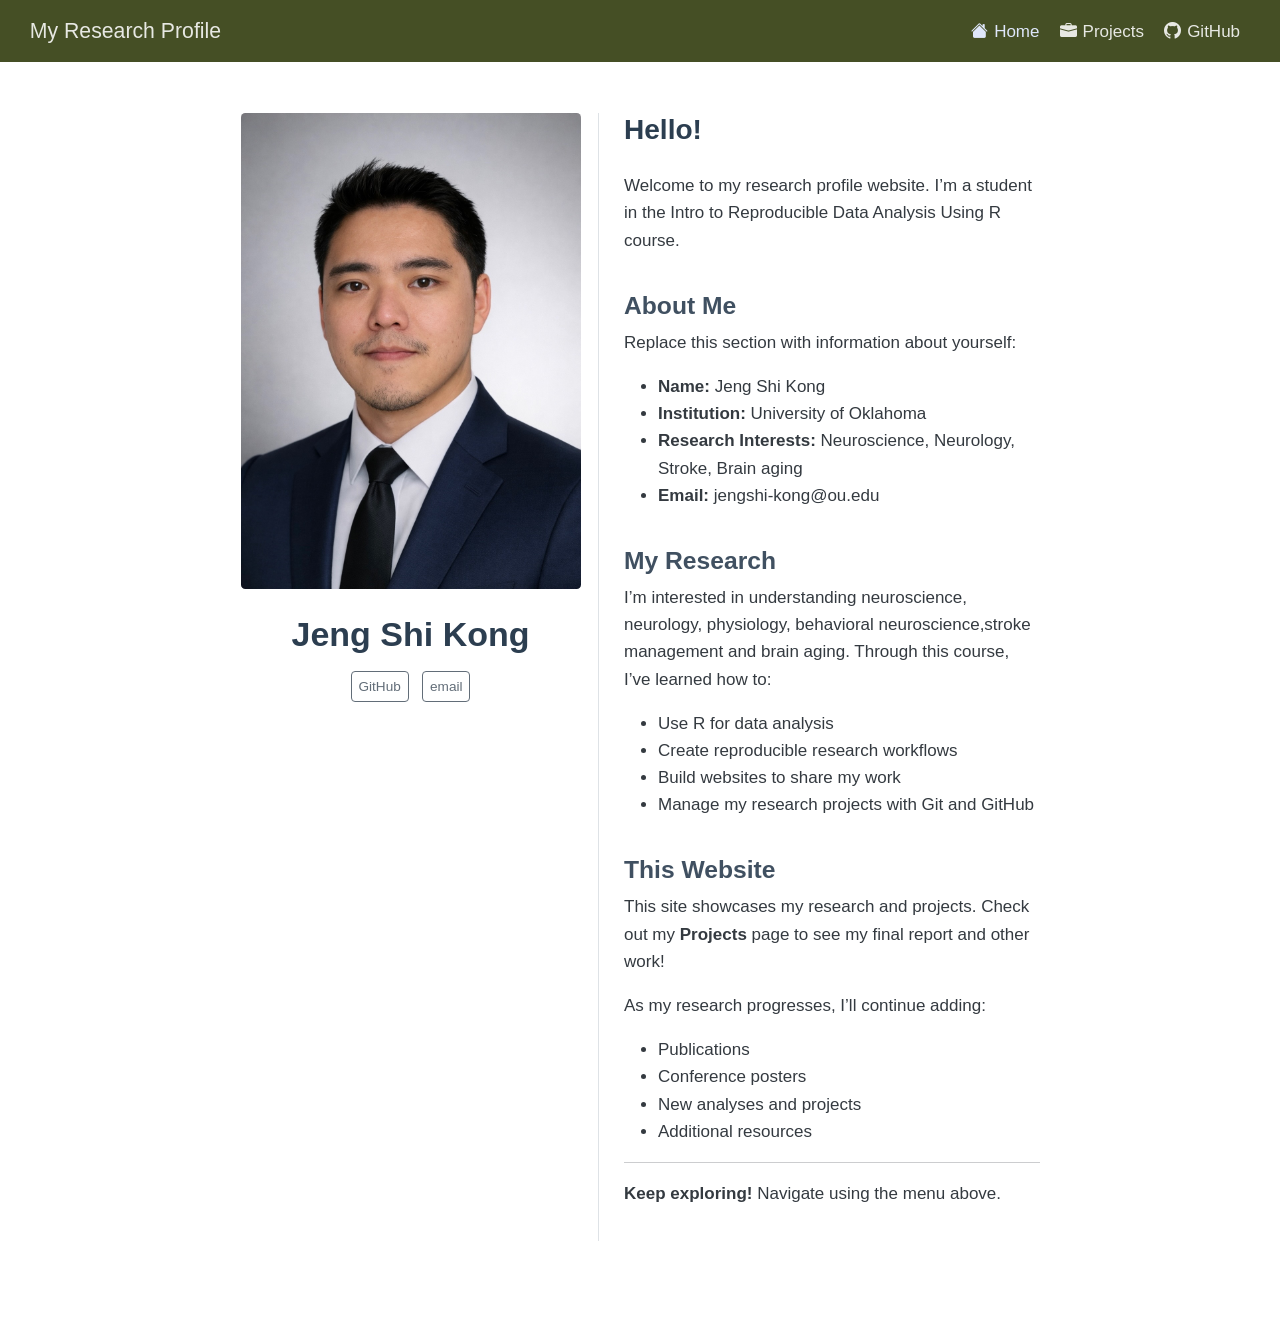
<file: docs/index.html>
<!DOCTYPE html>
<html xmlns="http://www.w3.org/1999/xhtml" lang="en" xml:lang="en"><head>

<meta charset="utf-8">
<meta name="generator" content="quarto-1.9.38">

<meta name="viewport" content="width=device-width, initial-scale=1.0, user-scalable=yes">


<title>Jeng Shi Kong – My Research Profile</title>
<style>
/* Default styles provided by pandoc.
** See https://pandoc.org/MANUAL.html#variables-for-html for config info.
*/
code{white-space: pre-wrap;}
span.smallcaps{font-variant: small-caps;}
div.columns{display: flex; gap: min(4vw, 1.5em);}
div.column{flex: auto; overflow-x: auto;}
div.hanging-indent{margin-left: 1.5em; text-indent: -1.5em;}
ul.task-list{list-style: none;}
ul.task-list li input[type="checkbox"] {
  width: 0.8em;
  margin: 0 0.8em 0.2em -1em; /* quarto-specific, see https://github.com/quarto-dev/quarto-cli/issues/4556 */ 
  vertical-align: middle;
}
</style>


<script src="site_libs/quarto-nav/quarto-nav.js"></script>
<script src="site_libs/quarto-nav/headroom.min.js"></script>
<script src="site_libs/clipboard/clipboard.min.js"></script>
<script src="site_libs/quarto-search/autocomplete.umd.js"></script>
<script src="site_libs/quarto-search/fuse.min.js"></script>
<script src="site_libs/quarto-search/quarto-search.js"></script>
<meta name="quarto:offset" content="./">
<script src="site_libs/quarto-html/quarto.js" type="module"></script>
<script src="site_libs/quarto-html/tabsets/tabsets.js" type="module"></script>
<script src="site_libs/quarto-html/popper.min.js"></script>
<script src="site_libs/quarto-html/tippy.umd.min.js"></script>
<link href="site_libs/quarto-html/tippy.css" rel="stylesheet">
<link href="site_libs/quarto-html/quarto-syntax-highlighting-15634bcf2e68342d4ad2dfa704d543f6.css" rel="stylesheet" id="quarto-text-highlighting-styles">
<script src="site_libs/bootstrap/bootstrap.min.js"></script>
<link href="site_libs/bootstrap/bootstrap-icons.css" rel="stylesheet">
<link href="site_libs/bootstrap/bootstrap-c838024fea7a2f2e75b99d45b7e2cab6.min.css" rel="stylesheet" append-hash="true" id="quarto-bootstrap" data-mode="light">
<script id="quarto-search-options" type="application/json">{
  "location": "navbar",
  "copy-button": false,
  "collapse-after": 3,
  "panel-placement": "end",
  "type": "overlay",
  "limit": 50,
  "keyboard-shortcut": [
    "f",
    "/",
    "s"
  ],
  "show-item-context": false,
  "language": {
    "search-no-results-text": "No results",
    "search-matching-documents-text": "matching documents",
    "search-copy-link-title": "Copy link to search",
    "search-hide-matches-text": "Hide additional matches",
    "search-more-match-text": "more match in this document",
    "search-more-matches-text": "more matches in this document",
    "search-clear-button-title": "Clear",
    "search-text-placeholder": "",
    "search-detached-cancel-button-title": "Cancel",
    "search-submit-button-title": "Submit",
    "search-label": "Search"
  }
}</script>


<link rel="stylesheet" href="styles.css">
</head>

<body class="nav-fixed fullcontent quarto-light">

<div id="quarto-search-results"></div>
  <header id="quarto-header" class="headroom fixed-top">
    <nav class="navbar navbar-expand-lg " data-bs-theme="dark">
      <div class="navbar-container container-fluid">
      <div class="navbar-brand-container mx-auto">
    <a class="navbar-brand" href="./index.html">
    <span class="navbar-title">My Research Profile</span>
    </a>
  </div>
          <button class="navbar-toggler" type="button" data-bs-toggle="collapse" data-bs-target="#navbarCollapse" aria-controls="navbarCollapse" role="menu" aria-expanded="false" aria-label="Toggle navigation" onclick="if (window.quartoToggleHeadroom) { window.quartoToggleHeadroom(); }">
  <span class="navbar-toggler-icon"></span>
</button>
          <div class="collapse navbar-collapse" id="navbarCollapse">
            <ul class="navbar-nav navbar-nav-scroll ms-auto">
  <li class="nav-item">
    <a class="nav-link active" href="./index.html" aria-current="page"> <i class="bi bi-house-fill" role="img">
</i> 
<span class="menu-text">Home</span></a>
  </li>  
  <li class="nav-item">
    <a class="nav-link" href="./projects.html"> <i class="bi bi-briefcase-fill" role="img">
</i> 
<span class="menu-text">Projects</span></a>
  </li>  
  <li class="nav-item">
    <a class="nav-link" href="https://github.com/JS-Kong1121/jengshikong.github.io"> <i class="bi bi-github" role="img">
</i> 
<span class="menu-text">GitHub</span></a>
  </li>  
</ul>
          </div> <!-- /navcollapse -->
            <div class="quarto-navbar-tools">
</div>
      </div> <!-- /container-fluid -->
    </nav>
</header>
<!-- content -->
<div id="quarto-content" class="quarto-container page-columns page-rows-contents page-layout-article page-navbar">
<!-- sidebar -->
<!-- margin-sidebar -->
    
<!-- main -->
<div class="quarto-about-trestles">
  <div class="about-entity">
    <img src="image.jpeg" class="about-image
  rounded " style="width: 20em;">
<header id="title-block-header" class="quarto-title-block default">
<div class="quarto-title">
<h1 class="title">Jeng Shi Kong</h1>
</div>
<div class="quarto-title-meta">
  </div>
</header>
    <div class="about-links">
  <a href="https://github.com/JS-Kong1121/jengshikong.github.io" class="about-link" rel="" target="">
     <span class="about-link-text">GitHub</span>
  </a>
  <a href="mailto:jengshi-kong@ou.edu" class="about-link" rel="" target="">
     <span class="about-link-text">email</span>
  </a>
</div>
  </div>
  <div class="about-contents"><main class="content" id="quarto-document-content">
<section id="hello" class="level2 columnpage">
<h2 data-anchor-id="hello">Hello!</h2>
<p>Welcome to my research profile website. I’m a student in the Intro to Reproducible Data Analysis Using R course.</p>
<section id="about-me" class="level3">
<h3 data-anchor-id="about-me">About Me</h3>
<p>Replace this section with information about yourself:</p>
<ul>
<li><strong>Name:</strong> Jeng Shi Kong</li>
<li><strong>Institution:</strong> University of Oklahoma</li>
<li><strong>Research Interests:</strong> Neuroscience, Neurology, Stroke, Brain aging</li>
<li><strong>Email:</strong> jengshi-kong@ou.edu</li>
</ul>
</section>
<section id="my-research" class="level3">
<h3 data-anchor-id="my-research">My Research</h3>
<p>I’m interested in understanding neuroscience, neurology, physiology, behavioral neuroscience,stroke management and brain aging. Through this course, I’ve learned how to:</p>
<ul>
<li>Use R for data analysis</li>
<li>Create reproducible research workflows</li>
<li>Build websites to share my work</li>
<li>Manage my research projects with Git and GitHub</li>
</ul>
</section>
<section id="this-website" class="level3">
<h3 data-anchor-id="this-website">This Website</h3>
<p>This site showcases my research and projects. Check out my <strong>Projects</strong> page to see my final report and other work!</p>
<p>As my research progresses, I’ll continue adding:</p>
<ul>
<li>Publications</li>
<li>Conference posters</li>
<li>New analyses and projects</li>
<li>Additional resources</li>
</ul>
<hr>
<p><strong>Keep exploring!</strong> Navigate using the menu above.</p>
</section>
</section>


</main></div>
</div>
 <!-- /main -->
<script id="quarto-html-after-body" type="application/javascript">
  window.document.addEventListener("DOMContentLoaded", function (event) {
    const isCodeAnnotation = (el) => {
      for (const clz of el.classList) {
        if (clz.startsWith('code-annotation-')) {                     
          return true;
        }
      }
      return false;
    }
    const onCopySuccess = function(e) {
      // button target
      const button = e.trigger;
      // don't keep focus
      button.blur();
      // flash "checked"
      button.classList.add('code-copy-button-checked');
      var currentTitle = button.getAttribute("title");
      button.setAttribute("title", "Copied!");
      let tooltip;
      if (window.bootstrap) {
        button.setAttribute("data-bs-toggle", "tooltip");
        button.setAttribute("data-bs-placement", "left");
        button.setAttribute("data-bs-title", "Copied!");
        tooltip = new bootstrap.Tooltip(button, 
          { trigger: "manual", 
            customClass: "code-copy-button-tooltip",
            offset: [0, -8]});
        tooltip.show();    
      }
      setTimeout(function() {
        if (tooltip) {
          tooltip.hide();
          button.removeAttribute("data-bs-title");
          button.removeAttribute("data-bs-toggle");
          button.removeAttribute("data-bs-placement");
        }
        button.setAttribute("title", currentTitle);
        button.classList.remove('code-copy-button-checked');
      }, 1000);
      // clear code selection
      e.clearSelection();
    }
    const getTextToCopy = function(trigger) {
      const outerScaffold = trigger.parentElement.cloneNode(true);
      const codeEl = outerScaffold.querySelector('code');
      for (const childEl of codeEl.children) {
        if (isCodeAnnotation(childEl)) {
          childEl.remove();
        }
      }
      return codeEl.innerText;
    }
    const clipboard = new window.ClipboardJS('.code-copy-button:not([data-in-quarto-modal])', {
      text: getTextToCopy
    });
    clipboard.on('success', onCopySuccess);
    if (window.document.getElementById('quarto-embedded-source-code-modal')) {
      const clipboardModal = new window.ClipboardJS('.code-copy-button[data-in-quarto-modal]', {
        text: getTextToCopy,
        container: window.document.getElementById('quarto-embedded-source-code-modal')
      });
      clipboardModal.on('success', onCopySuccess);
    }
      var localhostRegex = new RegExp(/^(?:http|https):\/\/localhost\:?[0-9]*\//);
      var mailtoRegex = new RegExp(/^mailto:/);
        var filterRegex = new RegExp('/' + window.location.host + '/');
      var isInternal = (href) => {
          return filterRegex.test(href) || localhostRegex.test(href) || mailtoRegex.test(href);
      }
      // Inspect non-navigation links and adorn them if external
     var links = window.document.querySelectorAll('a[href]:not(.nav-link):not(.navbar-brand):not(.toc-action):not(.sidebar-link):not(.sidebar-item-toggle):not(.pagination-link):not(.no-external):not([aria-hidden]):not(.dropdown-item):not(.quarto-navigation-tool):not(.about-link)');
      for (var i=0; i<links.length; i++) {
        const link = links[i];
        if (!isInternal(link.href)) {
          // undo the damage that might have been done by quarto-nav.js in the case of
          // links that we want to consider external
          if (link.dataset.originalHref !== undefined) {
            link.href = link.dataset.originalHref;
          }
        }
      }
    function tippyHover(el, contentFn, onTriggerFn, onUntriggerFn) {
      const config = {
        allowHTML: true,
        maxWidth: 500,
        delay: 100,
        arrow: false,
        appendTo: function(el) {
            return el.parentElement;
        },
        interactive: true,
        interactiveBorder: 10,
        theme: 'quarto',
        placement: 'bottom-start',
      };
      if (contentFn) {
        config.content = contentFn;
      }
      if (onTriggerFn) {
        config.onTrigger = onTriggerFn;
      }
      if (onUntriggerFn) {
        config.onUntrigger = onUntriggerFn;
      }
      window.tippy(el, config); 
    }
    const noterefs = window.document.querySelectorAll('a[role="doc-noteref"]');
    for (var i=0; i<noterefs.length; i++) {
      const ref = noterefs[i];
      tippyHover(ref, function() {
        // use id or data attribute instead here
        let href = ref.getAttribute('data-footnote-href') || ref.getAttribute('href');
        try { href = new URL(href).hash; } catch {}
        const id = href.replace(/^#\/?/, "");
        const note = window.document.getElementById(id);
        if (note) {
          return note.innerHTML;
        } else {
          return "";
        }
      });
    }
    const xrefs = window.document.querySelectorAll('a.quarto-xref');
    const processXRef = (id, note) => {
      // Strip column container classes
      const stripColumnClz = (el) => {
        el.classList.remove("page-full", "page-columns");
        if (el.children) {
          for (const child of el.children) {
            stripColumnClz(child);
          }
        }
      }
      stripColumnClz(note)
      if (id === null || id.startsWith('sec-')) {
        // Special case sections, only their first couple elements
        const container = document.createElement("div");
        if (note.children && note.children.length > 2) {
          container.appendChild(note.children[0].cloneNode(true));
          for (let i = 1; i < note.children.length; i++) {
            const child = note.children[i];
            if (child.tagName === "P" && child.innerText === "") {
              continue;
            } else {
              container.appendChild(child.cloneNode(true));
              break;
            }
          }
          if (window.Quarto?.typesetMath) {
            window.Quarto.typesetMath(container);
          }
          return container.innerHTML
        } else {
          if (window.Quarto?.typesetMath) {
            window.Quarto.typesetMath(note);
          }
          return note.innerHTML;
        }
      } else {
        // Remove any anchor links if they are present
        const anchorLink = note.querySelector('a.anchorjs-link');
        if (anchorLink) {
          anchorLink.remove();
        }
        if (window.Quarto?.typesetMath) {
          window.Quarto.typesetMath(note);
        }
        if (note.classList.contains("callout")) {
          return note.outerHTML;
        } else {
          return note.innerHTML;
        }
      }
    }
    for (var i=0; i<xrefs.length; i++) {
      const xref = xrefs[i];
      tippyHover(xref, undefined, function(instance) {
        instance.disable();
        let url = xref.getAttribute('href');
        let hash = undefined; 
        if (url.startsWith('#')) {
          hash = url;
        } else {
          try { hash = new URL(url).hash; } catch {}
        }
        if (hash) {
          const id = hash.replace(/^#\/?/, "");
          const note = window.document.getElementById(id);
          if (note !== null) {
            try {
              const html = processXRef(id, note.cloneNode(true));
              instance.setContent(html);
            } finally {
              instance.enable();
              instance.show();
            }
          } else {
            // See if we can fetch this
            fetch(url.split('#')[0])
            .then(res => res.text())
            .then(html => {
              const parser = new DOMParser();
              const htmlDoc = parser.parseFromString(html, "text/html");
              const note = htmlDoc.getElementById(id);
              if (note !== null) {
                const html = processXRef(id, note);
                instance.setContent(html);
              } 
            }).finally(() => {
              instance.enable();
              instance.show();
            });
          }
        } else {
          // See if we can fetch a full url (with no hash to target)
          // This is a special case and we should probably do some content thinning / targeting
          fetch(url)
          .then(res => res.text())
          .then(html => {
            const parser = new DOMParser();
            const htmlDoc = parser.parseFromString(html, "text/html");
            const note = htmlDoc.querySelector('main.content');
            if (note !== null) {
              // This should only happen for chapter cross references
              // (since there is no id in the URL)
              // remove the first header
              if (note.children.length > 0 && note.children[0].tagName === "HEADER") {
                note.children[0].remove();
              }
              const html = processXRef(null, note);
              instance.setContent(html);
            } 
          }).finally(() => {
            instance.enable();
            instance.show();
          });
        }
      }, function(instance) {
      });
    }
        let selectedAnnoteEl;
        const selectorForAnnotation = ( cell, annotation) => {
          let cellAttr = 'data-code-cell="' + cell + '"';
          let lineAttr = 'data-code-annotation="' +  annotation + '"';
          const selector = 'span[' + cellAttr + '][' + lineAttr + ']';
          return selector;
        }
        const selectCodeLines = (annoteEl) => {
          const doc = window.document;
          const targetCell = annoteEl.getAttribute("data-target-cell");
          const targetAnnotation = annoteEl.getAttribute("data-target-annotation");
          const annoteSpan = window.document.querySelector(selectorForAnnotation(targetCell, targetAnnotation));
          const lines = annoteSpan.getAttribute("data-code-lines").split(",");
          const lineIds = lines.map((line) => {
            return targetCell + "-" + line;
          })
          let top = null;
          let height = null;
          let parent = null;
          if (lineIds.length > 0) {
              //compute the position of the single el (top and bottom and make a div)
              const el = window.document.getElementById(lineIds[0]);
              top = el.offsetTop;
              height = el.offsetHeight;
              parent = el.parentElement.parentElement;
            if (lineIds.length > 1) {
              const lastEl = window.document.getElementById(lineIds[lineIds.length - 1]);
              const bottom = lastEl.offsetTop + lastEl.offsetHeight;
              height = bottom - top;
            }
            if (top !== null && height !== null && parent !== null) {
              // cook up a div (if necessary) and position it 
              let div = window.document.getElementById("code-annotation-line-highlight");
              if (div === null) {
                div = window.document.createElement("div");
                div.setAttribute("id", "code-annotation-line-highlight");
                div.style.position = 'absolute';
                parent.appendChild(div);
              }
              div.style.top = top - 2 + "px";
              div.style.height = height + 4 + "px";
              div.style.left = 0;
              let gutterDiv = window.document.getElementById("code-annotation-line-highlight-gutter");
              if (gutterDiv === null) {
                gutterDiv = window.document.createElement("div");
                gutterDiv.setAttribute("id", "code-annotation-line-highlight-gutter");
                gutterDiv.style.position = 'absolute';
                const codeCell = window.document.getElementById(targetCell);
                const gutter = codeCell.querySelector('.code-annotation-gutter');
                gutter.appendChild(gutterDiv);
              }
              gutterDiv.style.top = top - 2 + "px";
              gutterDiv.style.height = height + 4 + "px";
            }
            selectedAnnoteEl = annoteEl;
          }
        };
        const unselectCodeLines = () => {
          const elementsIds = ["code-annotation-line-highlight", "code-annotation-line-highlight-gutter"];
          elementsIds.forEach((elId) => {
            const div = window.document.getElementById(elId);
            if (div) {
              div.remove();
            }
          });
          selectedAnnoteEl = undefined;
        };
          // Handle positioning of the toggle
      window.addEventListener(
        "resize",
        throttle(() => {
          elRect = undefined;
          if (selectedAnnoteEl) {
            selectCodeLines(selectedAnnoteEl);
          }
        }, 10)
      );
      function throttle(fn, ms) {
      let throttle = false;
      let timer;
        return (...args) => {
          if(!throttle) { // first call gets through
              fn.apply(this, args);
              throttle = true;
          } else { // all the others get throttled
              if(timer) clearTimeout(timer); // cancel #2
              timer = setTimeout(() => {
                fn.apply(this, args);
                timer = throttle = false;
              }, ms);
          }
        };
      }
        // Attach click handler to the DT
        const annoteDls = window.document.querySelectorAll('dt[data-target-cell]');
        for (const annoteDlNode of annoteDls) {
          annoteDlNode.addEventListener('click', (event) => {
            const clickedEl = event.target;
            if (clickedEl !== selectedAnnoteEl) {
              unselectCodeLines();
              const activeEl = window.document.querySelector('dt[data-target-cell].code-annotation-active');
              if (activeEl) {
                activeEl.classList.remove('code-annotation-active');
              }
              selectCodeLines(clickedEl);
              clickedEl.classList.add('code-annotation-active');
            } else {
              // Unselect the line
              unselectCodeLines();
              clickedEl.classList.remove('code-annotation-active');
            }
          });
        }
    const findCites = (el) => {
      const parentEl = el.parentElement;
      if (parentEl) {
        const cites = parentEl.dataset.cites;
        if (cites) {
          return {
            el,
            cites: cites.split(' ')
          };
        } else {
          return findCites(el.parentElement)
        }
      } else {
        return undefined;
      }
    };
    var bibliorefs = window.document.querySelectorAll('a[role="doc-biblioref"]');
    for (var i=0; i<bibliorefs.length; i++) {
      const ref = bibliorefs[i];
      const citeInfo = findCites(ref);
      if (citeInfo) {
        tippyHover(citeInfo.el, function() {
          var popup = window.document.createElement('div');
          citeInfo.cites.forEach(function(cite) {
            var citeDiv = window.document.createElement('div');
            citeDiv.classList.add('hanging-indent');
            citeDiv.classList.add('csl-entry');
            var biblioDiv = window.document.getElementById('ref-' + cite);
            if (biblioDiv) {
              citeDiv.innerHTML = biblioDiv.innerHTML;
            }
            popup.appendChild(citeDiv);
          });
          return popup.innerHTML;
        });
      }
    }
  });
  </script>
</div> <!-- /content -->




</body></html>
</file>
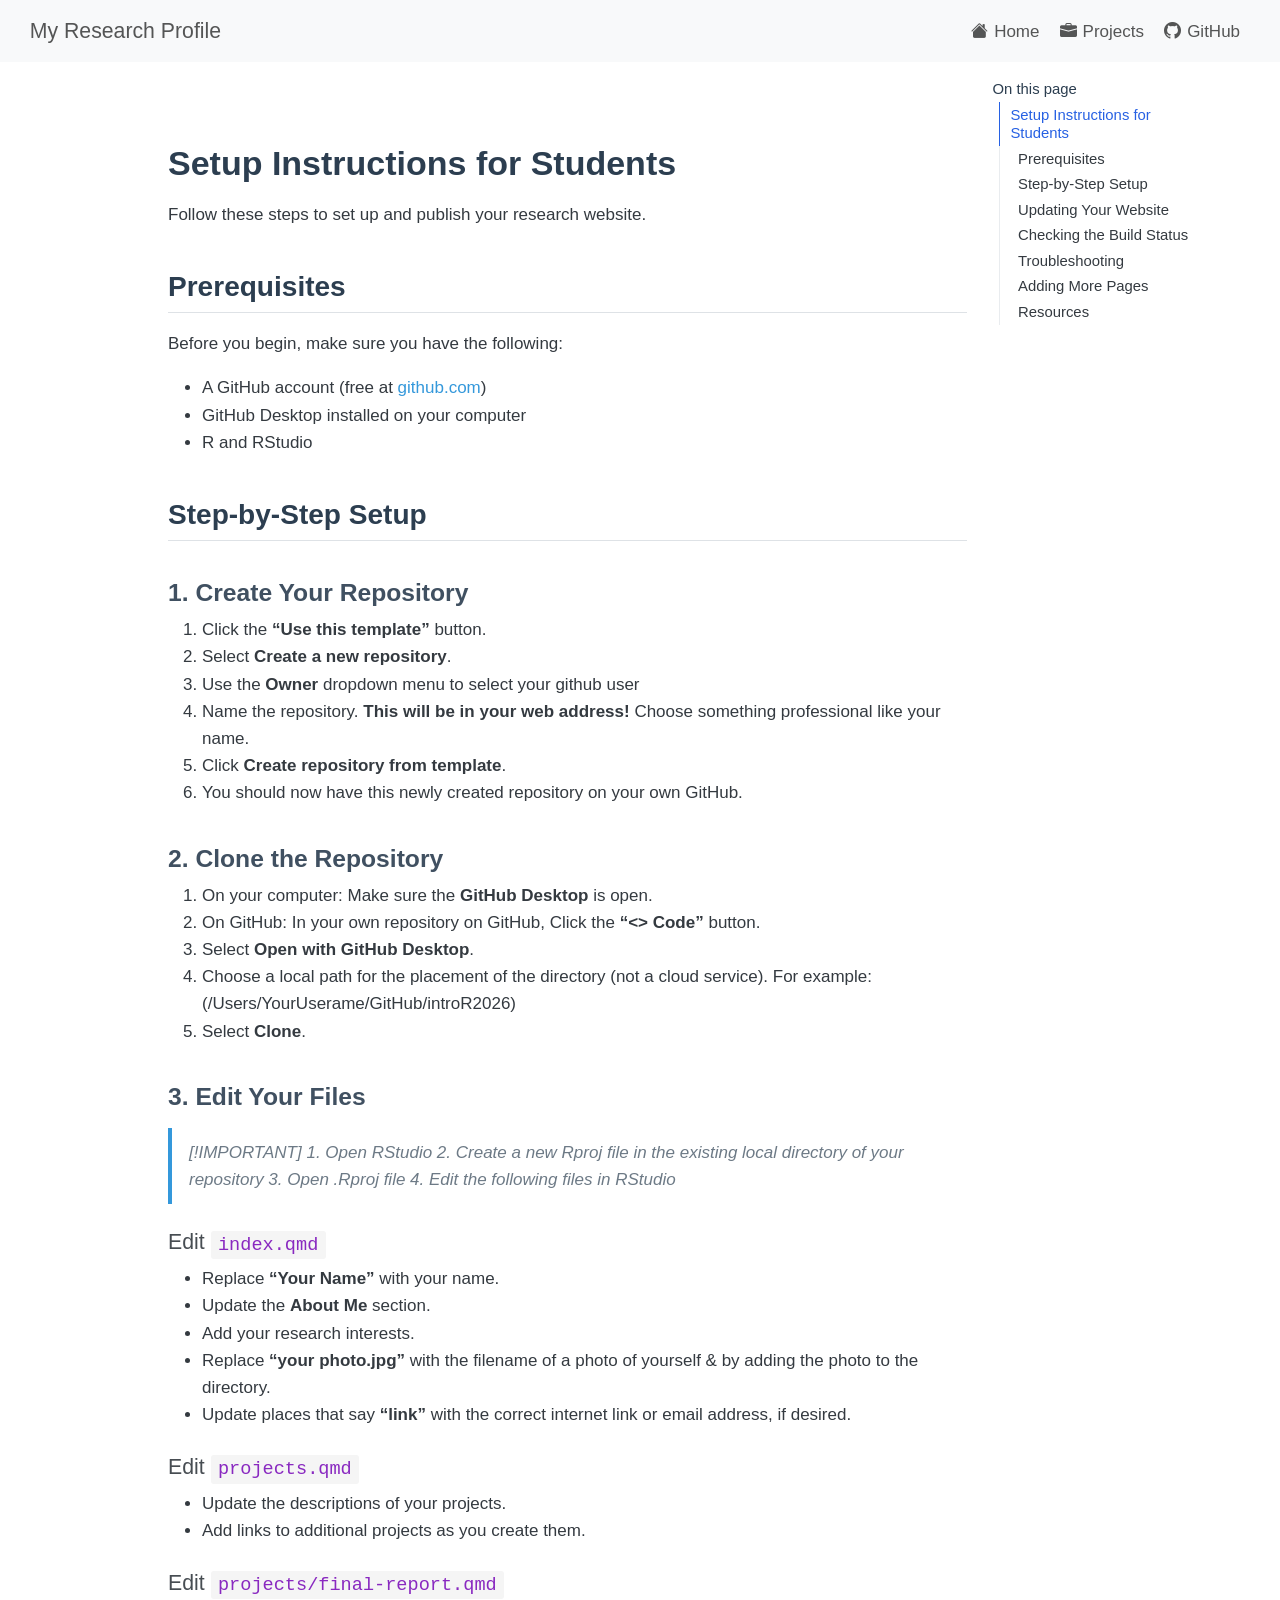
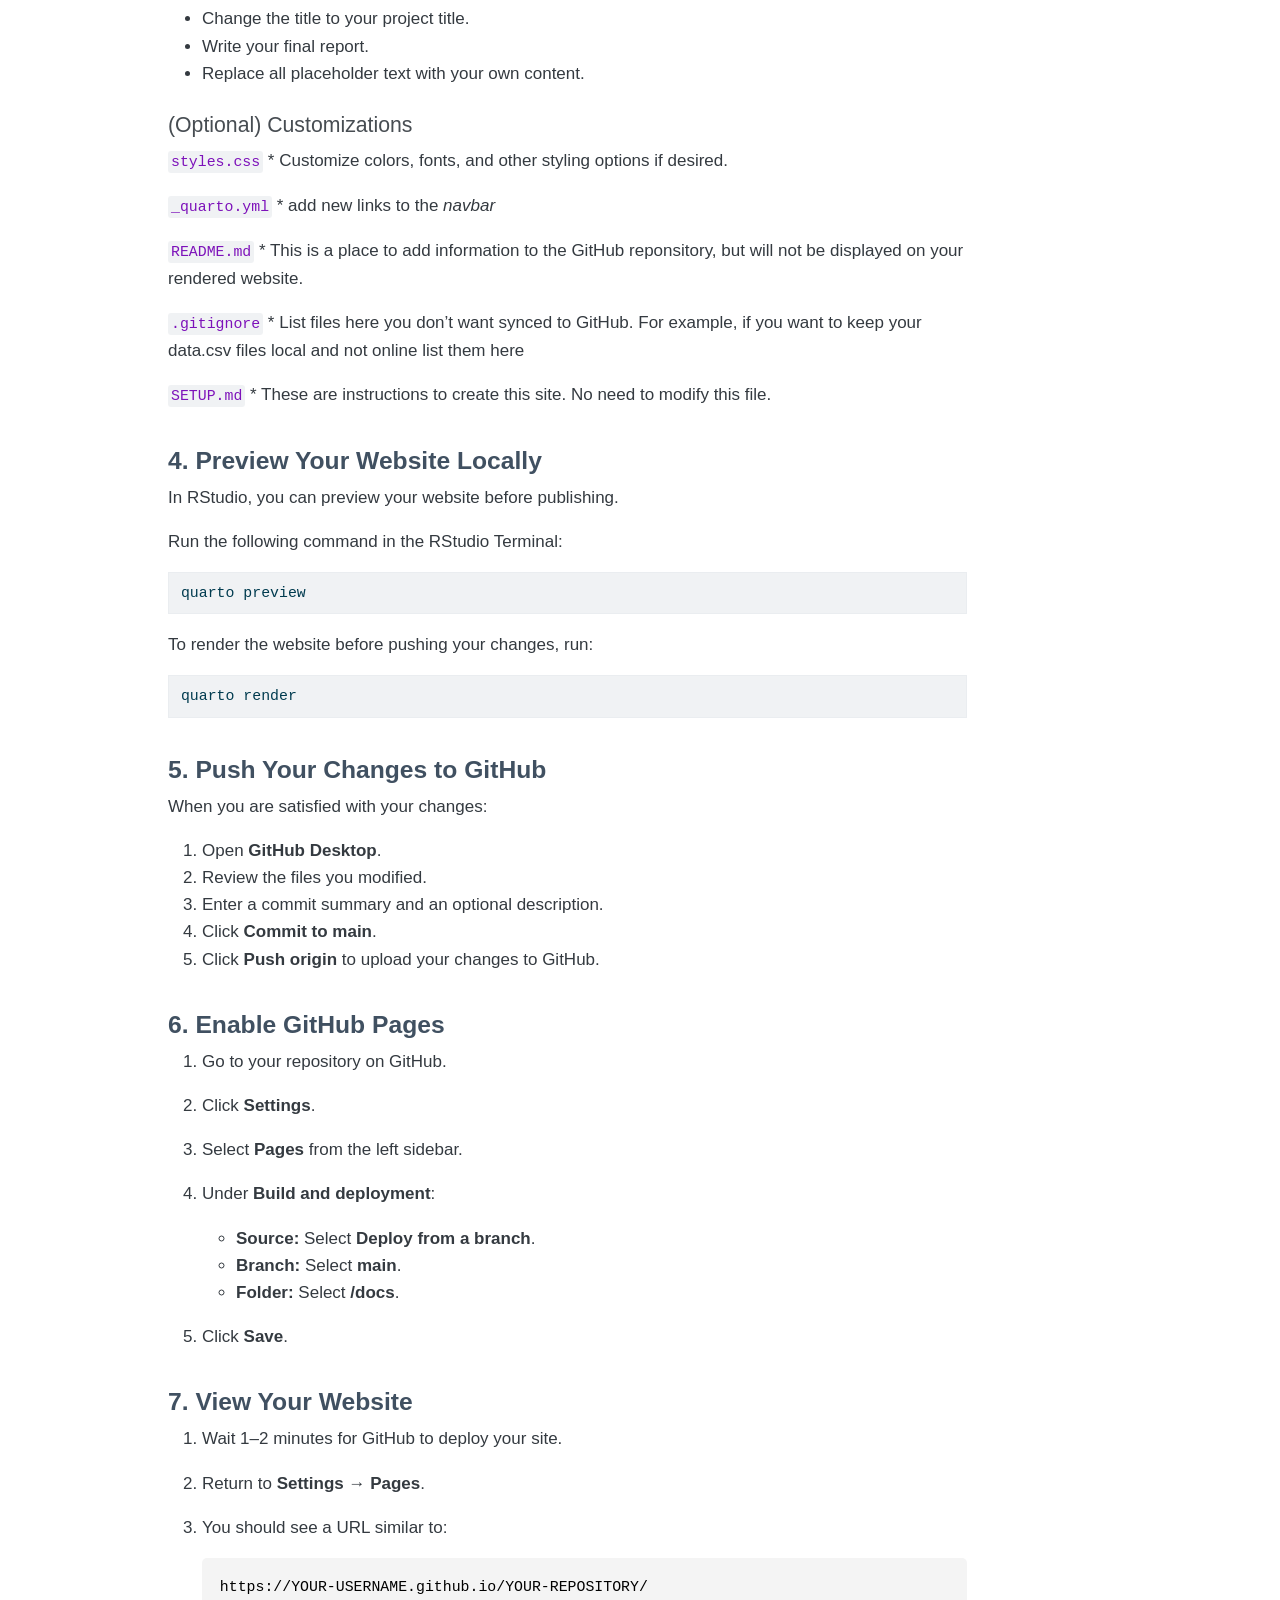
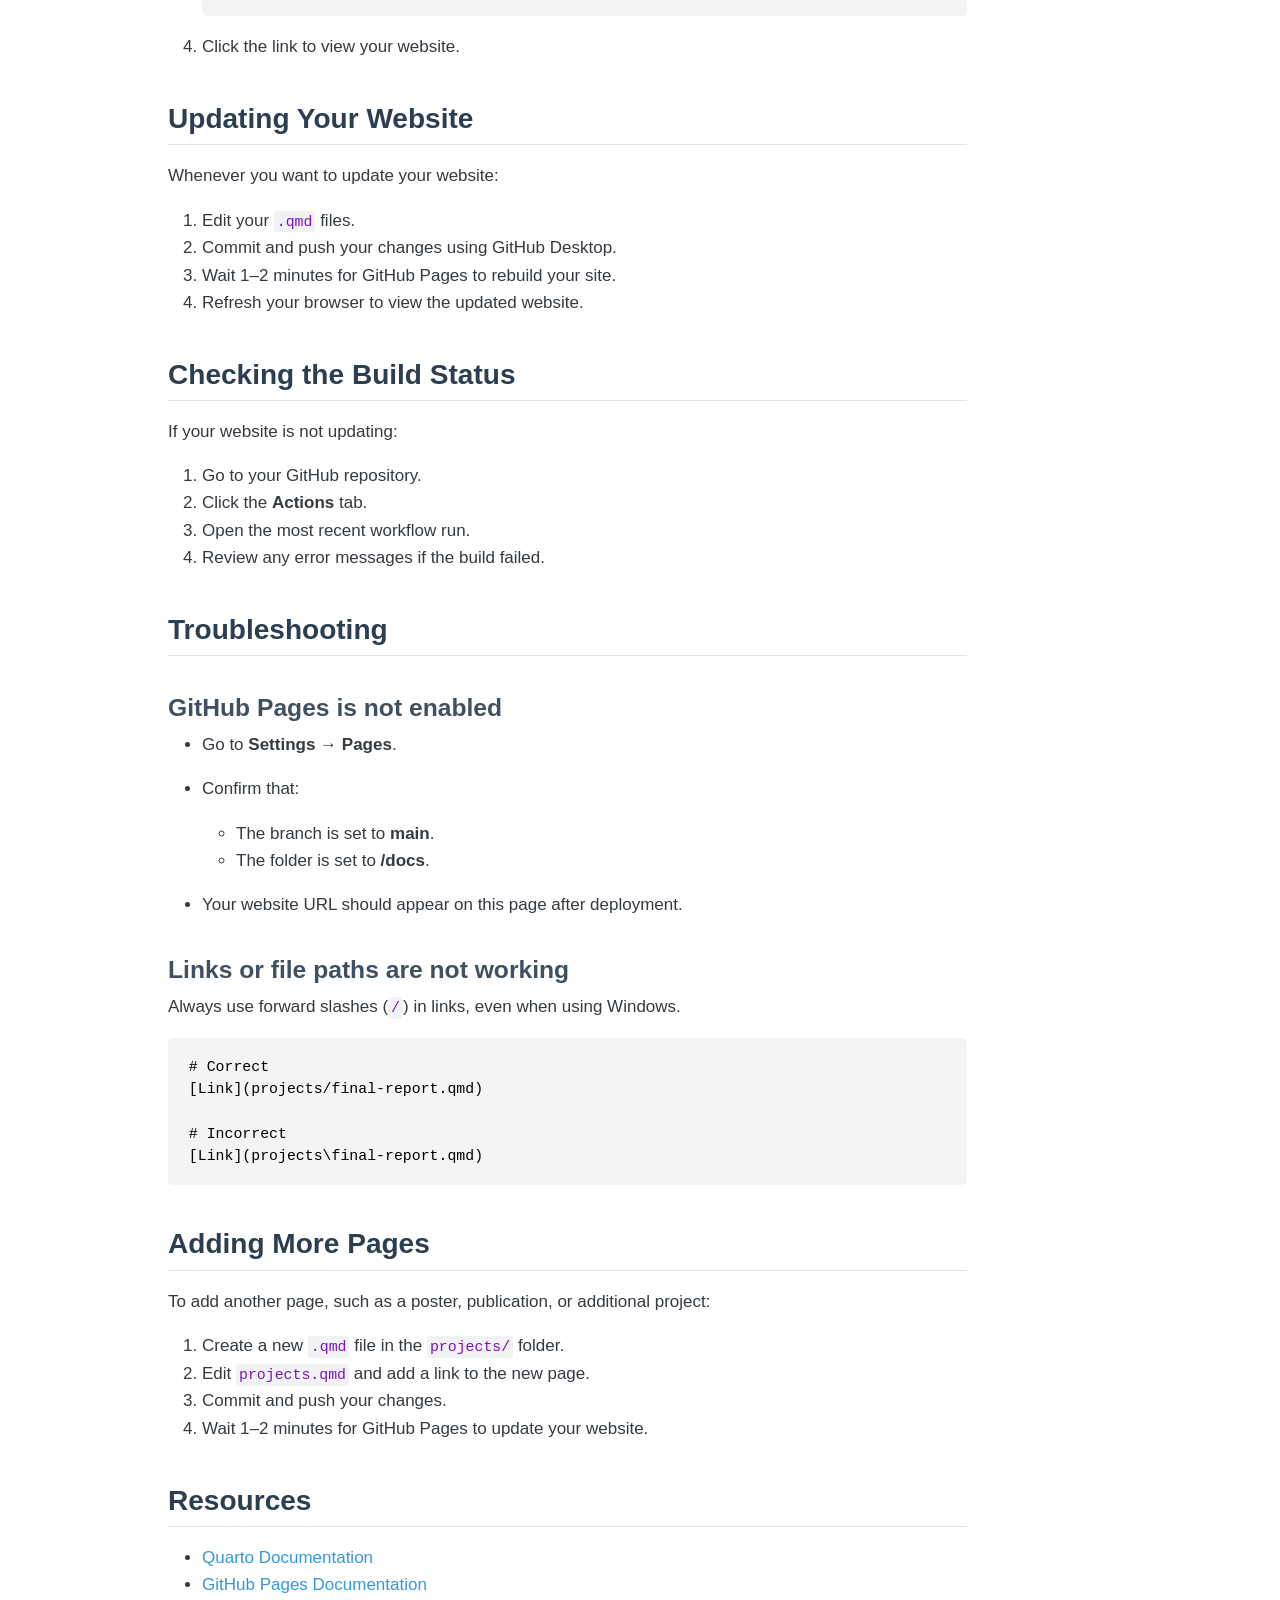
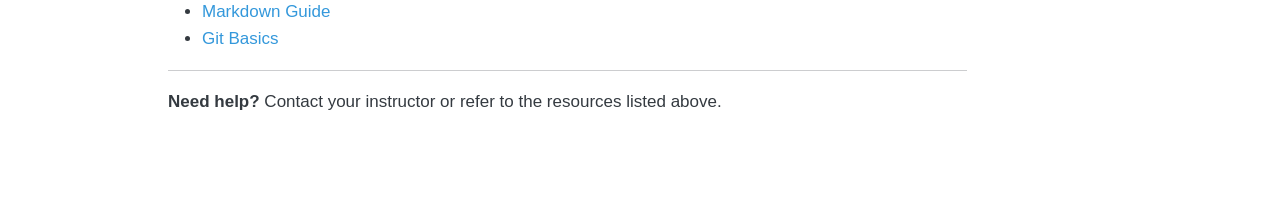
<file: SETUP.html>
<!DOCTYPE html>
<html xmlns="http://www.w3.org/1999/xhtml" lang="en" xml:lang="en"><head>

<meta charset="utf-8">
<meta name="generator" content="quarto-1.9.38">

<meta name="viewport" content="width=device-width, initial-scale=1.0, user-scalable=yes">


<title>setup – My Research Profile</title>
<style>
/* Default styles provided by pandoc.
** See https://pandoc.org/MANUAL.html#variables-for-html for config info.
*/
code{white-space: pre-wrap;}
span.smallcaps{font-variant: small-caps;}
div.columns{display: flex; gap: min(4vw, 1.5em);}
div.column{flex: auto; overflow-x: auto;}
div.hanging-indent{margin-left: 1.5em; text-indent: -1.5em;}
ul.task-list{list-style: none;}
ul.task-list li input[type="checkbox"] {
  width: 0.8em;
  margin: 0 0.8em 0.2em -1em; /* quarto-specific, see https://github.com/quarto-dev/quarto-cli/issues/4556 */ 
  vertical-align: middle;
}
/* CSS for syntax highlighting */
html { -webkit-text-size-adjust: 100%; }
pre > code.sourceCode { white-space: pre; position: relative; }
pre > code.sourceCode > span { display: inline-block; line-height: 1.25; }
pre > code.sourceCode > span:empty { height: 1.2em; }
.sourceCode { overflow: visible; }
code.sourceCode > span { color: inherit; text-decoration: inherit; }
div.sourceCode { margin: 1em 0; }
pre.sourceCode { margin: 0; }
@media screen {
div.sourceCode { overflow: auto; }
}
@media print {
pre > code.sourceCode { white-space: pre-wrap; }
pre > code.sourceCode > span { text-indent: -5em; padding-left: 5em; }
}
pre.numberSource code
  { counter-reset: source-line 0; }
pre.numberSource code > span
  { position: relative; left: -4em; counter-increment: source-line; }
pre.numberSource code > span > a:first-child::before
  { content: counter(source-line);
    position: relative; left: -1em; text-align: right; vertical-align: baseline;
    border: none; display: inline-block;
    -webkit-touch-callout: none; -webkit-user-select: none;
    -khtml-user-select: none; -moz-user-select: none;
    -ms-user-select: none; user-select: none;
    padding: 0 4px; width: 4em;
  }
pre.numberSource { margin-left: 3em;  padding-left: 4px; }
div.sourceCode
  {   }
@media screen {
pre > code.sourceCode > span > a:first-child::before { text-decoration: underline; }
}
</style>


<script src="site_libs/quarto-nav/quarto-nav.js"></script>
<script src="site_libs/quarto-nav/headroom.min.js"></script>
<script src="site_libs/clipboard/clipboard.min.js"></script>
<script src="site_libs/quarto-search/autocomplete.umd.js"></script>
<script src="site_libs/quarto-search/fuse.min.js"></script>
<script src="site_libs/quarto-search/quarto-search.js"></script>
<meta name="quarto:offset" content="./">
<script src="site_libs/quarto-html/quarto.js" type="module"></script>
<script src="site_libs/quarto-html/tabsets/tabsets.js" type="module"></script>
<script src="site_libs/quarto-html/popper.min.js"></script>
<script src="site_libs/quarto-html/tippy.umd.min.js"></script>
<script src="site_libs/quarto-html/anchor.min.js"></script>
<link href="site_libs/quarto-html/tippy.css" rel="stylesheet">
<link href="site_libs/quarto-html/quarto-syntax-highlighting-15634bcf2e68342d4ad2dfa704d543f6.css" rel="stylesheet" id="quarto-text-highlighting-styles">
<script src="site_libs/bootstrap/bootstrap.min.js"></script>
<link href="site_libs/bootstrap/bootstrap-icons.css" rel="stylesheet">
<link href="site_libs/bootstrap/bootstrap-bda65858d638fb4c085804bc14c4d351.min.css" rel="stylesheet" append-hash="true" id="quarto-bootstrap" data-mode="light">
<script id="quarto-search-options" type="application/json">{
  "location": "navbar",
  "copy-button": false,
  "collapse-after": 3,
  "panel-placement": "end",
  "type": "overlay",
  "limit": 50,
  "keyboard-shortcut": [
    "f",
    "/",
    "s"
  ],
  "show-item-context": false,
  "language": {
    "search-no-results-text": "No results",
    "search-matching-documents-text": "matching documents",
    "search-copy-link-title": "Copy link to search",
    "search-hide-matches-text": "Hide additional matches",
    "search-more-match-text": "more match in this document",
    "search-more-matches-text": "more matches in this document",
    "search-clear-button-title": "Clear",
    "search-text-placeholder": "",
    "search-detached-cancel-button-title": "Cancel",
    "search-submit-button-title": "Submit",
    "search-label": "Search"
  }
}</script>


<link rel="stylesheet" href="styles.css">
</head>

<body class="nav-fixed quarto-light">

<div id="quarto-search-results"></div>
  <header id="quarto-header" class="headroom fixed-top">
    <nav class="navbar navbar-expand-lg " data-bs-theme="dark">
      <div class="navbar-container container-fluid">
      <div class="navbar-brand-container mx-auto">
    <a class="navbar-brand" href="./index.html">
    <span class="navbar-title">My Research Profile</span>
    </a>
  </div>
          <button class="navbar-toggler" type="button" data-bs-toggle="collapse" data-bs-target="#navbarCollapse" aria-controls="navbarCollapse" role="menu" aria-expanded="false" aria-label="Toggle navigation" onclick="if (window.quartoToggleHeadroom) { window.quartoToggleHeadroom(); }">
  <span class="navbar-toggler-icon"></span>
</button>
          <div class="collapse navbar-collapse" id="navbarCollapse">
            <ul class="navbar-nav navbar-nav-scroll ms-auto">
  <li class="nav-item">
    <a class="nav-link" href="./index.html"> <i class="bi bi-house-fill" role="img">
</i> 
<span class="menu-text">Home</span></a>
  </li>  
  <li class="nav-item">
    <a class="nav-link" href="./projects.html"> <i class="bi bi-briefcase-fill" role="img">
</i> 
<span class="menu-text">Projects</span></a>
  </li>  
  <li class="nav-item">
    <a class="nav-link" href="https://github.com/JS-Kong1121/jengshikong.github.io"> <i class="bi bi-github" role="img">
</i> 
<span class="menu-text">GitHub</span></a>
  </li>  
</ul>
          </div> <!-- /navcollapse -->
            <div class="quarto-navbar-tools">
</div>
      </div> <!-- /container-fluid -->
    </nav>
</header>
<!-- content -->
<div id="quarto-content" class="quarto-container page-columns page-rows-contents page-layout-article page-navbar">
<!-- sidebar -->
<!-- margin-sidebar -->
    <div id="quarto-margin-sidebar" class="sidebar margin-sidebar">
        <nav id="TOC" role="doc-toc" class="toc-active">
    <h2 id="toc-title">On this page</h2>
   
  <ul>
  <li><a href="#setup-instructions-for-students" id="toc-setup-instructions-for-students" class="nav-link active" data-scroll-target="#setup-instructions-for-students">Setup Instructions for Students</a>
  <ul class="collapse">
  <li><a href="#prerequisites" id="toc-prerequisites" class="nav-link" data-scroll-target="#prerequisites">Prerequisites</a></li>
  <li><a href="#step-by-step-setup" id="toc-step-by-step-setup" class="nav-link" data-scroll-target="#step-by-step-setup">Step-by-Step Setup</a>
  <ul class="collapse">
  <li><a href="#create-your-repository" id="toc-create-your-repository" class="nav-link" data-scroll-target="#create-your-repository">1. Create Your Repository</a></li>
  <li><a href="#clone-the-repository" id="toc-clone-the-repository" class="nav-link" data-scroll-target="#clone-the-repository">2. Clone the Repository</a></li>
  <li><a href="#edit-your-files" id="toc-edit-your-files" class="nav-link" data-scroll-target="#edit-your-files">3. Edit Your Files</a></li>
  <li><a href="#preview-your-website-locally" id="toc-preview-your-website-locally" class="nav-link" data-scroll-target="#preview-your-website-locally">4. Preview Your Website Locally</a></li>
  <li><a href="#push-your-changes-to-github" id="toc-push-your-changes-to-github" class="nav-link" data-scroll-target="#push-your-changes-to-github">5. Push Your Changes to GitHub</a></li>
  <li><a href="#enable-github-pages" id="toc-enable-github-pages" class="nav-link" data-scroll-target="#enable-github-pages">6. Enable GitHub Pages</a></li>
  <li><a href="#view-your-website" id="toc-view-your-website" class="nav-link" data-scroll-target="#view-your-website">7. View Your Website</a></li>
  </ul></li>
  <li><a href="#updating-your-website" id="toc-updating-your-website" class="nav-link" data-scroll-target="#updating-your-website">Updating Your Website</a></li>
  <li><a href="#checking-the-build-status" id="toc-checking-the-build-status" class="nav-link" data-scroll-target="#checking-the-build-status">Checking the Build Status</a></li>
  <li><a href="#troubleshooting" id="toc-troubleshooting" class="nav-link" data-scroll-target="#troubleshooting">Troubleshooting</a>
  <ul class="collapse">
  <li><a href="#github-pages-is-not-enabled" id="toc-github-pages-is-not-enabled" class="nav-link" data-scroll-target="#github-pages-is-not-enabled">GitHub Pages is not enabled</a></li>
  <li><a href="#links-or-file-paths-are-not-working" id="toc-links-or-file-paths-are-not-working" class="nav-link" data-scroll-target="#links-or-file-paths-are-not-working">Links or file paths are not working</a></li>
  </ul></li>
  <li><a href="#adding-more-pages" id="toc-adding-more-pages" class="nav-link" data-scroll-target="#adding-more-pages">Adding More Pages</a></li>
  <li><a href="#resources" id="toc-resources" class="nav-link" data-scroll-target="#resources">Resources</a></li>
  </ul></li>
  </ul>
</nav>
    </div>
<!-- main -->
<main class="content" id="quarto-document-content"><header id="title-block-header" class="quarto-title-block"></header>




<section id="setup-instructions-for-students" class="level1">
<h1>Setup Instructions for Students</h1>
<p>Follow these steps to set up and publish your research website.</p>
<section id="prerequisites" class="level2">
<h2 class="anchored" data-anchor-id="prerequisites">Prerequisites</h2>
<p>Before you begin, make sure you have the following:</p>
<ul>
<li>A GitHub account (free at <a href="https://github.com">github.com</a>)</li>
<li>GitHub Desktop installed on your computer</li>
<li>R and RStudio</li>
</ul>
</section>
<section id="step-by-step-setup" class="level2">
<h2 class="anchored" data-anchor-id="step-by-step-setup">Step-by-Step Setup</h2>
<section id="create-your-repository" class="level3">
<h3 class="anchored" data-anchor-id="create-your-repository">1. Create Your Repository</h3>
<ol type="1">
<li>Click the <strong>“Use this template”</strong> button.</li>
<li>Select <strong>Create a new repository</strong>.</li>
<li>Use the <strong>Owner</strong> dropdown menu to select your github user</li>
<li>Name the repository. <strong>This will be in your web address!</strong> Choose something professional like your name.</li>
<li>Click <strong>Create repository from template</strong>.</li>
<li>You should now have this newly created repository on your own GitHub.</li>
</ol>
</section>
<section id="clone-the-repository" class="level3">
<h3 class="anchored" data-anchor-id="clone-the-repository">2. Clone the Repository</h3>
<ol type="1">
<li>On your computer: Make sure the <strong>GitHub Desktop</strong> is open.</li>
<li>On GitHub: In your own repository on GitHub, Click the <strong>“&lt;&gt; Code”</strong> button.</li>
<li>Select <strong>Open with GitHub Desktop</strong>.</li>
<li>Choose a local path for the placement of the directory (not a cloud service). For example: (/Users/YourUserame/GitHub/introR2026)</li>
<li>Select <strong>Clone</strong>.</li>
</ol>
</section>
<section id="edit-your-files" class="level3">
<h3 class="anchored" data-anchor-id="edit-your-files">3. Edit Your Files</h3>
<blockquote class="blockquote">
<p>[!IMPORTANT] 1. Open RStudio 2. Create a new Rproj file in the existing local directory of your repository 3. Open .Rproj file 4. Edit the following files in RStudio</p>
</blockquote>
<section id="edit-index.qmd" class="level4">
<h4 class="anchored" data-anchor-id="edit-index.qmd">Edit <code>index.qmd</code></h4>
<ul>
<li>Replace <strong>“Your Name”</strong> with your name.</li>
<li>Update the <strong>About Me</strong> section.</li>
<li>Add your research interests.</li>
<li>Replace <strong>“your photo.jpg”</strong> with the filename of a photo of yourself &amp; by adding the photo to the directory.</li>
<li>Update places that say <strong>“link”</strong> with the correct internet link or email address, if desired.</li>
</ul>
</section>
<section id="edit-projects.qmd" class="level4">
<h4 class="anchored" data-anchor-id="edit-projects.qmd">Edit <code>projects.qmd</code></h4>
<ul>
<li>Update the descriptions of your projects.</li>
<li>Add links to additional projects as you create them.</li>
</ul>
</section>
<section id="edit-projectsfinal-report.qmd" class="level4">
<h4 class="anchored" data-anchor-id="edit-projectsfinal-report.qmd">Edit <code>projects/final-report.qmd</code></h4>
<ul>
<li>Change the title to your project title.</li>
<li>Write your final report.</li>
<li>Replace all placeholder text with your own content.</li>
</ul>
</section>
<section id="optional-customizations" class="level4">
<h4 class="anchored" data-anchor-id="optional-customizations">(Optional) Customizations</h4>
<p><code>styles.css</code> * Customize colors, fonts, and other styling options if desired.</p>
<p><code>_quarto.yml</code> * add new links to the <em>navbar</em></p>
<p><code>README.md</code> * This is a place to add information to the GitHub reponsitory, but will not be displayed on your rendered website.</p>
<p><code>.gitignore</code> * List files here you don’t want synced to GitHub. For example, if you want to keep your data.csv files local and not online list them here</p>
<p><code>SETUP.md</code> * These are instructions to create this site. No need to modify this file.</p>
</section>
</section>
<section id="preview-your-website-locally" class="level3">
<h3 class="anchored" data-anchor-id="preview-your-website-locally">4. Preview Your Website Locally</h3>
<p>In RStudio, you can preview your website before publishing.</p>
<p>Run the following command in the RStudio Terminal:</p>
<div class="code-copy-outer-scaffold"><div class="sourceCode" id="cb1"><pre class="sourceCode bash code-with-copy"><code class="sourceCode bash"><span id="cb1-1"><a href="#cb1-1" aria-hidden="true" tabindex="-1"></a><span class="ex">quarto</span> preview</span></code></pre></div><button title="Copy to Clipboard" class="code-copy-button"><i class="bi"></i></button></div>
<p>To render the website before pushing your changes, run:</p>
<div class="code-copy-outer-scaffold"><div class="sourceCode" id="cb2"><pre class="sourceCode bash code-with-copy"><code class="sourceCode bash"><span id="cb2-1"><a href="#cb2-1" aria-hidden="true" tabindex="-1"></a><span class="ex">quarto</span> render</span></code></pre></div><button title="Copy to Clipboard" class="code-copy-button"><i class="bi"></i></button></div>
</section>
<section id="push-your-changes-to-github" class="level3">
<h3 class="anchored" data-anchor-id="push-your-changes-to-github">5. Push Your Changes to GitHub</h3>
<p>When you are satisfied with your changes:</p>
<ol type="1">
<li>Open <strong>GitHub Desktop</strong>.</li>
<li>Review the files you modified.</li>
<li>Enter a commit summary and an optional description.</li>
<li>Click <strong>Commit to main</strong>.</li>
<li>Click <strong>Push origin</strong> to upload your changes to GitHub.</li>
</ol>
</section>
<section id="enable-github-pages" class="level3">
<h3 class="anchored" data-anchor-id="enable-github-pages">6. Enable GitHub Pages</h3>
<ol type="1">
<li><p>Go to your repository on GitHub.</p></li>
<li><p>Click <strong>Settings</strong>.</p></li>
<li><p>Select <strong>Pages</strong> from the left sidebar.</p></li>
<li><p>Under <strong>Build and deployment</strong>:</p>
<ul>
<li><strong>Source:</strong> Select <strong>Deploy from a branch</strong>.</li>
<li><strong>Branch:</strong> Select <strong>main</strong>.</li>
<li><strong>Folder:</strong> Select <strong>/docs</strong>.</li>
</ul></li>
<li><p>Click <strong>Save</strong>.</p></li>
</ol>
</section>
<section id="view-your-website" class="level3">
<h3 class="anchored" data-anchor-id="view-your-website">7. View Your Website</h3>
<ol type="1">
<li><p>Wait 1–2 minutes for GitHub to deploy your site.</p></li>
<li><p>Return to <strong>Settings → Pages</strong>.</p></li>
<li><p>You should see a URL similar to:</p>
<pre><code>https://YOUR-USERNAME.github.io/YOUR-REPOSITORY/</code></pre></li>
<li><p>Click the link to view your website.</p></li>
</ol>
</section>
</section>
<section id="updating-your-website" class="level2">
<h2 class="anchored" data-anchor-id="updating-your-website">Updating Your Website</h2>
<p>Whenever you want to update your website:</p>
<ol type="1">
<li>Edit your <code>.qmd</code> files.</li>
<li>Commit and push your changes using GitHub Desktop.</li>
<li>Wait 1–2 minutes for GitHub Pages to rebuild your site.</li>
<li>Refresh your browser to view the updated website.</li>
</ol>
</section>
<section id="checking-the-build-status" class="level2">
<h2 class="anchored" data-anchor-id="checking-the-build-status">Checking the Build Status</h2>
<p>If your website is not updating:</p>
<ol type="1">
<li>Go to your GitHub repository.</li>
<li>Click the <strong>Actions</strong> tab.</li>
<li>Open the most recent workflow run.</li>
<li>Review any error messages if the build failed.</li>
</ol>
</section>
<section id="troubleshooting" class="level2">
<h2 class="anchored" data-anchor-id="troubleshooting">Troubleshooting</h2>
<section id="github-pages-is-not-enabled" class="level3">
<h3 class="anchored" data-anchor-id="github-pages-is-not-enabled">GitHub Pages is not enabled</h3>
<ul>
<li><p>Go to <strong>Settings → Pages</strong>.</p></li>
<li><p>Confirm that:</p>
<ul>
<li>The branch is set to <strong>main</strong>.</li>
<li>The folder is set to <strong>/docs</strong>.</li>
</ul></li>
<li><p>Your website URL should appear on this page after deployment.</p></li>
</ul>
</section>
<section id="links-or-file-paths-are-not-working" class="level3">
<h3 class="anchored" data-anchor-id="links-or-file-paths-are-not-working">Links or file paths are not working</h3>
<p>Always use forward slashes (<code>/</code>) in links, even when using Windows.</p>
<pre class="text"><code># Correct
[Link](projects/final-report.qmd)

# Incorrect
[Link](projects\final-report.qmd)</code></pre>
</section>
</section>
<section id="adding-more-pages" class="level2">
<h2 class="anchored" data-anchor-id="adding-more-pages">Adding More Pages</h2>
<p>To add another page, such as a poster, publication, or additional project:</p>
<ol type="1">
<li>Create a new <code>.qmd</code> file in the <code>projects/</code> folder.</li>
<li>Edit <code>projects.qmd</code> and add a link to the new page.</li>
<li>Commit and push your changes.</li>
<li>Wait 1–2 minutes for GitHub Pages to update your website.</li>
</ol>
</section>
<section id="resources" class="level2">
<h2 class="anchored" data-anchor-id="resources">Resources</h2>
<ul>
<li><a href="https://quarto.org/">Quarto Documentation</a></li>
<li><a href="https://docs.github.com/en/pages">GitHub Pages Documentation</a></li>
<li><a href="https://www.markdownguide.org/">Markdown Guide</a></li>
<li><a href="https://git-scm.com/book/en/v2/Getting-Started-Git-Basics">Git Basics</a></li>
</ul>
<hr>
<p><strong>Need help?</strong> Contact your instructor or refer to the resources listed above.</p>


</section>
</section>

</main> <!-- /main -->
<script id="quarto-html-after-body" type="application/javascript">
  window.document.addEventListener("DOMContentLoaded", function (event) {
    const icon = "";
    const anchorJS = new window.AnchorJS();
    anchorJS.options = {
      placement: 'right',
      icon: icon
    };
    anchorJS.add('.anchored');
    const isCodeAnnotation = (el) => {
      for (const clz of el.classList) {
        if (clz.startsWith('code-annotation-')) {                     
          return true;
        }
      }
      return false;
    }
    const onCopySuccess = function(e) {
      // button target
      const button = e.trigger;
      // don't keep focus
      button.blur();
      // flash "checked"
      button.classList.add('code-copy-button-checked');
      var currentTitle = button.getAttribute("title");
      button.setAttribute("title", "Copied!");
      let tooltip;
      if (window.bootstrap) {
        button.setAttribute("data-bs-toggle", "tooltip");
        button.setAttribute("data-bs-placement", "left");
        button.setAttribute("data-bs-title", "Copied!");
        tooltip = new bootstrap.Tooltip(button, 
          { trigger: "manual", 
            customClass: "code-copy-button-tooltip",
            offset: [0, -8]});
        tooltip.show();    
      }
      setTimeout(function() {
        if (tooltip) {
          tooltip.hide();
          button.removeAttribute("data-bs-title");
          button.removeAttribute("data-bs-toggle");
          button.removeAttribute("data-bs-placement");
        }
        button.setAttribute("title", currentTitle);
        button.classList.remove('code-copy-button-checked');
      }, 1000);
      // clear code selection
      e.clearSelection();
    }
    const getTextToCopy = function(trigger) {
      const outerScaffold = trigger.parentElement.cloneNode(true);
      const codeEl = outerScaffold.querySelector('code');
      for (const childEl of codeEl.children) {
        if (isCodeAnnotation(childEl)) {
          childEl.remove();
        }
      }
      return codeEl.innerText;
    }
    const clipboard = new window.ClipboardJS('.code-copy-button:not([data-in-quarto-modal])', {
      text: getTextToCopy
    });
    clipboard.on('success', onCopySuccess);
    if (window.document.getElementById('quarto-embedded-source-code-modal')) {
      const clipboardModal = new window.ClipboardJS('.code-copy-button[data-in-quarto-modal]', {
        text: getTextToCopy,
        container: window.document.getElementById('quarto-embedded-source-code-modal')
      });
      clipboardModal.on('success', onCopySuccess);
    }
      var localhostRegex = new RegExp(/^(?:http|https):\/\/localhost\:?[0-9]*\//);
      var mailtoRegex = new RegExp(/^mailto:/);
        var filterRegex = new RegExp('/' + window.location.host + '/');
      var isInternal = (href) => {
          return filterRegex.test(href) || localhostRegex.test(href) || mailtoRegex.test(href);
      }
      // Inspect non-navigation links and adorn them if external
     var links = window.document.querySelectorAll('a[href]:not(.nav-link):not(.navbar-brand):not(.toc-action):not(.sidebar-link):not(.sidebar-item-toggle):not(.pagination-link):not(.no-external):not([aria-hidden]):not(.dropdown-item):not(.quarto-navigation-tool):not(.about-link)');
      for (var i=0; i<links.length; i++) {
        const link = links[i];
        if (!isInternal(link.href)) {
          // undo the damage that might have been done by quarto-nav.js in the case of
          // links that we want to consider external
          if (link.dataset.originalHref !== undefined) {
            link.href = link.dataset.originalHref;
          }
        }
      }
    function tippyHover(el, contentFn, onTriggerFn, onUntriggerFn) {
      const config = {
        allowHTML: true,
        maxWidth: 500,
        delay: 100,
        arrow: false,
        appendTo: function(el) {
            return el.parentElement;
        },
        interactive: true,
        interactiveBorder: 10,
        theme: 'quarto',
        placement: 'bottom-start',
      };
      if (contentFn) {
        config.content = contentFn;
      }
      if (onTriggerFn) {
        config.onTrigger = onTriggerFn;
      }
      if (onUntriggerFn) {
        config.onUntrigger = onUntriggerFn;
      }
      window.tippy(el, config); 
    }
    const noterefs = window.document.querySelectorAll('a[role="doc-noteref"]');
    for (var i=0; i<noterefs.length; i++) {
      const ref = noterefs[i];
      tippyHover(ref, function() {
        // use id or data attribute instead here
        let href = ref.getAttribute('data-footnote-href') || ref.getAttribute('href');
        try { href = new URL(href).hash; } catch {}
        const id = href.replace(/^#\/?/, "");
        const note = window.document.getElementById(id);
        if (note) {
          return note.innerHTML;
        } else {
          return "";
        }
      });
    }
    const xrefs = window.document.querySelectorAll('a.quarto-xref');
    const processXRef = (id, note) => {
      // Strip column container classes
      const stripColumnClz = (el) => {
        el.classList.remove("page-full", "page-columns");
        if (el.children) {
          for (const child of el.children) {
            stripColumnClz(child);
          }
        }
      }
      stripColumnClz(note)
      if (id === null || id.startsWith('sec-')) {
        // Special case sections, only their first couple elements
        const container = document.createElement("div");
        if (note.children && note.children.length > 2) {
          container.appendChild(note.children[0].cloneNode(true));
          for (let i = 1; i < note.children.length; i++) {
            const child = note.children[i];
            if (child.tagName === "P" && child.innerText === "") {
              continue;
            } else {
              container.appendChild(child.cloneNode(true));
              break;
            }
          }
          if (window.Quarto?.typesetMath) {
            window.Quarto.typesetMath(container);
          }
          return container.innerHTML
        } else {
          if (window.Quarto?.typesetMath) {
            window.Quarto.typesetMath(note);
          }
          return note.innerHTML;
        }
      } else {
        // Remove any anchor links if they are present
        const anchorLink = note.querySelector('a.anchorjs-link');
        if (anchorLink) {
          anchorLink.remove();
        }
        if (window.Quarto?.typesetMath) {
          window.Quarto.typesetMath(note);
        }
        if (note.classList.contains("callout")) {
          return note.outerHTML;
        } else {
          return note.innerHTML;
        }
      }
    }
    for (var i=0; i<xrefs.length; i++) {
      const xref = xrefs[i];
      tippyHover(xref, undefined, function(instance) {
        instance.disable();
        let url = xref.getAttribute('href');
        let hash = undefined; 
        if (url.startsWith('#')) {
          hash = url;
        } else {
          try { hash = new URL(url).hash; } catch {}
        }
        if (hash) {
          const id = hash.replace(/^#\/?/, "");
          const note = window.document.getElementById(id);
          if (note !== null) {
            try {
              const html = processXRef(id, note.cloneNode(true));
              instance.setContent(html);
            } finally {
              instance.enable();
              instance.show();
            }
          } else {
            // See if we can fetch this
            fetch(url.split('#')[0])
            .then(res => res.text())
            .then(html => {
              const parser = new DOMParser();
              const htmlDoc = parser.parseFromString(html, "text/html");
              const note = htmlDoc.getElementById(id);
              if (note !== null) {
                const html = processXRef(id, note);
                instance.setContent(html);
              } 
            }).finally(() => {
              instance.enable();
              instance.show();
            });
          }
        } else {
          // See if we can fetch a full url (with no hash to target)
          // This is a special case and we should probably do some content thinning / targeting
          fetch(url)
          .then(res => res.text())
          .then(html => {
            const parser = new DOMParser();
            const htmlDoc = parser.parseFromString(html, "text/html");
            const note = htmlDoc.querySelector('main.content');
            if (note !== null) {
              // This should only happen for chapter cross references
              // (since there is no id in the URL)
              // remove the first header
              if (note.children.length > 0 && note.children[0].tagName === "HEADER") {
                note.children[0].remove();
              }
              const html = processXRef(null, note);
              instance.setContent(html);
            } 
          }).finally(() => {
            instance.enable();
            instance.show();
          });
        }
      }, function(instance) {
      });
    }
        let selectedAnnoteEl;
        const selectorForAnnotation = ( cell, annotation) => {
          let cellAttr = 'data-code-cell="' + cell + '"';
          let lineAttr = 'data-code-annotation="' +  annotation + '"';
          const selector = 'span[' + cellAttr + '][' + lineAttr + ']';
          return selector;
        }
        const selectCodeLines = (annoteEl) => {
          const doc = window.document;
          const targetCell = annoteEl.getAttribute("data-target-cell");
          const targetAnnotation = annoteEl.getAttribute("data-target-annotation");
          const annoteSpan = window.document.querySelector(selectorForAnnotation(targetCell, targetAnnotation));
          const lines = annoteSpan.getAttribute("data-code-lines").split(",");
          const lineIds = lines.map((line) => {
            return targetCell + "-" + line;
          })
          let top = null;
          let height = null;
          let parent = null;
          if (lineIds.length > 0) {
              //compute the position of the single el (top and bottom and make a div)
              const el = window.document.getElementById(lineIds[0]);
              top = el.offsetTop;
              height = el.offsetHeight;
              parent = el.parentElement.parentElement;
            if (lineIds.length > 1) {
              const lastEl = window.document.getElementById(lineIds[lineIds.length - 1]);
              const bottom = lastEl.offsetTop + lastEl.offsetHeight;
              height = bottom - top;
            }
            if (top !== null && height !== null && parent !== null) {
              // cook up a div (if necessary) and position it 
              let div = window.document.getElementById("code-annotation-line-highlight");
              if (div === null) {
                div = window.document.createElement("div");
                div.setAttribute("id", "code-annotation-line-highlight");
                div.style.position = 'absolute';
                parent.appendChild(div);
              }
              div.style.top = top - 2 + "px";
              div.style.height = height + 4 + "px";
              div.style.left = 0;
              let gutterDiv = window.document.getElementById("code-annotation-line-highlight-gutter");
              if (gutterDiv === null) {
                gutterDiv = window.document.createElement("div");
                gutterDiv.setAttribute("id", "code-annotation-line-highlight-gutter");
                gutterDiv.style.position = 'absolute';
                const codeCell = window.document.getElementById(targetCell);
                const gutter = codeCell.querySelector('.code-annotation-gutter');
                gutter.appendChild(gutterDiv);
              }
              gutterDiv.style.top = top - 2 + "px";
              gutterDiv.style.height = height + 4 + "px";
            }
            selectedAnnoteEl = annoteEl;
          }
        };
        const unselectCodeLines = () => {
          const elementsIds = ["code-annotation-line-highlight", "code-annotation-line-highlight-gutter"];
          elementsIds.forEach((elId) => {
            const div = window.document.getElementById(elId);
            if (div) {
              div.remove();
            }
          });
          selectedAnnoteEl = undefined;
        };
          // Handle positioning of the toggle
      window.addEventListener(
        "resize",
        throttle(() => {
          elRect = undefined;
          if (selectedAnnoteEl) {
            selectCodeLines(selectedAnnoteEl);
          }
        }, 10)
      );
      function throttle(fn, ms) {
      let throttle = false;
      let timer;
        return (...args) => {
          if(!throttle) { // first call gets through
              fn.apply(this, args);
              throttle = true;
          } else { // all the others get throttled
              if(timer) clearTimeout(timer); // cancel #2
              timer = setTimeout(() => {
                fn.apply(this, args);
                timer = throttle = false;
              }, ms);
          }
        };
      }
        // Attach click handler to the DT
        const annoteDls = window.document.querySelectorAll('dt[data-target-cell]');
        for (const annoteDlNode of annoteDls) {
          annoteDlNode.addEventListener('click', (event) => {
            const clickedEl = event.target;
            if (clickedEl !== selectedAnnoteEl) {
              unselectCodeLines();
              const activeEl = window.document.querySelector('dt[data-target-cell].code-annotation-active');
              if (activeEl) {
                activeEl.classList.remove('code-annotation-active');
              }
              selectCodeLines(clickedEl);
              clickedEl.classList.add('code-annotation-active');
            } else {
              // Unselect the line
              unselectCodeLines();
              clickedEl.classList.remove('code-annotation-active');
            }
          });
        }
    const findCites = (el) => {
      const parentEl = el.parentElement;
      if (parentEl) {
        const cites = parentEl.dataset.cites;
        if (cites) {
          return {
            el,
            cites: cites.split(' ')
          };
        } else {
          return findCites(el.parentElement)
        }
      } else {
        return undefined;
      }
    };
    var bibliorefs = window.document.querySelectorAll('a[role="doc-biblioref"]');
    for (var i=0; i<bibliorefs.length; i++) {
      const ref = bibliorefs[i];
      const citeInfo = findCites(ref);
      if (citeInfo) {
        tippyHover(citeInfo.el, function() {
          var popup = window.document.createElement('div');
          citeInfo.cites.forEach(function(cite) {
            var citeDiv = window.document.createElement('div');
            citeDiv.classList.add('hanging-indent');
            citeDiv.classList.add('csl-entry');
            var biblioDiv = window.document.getElementById('ref-' + cite);
            if (biblioDiv) {
              citeDiv.innerHTML = biblioDiv.innerHTML;
            }
            popup.appendChild(citeDiv);
          });
          return popup.innerHTML;
        });
      }
    }
  });
  </script>
</div> <!-- /content -->




</body></html>
</file>
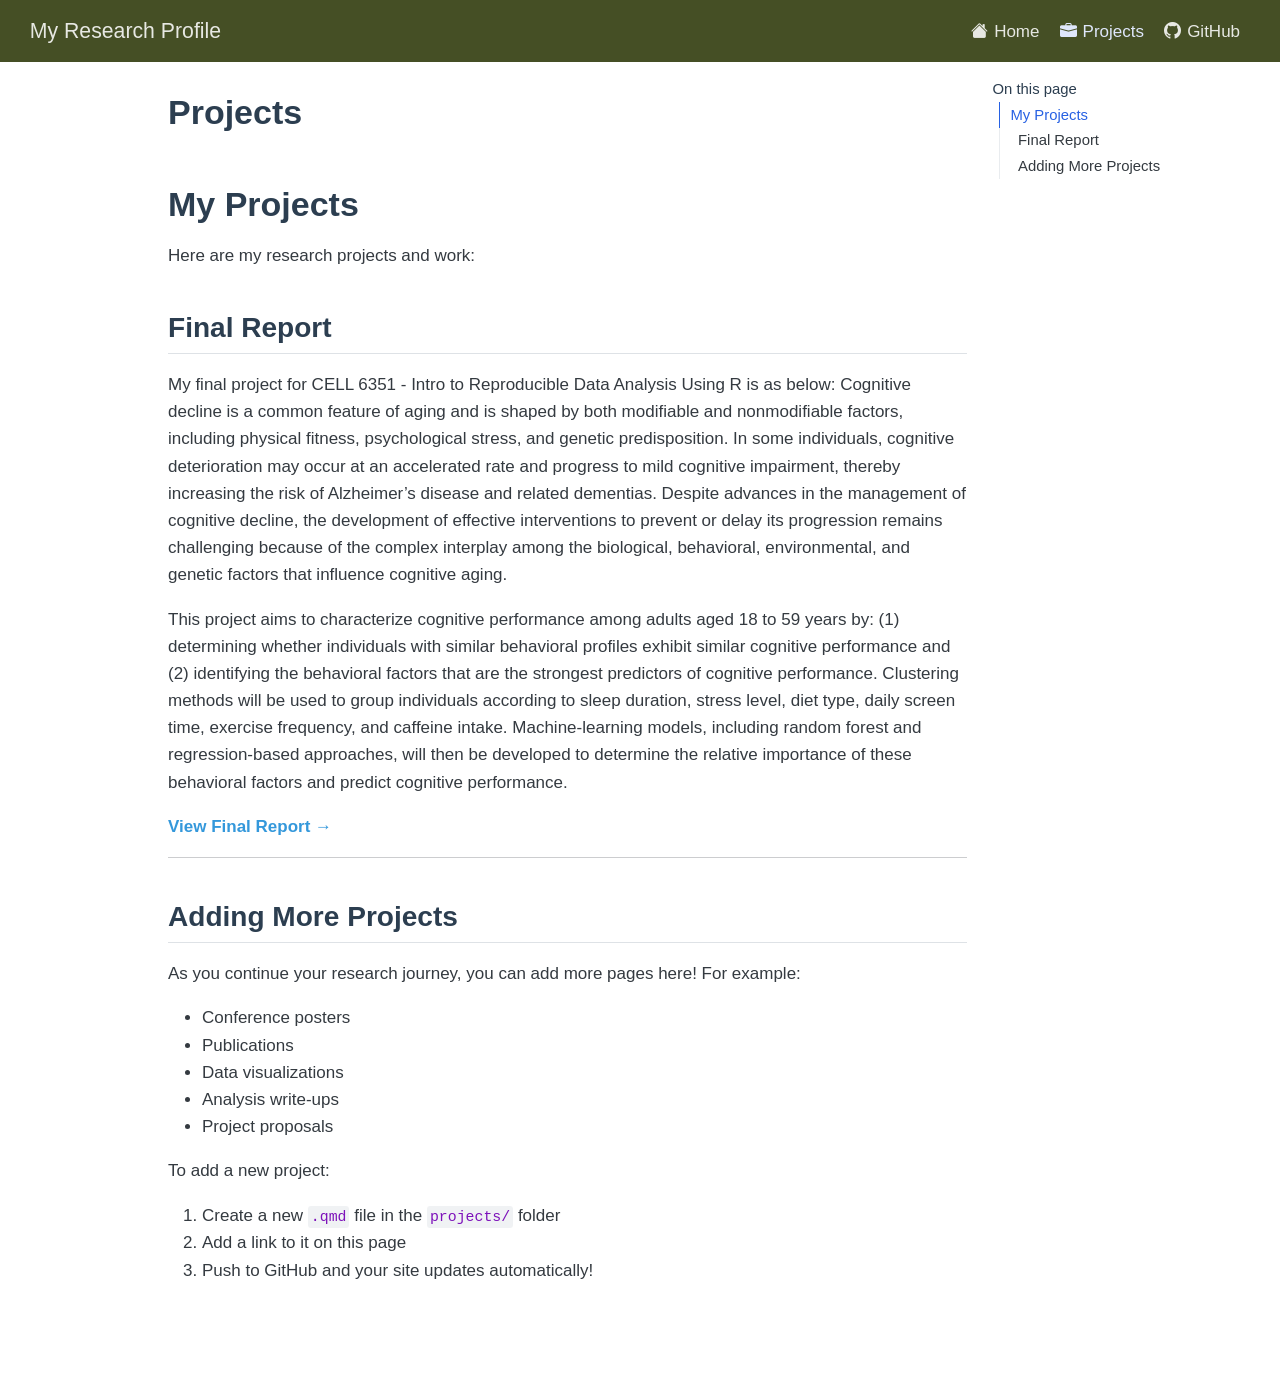
<file: docs/projects.html>
<!DOCTYPE html>
<html xmlns="http://www.w3.org/1999/xhtml" lang="en" xml:lang="en"><head>

<meta charset="utf-8">
<meta name="generator" content="quarto-1.9.38">

<meta name="viewport" content="width=device-width, initial-scale=1.0, user-scalable=yes">


<title>Projects – My Research Profile</title>
<style>
/* Default styles provided by pandoc.
** See https://pandoc.org/MANUAL.html#variables-for-html for config info.
*/
code{white-space: pre-wrap;}
span.smallcaps{font-variant: small-caps;}
div.columns{display: flex; gap: min(4vw, 1.5em);}
div.column{flex: auto; overflow-x: auto;}
div.hanging-indent{margin-left: 1.5em; text-indent: -1.5em;}
ul.task-list{list-style: none;}
ul.task-list li input[type="checkbox"] {
  width: 0.8em;
  margin: 0 0.8em 0.2em -1em; /* quarto-specific, see https://github.com/quarto-dev/quarto-cli/issues/4556 */ 
  vertical-align: middle;
}
</style>


<script src="site_libs/quarto-nav/quarto-nav.js"></script>
<script src="site_libs/quarto-nav/headroom.min.js"></script>
<script src="site_libs/clipboard/clipboard.min.js"></script>
<script src="site_libs/quarto-search/autocomplete.umd.js"></script>
<script src="site_libs/quarto-search/fuse.min.js"></script>
<script src="site_libs/quarto-search/quarto-search.js"></script>
<meta name="quarto:offset" content="./">
<script src="site_libs/quarto-html/quarto.js" type="module"></script>
<script src="site_libs/quarto-html/tabsets/tabsets.js" type="module"></script>
<script src="site_libs/quarto-html/popper.min.js"></script>
<script src="site_libs/quarto-html/tippy.umd.min.js"></script>
<script src="site_libs/quarto-html/anchor.min.js"></script>
<link href="site_libs/quarto-html/tippy.css" rel="stylesheet">
<link href="site_libs/quarto-html/quarto-syntax-highlighting-15634bcf2e68342d4ad2dfa704d543f6.css" rel="stylesheet" id="quarto-text-highlighting-styles">
<script src="site_libs/bootstrap/bootstrap.min.js"></script>
<link href="site_libs/bootstrap/bootstrap-icons.css" rel="stylesheet">
<link href="site_libs/bootstrap/bootstrap-c838024fea7a2f2e75b99d45b7e2cab6.min.css" rel="stylesheet" append-hash="true" id="quarto-bootstrap" data-mode="light">
<script id="quarto-search-options" type="application/json">{
  "location": "navbar",
  "copy-button": false,
  "collapse-after": 3,
  "panel-placement": "end",
  "type": "overlay",
  "limit": 50,
  "keyboard-shortcut": [
    "f",
    "/",
    "s"
  ],
  "show-item-context": false,
  "language": {
    "search-no-results-text": "No results",
    "search-matching-documents-text": "matching documents",
    "search-copy-link-title": "Copy link to search",
    "search-hide-matches-text": "Hide additional matches",
    "search-more-match-text": "more match in this document",
    "search-more-matches-text": "more matches in this document",
    "search-clear-button-title": "Clear",
    "search-text-placeholder": "",
    "search-detached-cancel-button-title": "Cancel",
    "search-submit-button-title": "Submit",
    "search-label": "Search"
  }
}</script>


<link rel="stylesheet" href="styles.css">
</head>

<body class="nav-fixed quarto-light">

<div id="quarto-search-results"></div>
  <header id="quarto-header" class="headroom fixed-top">
    <nav class="navbar navbar-expand-lg " data-bs-theme="dark">
      <div class="navbar-container container-fluid">
      <div class="navbar-brand-container mx-auto">
    <a class="navbar-brand" href="./index.html">
    <span class="navbar-title">My Research Profile</span>
    </a>
  </div>
          <button class="navbar-toggler" type="button" data-bs-toggle="collapse" data-bs-target="#navbarCollapse" aria-controls="navbarCollapse" role="menu" aria-expanded="false" aria-label="Toggle navigation" onclick="if (window.quartoToggleHeadroom) { window.quartoToggleHeadroom(); }">
  <span class="navbar-toggler-icon"></span>
</button>
          <div class="collapse navbar-collapse" id="navbarCollapse">
            <ul class="navbar-nav navbar-nav-scroll ms-auto">
  <li class="nav-item">
    <a class="nav-link" href="./index.html"> <i class="bi bi-house-fill" role="img">
</i> 
<span class="menu-text">Home</span></a>
  </li>  
  <li class="nav-item">
    <a class="nav-link active" href="./projects.html" aria-current="page"> <i class="bi bi-briefcase-fill" role="img">
</i> 
<span class="menu-text">Projects</span></a>
  </li>  
  <li class="nav-item">
    <a class="nav-link" href="https://github.com/JS-Kong1121/jengshikong.github.io"> <i class="bi bi-github" role="img">
</i> 
<span class="menu-text">GitHub</span></a>
  </li>  
</ul>
          </div> <!-- /navcollapse -->
            <div class="quarto-navbar-tools">
</div>
      </div> <!-- /container-fluid -->
    </nav>
</header>
<!-- content -->
<div id="quarto-content" class="quarto-container page-columns page-rows-contents page-layout-article page-navbar">
<!-- sidebar -->
<!-- margin-sidebar -->
    <div id="quarto-margin-sidebar" class="sidebar margin-sidebar">
        <nav id="TOC" role="doc-toc" class="toc-active">
    <h2 id="toc-title">On this page</h2>
   
  <ul>
  <li><a href="#my-projects" id="toc-my-projects" class="nav-link active" data-scroll-target="#my-projects">My Projects</a>
  <ul class="collapse">
  <li><a href="#final-report" id="toc-final-report" class="nav-link" data-scroll-target="#final-report">Final Report</a></li>
  <li><a href="#adding-more-projects" id="toc-adding-more-projects" class="nav-link" data-scroll-target="#adding-more-projects">Adding More Projects</a></li>
  </ul></li>
  </ul>
</nav>
    </div>
<!-- main -->
<main class="content" id="quarto-document-content">

<header id="title-block-header" class="quarto-title-block default">
<div class="quarto-title">
<h1 class="title">Projects</h1>
</div>



<div class="quarto-title-meta">

    
  
    
  </div>
  


</header>


<section id="my-projects" class="level1">
<h1>My Projects</h1>
<p>Here are my research projects and work:</p>
<section id="final-report" class="level2">
<h2 class="anchored" data-anchor-id="final-report">Final Report</h2>
<p>My final project for CELL 6351 - Intro to Reproducible Data Analysis Using R is as below: Cognitive decline is a common feature of aging and is shaped by both modifiable and nonmodifiable factors, including physical fitness, psychological stress, and genetic predisposition. In some individuals, cognitive deterioration may occur at an accelerated rate and progress to mild cognitive impairment, thereby increasing the risk of Alzheimer’s disease and related dementias. Despite advances in the management of cognitive decline, the development of effective interventions to prevent or delay its progression remains challenging because of the complex interplay among the biological, behavioral, environmental, and genetic factors that influence cognitive aging.</p>
<p>This project aims to characterize cognitive performance among adults aged 18 to 59 years by: (1) determining whether individuals with similar behavioral profiles exhibit similar cognitive performance and (2) identifying the behavioral factors that are the strongest predictors of cognitive performance. Clustering methods will be used to group individuals according to sleep duration, stress level, diet type, daily screen time, exercise frequency, and caffeine intake. Machine-learning models, including random forest and regression-based approaches, will then be developed to determine the relative importance of these behavioral factors and predict cognitive performance.</p>
<p><a href="./projects/final-report.html"><strong>View Final Report</strong> →</a></p>
<hr>
</section>
<section id="adding-more-projects" class="level2">
<h2 class="anchored" data-anchor-id="adding-more-projects">Adding More Projects</h2>
<p>As you continue your research journey, you can add more pages here! For example:</p>
<ul>
<li>Conference posters</li>
<li>Publications</li>
<li>Data visualizations</li>
<li>Analysis write-ups</li>
<li>Project proposals</li>
</ul>
<p>To add a new project:</p>
<ol type="1">
<li>Create a new <code>.qmd</code> file in the <code>projects/</code> folder</li>
<li>Add a link to it on this page</li>
<li>Push to GitHub and your site updates automatically!</li>
</ol>


</section>
</section>

</main> <!-- /main -->
<script id="quarto-html-after-body" type="application/javascript">
  window.document.addEventListener("DOMContentLoaded", function (event) {
    const icon = "";
    const anchorJS = new window.AnchorJS();
    anchorJS.options = {
      placement: 'right',
      icon: icon
    };
    anchorJS.add('.anchored');
    const isCodeAnnotation = (el) => {
      for (const clz of el.classList) {
        if (clz.startsWith('code-annotation-')) {                     
          return true;
        }
      }
      return false;
    }
    const onCopySuccess = function(e) {
      // button target
      const button = e.trigger;
      // don't keep focus
      button.blur();
      // flash "checked"
      button.classList.add('code-copy-button-checked');
      var currentTitle = button.getAttribute("title");
      button.setAttribute("title", "Copied!");
      let tooltip;
      if (window.bootstrap) {
        button.setAttribute("data-bs-toggle", "tooltip");
        button.setAttribute("data-bs-placement", "left");
        button.setAttribute("data-bs-title", "Copied!");
        tooltip = new bootstrap.Tooltip(button, 
          { trigger: "manual", 
            customClass: "code-copy-button-tooltip",
            offset: [0, -8]});
        tooltip.show();    
      }
      setTimeout(function() {
        if (tooltip) {
          tooltip.hide();
          button.removeAttribute("data-bs-title");
          button.removeAttribute("data-bs-toggle");
          button.removeAttribute("data-bs-placement");
        }
        button.setAttribute("title", currentTitle);
        button.classList.remove('code-copy-button-checked');
      }, 1000);
      // clear code selection
      e.clearSelection();
    }
    const getTextToCopy = function(trigger) {
      const outerScaffold = trigger.parentElement.cloneNode(true);
      const codeEl = outerScaffold.querySelector('code');
      for (const childEl of codeEl.children) {
        if (isCodeAnnotation(childEl)) {
          childEl.remove();
        }
      }
      return codeEl.innerText;
    }
    const clipboard = new window.ClipboardJS('.code-copy-button:not([data-in-quarto-modal])', {
      text: getTextToCopy
    });
    clipboard.on('success', onCopySuccess);
    if (window.document.getElementById('quarto-embedded-source-code-modal')) {
      const clipboardModal = new window.ClipboardJS('.code-copy-button[data-in-quarto-modal]', {
        text: getTextToCopy,
        container: window.document.getElementById('quarto-embedded-source-code-modal')
      });
      clipboardModal.on('success', onCopySuccess);
    }
      var localhostRegex = new RegExp(/^(?:http|https):\/\/localhost\:?[0-9]*\//);
      var mailtoRegex = new RegExp(/^mailto:/);
        var filterRegex = new RegExp('/' + window.location.host + '/');
      var isInternal = (href) => {
          return filterRegex.test(href) || localhostRegex.test(href) || mailtoRegex.test(href);
      }
      // Inspect non-navigation links and adorn them if external
     var links = window.document.querySelectorAll('a[href]:not(.nav-link):not(.navbar-brand):not(.toc-action):not(.sidebar-link):not(.sidebar-item-toggle):not(.pagination-link):not(.no-external):not([aria-hidden]):not(.dropdown-item):not(.quarto-navigation-tool):not(.about-link)');
      for (var i=0; i<links.length; i++) {
        const link = links[i];
        if (!isInternal(link.href)) {
          // undo the damage that might have been done by quarto-nav.js in the case of
          // links that we want to consider external
          if (link.dataset.originalHref !== undefined) {
            link.href = link.dataset.originalHref;
          }
        }
      }
    function tippyHover(el, contentFn, onTriggerFn, onUntriggerFn) {
      const config = {
        allowHTML: true,
        maxWidth: 500,
        delay: 100,
        arrow: false,
        appendTo: function(el) {
            return el.parentElement;
        },
        interactive: true,
        interactiveBorder: 10,
        theme: 'quarto',
        placement: 'bottom-start',
      };
      if (contentFn) {
        config.content = contentFn;
      }
      if (onTriggerFn) {
        config.onTrigger = onTriggerFn;
      }
      if (onUntriggerFn) {
        config.onUntrigger = onUntriggerFn;
      }
      window.tippy(el, config); 
    }
    const noterefs = window.document.querySelectorAll('a[role="doc-noteref"]');
    for (var i=0; i<noterefs.length; i++) {
      const ref = noterefs[i];
      tippyHover(ref, function() {
        // use id or data attribute instead here
        let href = ref.getAttribute('data-footnote-href') || ref.getAttribute('href');
        try { href = new URL(href).hash; } catch {}
        const id = href.replace(/^#\/?/, "");
        const note = window.document.getElementById(id);
        if (note) {
          return note.innerHTML;
        } else {
          return "";
        }
      });
    }
    const xrefs = window.document.querySelectorAll('a.quarto-xref');
    const processXRef = (id, note) => {
      // Strip column container classes
      const stripColumnClz = (el) => {
        el.classList.remove("page-full", "page-columns");
        if (el.children) {
          for (const child of el.children) {
            stripColumnClz(child);
          }
        }
      }
      stripColumnClz(note)
      if (id === null || id.startsWith('sec-')) {
        // Special case sections, only their first couple elements
        const container = document.createElement("div");
        if (note.children && note.children.length > 2) {
          container.appendChild(note.children[0].cloneNode(true));
          for (let i = 1; i < note.children.length; i++) {
            const child = note.children[i];
            if (child.tagName === "P" && child.innerText === "") {
              continue;
            } else {
              container.appendChild(child.cloneNode(true));
              break;
            }
          }
          if (window.Quarto?.typesetMath) {
            window.Quarto.typesetMath(container);
          }
          return container.innerHTML
        } else {
          if (window.Quarto?.typesetMath) {
            window.Quarto.typesetMath(note);
          }
          return note.innerHTML;
        }
      } else {
        // Remove any anchor links if they are present
        const anchorLink = note.querySelector('a.anchorjs-link');
        if (anchorLink) {
          anchorLink.remove();
        }
        if (window.Quarto?.typesetMath) {
          window.Quarto.typesetMath(note);
        }
        if (note.classList.contains("callout")) {
          return note.outerHTML;
        } else {
          return note.innerHTML;
        }
      }
    }
    for (var i=0; i<xrefs.length; i++) {
      const xref = xrefs[i];
      tippyHover(xref, undefined, function(instance) {
        instance.disable();
        let url = xref.getAttribute('href');
        let hash = undefined; 
        if (url.startsWith('#')) {
          hash = url;
        } else {
          try { hash = new URL(url).hash; } catch {}
        }
        if (hash) {
          const id = hash.replace(/^#\/?/, "");
          const note = window.document.getElementById(id);
          if (note !== null) {
            try {
              const html = processXRef(id, note.cloneNode(true));
              instance.setContent(html);
            } finally {
              instance.enable();
              instance.show();
            }
          } else {
            // See if we can fetch this
            fetch(url.split('#')[0])
            .then(res => res.text())
            .then(html => {
              const parser = new DOMParser();
              const htmlDoc = parser.parseFromString(html, "text/html");
              const note = htmlDoc.getElementById(id);
              if (note !== null) {
                const html = processXRef(id, note);
                instance.setContent(html);
              } 
            }).finally(() => {
              instance.enable();
              instance.show();
            });
          }
        } else {
          // See if we can fetch a full url (with no hash to target)
          // This is a special case and we should probably do some content thinning / targeting
          fetch(url)
          .then(res => res.text())
          .then(html => {
            const parser = new DOMParser();
            const htmlDoc = parser.parseFromString(html, "text/html");
            const note = htmlDoc.querySelector('main.content');
            if (note !== null) {
              // This should only happen for chapter cross references
              // (since there is no id in the URL)
              // remove the first header
              if (note.children.length > 0 && note.children[0].tagName === "HEADER") {
                note.children[0].remove();
              }
              const html = processXRef(null, note);
              instance.setContent(html);
            } 
          }).finally(() => {
            instance.enable();
            instance.show();
          });
        }
      }, function(instance) {
      });
    }
        let selectedAnnoteEl;
        const selectorForAnnotation = ( cell, annotation) => {
          let cellAttr = 'data-code-cell="' + cell + '"';
          let lineAttr = 'data-code-annotation="' +  annotation + '"';
          const selector = 'span[' + cellAttr + '][' + lineAttr + ']';
          return selector;
        }
        const selectCodeLines = (annoteEl) => {
          const doc = window.document;
          const targetCell = annoteEl.getAttribute("data-target-cell");
          const targetAnnotation = annoteEl.getAttribute("data-target-annotation");
          const annoteSpan = window.document.querySelector(selectorForAnnotation(targetCell, targetAnnotation));
          const lines = annoteSpan.getAttribute("data-code-lines").split(",");
          const lineIds = lines.map((line) => {
            return targetCell + "-" + line;
          })
          let top = null;
          let height = null;
          let parent = null;
          if (lineIds.length > 0) {
              //compute the position of the single el (top and bottom and make a div)
              const el = window.document.getElementById(lineIds[0]);
              top = el.offsetTop;
              height = el.offsetHeight;
              parent = el.parentElement.parentElement;
            if (lineIds.length > 1) {
              const lastEl = window.document.getElementById(lineIds[lineIds.length - 1]);
              const bottom = lastEl.offsetTop + lastEl.offsetHeight;
              height = bottom - top;
            }
            if (top !== null && height !== null && parent !== null) {
              // cook up a div (if necessary) and position it 
              let div = window.document.getElementById("code-annotation-line-highlight");
              if (div === null) {
                div = window.document.createElement("div");
                div.setAttribute("id", "code-annotation-line-highlight");
                div.style.position = 'absolute';
                parent.appendChild(div);
              }
              div.style.top = top - 2 + "px";
              div.style.height = height + 4 + "px";
              div.style.left = 0;
              let gutterDiv = window.document.getElementById("code-annotation-line-highlight-gutter");
              if (gutterDiv === null) {
                gutterDiv = window.document.createElement("div");
                gutterDiv.setAttribute("id", "code-annotation-line-highlight-gutter");
                gutterDiv.style.position = 'absolute';
                const codeCell = window.document.getElementById(targetCell);
                const gutter = codeCell.querySelector('.code-annotation-gutter');
                gutter.appendChild(gutterDiv);
              }
              gutterDiv.style.top = top - 2 + "px";
              gutterDiv.style.height = height + 4 + "px";
            }
            selectedAnnoteEl = annoteEl;
          }
        };
        const unselectCodeLines = () => {
          const elementsIds = ["code-annotation-line-highlight", "code-annotation-line-highlight-gutter"];
          elementsIds.forEach((elId) => {
            const div = window.document.getElementById(elId);
            if (div) {
              div.remove();
            }
          });
          selectedAnnoteEl = undefined;
        };
          // Handle positioning of the toggle
      window.addEventListener(
        "resize",
        throttle(() => {
          elRect = undefined;
          if (selectedAnnoteEl) {
            selectCodeLines(selectedAnnoteEl);
          }
        }, 10)
      );
      function throttle(fn, ms) {
      let throttle = false;
      let timer;
        return (...args) => {
          if(!throttle) { // first call gets through
              fn.apply(this, args);
              throttle = true;
          } else { // all the others get throttled
              if(timer) clearTimeout(timer); // cancel #2
              timer = setTimeout(() => {
                fn.apply(this, args);
                timer = throttle = false;
              }, ms);
          }
        };
      }
        // Attach click handler to the DT
        const annoteDls = window.document.querySelectorAll('dt[data-target-cell]');
        for (const annoteDlNode of annoteDls) {
          annoteDlNode.addEventListener('click', (event) => {
            const clickedEl = event.target;
            if (clickedEl !== selectedAnnoteEl) {
              unselectCodeLines();
              const activeEl = window.document.querySelector('dt[data-target-cell].code-annotation-active');
              if (activeEl) {
                activeEl.classList.remove('code-annotation-active');
              }
              selectCodeLines(clickedEl);
              clickedEl.classList.add('code-annotation-active');
            } else {
              // Unselect the line
              unselectCodeLines();
              clickedEl.classList.remove('code-annotation-active');
            }
          });
        }
    const findCites = (el) => {
      const parentEl = el.parentElement;
      if (parentEl) {
        const cites = parentEl.dataset.cites;
        if (cites) {
          return {
            el,
            cites: cites.split(' ')
          };
        } else {
          return findCites(el.parentElement)
        }
      } else {
        return undefined;
      }
    };
    var bibliorefs = window.document.querySelectorAll('a[role="doc-biblioref"]');
    for (var i=0; i<bibliorefs.length; i++) {
      const ref = bibliorefs[i];
      const citeInfo = findCites(ref);
      if (citeInfo) {
        tippyHover(citeInfo.el, function() {
          var popup = window.document.createElement('div');
          citeInfo.cites.forEach(function(cite) {
            var citeDiv = window.document.createElement('div');
            citeDiv.classList.add('hanging-indent');
            citeDiv.classList.add('csl-entry');
            var biblioDiv = window.document.getElementById('ref-' + cite);
            if (biblioDiv) {
              citeDiv.innerHTML = biblioDiv.innerHTML;
            }
            popup.appendChild(citeDiv);
          });
          return popup.innerHTML;
        });
      }
    }
  });
  </script>
</div> <!-- /content -->




</body></html>
</file>
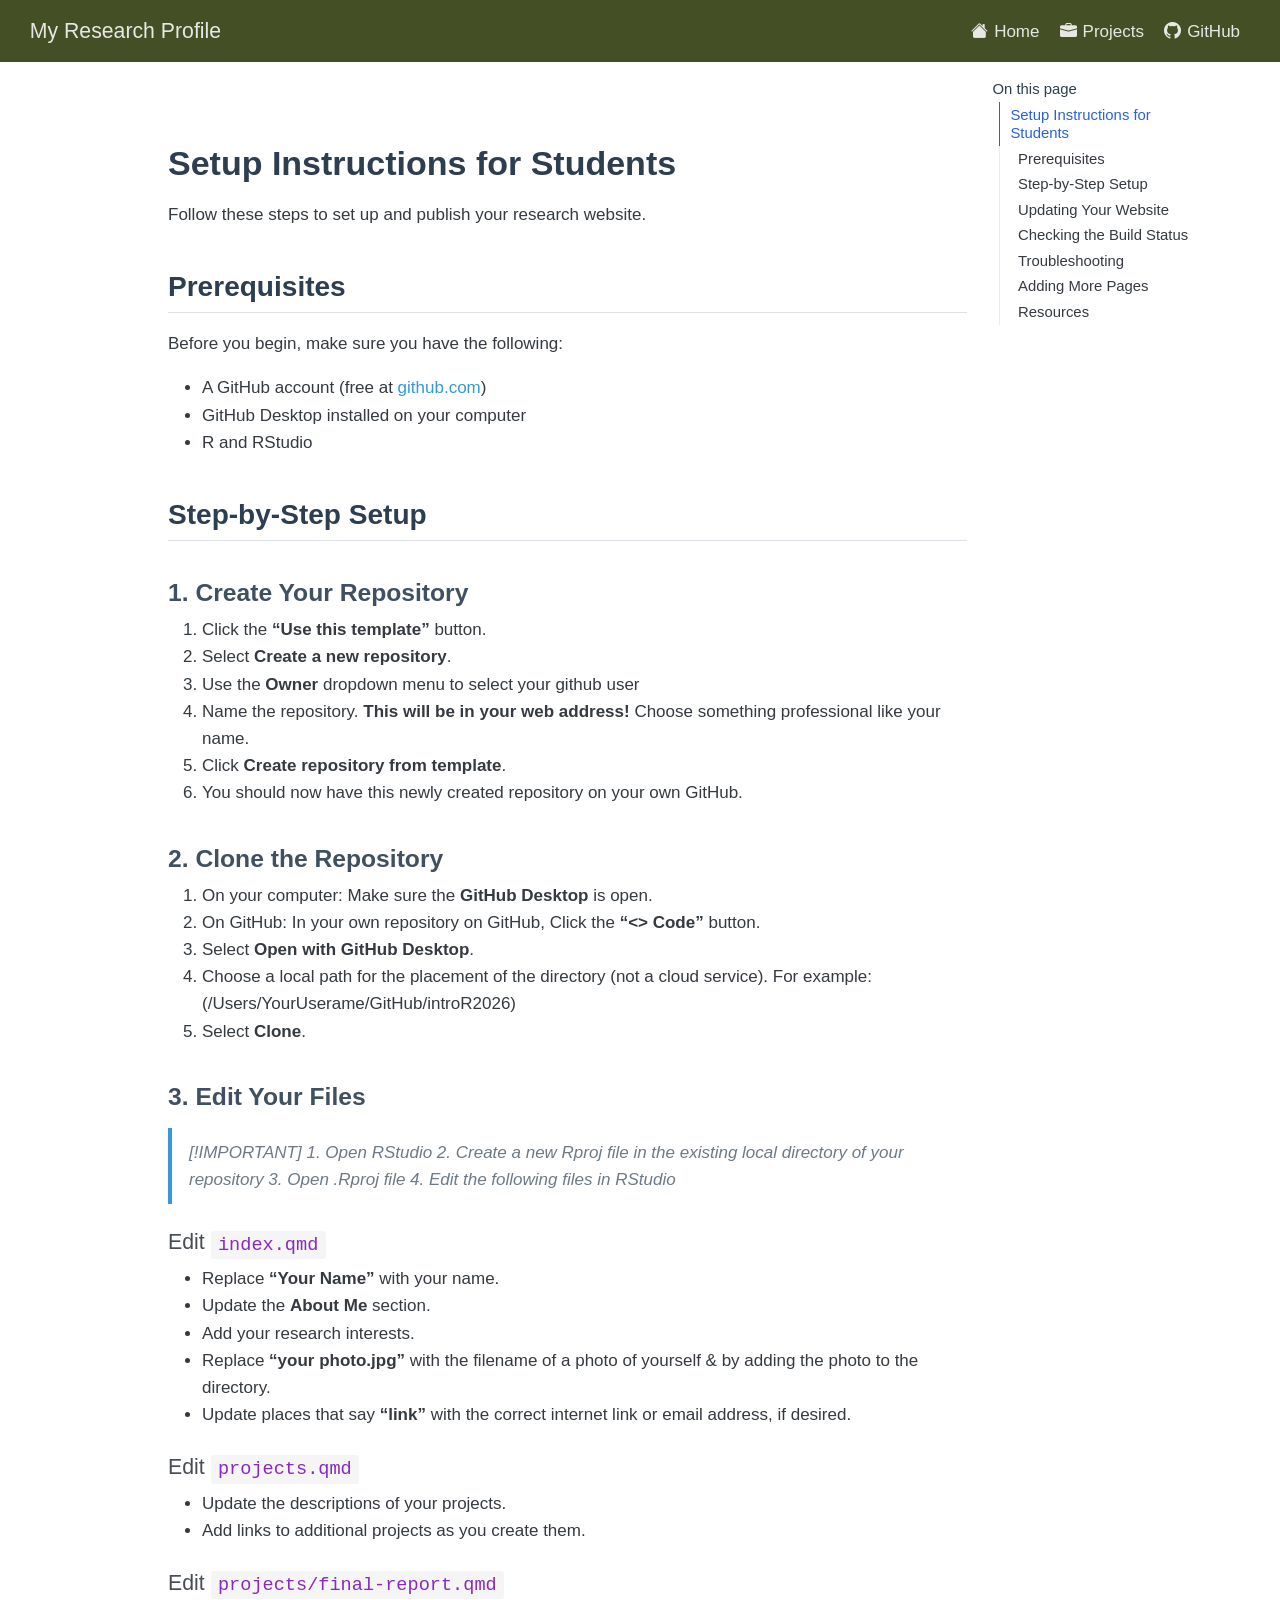
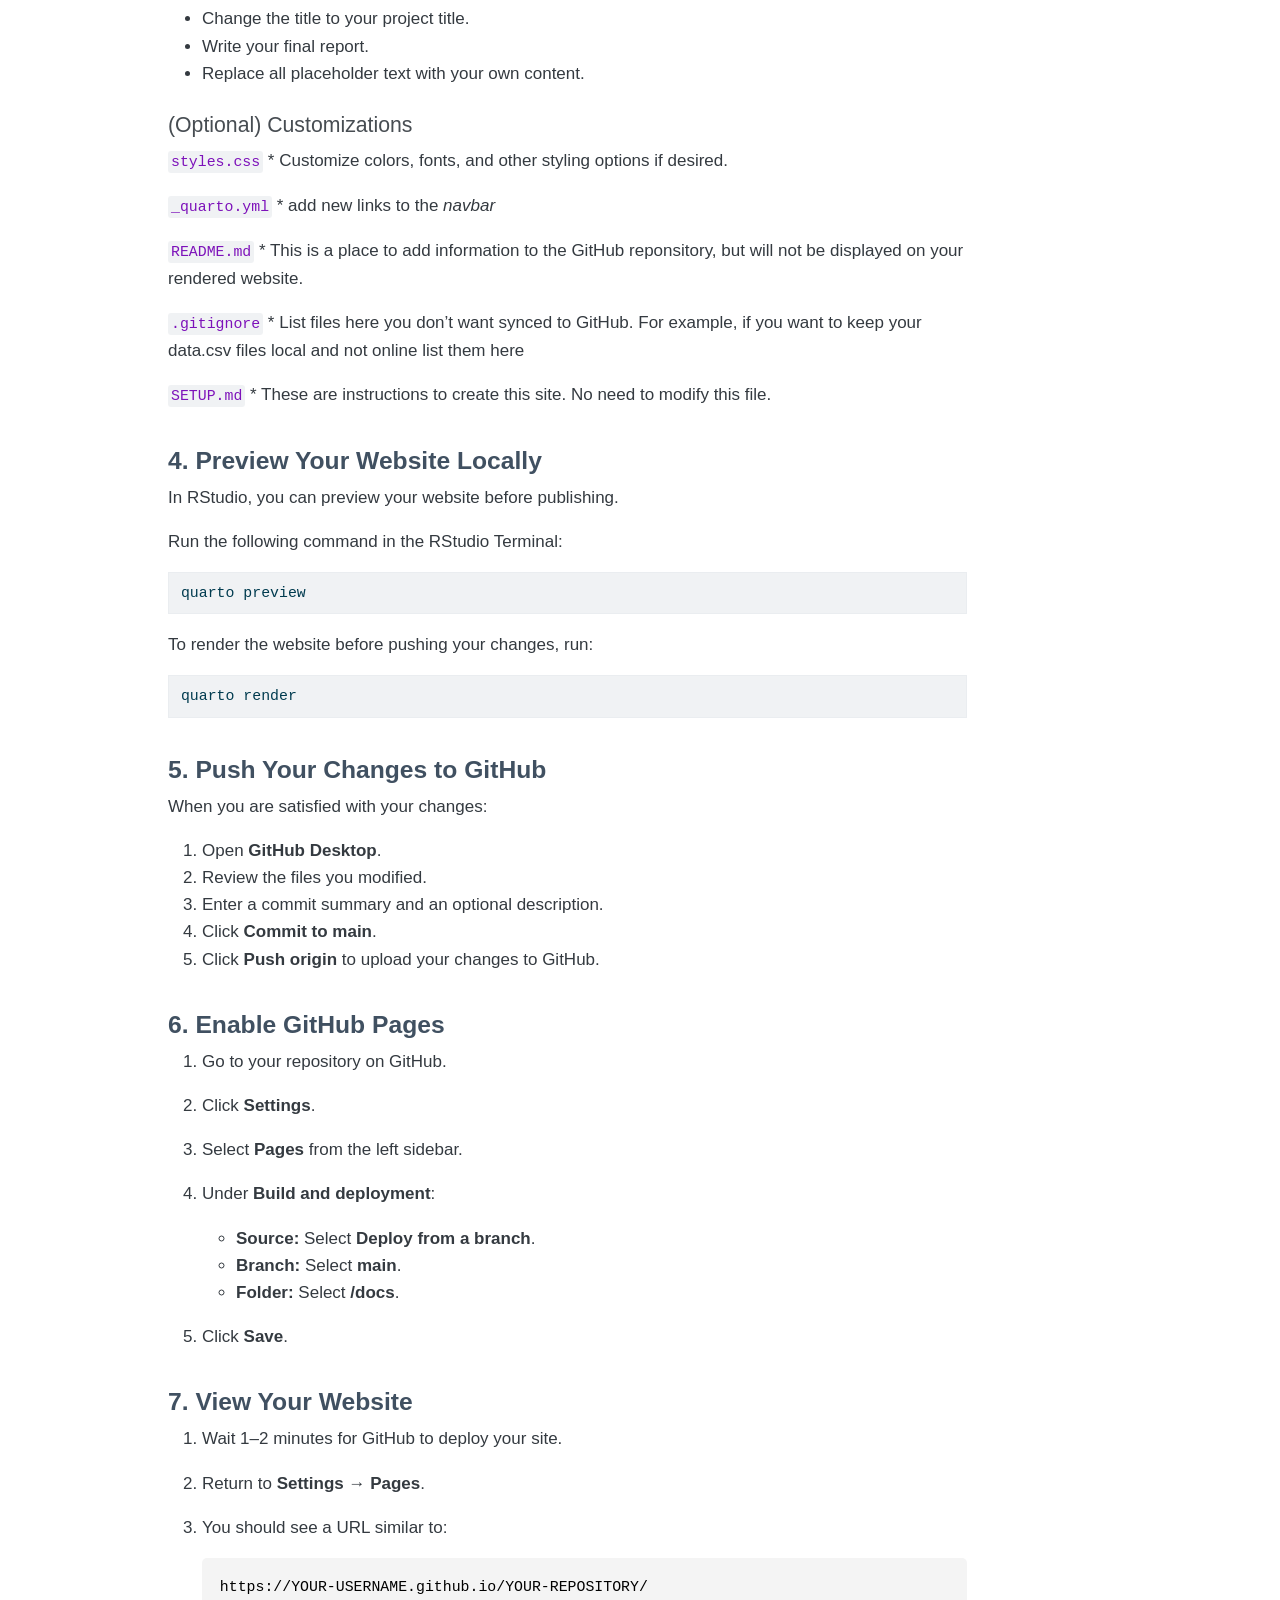
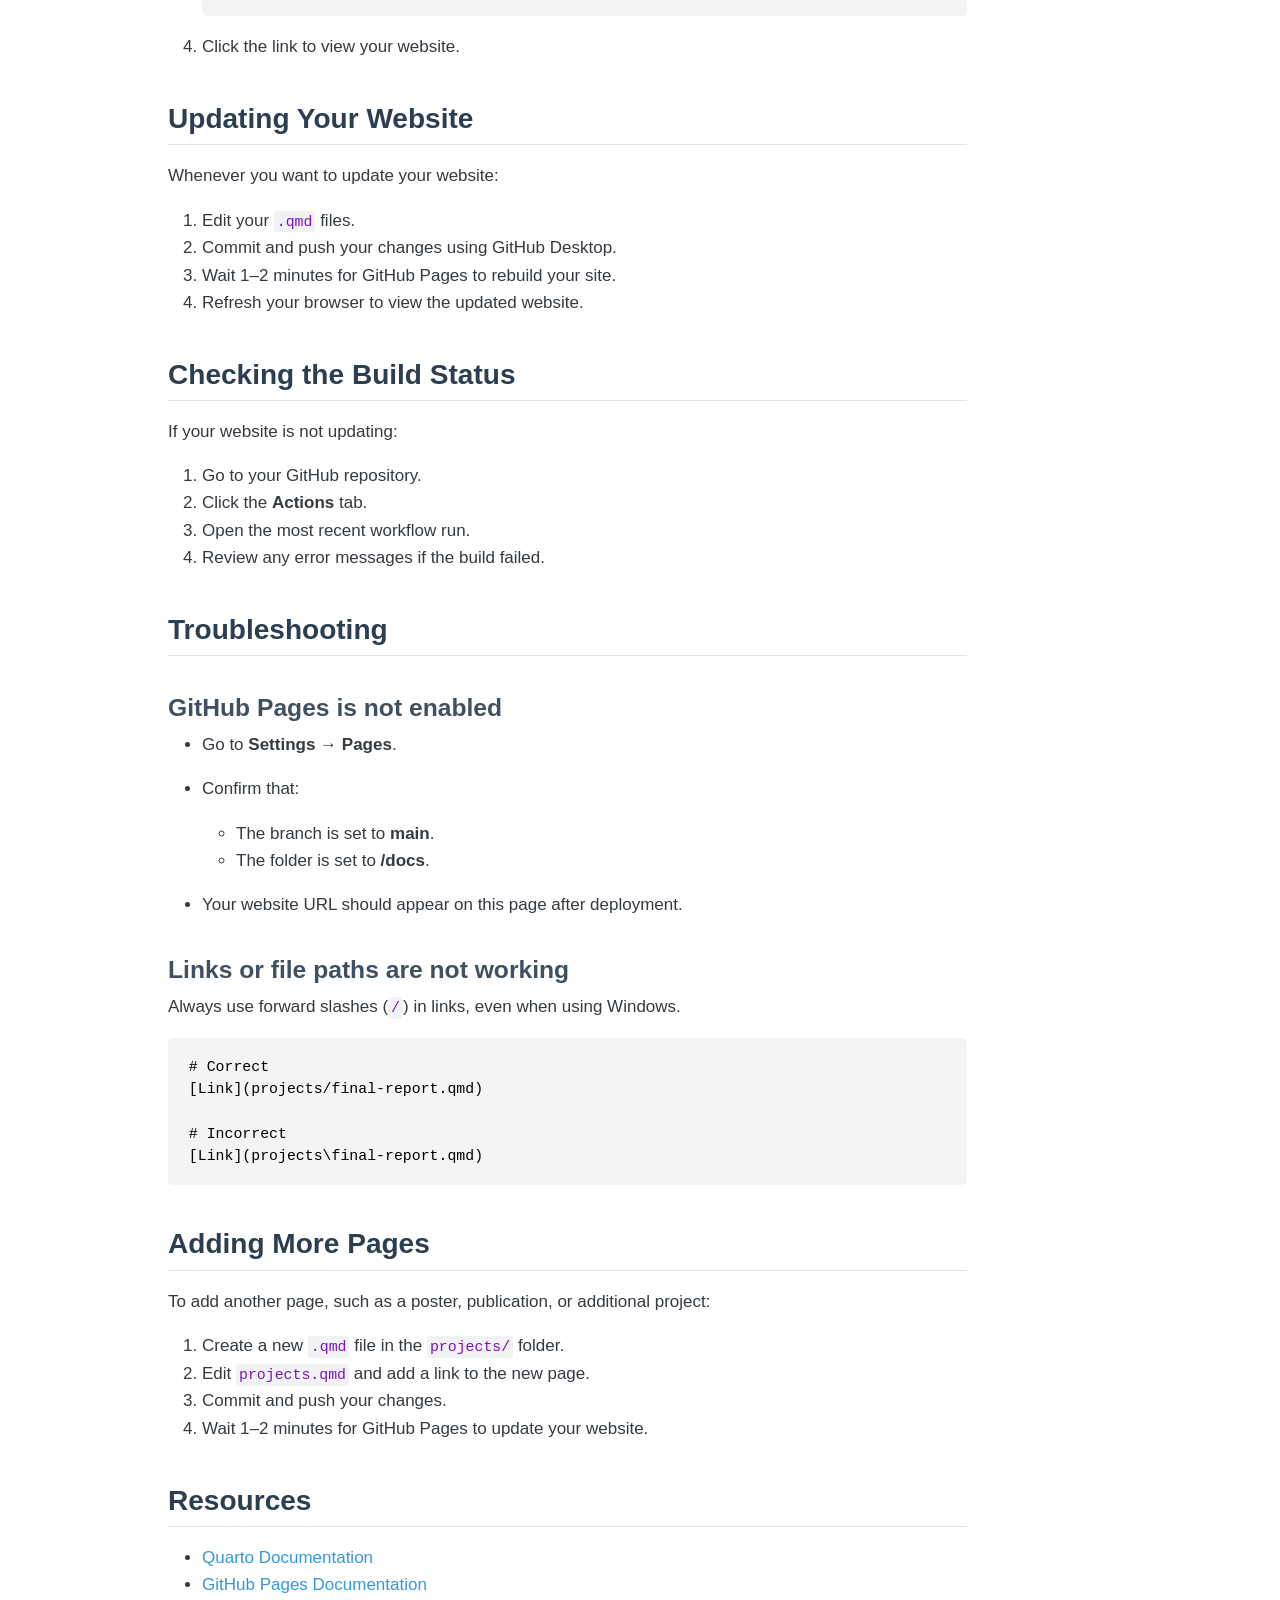
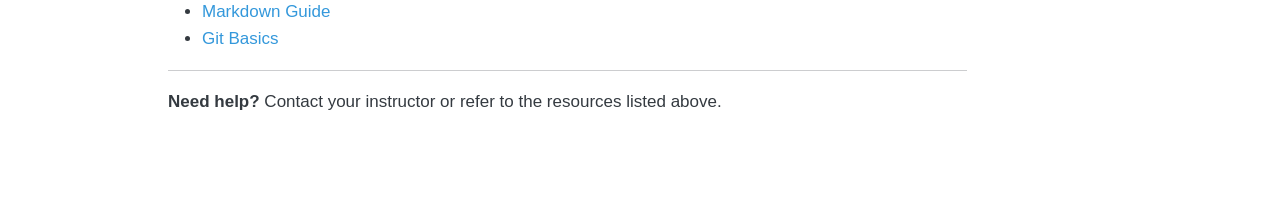
<file: docs/SETUP.html>
<!DOCTYPE html>
<html xmlns="http://www.w3.org/1999/xhtml" lang="en" xml:lang="en"><head>

<meta charset="utf-8">
<meta name="generator" content="quarto-1.9.38">

<meta name="viewport" content="width=device-width, initial-scale=1.0, user-scalable=yes">


<title>setup – My Research Profile</title>
<style>
/* Default styles provided by pandoc.
** See https://pandoc.org/MANUAL.html#variables-for-html for config info.
*/
code{white-space: pre-wrap;}
span.smallcaps{font-variant: small-caps;}
div.columns{display: flex; gap: min(4vw, 1.5em);}
div.column{flex: auto; overflow-x: auto;}
div.hanging-indent{margin-left: 1.5em; text-indent: -1.5em;}
ul.task-list{list-style: none;}
ul.task-list li input[type="checkbox"] {
  width: 0.8em;
  margin: 0 0.8em 0.2em -1em; /* quarto-specific, see https://github.com/quarto-dev/quarto-cli/issues/4556 */ 
  vertical-align: middle;
}
/* CSS for syntax highlighting */
html { -webkit-text-size-adjust: 100%; }
pre > code.sourceCode { white-space: pre; position: relative; }
pre > code.sourceCode > span { display: inline-block; line-height: 1.25; }
pre > code.sourceCode > span:empty { height: 1.2em; }
.sourceCode { overflow: visible; }
code.sourceCode > span { color: inherit; text-decoration: inherit; }
div.sourceCode { margin: 1em 0; }
pre.sourceCode { margin: 0; }
@media screen {
div.sourceCode { overflow: auto; }
}
@media print {
pre > code.sourceCode { white-space: pre-wrap; }
pre > code.sourceCode > span { text-indent: -5em; padding-left: 5em; }
}
pre.numberSource code
  { counter-reset: source-line 0; }
pre.numberSource code > span
  { position: relative; left: -4em; counter-increment: source-line; }
pre.numberSource code > span > a:first-child::before
  { content: counter(source-line);
    position: relative; left: -1em; text-align: right; vertical-align: baseline;
    border: none; display: inline-block;
    -webkit-touch-callout: none; -webkit-user-select: none;
    -khtml-user-select: none; -moz-user-select: none;
    -ms-user-select: none; user-select: none;
    padding: 0 4px; width: 4em;
  }
pre.numberSource { margin-left: 3em;  padding-left: 4px; }
div.sourceCode
  {   }
@media screen {
pre > code.sourceCode > span > a:first-child::before { text-decoration: underline; }
}
</style>


<script src="site_libs/quarto-nav/quarto-nav.js"></script>
<script src="site_libs/quarto-nav/headroom.min.js"></script>
<script src="site_libs/clipboard/clipboard.min.js"></script>
<script src="site_libs/quarto-search/autocomplete.umd.js"></script>
<script src="site_libs/quarto-search/fuse.min.js"></script>
<script src="site_libs/quarto-search/quarto-search.js"></script>
<meta name="quarto:offset" content="./">
<script src="site_libs/quarto-html/quarto.js" type="module"></script>
<script src="site_libs/quarto-html/tabsets/tabsets.js" type="module"></script>
<script src="site_libs/quarto-html/popper.min.js"></script>
<script src="site_libs/quarto-html/tippy.umd.min.js"></script>
<script src="site_libs/quarto-html/anchor.min.js"></script>
<link href="site_libs/quarto-html/tippy.css" rel="stylesheet">
<link href="site_libs/quarto-html/quarto-syntax-highlighting-15634bcf2e68342d4ad2dfa704d543f6.css" rel="stylesheet" id="quarto-text-highlighting-styles">
<script src="site_libs/bootstrap/bootstrap.min.js"></script>
<link href="site_libs/bootstrap/bootstrap-icons.css" rel="stylesheet">
<link href="site_libs/bootstrap/bootstrap-c838024fea7a2f2e75b99d45b7e2cab6.min.css" rel="stylesheet" append-hash="true" id="quarto-bootstrap" data-mode="light">
<script id="quarto-search-options" type="application/json">{
  "location": "navbar",
  "copy-button": false,
  "collapse-after": 3,
  "panel-placement": "end",
  "type": "overlay",
  "limit": 50,
  "keyboard-shortcut": [
    "f",
    "/",
    "s"
  ],
  "show-item-context": false,
  "language": {
    "search-no-results-text": "No results",
    "search-matching-documents-text": "matching documents",
    "search-copy-link-title": "Copy link to search",
    "search-hide-matches-text": "Hide additional matches",
    "search-more-match-text": "more match in this document",
    "search-more-matches-text": "more matches in this document",
    "search-clear-button-title": "Clear",
    "search-text-placeholder": "",
    "search-detached-cancel-button-title": "Cancel",
    "search-submit-button-title": "Submit",
    "search-label": "Search"
  }
}</script>


<link rel="stylesheet" href="styles.css">
</head>

<body class="nav-fixed quarto-light">

<div id="quarto-search-results"></div>
  <header id="quarto-header" class="headroom fixed-top">
    <nav class="navbar navbar-expand-lg " data-bs-theme="dark">
      <div class="navbar-container container-fluid">
      <div class="navbar-brand-container mx-auto">
    <a class="navbar-brand" href="./index.html">
    <span class="navbar-title">My Research Profile</span>
    </a>
  </div>
          <button class="navbar-toggler" type="button" data-bs-toggle="collapse" data-bs-target="#navbarCollapse" aria-controls="navbarCollapse" role="menu" aria-expanded="false" aria-label="Toggle navigation" onclick="if (window.quartoToggleHeadroom) { window.quartoToggleHeadroom(); }">
  <span class="navbar-toggler-icon"></span>
</button>
          <div class="collapse navbar-collapse" id="navbarCollapse">
            <ul class="navbar-nav navbar-nav-scroll ms-auto">
  <li class="nav-item">
    <a class="nav-link" href="./index.html"> <i class="bi bi-house-fill" role="img">
</i> 
<span class="menu-text">Home</span></a>
  </li>  
  <li class="nav-item">
    <a class="nav-link" href="./projects.html"> <i class="bi bi-briefcase-fill" role="img">
</i> 
<span class="menu-text">Projects</span></a>
  </li>  
  <li class="nav-item">
    <a class="nav-link" href="https://github.com/JS-Kong1121/jengshikong.github.io"> <i class="bi bi-github" role="img">
</i> 
<span class="menu-text">GitHub</span></a>
  </li>  
</ul>
          </div> <!-- /navcollapse -->
            <div class="quarto-navbar-tools">
</div>
      </div> <!-- /container-fluid -->
    </nav>
</header>
<!-- content -->
<div id="quarto-content" class="quarto-container page-columns page-rows-contents page-layout-article page-navbar">
<!-- sidebar -->
<!-- margin-sidebar -->
    <div id="quarto-margin-sidebar" class="sidebar margin-sidebar">
        <nav id="TOC" role="doc-toc" class="toc-active">
    <h2 id="toc-title">On this page</h2>
   
  <ul>
  <li><a href="#setup-instructions-for-students" id="toc-setup-instructions-for-students" class="nav-link active" data-scroll-target="#setup-instructions-for-students">Setup Instructions for Students</a>
  <ul class="collapse">
  <li><a href="#prerequisites" id="toc-prerequisites" class="nav-link" data-scroll-target="#prerequisites">Prerequisites</a></li>
  <li><a href="#step-by-step-setup" id="toc-step-by-step-setup" class="nav-link" data-scroll-target="#step-by-step-setup">Step-by-Step Setup</a>
  <ul class="collapse">
  <li><a href="#create-your-repository" id="toc-create-your-repository" class="nav-link" data-scroll-target="#create-your-repository">1. Create Your Repository</a></li>
  <li><a href="#clone-the-repository" id="toc-clone-the-repository" class="nav-link" data-scroll-target="#clone-the-repository">2. Clone the Repository</a></li>
  <li><a href="#edit-your-files" id="toc-edit-your-files" class="nav-link" data-scroll-target="#edit-your-files">3. Edit Your Files</a></li>
  <li><a href="#preview-your-website-locally" id="toc-preview-your-website-locally" class="nav-link" data-scroll-target="#preview-your-website-locally">4. Preview Your Website Locally</a></li>
  <li><a href="#push-your-changes-to-github" id="toc-push-your-changes-to-github" class="nav-link" data-scroll-target="#push-your-changes-to-github">5. Push Your Changes to GitHub</a></li>
  <li><a href="#enable-github-pages" id="toc-enable-github-pages" class="nav-link" data-scroll-target="#enable-github-pages">6. Enable GitHub Pages</a></li>
  <li><a href="#view-your-website" id="toc-view-your-website" class="nav-link" data-scroll-target="#view-your-website">7. View Your Website</a></li>
  </ul></li>
  <li><a href="#updating-your-website" id="toc-updating-your-website" class="nav-link" data-scroll-target="#updating-your-website">Updating Your Website</a></li>
  <li><a href="#checking-the-build-status" id="toc-checking-the-build-status" class="nav-link" data-scroll-target="#checking-the-build-status">Checking the Build Status</a></li>
  <li><a href="#troubleshooting" id="toc-troubleshooting" class="nav-link" data-scroll-target="#troubleshooting">Troubleshooting</a>
  <ul class="collapse">
  <li><a href="#github-pages-is-not-enabled" id="toc-github-pages-is-not-enabled" class="nav-link" data-scroll-target="#github-pages-is-not-enabled">GitHub Pages is not enabled</a></li>
  <li><a href="#links-or-file-paths-are-not-working" id="toc-links-or-file-paths-are-not-working" class="nav-link" data-scroll-target="#links-or-file-paths-are-not-working">Links or file paths are not working</a></li>
  </ul></li>
  <li><a href="#adding-more-pages" id="toc-adding-more-pages" class="nav-link" data-scroll-target="#adding-more-pages">Adding More Pages</a></li>
  <li><a href="#resources" id="toc-resources" class="nav-link" data-scroll-target="#resources">Resources</a></li>
  </ul></li>
  </ul>
</nav>
    </div>
<!-- main -->
<main class="content" id="quarto-document-content"><header id="title-block-header" class="quarto-title-block"></header>




<section id="setup-instructions-for-students" class="level1">
<h1>Setup Instructions for Students</h1>
<p>Follow these steps to set up and publish your research website.</p>
<section id="prerequisites" class="level2">
<h2 class="anchored" data-anchor-id="prerequisites">Prerequisites</h2>
<p>Before you begin, make sure you have the following:</p>
<ul>
<li>A GitHub account (free at <a href="https://github.com">github.com</a>)</li>
<li>GitHub Desktop installed on your computer</li>
<li>R and RStudio</li>
</ul>
</section>
<section id="step-by-step-setup" class="level2">
<h2 class="anchored" data-anchor-id="step-by-step-setup">Step-by-Step Setup</h2>
<section id="create-your-repository" class="level3">
<h3 class="anchored" data-anchor-id="create-your-repository">1. Create Your Repository</h3>
<ol type="1">
<li>Click the <strong>“Use this template”</strong> button.</li>
<li>Select <strong>Create a new repository</strong>.</li>
<li>Use the <strong>Owner</strong> dropdown menu to select your github user</li>
<li>Name the repository. <strong>This will be in your web address!</strong> Choose something professional like your name.</li>
<li>Click <strong>Create repository from template</strong>.</li>
<li>You should now have this newly created repository on your own GitHub.</li>
</ol>
</section>
<section id="clone-the-repository" class="level3">
<h3 class="anchored" data-anchor-id="clone-the-repository">2. Clone the Repository</h3>
<ol type="1">
<li>On your computer: Make sure the <strong>GitHub Desktop</strong> is open.</li>
<li>On GitHub: In your own repository on GitHub, Click the <strong>“&lt;&gt; Code”</strong> button.</li>
<li>Select <strong>Open with GitHub Desktop</strong>.</li>
<li>Choose a local path for the placement of the directory (not a cloud service). For example: (/Users/YourUserame/GitHub/introR2026)</li>
<li>Select <strong>Clone</strong>.</li>
</ol>
</section>
<section id="edit-your-files" class="level3">
<h3 class="anchored" data-anchor-id="edit-your-files">3. Edit Your Files</h3>
<blockquote class="blockquote">
<p>[!IMPORTANT] 1. Open RStudio 2. Create a new Rproj file in the existing local directory of your repository 3. Open .Rproj file 4. Edit the following files in RStudio</p>
</blockquote>
<section id="edit-index.qmd" class="level4">
<h4 class="anchored" data-anchor-id="edit-index.qmd">Edit <code>index.qmd</code></h4>
<ul>
<li>Replace <strong>“Your Name”</strong> with your name.</li>
<li>Update the <strong>About Me</strong> section.</li>
<li>Add your research interests.</li>
<li>Replace <strong>“your photo.jpg”</strong> with the filename of a photo of yourself &amp; by adding the photo to the directory.</li>
<li>Update places that say <strong>“link”</strong> with the correct internet link or email address, if desired.</li>
</ul>
</section>
<section id="edit-projects.qmd" class="level4">
<h4 class="anchored" data-anchor-id="edit-projects.qmd">Edit <code>projects.qmd</code></h4>
<ul>
<li>Update the descriptions of your projects.</li>
<li>Add links to additional projects as you create them.</li>
</ul>
</section>
<section id="edit-projectsfinal-report.qmd" class="level4">
<h4 class="anchored" data-anchor-id="edit-projectsfinal-report.qmd">Edit <code>projects/final-report.qmd</code></h4>
<ul>
<li>Change the title to your project title.</li>
<li>Write your final report.</li>
<li>Replace all placeholder text with your own content.</li>
</ul>
</section>
<section id="optional-customizations" class="level4">
<h4 class="anchored" data-anchor-id="optional-customizations">(Optional) Customizations</h4>
<p><code>styles.css</code> * Customize colors, fonts, and other styling options if desired.</p>
<p><code>_quarto.yml</code> * add new links to the <em>navbar</em></p>
<p><code>README.md</code> * This is a place to add information to the GitHub reponsitory, but will not be displayed on your rendered website.</p>
<p><code>.gitignore</code> * List files here you don’t want synced to GitHub. For example, if you want to keep your data.csv files local and not online list them here</p>
<p><code>SETUP.md</code> * These are instructions to create this site. No need to modify this file.</p>
</section>
</section>
<section id="preview-your-website-locally" class="level3">
<h3 class="anchored" data-anchor-id="preview-your-website-locally">4. Preview Your Website Locally</h3>
<p>In RStudio, you can preview your website before publishing.</p>
<p>Run the following command in the RStudio Terminal:</p>
<div class="code-copy-outer-scaffold"><div class="sourceCode" id="cb1"><pre class="sourceCode bash code-with-copy"><code class="sourceCode bash"><span id="cb1-1"><a href="#cb1-1" aria-hidden="true" tabindex="-1"></a><span class="ex">quarto</span> preview</span></code></pre></div><button title="Copy to Clipboard" class="code-copy-button"><i class="bi"></i></button></div>
<p>To render the website before pushing your changes, run:</p>
<div class="code-copy-outer-scaffold"><div class="sourceCode" id="cb2"><pre class="sourceCode bash code-with-copy"><code class="sourceCode bash"><span id="cb2-1"><a href="#cb2-1" aria-hidden="true" tabindex="-1"></a><span class="ex">quarto</span> render</span></code></pre></div><button title="Copy to Clipboard" class="code-copy-button"><i class="bi"></i></button></div>
</section>
<section id="push-your-changes-to-github" class="level3">
<h3 class="anchored" data-anchor-id="push-your-changes-to-github">5. Push Your Changes to GitHub</h3>
<p>When you are satisfied with your changes:</p>
<ol type="1">
<li>Open <strong>GitHub Desktop</strong>.</li>
<li>Review the files you modified.</li>
<li>Enter a commit summary and an optional description.</li>
<li>Click <strong>Commit to main</strong>.</li>
<li>Click <strong>Push origin</strong> to upload your changes to GitHub.</li>
</ol>
</section>
<section id="enable-github-pages" class="level3">
<h3 class="anchored" data-anchor-id="enable-github-pages">6. Enable GitHub Pages</h3>
<ol type="1">
<li><p>Go to your repository on GitHub.</p></li>
<li><p>Click <strong>Settings</strong>.</p></li>
<li><p>Select <strong>Pages</strong> from the left sidebar.</p></li>
<li><p>Under <strong>Build and deployment</strong>:</p>
<ul>
<li><strong>Source:</strong> Select <strong>Deploy from a branch</strong>.</li>
<li><strong>Branch:</strong> Select <strong>main</strong>.</li>
<li><strong>Folder:</strong> Select <strong>/docs</strong>.</li>
</ul></li>
<li><p>Click <strong>Save</strong>.</p></li>
</ol>
</section>
<section id="view-your-website" class="level3">
<h3 class="anchored" data-anchor-id="view-your-website">7. View Your Website</h3>
<ol type="1">
<li><p>Wait 1–2 minutes for GitHub to deploy your site.</p></li>
<li><p>Return to <strong>Settings → Pages</strong>.</p></li>
<li><p>You should see a URL similar to:</p>
<pre><code>https://YOUR-USERNAME.github.io/YOUR-REPOSITORY/</code></pre></li>
<li><p>Click the link to view your website.</p></li>
</ol>
</section>
</section>
<section id="updating-your-website" class="level2">
<h2 class="anchored" data-anchor-id="updating-your-website">Updating Your Website</h2>
<p>Whenever you want to update your website:</p>
<ol type="1">
<li>Edit your <code>.qmd</code> files.</li>
<li>Commit and push your changes using GitHub Desktop.</li>
<li>Wait 1–2 minutes for GitHub Pages to rebuild your site.</li>
<li>Refresh your browser to view the updated website.</li>
</ol>
</section>
<section id="checking-the-build-status" class="level2">
<h2 class="anchored" data-anchor-id="checking-the-build-status">Checking the Build Status</h2>
<p>If your website is not updating:</p>
<ol type="1">
<li>Go to your GitHub repository.</li>
<li>Click the <strong>Actions</strong> tab.</li>
<li>Open the most recent workflow run.</li>
<li>Review any error messages if the build failed.</li>
</ol>
</section>
<section id="troubleshooting" class="level2">
<h2 class="anchored" data-anchor-id="troubleshooting">Troubleshooting</h2>
<section id="github-pages-is-not-enabled" class="level3">
<h3 class="anchored" data-anchor-id="github-pages-is-not-enabled">GitHub Pages is not enabled</h3>
<ul>
<li><p>Go to <strong>Settings → Pages</strong>.</p></li>
<li><p>Confirm that:</p>
<ul>
<li>The branch is set to <strong>main</strong>.</li>
<li>The folder is set to <strong>/docs</strong>.</li>
</ul></li>
<li><p>Your website URL should appear on this page after deployment.</p></li>
</ul>
</section>
<section id="links-or-file-paths-are-not-working" class="level3">
<h3 class="anchored" data-anchor-id="links-or-file-paths-are-not-working">Links or file paths are not working</h3>
<p>Always use forward slashes (<code>/</code>) in links, even when using Windows.</p>
<pre class="text"><code># Correct
[Link](projects/final-report.qmd)

# Incorrect
[Link](projects\final-report.qmd)</code></pre>
</section>
</section>
<section id="adding-more-pages" class="level2">
<h2 class="anchored" data-anchor-id="adding-more-pages">Adding More Pages</h2>
<p>To add another page, such as a poster, publication, or additional project:</p>
<ol type="1">
<li>Create a new <code>.qmd</code> file in the <code>projects/</code> folder.</li>
<li>Edit <code>projects.qmd</code> and add a link to the new page.</li>
<li>Commit and push your changes.</li>
<li>Wait 1–2 minutes for GitHub Pages to update your website.</li>
</ol>
</section>
<section id="resources" class="level2">
<h2 class="anchored" data-anchor-id="resources">Resources</h2>
<ul>
<li><a href="https://quarto.org/">Quarto Documentation</a></li>
<li><a href="https://docs.github.com/en/pages">GitHub Pages Documentation</a></li>
<li><a href="https://www.markdownguide.org/">Markdown Guide</a></li>
<li><a href="https://git-scm.com/book/en/v2/Getting-Started-Git-Basics">Git Basics</a></li>
</ul>
<hr>
<p><strong>Need help?</strong> Contact your instructor or refer to the resources listed above.</p>


</section>
</section>

</main> <!-- /main -->
<script id="quarto-html-after-body" type="application/javascript">
  window.document.addEventListener("DOMContentLoaded", function (event) {
    const icon = "";
    const anchorJS = new window.AnchorJS();
    anchorJS.options = {
      placement: 'right',
      icon: icon
    };
    anchorJS.add('.anchored');
    const isCodeAnnotation = (el) => {
      for (const clz of el.classList) {
        if (clz.startsWith('code-annotation-')) {                     
          return true;
        }
      }
      return false;
    }
    const onCopySuccess = function(e) {
      // button target
      const button = e.trigger;
      // don't keep focus
      button.blur();
      // flash "checked"
      button.classList.add('code-copy-button-checked');
      var currentTitle = button.getAttribute("title");
      button.setAttribute("title", "Copied!");
      let tooltip;
      if (window.bootstrap) {
        button.setAttribute("data-bs-toggle", "tooltip");
        button.setAttribute("data-bs-placement", "left");
        button.setAttribute("data-bs-title", "Copied!");
        tooltip = new bootstrap.Tooltip(button, 
          { trigger: "manual", 
            customClass: "code-copy-button-tooltip",
            offset: [0, -8]});
        tooltip.show();    
      }
      setTimeout(function() {
        if (tooltip) {
          tooltip.hide();
          button.removeAttribute("data-bs-title");
          button.removeAttribute("data-bs-toggle");
          button.removeAttribute("data-bs-placement");
        }
        button.setAttribute("title", currentTitle);
        button.classList.remove('code-copy-button-checked');
      }, 1000);
      // clear code selection
      e.clearSelection();
    }
    const getTextToCopy = function(trigger) {
      const outerScaffold = trigger.parentElement.cloneNode(true);
      const codeEl = outerScaffold.querySelector('code');
      for (const childEl of codeEl.children) {
        if (isCodeAnnotation(childEl)) {
          childEl.remove();
        }
      }
      return codeEl.innerText;
    }
    const clipboard = new window.ClipboardJS('.code-copy-button:not([data-in-quarto-modal])', {
      text: getTextToCopy
    });
    clipboard.on('success', onCopySuccess);
    if (window.document.getElementById('quarto-embedded-source-code-modal')) {
      const clipboardModal = new window.ClipboardJS('.code-copy-button[data-in-quarto-modal]', {
        text: getTextToCopy,
        container: window.document.getElementById('quarto-embedded-source-code-modal')
      });
      clipboardModal.on('success', onCopySuccess);
    }
      var localhostRegex = new RegExp(/^(?:http|https):\/\/localhost\:?[0-9]*\//);
      var mailtoRegex = new RegExp(/^mailto:/);
        var filterRegex = new RegExp('/' + window.location.host + '/');
      var isInternal = (href) => {
          return filterRegex.test(href) || localhostRegex.test(href) || mailtoRegex.test(href);
      }
      // Inspect non-navigation links and adorn them if external
     var links = window.document.querySelectorAll('a[href]:not(.nav-link):not(.navbar-brand):not(.toc-action):not(.sidebar-link):not(.sidebar-item-toggle):not(.pagination-link):not(.no-external):not([aria-hidden]):not(.dropdown-item):not(.quarto-navigation-tool):not(.about-link)');
      for (var i=0; i<links.length; i++) {
        const link = links[i];
        if (!isInternal(link.href)) {
          // undo the damage that might have been done by quarto-nav.js in the case of
          // links that we want to consider external
          if (link.dataset.originalHref !== undefined) {
            link.href = link.dataset.originalHref;
          }
        }
      }
    function tippyHover(el, contentFn, onTriggerFn, onUntriggerFn) {
      const config = {
        allowHTML: true,
        maxWidth: 500,
        delay: 100,
        arrow: false,
        appendTo: function(el) {
            return el.parentElement;
        },
        interactive: true,
        interactiveBorder: 10,
        theme: 'quarto',
        placement: 'bottom-start',
      };
      if (contentFn) {
        config.content = contentFn;
      }
      if (onTriggerFn) {
        config.onTrigger = onTriggerFn;
      }
      if (onUntriggerFn) {
        config.onUntrigger = onUntriggerFn;
      }
      window.tippy(el, config); 
    }
    const noterefs = window.document.querySelectorAll('a[role="doc-noteref"]');
    for (var i=0; i<noterefs.length; i++) {
      const ref = noterefs[i];
      tippyHover(ref, function() {
        // use id or data attribute instead here
        let href = ref.getAttribute('data-footnote-href') || ref.getAttribute('href');
        try { href = new URL(href).hash; } catch {}
        const id = href.replace(/^#\/?/, "");
        const note = window.document.getElementById(id);
        if (note) {
          return note.innerHTML;
        } else {
          return "";
        }
      });
    }
    const xrefs = window.document.querySelectorAll('a.quarto-xref');
    const processXRef = (id, note) => {
      // Strip column container classes
      const stripColumnClz = (el) => {
        el.classList.remove("page-full", "page-columns");
        if (el.children) {
          for (const child of el.children) {
            stripColumnClz(child);
          }
        }
      }
      stripColumnClz(note)
      if (id === null || id.startsWith('sec-')) {
        // Special case sections, only their first couple elements
        const container = document.createElement("div");
        if (note.children && note.children.length > 2) {
          container.appendChild(note.children[0].cloneNode(true));
          for (let i = 1; i < note.children.length; i++) {
            const child = note.children[i];
            if (child.tagName === "P" && child.innerText === "") {
              continue;
            } else {
              container.appendChild(child.cloneNode(true));
              break;
            }
          }
          if (window.Quarto?.typesetMath) {
            window.Quarto.typesetMath(container);
          }
          return container.innerHTML
        } else {
          if (window.Quarto?.typesetMath) {
            window.Quarto.typesetMath(note);
          }
          return note.innerHTML;
        }
      } else {
        // Remove any anchor links if they are present
        const anchorLink = note.querySelector('a.anchorjs-link');
        if (anchorLink) {
          anchorLink.remove();
        }
        if (window.Quarto?.typesetMath) {
          window.Quarto.typesetMath(note);
        }
        if (note.classList.contains("callout")) {
          return note.outerHTML;
        } else {
          return note.innerHTML;
        }
      }
    }
    for (var i=0; i<xrefs.length; i++) {
      const xref = xrefs[i];
      tippyHover(xref, undefined, function(instance) {
        instance.disable();
        let url = xref.getAttribute('href');
        let hash = undefined; 
        if (url.startsWith('#')) {
          hash = url;
        } else {
          try { hash = new URL(url).hash; } catch {}
        }
        if (hash) {
          const id = hash.replace(/^#\/?/, "");
          const note = window.document.getElementById(id);
          if (note !== null) {
            try {
              const html = processXRef(id, note.cloneNode(true));
              instance.setContent(html);
            } finally {
              instance.enable();
              instance.show();
            }
          } else {
            // See if we can fetch this
            fetch(url.split('#')[0])
            .then(res => res.text())
            .then(html => {
              const parser = new DOMParser();
              const htmlDoc = parser.parseFromString(html, "text/html");
              const note = htmlDoc.getElementById(id);
              if (note !== null) {
                const html = processXRef(id, note);
                instance.setContent(html);
              } 
            }).finally(() => {
              instance.enable();
              instance.show();
            });
          }
        } else {
          // See if we can fetch a full url (with no hash to target)
          // This is a special case and we should probably do some content thinning / targeting
          fetch(url)
          .then(res => res.text())
          .then(html => {
            const parser = new DOMParser();
            const htmlDoc = parser.parseFromString(html, "text/html");
            const note = htmlDoc.querySelector('main.content');
            if (note !== null) {
              // This should only happen for chapter cross references
              // (since there is no id in the URL)
              // remove the first header
              if (note.children.length > 0 && note.children[0].tagName === "HEADER") {
                note.children[0].remove();
              }
              const html = processXRef(null, note);
              instance.setContent(html);
            } 
          }).finally(() => {
            instance.enable();
            instance.show();
          });
        }
      }, function(instance) {
      });
    }
        let selectedAnnoteEl;
        const selectorForAnnotation = ( cell, annotation) => {
          let cellAttr = 'data-code-cell="' + cell + '"';
          let lineAttr = 'data-code-annotation="' +  annotation + '"';
          const selector = 'span[' + cellAttr + '][' + lineAttr + ']';
          return selector;
        }
        const selectCodeLines = (annoteEl) => {
          const doc = window.document;
          const targetCell = annoteEl.getAttribute("data-target-cell");
          const targetAnnotation = annoteEl.getAttribute("data-target-annotation");
          const annoteSpan = window.document.querySelector(selectorForAnnotation(targetCell, targetAnnotation));
          const lines = annoteSpan.getAttribute("data-code-lines").split(",");
          const lineIds = lines.map((line) => {
            return targetCell + "-" + line;
          })
          let top = null;
          let height = null;
          let parent = null;
          if (lineIds.length > 0) {
              //compute the position of the single el (top and bottom and make a div)
              const el = window.document.getElementById(lineIds[0]);
              top = el.offsetTop;
              height = el.offsetHeight;
              parent = el.parentElement.parentElement;
            if (lineIds.length > 1) {
              const lastEl = window.document.getElementById(lineIds[lineIds.length - 1]);
              const bottom = lastEl.offsetTop + lastEl.offsetHeight;
              height = bottom - top;
            }
            if (top !== null && height !== null && parent !== null) {
              // cook up a div (if necessary) and position it 
              let div = window.document.getElementById("code-annotation-line-highlight");
              if (div === null) {
                div = window.document.createElement("div");
                div.setAttribute("id", "code-annotation-line-highlight");
                div.style.position = 'absolute';
                parent.appendChild(div);
              }
              div.style.top = top - 2 + "px";
              div.style.height = height + 4 + "px";
              div.style.left = 0;
              let gutterDiv = window.document.getElementById("code-annotation-line-highlight-gutter");
              if (gutterDiv === null) {
                gutterDiv = window.document.createElement("div");
                gutterDiv.setAttribute("id", "code-annotation-line-highlight-gutter");
                gutterDiv.style.position = 'absolute';
                const codeCell = window.document.getElementById(targetCell);
                const gutter = codeCell.querySelector('.code-annotation-gutter');
                gutter.appendChild(gutterDiv);
              }
              gutterDiv.style.top = top - 2 + "px";
              gutterDiv.style.height = height + 4 + "px";
            }
            selectedAnnoteEl = annoteEl;
          }
        };
        const unselectCodeLines = () => {
          const elementsIds = ["code-annotation-line-highlight", "code-annotation-line-highlight-gutter"];
          elementsIds.forEach((elId) => {
            const div = window.document.getElementById(elId);
            if (div) {
              div.remove();
            }
          });
          selectedAnnoteEl = undefined;
        };
          // Handle positioning of the toggle
      window.addEventListener(
        "resize",
        throttle(() => {
          elRect = undefined;
          if (selectedAnnoteEl) {
            selectCodeLines(selectedAnnoteEl);
          }
        }, 10)
      );
      function throttle(fn, ms) {
      let throttle = false;
      let timer;
        return (...args) => {
          if(!throttle) { // first call gets through
              fn.apply(this, args);
              throttle = true;
          } else { // all the others get throttled
              if(timer) clearTimeout(timer); // cancel #2
              timer = setTimeout(() => {
                fn.apply(this, args);
                timer = throttle = false;
              }, ms);
          }
        };
      }
        // Attach click handler to the DT
        const annoteDls = window.document.querySelectorAll('dt[data-target-cell]');
        for (const annoteDlNode of annoteDls) {
          annoteDlNode.addEventListener('click', (event) => {
            const clickedEl = event.target;
            if (clickedEl !== selectedAnnoteEl) {
              unselectCodeLines();
              const activeEl = window.document.querySelector('dt[data-target-cell].code-annotation-active');
              if (activeEl) {
                activeEl.classList.remove('code-annotation-active');
              }
              selectCodeLines(clickedEl);
              clickedEl.classList.add('code-annotation-active');
            } else {
              // Unselect the line
              unselectCodeLines();
              clickedEl.classList.remove('code-annotation-active');
            }
          });
        }
    const findCites = (el) => {
      const parentEl = el.parentElement;
      if (parentEl) {
        const cites = parentEl.dataset.cites;
        if (cites) {
          return {
            el,
            cites: cites.split(' ')
          };
        } else {
          return findCites(el.parentElement)
        }
      } else {
        return undefined;
      }
    };
    var bibliorefs = window.document.querySelectorAll('a[role="doc-biblioref"]');
    for (var i=0; i<bibliorefs.length; i++) {
      const ref = bibliorefs[i];
      const citeInfo = findCites(ref);
      if (citeInfo) {
        tippyHover(citeInfo.el, function() {
          var popup = window.document.createElement('div');
          citeInfo.cites.forEach(function(cite) {
            var citeDiv = window.document.createElement('div');
            citeDiv.classList.add('hanging-indent');
            citeDiv.classList.add('csl-entry');
            var biblioDiv = window.document.getElementById('ref-' + cite);
            if (biblioDiv) {
              citeDiv.innerHTML = biblioDiv.innerHTML;
            }
            popup.appendChild(citeDiv);
          });
          return popup.innerHTML;
        });
      }
    }
  });
  </script>
</div> <!-- /content -->




</body></html>
</file>
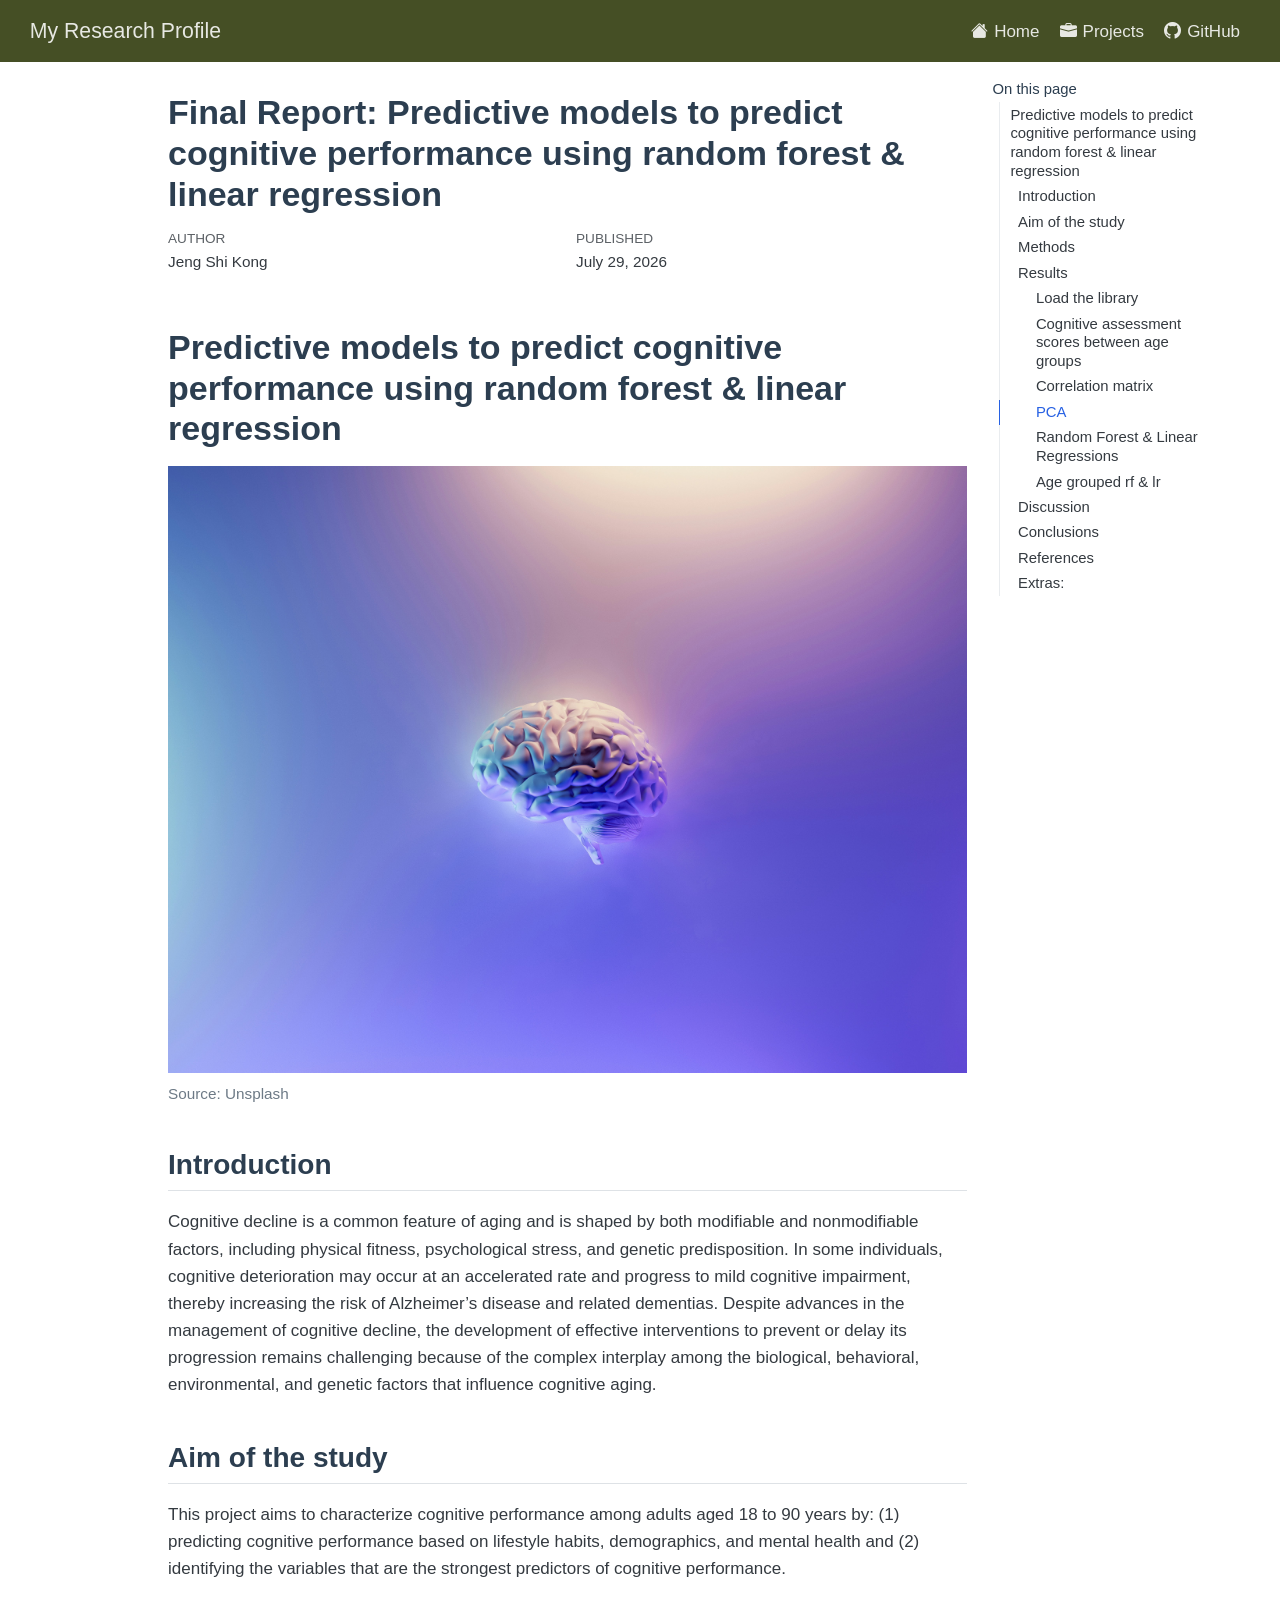
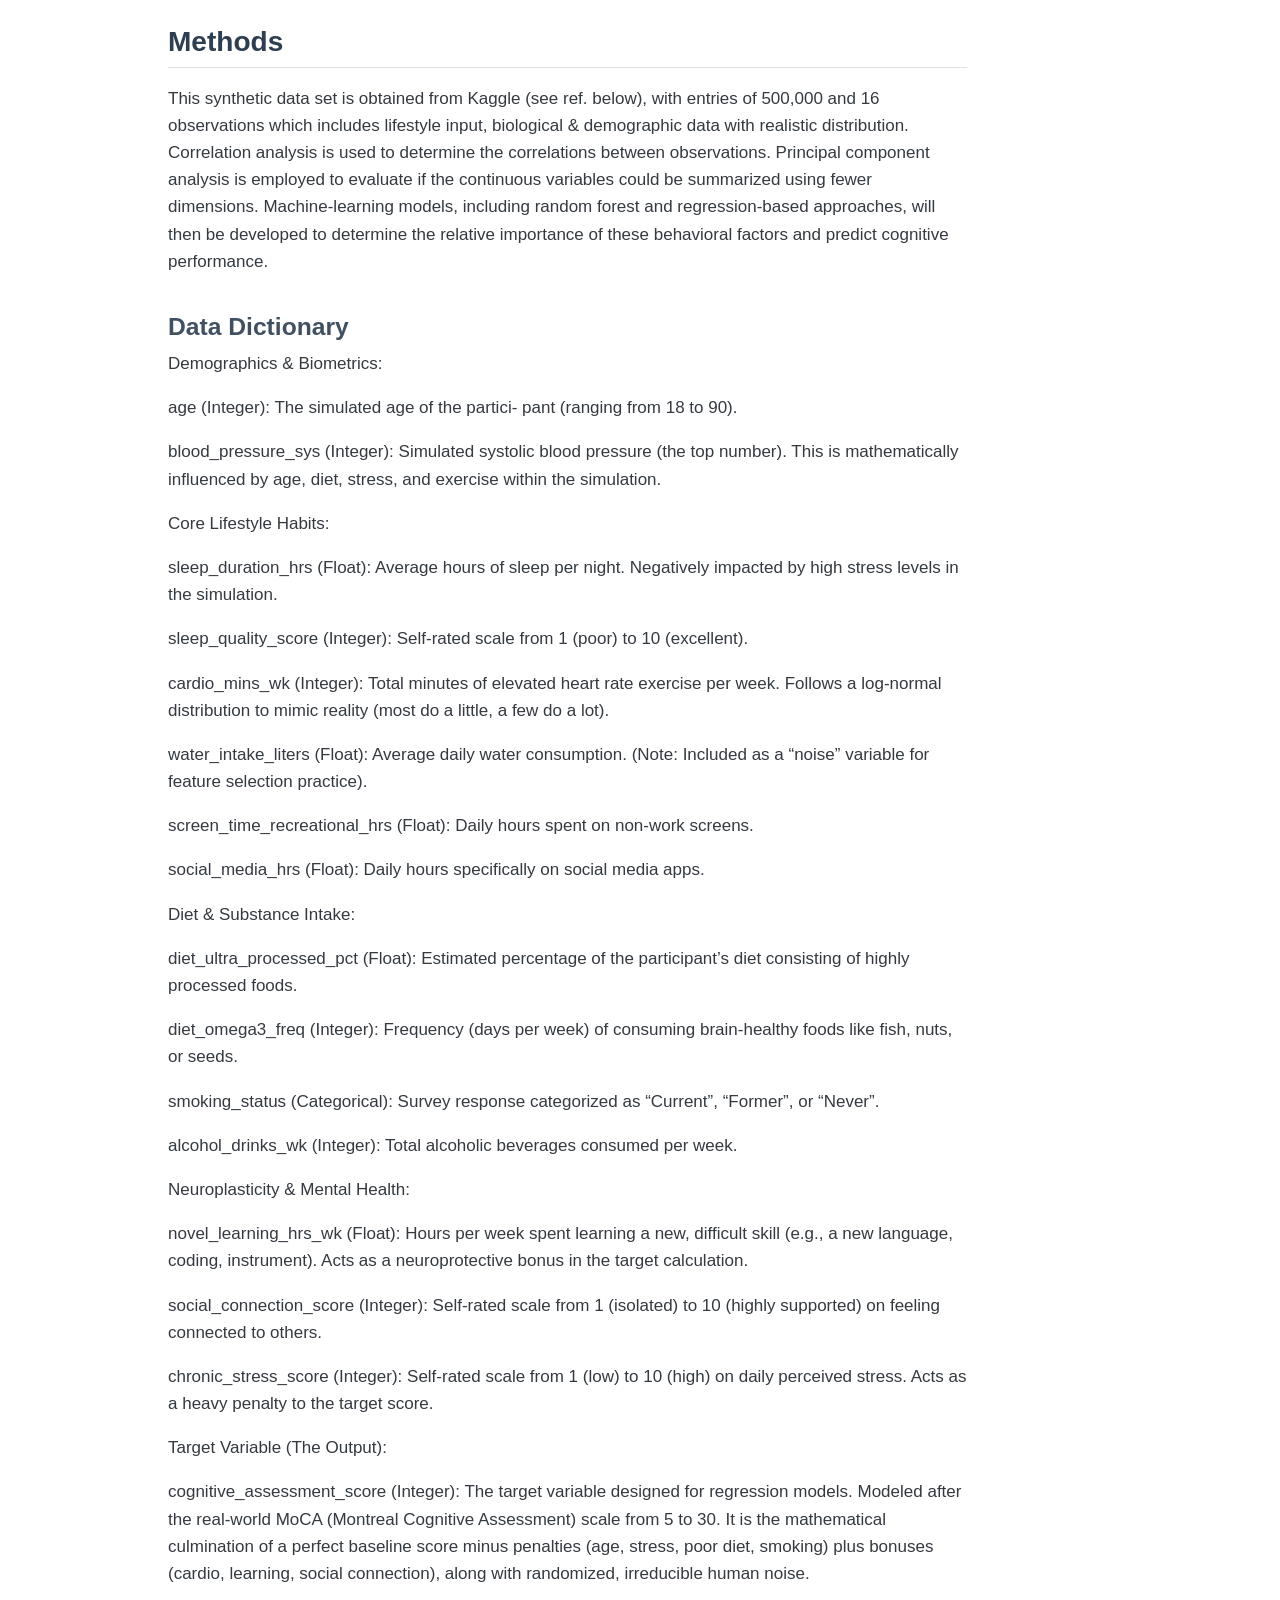
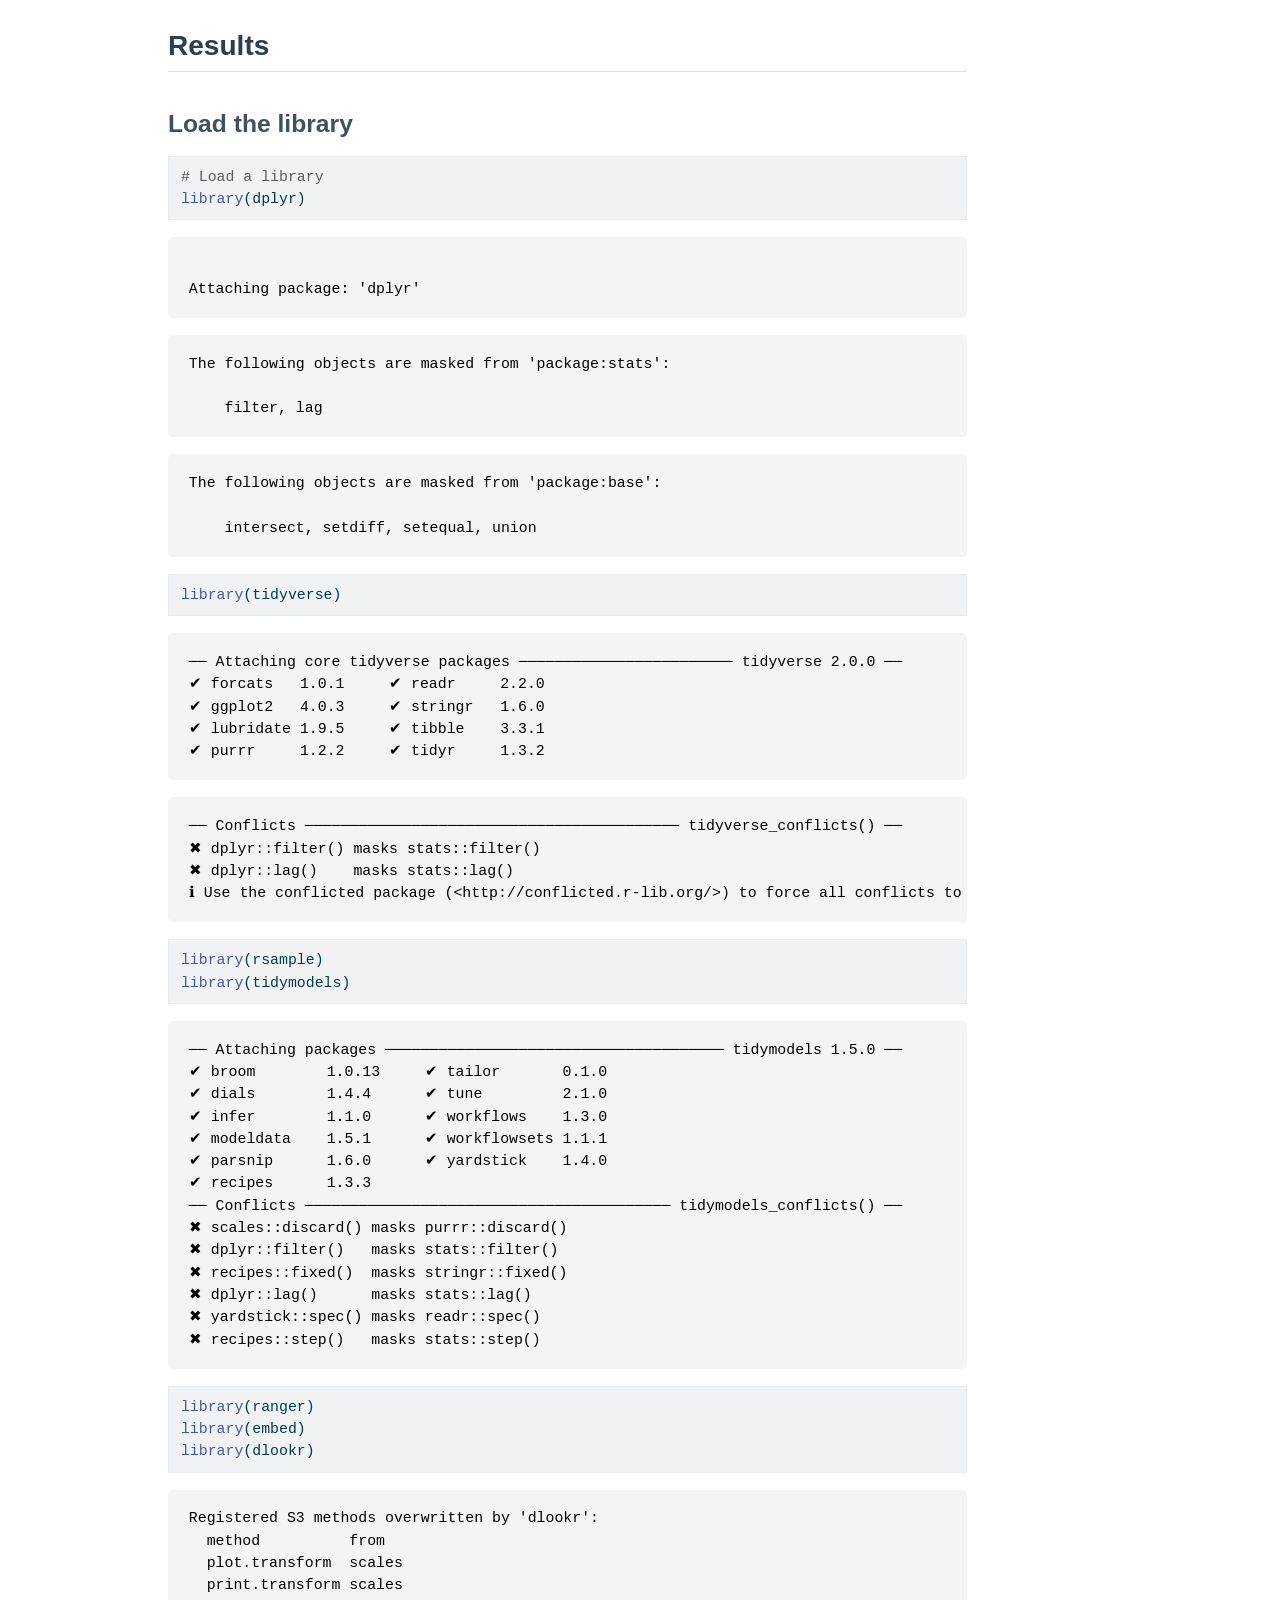
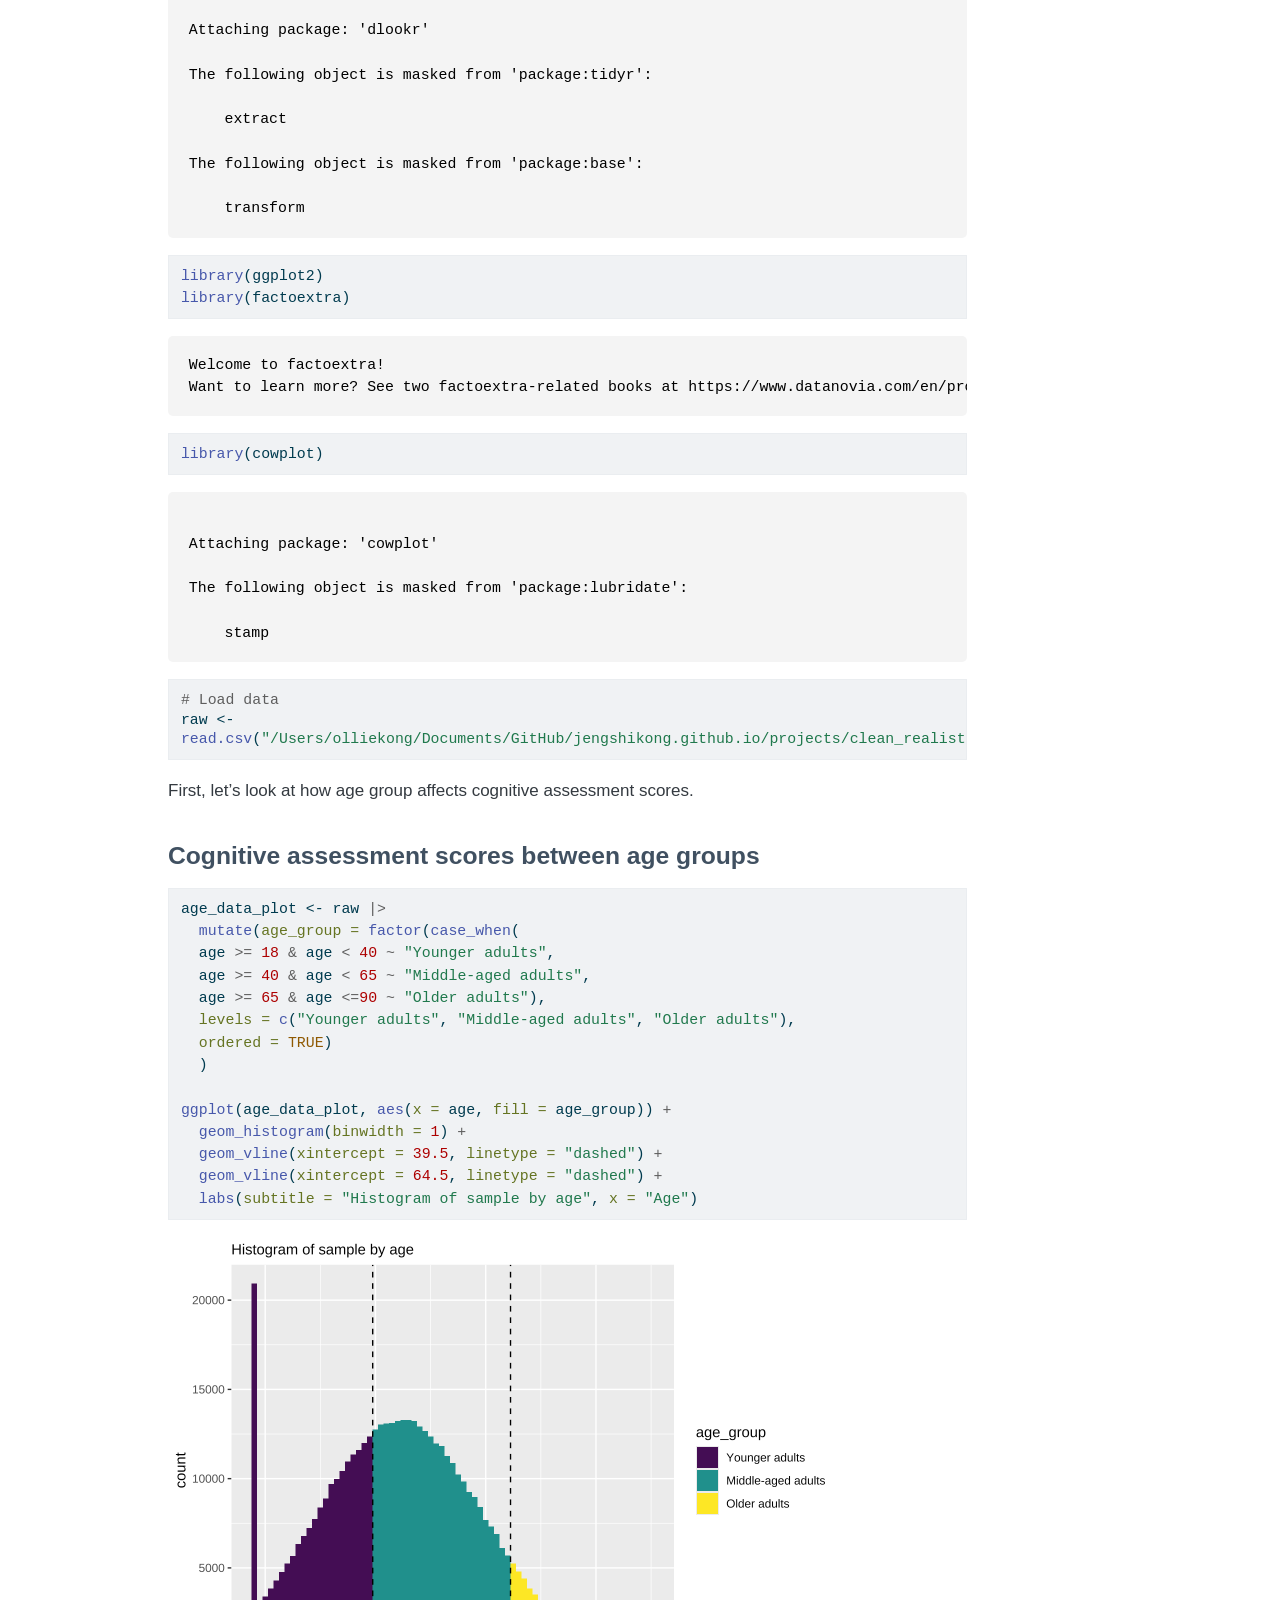
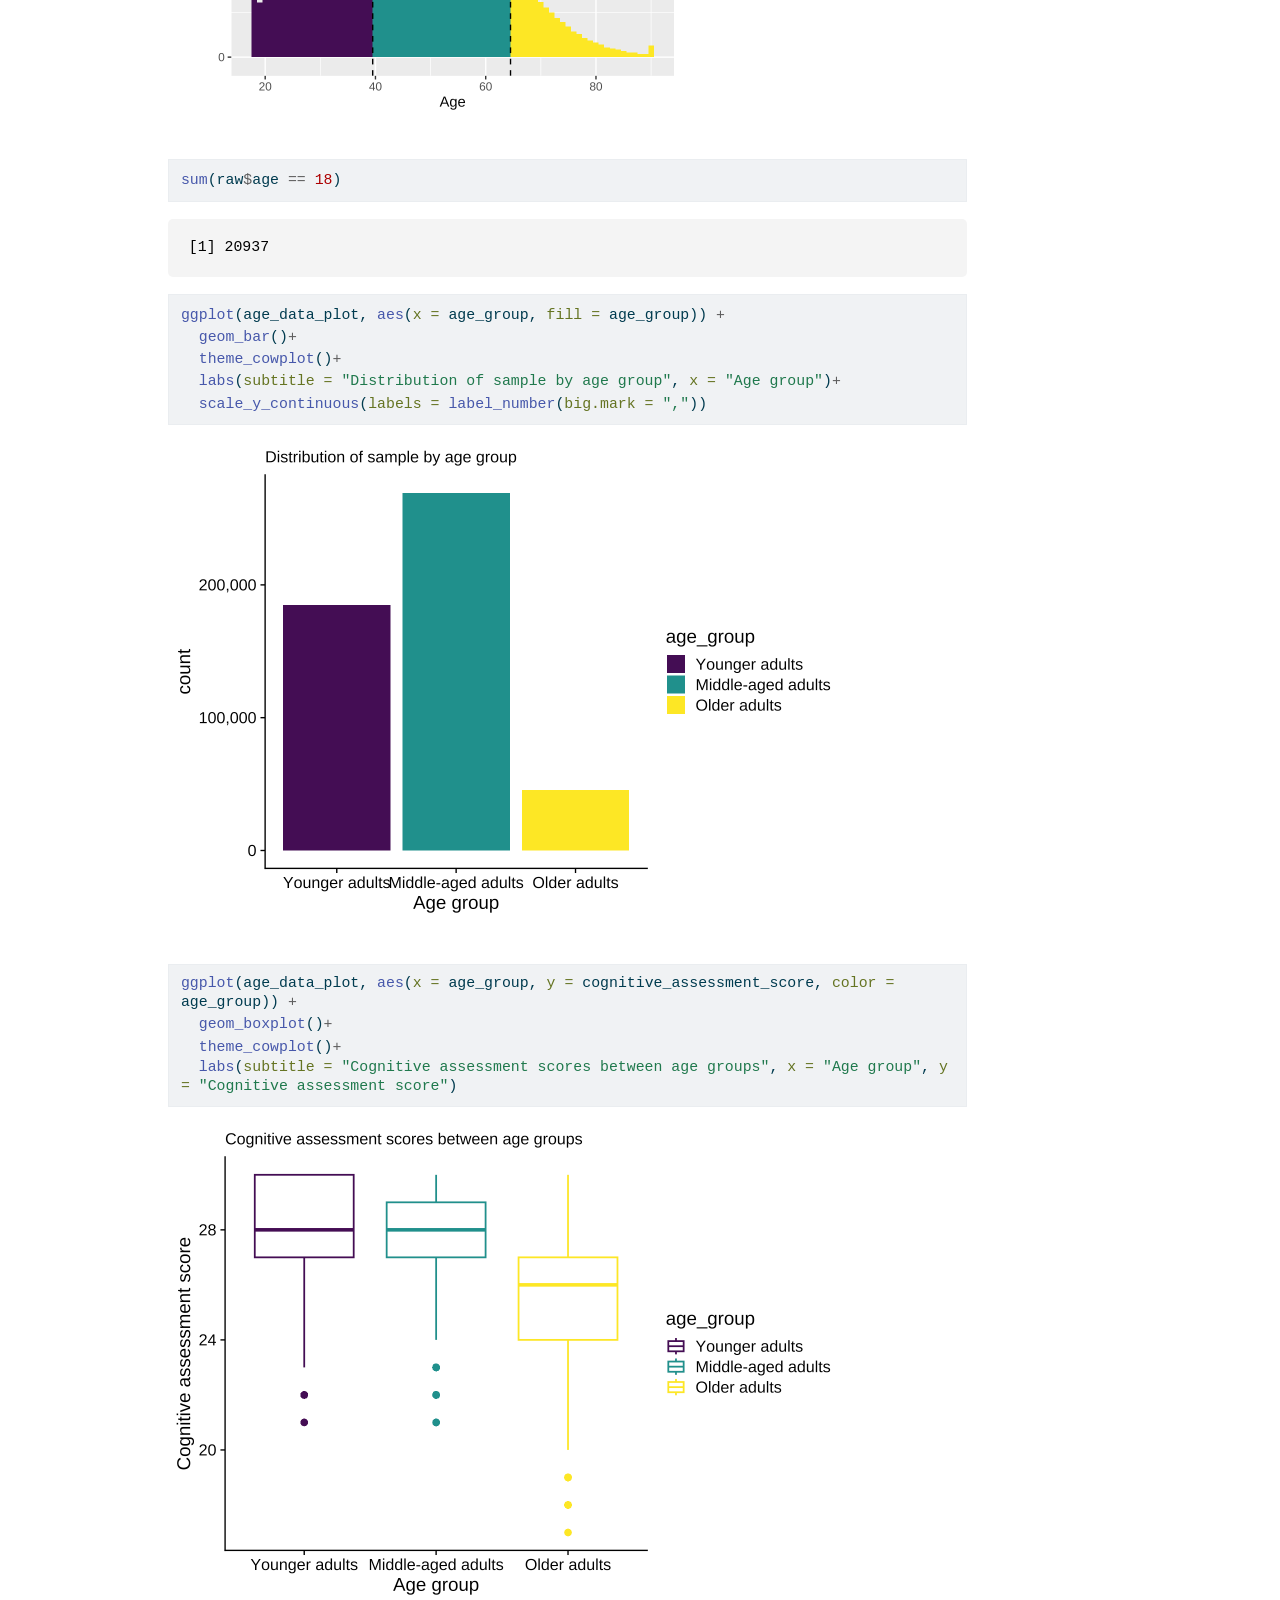
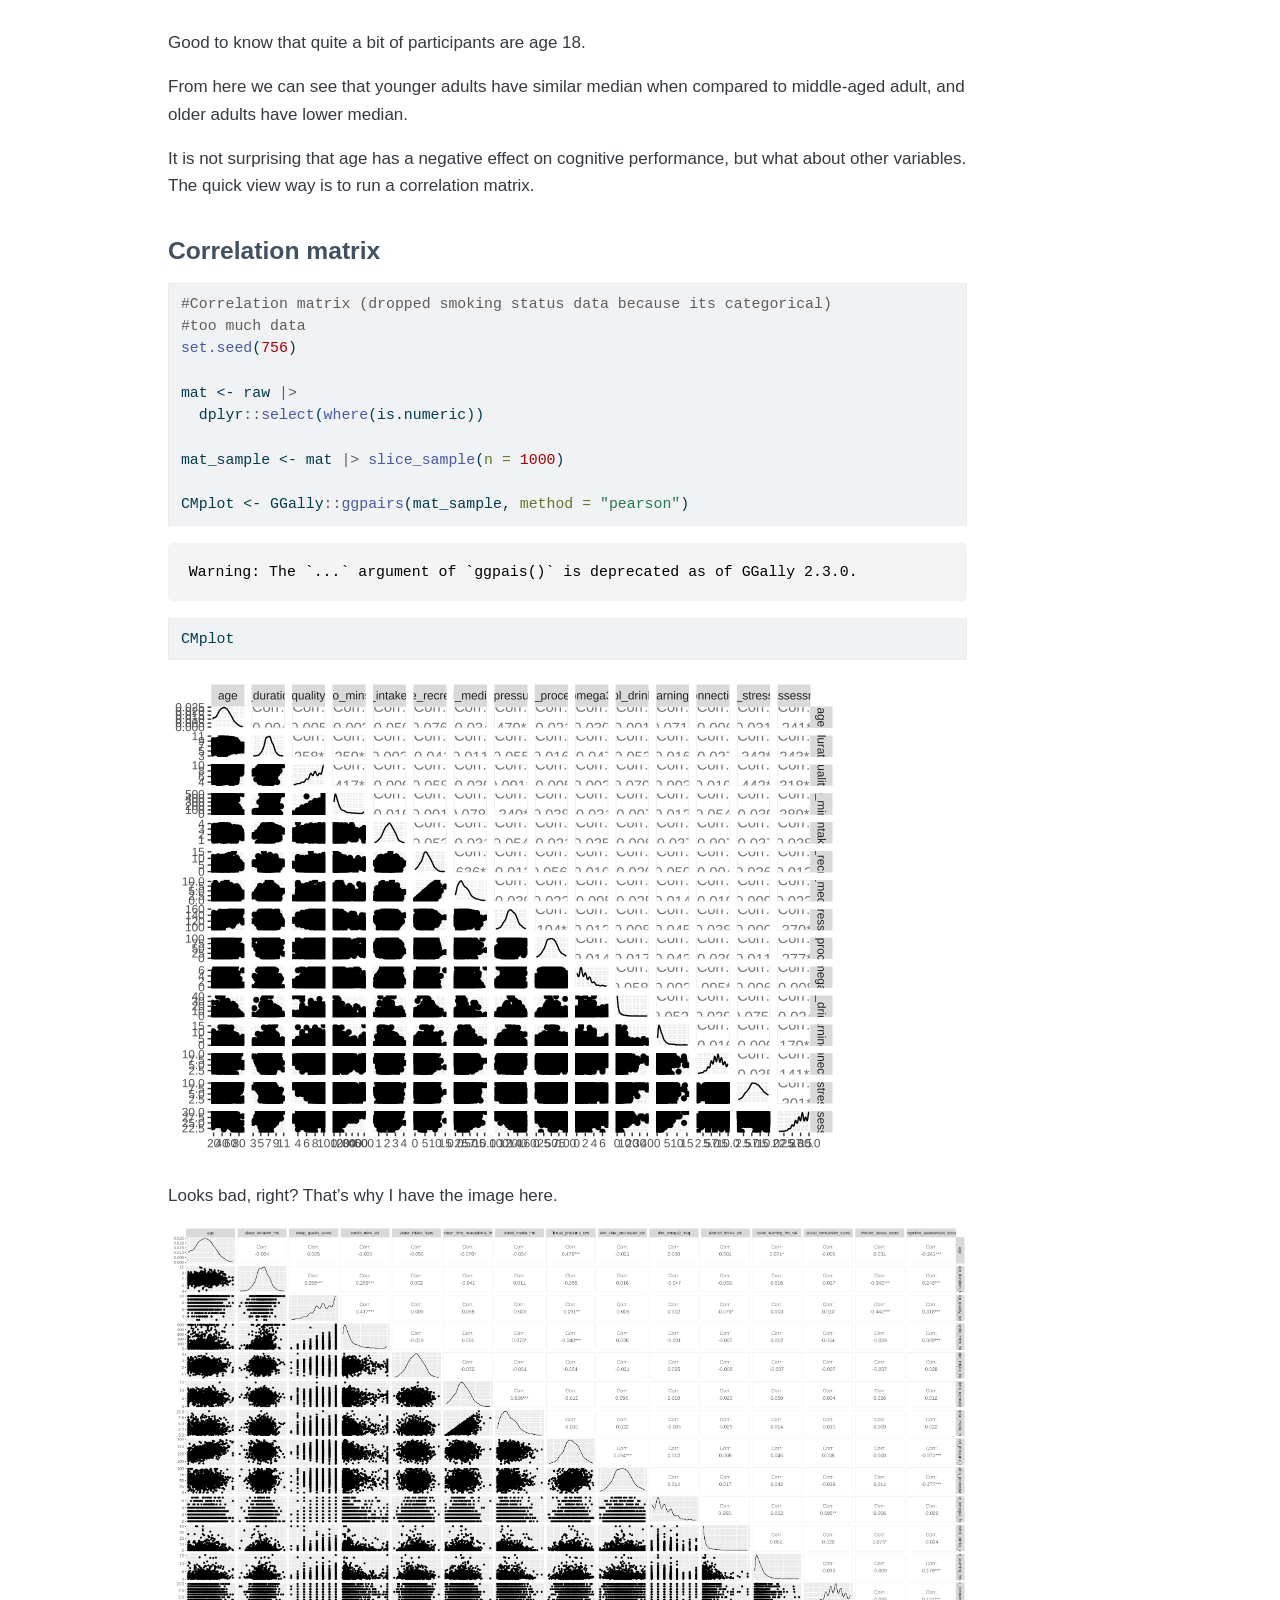
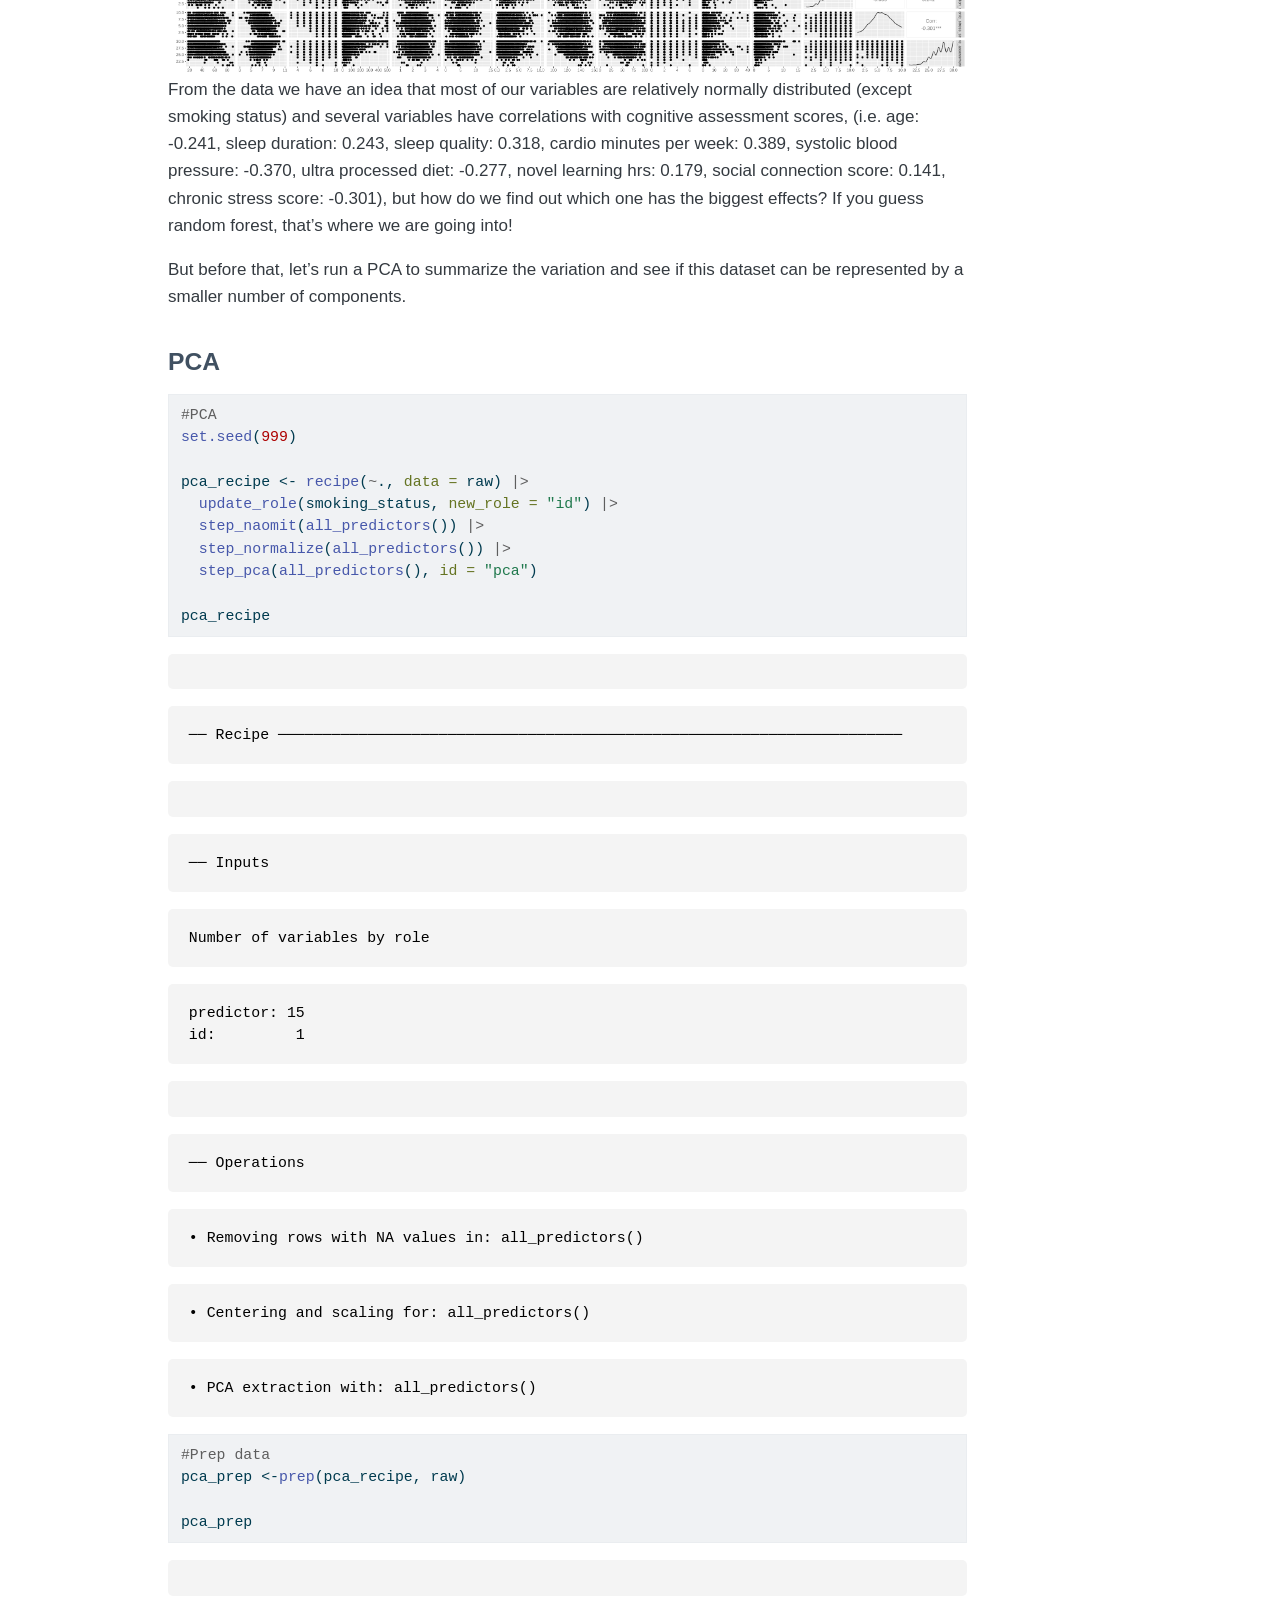
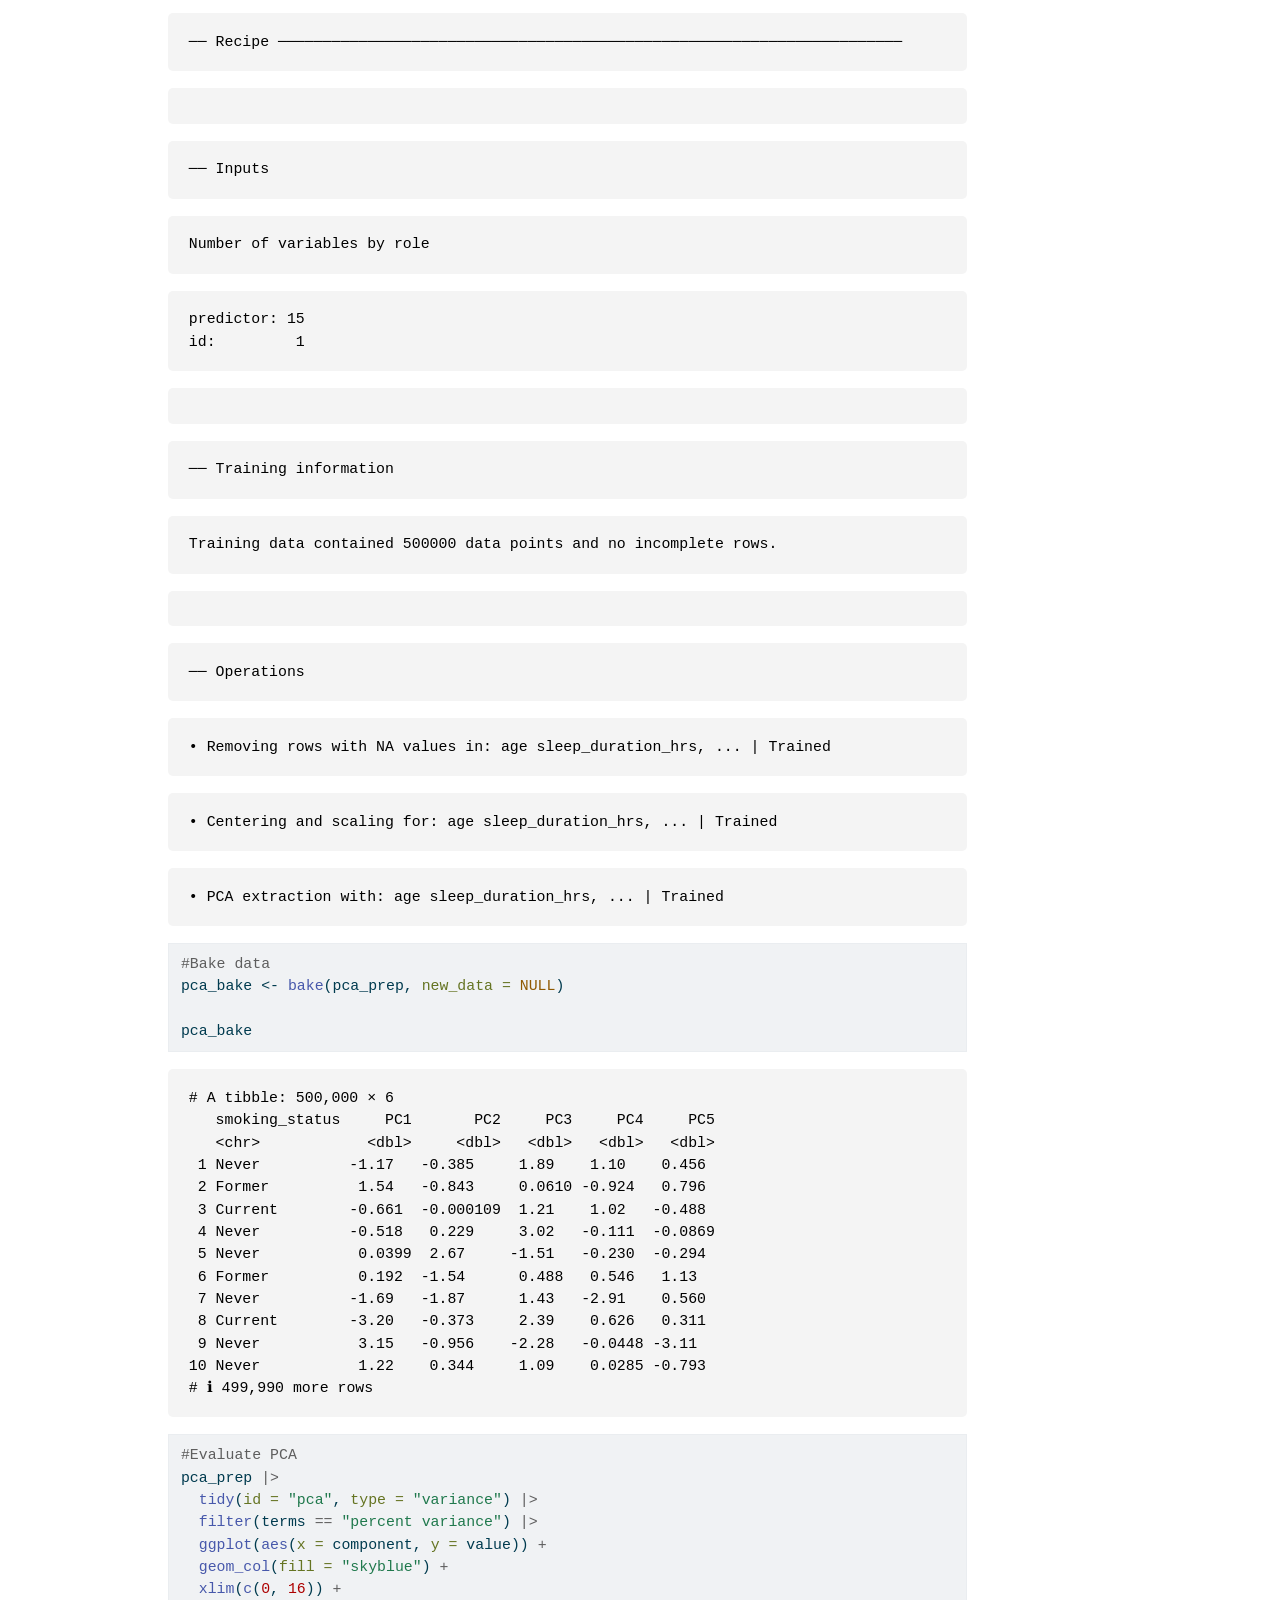
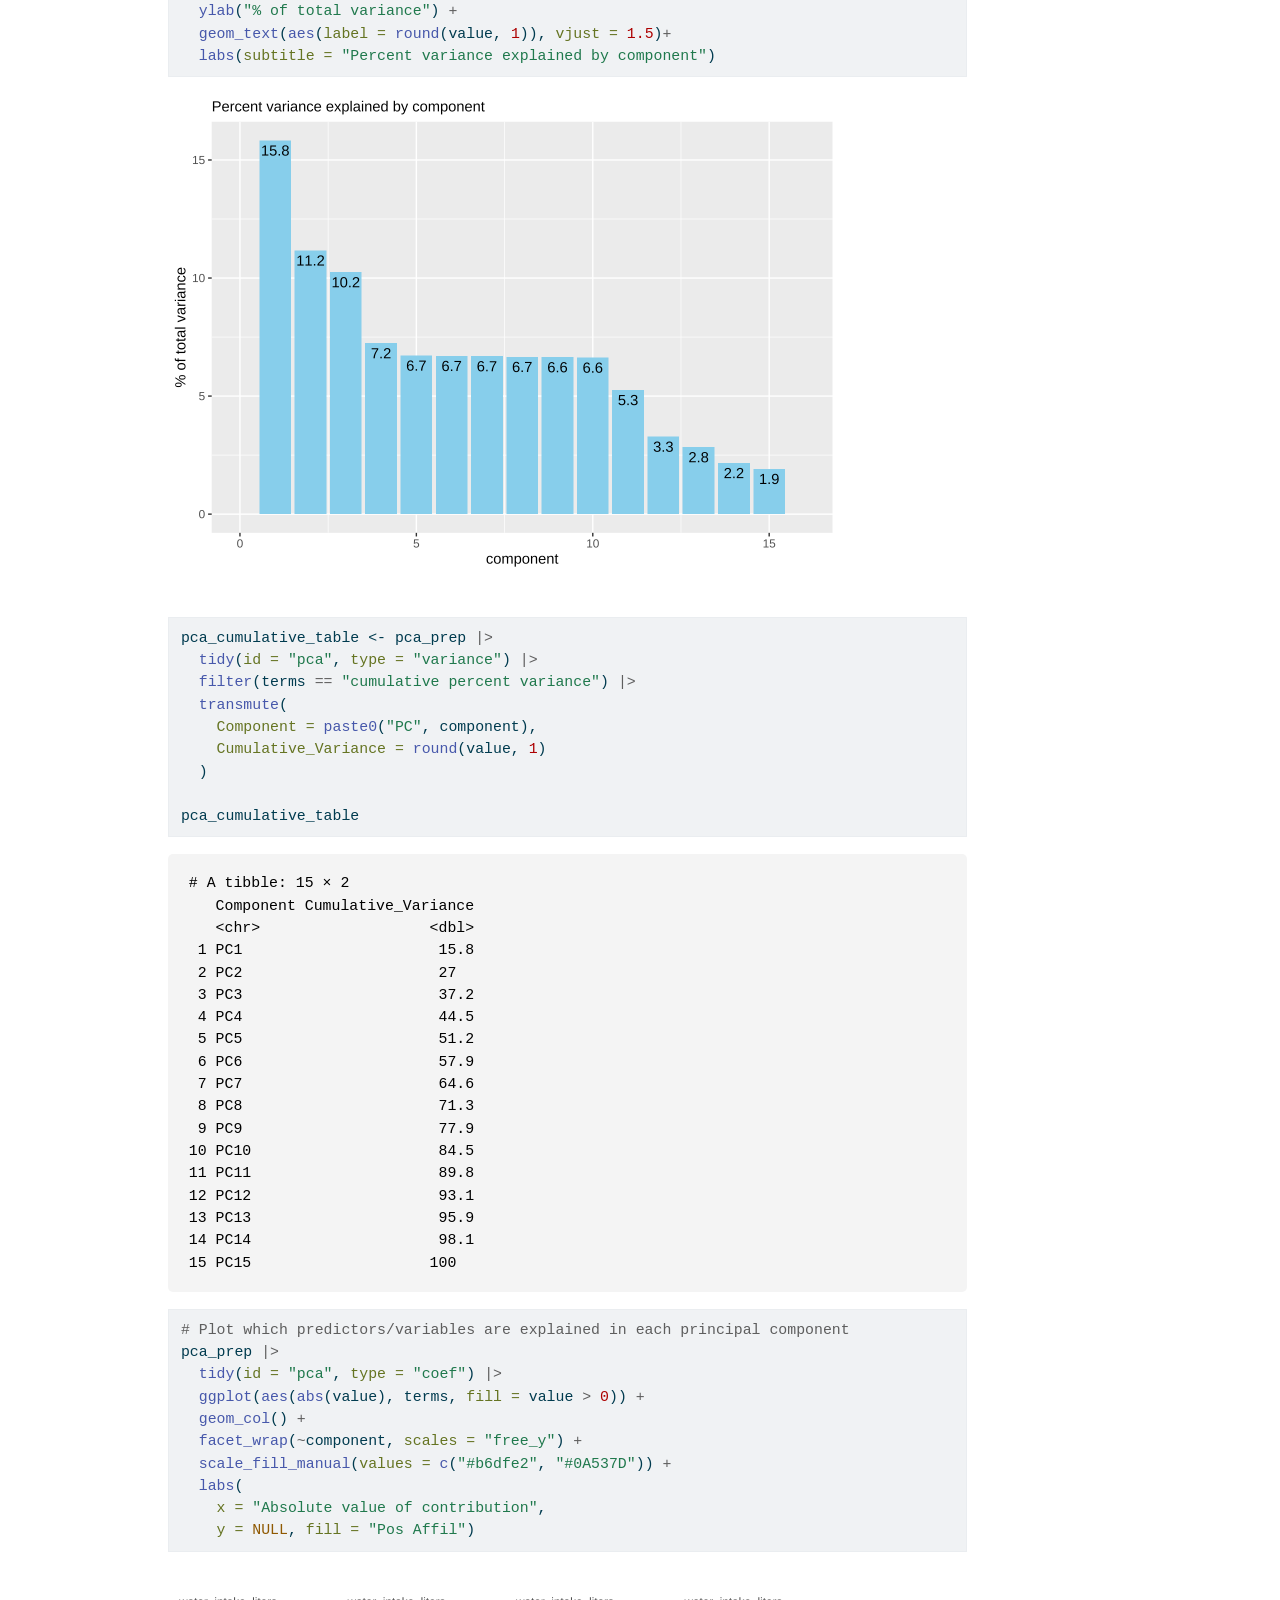
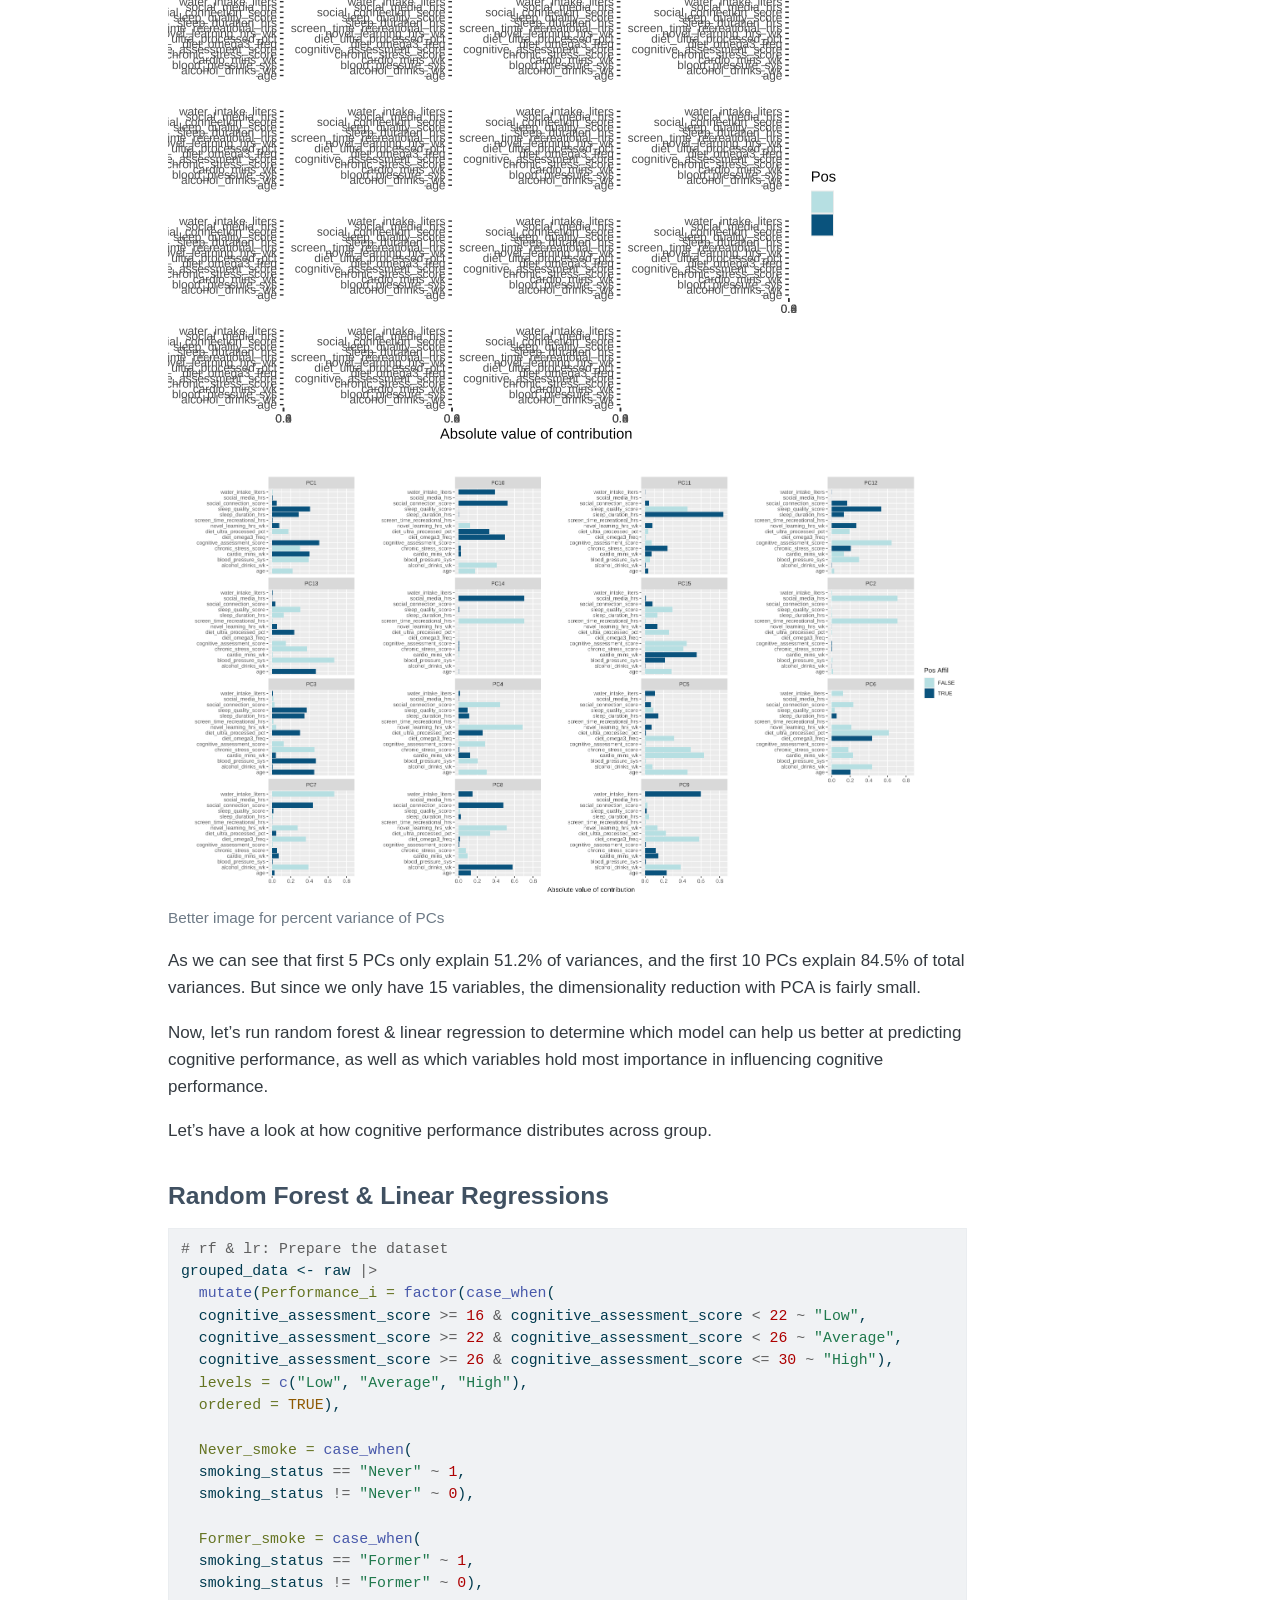
<file: docs/projects/final-report.html>
<!DOCTYPE html>
<html xmlns="http://www.w3.org/1999/xhtml" lang="en" xml:lang="en"><head>

<meta charset="utf-8">
<meta name="generator" content="quarto-1.9.38">

<meta name="viewport" content="width=device-width, initial-scale=1.0, user-scalable=yes">

<meta name="author" content="Jeng Shi Kong">
<meta name="dcterms.date" content="2026-07-29">

<title>Final Report: Predictive models to predict cognitive performance using random forest &amp; linear regression – My Research Profile</title>
<style>
/* Default styles provided by pandoc.
** See https://pandoc.org/MANUAL.html#variables-for-html for config info.
*/
code{white-space: pre-wrap;}
span.smallcaps{font-variant: small-caps;}
div.columns{display: flex; gap: min(4vw, 1.5em);}
div.column{flex: auto; overflow-x: auto;}
div.hanging-indent{margin-left: 1.5em; text-indent: -1.5em;}
ul.task-list{list-style: none;}
ul.task-list li input[type="checkbox"] {
  width: 0.8em;
  margin: 0 0.8em 0.2em -1em; /* quarto-specific, see https://github.com/quarto-dev/quarto-cli/issues/4556 */ 
  vertical-align: middle;
}
/* CSS for syntax highlighting */
html { -webkit-text-size-adjust: 100%; }
pre > code.sourceCode { white-space: pre; position: relative; }
pre > code.sourceCode > span { display: inline-block; line-height: 1.25; }
pre > code.sourceCode > span:empty { height: 1.2em; }
.sourceCode { overflow: visible; }
code.sourceCode > span { color: inherit; text-decoration: inherit; }
div.sourceCode { margin: 1em 0; }
pre.sourceCode { margin: 0; }
@media screen {
div.sourceCode { overflow: auto; }
}
@media print {
pre > code.sourceCode { white-space: pre-wrap; }
pre > code.sourceCode > span { text-indent: -5em; padding-left: 5em; }
}
pre.numberSource code
  { counter-reset: source-line 0; }
pre.numberSource code > span
  { position: relative; left: -4em; counter-increment: source-line; }
pre.numberSource code > span > a:first-child::before
  { content: counter(source-line);
    position: relative; left: -1em; text-align: right; vertical-align: baseline;
    border: none; display: inline-block;
    -webkit-touch-callout: none; -webkit-user-select: none;
    -khtml-user-select: none; -moz-user-select: none;
    -ms-user-select: none; user-select: none;
    padding: 0 4px; width: 4em;
  }
pre.numberSource { margin-left: 3em;  padding-left: 4px; }
div.sourceCode
  {   }
@media screen {
pre > code.sourceCode > span > a:first-child::before { text-decoration: underline; }
}
</style>


<script src="../site_libs/quarto-nav/quarto-nav.js"></script>
<script src="../site_libs/quarto-nav/headroom.min.js"></script>
<script src="../site_libs/clipboard/clipboard.min.js"></script>
<script src="../site_libs/quarto-search/autocomplete.umd.js"></script>
<script src="../site_libs/quarto-search/fuse.min.js"></script>
<script src="../site_libs/quarto-search/quarto-search.js"></script>
<meta name="quarto:offset" content="../">
<script src="../site_libs/quarto-html/quarto.js" type="module"></script>
<script src="../site_libs/quarto-html/tabsets/tabsets.js" type="module"></script>
<script src="../site_libs/quarto-html/popper.min.js"></script>
<script src="../site_libs/quarto-html/tippy.umd.min.js"></script>
<script src="../site_libs/quarto-html/anchor.min.js"></script>
<link href="../site_libs/quarto-html/tippy.css" rel="stylesheet">
<link href="../site_libs/quarto-html/quarto-syntax-highlighting-15634bcf2e68342d4ad2dfa704d543f6.css" rel="stylesheet" id="quarto-text-highlighting-styles">
<script src="../site_libs/bootstrap/bootstrap.min.js"></script>
<link href="../site_libs/bootstrap/bootstrap-icons.css" rel="stylesheet">
<link href="../site_libs/bootstrap/bootstrap-c838024fea7a2f2e75b99d45b7e2cab6.min.css" rel="stylesheet" append-hash="true" id="quarto-bootstrap" data-mode="light">
<script id="quarto-search-options" type="application/json">{
  "location": "navbar",
  "copy-button": false,
  "collapse-after": 3,
  "panel-placement": "end",
  "type": "overlay",
  "limit": 50,
  "keyboard-shortcut": [
    "f",
    "/",
    "s"
  ],
  "show-item-context": false,
  "language": {
    "search-no-results-text": "No results",
    "search-matching-documents-text": "matching documents",
    "search-copy-link-title": "Copy link to search",
    "search-hide-matches-text": "Hide additional matches",
    "search-more-match-text": "more match in this document",
    "search-more-matches-text": "more matches in this document",
    "search-clear-button-title": "Clear",
    "search-text-placeholder": "",
    "search-detached-cancel-button-title": "Cancel",
    "search-submit-button-title": "Submit",
    "search-label": "Search"
  }
}</script>


<link rel="stylesheet" href="../styles.css">
</head>

<body class="nav-fixed quarto-light">

<div id="quarto-search-results"></div>
  <header id="quarto-header" class="headroom fixed-top">
    <nav class="navbar navbar-expand-lg " data-bs-theme="dark">
      <div class="navbar-container container-fluid">
      <div class="navbar-brand-container mx-auto">
    <a class="navbar-brand" href="../index.html">
    <span class="navbar-title">My Research Profile</span>
    </a>
  </div>
          <button class="navbar-toggler" type="button" data-bs-toggle="collapse" data-bs-target="#navbarCollapse" aria-controls="navbarCollapse" role="menu" aria-expanded="false" aria-label="Toggle navigation" onclick="if (window.quartoToggleHeadroom) { window.quartoToggleHeadroom(); }">
  <span class="navbar-toggler-icon"></span>
</button>
          <div class="collapse navbar-collapse" id="navbarCollapse">
            <ul class="navbar-nav navbar-nav-scroll ms-auto">
  <li class="nav-item">
    <a class="nav-link" href="../index.html"> <i class="bi bi-house-fill" role="img">
</i> 
<span class="menu-text">Home</span></a>
  </li>  
  <li class="nav-item">
    <a class="nav-link" href="../projects.html"> <i class="bi bi-briefcase-fill" role="img">
</i> 
<span class="menu-text">Projects</span></a>
  </li>  
  <li class="nav-item">
    <a class="nav-link" href="https://github.com/JS-Kong1121/jengshikong.github.io"> <i class="bi bi-github" role="img">
</i> 
<span class="menu-text">GitHub</span></a>
  </li>  
</ul>
          </div> <!-- /navcollapse -->
            <div class="quarto-navbar-tools">
</div>
      </div> <!-- /container-fluid -->
    </nav>
</header>
<!-- content -->
<div id="quarto-content" class="quarto-container page-columns page-rows-contents page-layout-article page-navbar">
<!-- sidebar -->
<!-- margin-sidebar -->
    <div id="quarto-margin-sidebar" class="sidebar margin-sidebar">
        <nav id="TOC" role="doc-toc" class="toc-active">
    <h2 id="toc-title">On this page</h2>
   
  <ul>
  <li><a href="#predictive-models-to-predict-cognitive-performance-using-random-forest-linear-regression" id="toc-predictive-models-to-predict-cognitive-performance-using-random-forest-linear-regression" class="nav-link active" data-scroll-target="#predictive-models-to-predict-cognitive-performance-using-random-forest-linear-regression">Predictive models to predict cognitive performance using random forest &amp; linear regression</a>
  <ul class="collapse">
  <li><a href="#introduction" id="toc-introduction" class="nav-link" data-scroll-target="#introduction">Introduction</a></li>
  <li><a href="#aim-of-the-study" id="toc-aim-of-the-study" class="nav-link" data-scroll-target="#aim-of-the-study">Aim of the study</a></li>
  <li><a href="#methods" id="toc-methods" class="nav-link" data-scroll-target="#methods">Methods</a>
  <ul class="collapse">
  <li><a href="#data-dictionary" id="toc-data-dictionary" class="nav-link" data-scroll-target="#data-dictionary">Data Dictionary</a></li>
  </ul></li>
  <li><a href="#results" id="toc-results" class="nav-link" data-scroll-target="#results">Results</a>
  <ul class="collapse">
  <li><a href="#load-the-library" id="toc-load-the-library" class="nav-link" data-scroll-target="#load-the-library">Load the library</a></li>
  <li><a href="#cognitive-assessment-scores-between-age-groups" id="toc-cognitive-assessment-scores-between-age-groups" class="nav-link" data-scroll-target="#cognitive-assessment-scores-between-age-groups">Cognitive assessment scores between age groups</a></li>
  <li><a href="#correlation-matrix" id="toc-correlation-matrix" class="nav-link" data-scroll-target="#correlation-matrix">Correlation matrix</a></li>
  <li><a href="#pca" id="toc-pca" class="nav-link" data-scroll-target="#pca">PCA</a></li>
  <li><a href="#random-forest-linear-regressions" id="toc-random-forest-linear-regressions" class="nav-link" data-scroll-target="#random-forest-linear-regressions">Random Forest &amp; Linear Regressions</a></li>
  <li><a href="#age-grouped-rf-lr" id="toc-age-grouped-rf-lr" class="nav-link" data-scroll-target="#age-grouped-rf-lr">Age grouped rf &amp; lr</a></li>
  </ul></li>
  <li><a href="#discussion" id="toc-discussion" class="nav-link" data-scroll-target="#discussion">Discussion</a></li>
  <li><a href="#conclusions" id="toc-conclusions" class="nav-link" data-scroll-target="#conclusions">Conclusions</a></li>
  <li><a href="#references" id="toc-references" class="nav-link" data-scroll-target="#references">References</a></li>
  <li><a href="#extras" id="toc-extras" class="nav-link" data-scroll-target="#extras">Extras:</a>
  <ul class="collapse">
  <li><a href="#hierarchical-clustering" id="toc-hierarchical-clustering" class="nav-link" data-scroll-target="#hierarchical-clustering">Hierarchical Clustering</a></li>
  </ul></li>
  </ul></li>
  </ul>
</nav>
    </div>
<!-- main -->
<main class="content" id="quarto-document-content">

<header id="title-block-header" class="quarto-title-block default">
<div class="quarto-title">
<h1 class="title">Final Report: Predictive models to predict cognitive performance using random forest &amp; linear regression</h1>
</div>



<div class="quarto-title-meta">

    <div>
    <div class="quarto-title-meta-heading">Author</div>
    <div class="quarto-title-meta-contents">
             <p>Jeng Shi Kong </p>
          </div>
  </div>
    
    <div>
    <div class="quarto-title-meta-heading">Published</div>
    <div class="quarto-title-meta-contents">
      <p class="date">July 29, 2026</p>
    </div>
  </div>
  
    
  </div>
  


</header>


<section id="predictive-models-to-predict-cognitive-performance-using-random-forest-linear-regression" class="level1">
<h1>Predictive models to predict cognitive performance using random forest &amp; linear regression</h1>
<div class="quarto-figure quarto-figure-center">
<figure class="figure">
<p><img src="images/unsplash.jpg" class="img-fluid figure-img"></p>
<figcaption>Source: Unsplash</figcaption>
</figure>
</div>
<section id="introduction" class="level2">
<h2 class="anchored" data-anchor-id="introduction">Introduction</h2>
<p>Cognitive decline is a common feature of aging and is shaped by both modifiable and nonmodifiable factors, including physical fitness, psychological stress, and genetic predisposition. In some individuals, cognitive deterioration may occur at an accelerated rate and progress to mild cognitive impairment, thereby increasing the risk of Alzheimer’s disease and related dementias. Despite advances in the management of cognitive decline, the development of effective interventions to prevent or delay its progression remains challenging because of the complex interplay among the biological, behavioral, environmental, and genetic factors that influence cognitive aging.</p>
</section>
<section id="aim-of-the-study" class="level2">
<h2 class="anchored" data-anchor-id="aim-of-the-study">Aim of the study</h2>
<p>This project aims to characterize cognitive performance among adults aged 18 to 90 years by: (1) predicting cognitive performance based on lifestyle habits, demographics, and mental health and (2) identifying the variables that are the strongest predictors of cognitive performance.</p>
</section>
<section id="methods" class="level2">
<h2 class="anchored" data-anchor-id="methods">Methods</h2>
<p>This synthetic data set is obtained from Kaggle (see ref. below), with entries of 500,000 and 16 observations which includes lifestyle input, biological &amp; demographic data with realistic distribution. Correlation analysis is used to determine the correlations between observations. Principal component analysis is employed to evaluate if the continuous variables could be summarized using fewer dimensions. Machine-learning models, including random forest and regression-based approaches, will then be developed to determine the relative importance of these behavioral factors and predict cognitive performance.</p>
<section id="data-dictionary" class="level3">
<h3 class="anchored" data-anchor-id="data-dictionary">Data Dictionary</h3>
<p>Demographics &amp; Biometrics:</p>
<p>age (Integer): The simulated age of the partici- pant (ranging from 18 to 90).</p>
<p>blood_pressure_sys (Integer): Simulated systolic blood pressure (the top number). This is mathematically influenced by age, diet, stress, and exercise within the simulation.</p>
<p>Core Lifestyle Habits:</p>
<p>sleep_duration_hrs (Float): Average hours of sleep per night. Negatively impacted by high stress levels in the simulation.</p>
<p>sleep_quality_score (Integer): Self-rated scale from 1 (poor) to 10 (excellent).</p>
<p>cardio_mins_wk (Integer): Total minutes of elevated heart rate exercise per week. Follows a log-normal distribution to mimic reality (most do a little, a few do a lot).</p>
<p>water_intake_liters (Float): Average daily water consumption. (Note: Included as a “noise” variable for feature selection practice).</p>
<p>screen_time_recreational_hrs (Float): Daily hours spent on non-work screens.</p>
<p>social_media_hrs (Float): Daily hours specifically on social media apps.</p>
<p>Diet &amp; Substance Intake:</p>
<p>diet_ultra_processed_pct (Float): Estimated percentage of the participant’s diet consisting of highly processed foods.</p>
<p>diet_omega3_freq (Integer): Frequency (days per week) of consuming brain-healthy foods like fish, nuts, or seeds.</p>
<p>smoking_status (Categorical): Survey response categorized as “Current”, “Former”, or “Never”.</p>
<p>alcohol_drinks_wk (Integer): Total alcoholic beverages consumed per week.</p>
<p>Neuroplasticity &amp; Mental Health:</p>
<p>novel_learning_hrs_wk (Float): Hours per week spent learning a new, difficult skill (e.g., a new language, coding, instrument). Acts as a neuroprotective bonus in the target calculation.</p>
<p>social_connection_score (Integer): Self-rated scale from 1 (isolated) to 10 (highly supported) on feeling connected to others.</p>
<p>chronic_stress_score (Integer): Self-rated scale from 1 (low) to 10 (high) on daily perceived stress. Acts as a heavy penalty to the target score.</p>
<p>Target Variable (The Output):</p>
<p>cognitive_assessment_score (Integer): The target variable designed for regression models. Modeled after the real-world MoCA (Montreal Cognitive Assessment) scale from 5 to 30. It is the mathematical culmination of a perfect baseline score minus penalties (age, stress, poor diet, smoking) plus bonuses (cardio, learning, social connection), along with randomized, irreducible human noise.</p>
</section>
</section>
<section id="results" class="level2">
<h2 class="anchored" data-anchor-id="results">Results</h2>
<section id="load-the-library" class="level3">
<h3 class="anchored" data-anchor-id="load-the-library">Load the library</h3>
<div class="cell">
<div class="code-copy-outer-scaffold"><div class="sourceCode cell-code" id="cb1"><pre class="sourceCode r code-with-copy"><code class="sourceCode r"><span id="cb1-1"><a href="#cb1-1" aria-hidden="true" tabindex="-1"></a><span class="co"># Load a library</span></span>
<span id="cb1-2"><a href="#cb1-2" aria-hidden="true" tabindex="-1"></a><span class="fu">library</span>(dplyr)</span></code></pre></div><button title="Copy to Clipboard" class="code-copy-button"><i class="bi"></i></button></div>
<div class="cell-output cell-output-stderr">
<pre><code>
Attaching package: 'dplyr'</code></pre>
</div>
<div class="cell-output cell-output-stderr">
<pre><code>The following objects are masked from 'package:stats':

    filter, lag</code></pre>
</div>
<div class="cell-output cell-output-stderr">
<pre><code>The following objects are masked from 'package:base':

    intersect, setdiff, setequal, union</code></pre>
</div>
<div class="code-copy-outer-scaffold"><div class="sourceCode cell-code" id="cb5"><pre class="sourceCode r code-with-copy"><code class="sourceCode r"><span id="cb5-1"><a href="#cb5-1" aria-hidden="true" tabindex="-1"></a><span class="fu">library</span>(tidyverse)</span></code></pre></div><button title="Copy to Clipboard" class="code-copy-button"><i class="bi"></i></button></div>
<div class="cell-output cell-output-stderr">
<pre><code>── Attaching core tidyverse packages ──────────────────────── tidyverse 2.0.0 ──
✔ forcats   1.0.1     ✔ readr     2.2.0
✔ ggplot2   4.0.3     ✔ stringr   1.6.0
✔ lubridate 1.9.5     ✔ tibble    3.3.1
✔ purrr     1.2.2     ✔ tidyr     1.3.2</code></pre>
</div>
<div class="cell-output cell-output-stderr">
<pre><code>── Conflicts ────────────────────────────────────────── tidyverse_conflicts() ──
✖ dplyr::filter() masks stats::filter()
✖ dplyr::lag()    masks stats::lag()
ℹ Use the conflicted package (&lt;http://conflicted.r-lib.org/&gt;) to force all conflicts to become errors</code></pre>
</div>
<div class="code-copy-outer-scaffold"><div class="sourceCode cell-code" id="cb8"><pre class="sourceCode r code-with-copy"><code class="sourceCode r"><span id="cb8-1"><a href="#cb8-1" aria-hidden="true" tabindex="-1"></a><span class="fu">library</span>(rsample)</span>
<span id="cb8-2"><a href="#cb8-2" aria-hidden="true" tabindex="-1"></a><span class="fu">library</span>(tidymodels)</span></code></pre></div><button title="Copy to Clipboard" class="code-copy-button"><i class="bi"></i></button></div>
<div class="cell-output cell-output-stderr">
<pre><code>── Attaching packages ────────────────────────────────────── tidymodels 1.5.0 ──
✔ broom        1.0.13     ✔ tailor       0.1.0 
✔ dials        1.4.4      ✔ tune         2.1.0 
✔ infer        1.1.0      ✔ workflows    1.3.0 
✔ modeldata    1.5.1      ✔ workflowsets 1.1.1 
✔ parsnip      1.6.0      ✔ yardstick    1.4.0 
✔ recipes      1.3.3      
── Conflicts ───────────────────────────────────────── tidymodels_conflicts() ──
✖ scales::discard() masks purrr::discard()
✖ dplyr::filter()   masks stats::filter()
✖ recipes::fixed()  masks stringr::fixed()
✖ dplyr::lag()      masks stats::lag()
✖ yardstick::spec() masks readr::spec()
✖ recipes::step()   masks stats::step()</code></pre>
</div>
<div class="code-copy-outer-scaffold"><div class="sourceCode cell-code" id="cb10"><pre class="sourceCode r code-with-copy"><code class="sourceCode r"><span id="cb10-1"><a href="#cb10-1" aria-hidden="true" tabindex="-1"></a><span class="fu">library</span>(ranger)</span>
<span id="cb10-2"><a href="#cb10-2" aria-hidden="true" tabindex="-1"></a><span class="fu">library</span>(embed)</span>
<span id="cb10-3"><a href="#cb10-3" aria-hidden="true" tabindex="-1"></a><span class="fu">library</span>(dlookr)</span></code></pre></div><button title="Copy to Clipboard" class="code-copy-button"><i class="bi"></i></button></div>
<div class="cell-output cell-output-stderr">
<pre><code>Registered S3 methods overwritten by 'dlookr':
  method          from  
  plot.transform  scales
  print.transform scales

Attaching package: 'dlookr'

The following object is masked from 'package:tidyr':

    extract

The following object is masked from 'package:base':

    transform</code></pre>
</div>
<div class="code-copy-outer-scaffold"><div class="sourceCode cell-code" id="cb12"><pre class="sourceCode r code-with-copy"><code class="sourceCode r"><span id="cb12-1"><a href="#cb12-1" aria-hidden="true" tabindex="-1"></a><span class="fu">library</span>(ggplot2)</span>
<span id="cb12-2"><a href="#cb12-2" aria-hidden="true" tabindex="-1"></a><span class="fu">library</span>(factoextra)</span></code></pre></div><button title="Copy to Clipboard" class="code-copy-button"><i class="bi"></i></button></div>
<div class="cell-output cell-output-stderr">
<pre><code>Welcome to factoextra!
Want to learn more? See two factoextra-related books at https://www.datanovia.com/en/product/practical-guide-to-principal-component-methods-in-r/</code></pre>
</div>
<div class="code-copy-outer-scaffold"><div class="sourceCode cell-code" id="cb14"><pre class="sourceCode r code-with-copy"><code class="sourceCode r"><span id="cb14-1"><a href="#cb14-1" aria-hidden="true" tabindex="-1"></a><span class="fu">library</span>(cowplot)</span></code></pre></div><button title="Copy to Clipboard" class="code-copy-button"><i class="bi"></i></button></div>
<div class="cell-output cell-output-stderr">
<pre><code>
Attaching package: 'cowplot'

The following object is masked from 'package:lubridate':

    stamp</code></pre>
</div>
<div class="code-copy-outer-scaffold"><div class="sourceCode cell-code" id="cb16"><pre class="sourceCode r code-with-copy"><code class="sourceCode r"><span id="cb16-1"><a href="#cb16-1" aria-hidden="true" tabindex="-1"></a><span class="co"># Load data</span></span>
<span id="cb16-2"><a href="#cb16-2" aria-hidden="true" tabindex="-1"></a>raw <span class="ot">&lt;-</span> <span class="fu">read.csv</span>(<span class="st">"/Users/olliekong/Documents/GitHub/jengshikong.github.io/projects/clean_realistic_survey_data_500k.csv"</span>)</span></code></pre></div><button title="Copy to Clipboard" class="code-copy-button"><i class="bi"></i></button></div>
</div>
<p>First, let’s look at how age group affects cognitive assessment scores.</p>
</section>
<section id="cognitive-assessment-scores-between-age-groups" class="level3">
<h3 class="anchored" data-anchor-id="cognitive-assessment-scores-between-age-groups">Cognitive assessment scores between age groups</h3>
<div class="cell">
<div class="code-copy-outer-scaffold"><div class="sourceCode cell-code" id="cb17"><pre class="sourceCode r code-with-copy"><code class="sourceCode r"><span id="cb17-1"><a href="#cb17-1" aria-hidden="true" tabindex="-1"></a>age_data_plot <span class="ot">&lt;-</span> raw <span class="sc">|&gt;</span> </span>
<span id="cb17-2"><a href="#cb17-2" aria-hidden="true" tabindex="-1"></a>  <span class="fu">mutate</span>(<span class="at">age_group =</span> <span class="fu">factor</span>(<span class="fu">case_when</span>(</span>
<span id="cb17-3"><a href="#cb17-3" aria-hidden="true" tabindex="-1"></a>  age <span class="sc">&gt;=</span> <span class="dv">18</span> <span class="sc">&amp;</span> age <span class="sc">&lt;</span> <span class="dv">40</span> <span class="sc">~</span> <span class="st">"Younger adults"</span>,</span>
<span id="cb17-4"><a href="#cb17-4" aria-hidden="true" tabindex="-1"></a>  age <span class="sc">&gt;=</span> <span class="dv">40</span> <span class="sc">&amp;</span> age <span class="sc">&lt;</span> <span class="dv">65</span> <span class="sc">~</span> <span class="st">"Middle-aged adults"</span>,</span>
<span id="cb17-5"><a href="#cb17-5" aria-hidden="true" tabindex="-1"></a>  age <span class="sc">&gt;=</span> <span class="dv">65</span> <span class="sc">&amp;</span> age <span class="sc">&lt;=</span><span class="dv">90</span> <span class="sc">~</span> <span class="st">"Older adults"</span>),</span>
<span id="cb17-6"><a href="#cb17-6" aria-hidden="true" tabindex="-1"></a>  <span class="at">levels =</span> <span class="fu">c</span>(<span class="st">"Younger adults"</span>, <span class="st">"Middle-aged adults"</span>, <span class="st">"Older adults"</span>),</span>
<span id="cb17-7"><a href="#cb17-7" aria-hidden="true" tabindex="-1"></a>  <span class="at">ordered =</span> <span class="cn">TRUE</span>)</span>
<span id="cb17-8"><a href="#cb17-8" aria-hidden="true" tabindex="-1"></a>  )</span>
<span id="cb17-9"><a href="#cb17-9" aria-hidden="true" tabindex="-1"></a></span>
<span id="cb17-10"><a href="#cb17-10" aria-hidden="true" tabindex="-1"></a><span class="fu">ggplot</span>(age_data_plot, <span class="fu">aes</span>(<span class="at">x =</span> age, <span class="at">fill =</span> age_group)) <span class="sc">+</span></span>
<span id="cb17-11"><a href="#cb17-11" aria-hidden="true" tabindex="-1"></a>  <span class="fu">geom_histogram</span>(<span class="at">binwidth =</span> <span class="dv">1</span>) <span class="sc">+</span></span>
<span id="cb17-12"><a href="#cb17-12" aria-hidden="true" tabindex="-1"></a>  <span class="fu">geom_vline</span>(<span class="at">xintercept =</span> <span class="fl">39.5</span>, <span class="at">linetype =</span> <span class="st">"dashed"</span>) <span class="sc">+</span></span>
<span id="cb17-13"><a href="#cb17-13" aria-hidden="true" tabindex="-1"></a>  <span class="fu">geom_vline</span>(<span class="at">xintercept =</span> <span class="fl">64.5</span>, <span class="at">linetype =</span> <span class="st">"dashed"</span>) <span class="sc">+</span></span>
<span id="cb17-14"><a href="#cb17-14" aria-hidden="true" tabindex="-1"></a>  <span class="fu">labs</span>(<span class="at">subtitle =</span> <span class="st">"Histogram of sample by age"</span>, <span class="at">x =</span> <span class="st">"Age"</span>)</span></code></pre></div><button title="Copy to Clipboard" class="code-copy-button"><i class="bi"></i></button></div>
<div class="cell-output-display">
<div>
<figure class="figure">
<p><img src="final-report_files/figure-html/unnamed-chunk-2-1.png" class="img-fluid figure-img" width="672"></p>
</figure>
</div>
</div>
<div class="code-copy-outer-scaffold"><div class="sourceCode cell-code" id="cb18"><pre class="sourceCode r code-with-copy"><code class="sourceCode r"><span id="cb18-1"><a href="#cb18-1" aria-hidden="true" tabindex="-1"></a><span class="fu">sum</span>(raw<span class="sc">$</span>age <span class="sc">==</span> <span class="dv">18</span>)</span></code></pre></div><button title="Copy to Clipboard" class="code-copy-button"><i class="bi"></i></button></div>
<div class="cell-output cell-output-stdout">
<pre><code>[1] 20937</code></pre>
</div>
<div class="code-copy-outer-scaffold"><div class="sourceCode cell-code" id="cb20"><pre class="sourceCode r code-with-copy"><code class="sourceCode r"><span id="cb20-1"><a href="#cb20-1" aria-hidden="true" tabindex="-1"></a><span class="fu">ggplot</span>(age_data_plot, <span class="fu">aes</span>(<span class="at">x =</span> age_group, <span class="at">fill =</span> age_group)) <span class="sc">+</span></span>
<span id="cb20-2"><a href="#cb20-2" aria-hidden="true" tabindex="-1"></a>  <span class="fu">geom_bar</span>()<span class="sc">+</span></span>
<span id="cb20-3"><a href="#cb20-3" aria-hidden="true" tabindex="-1"></a>  <span class="fu">theme_cowplot</span>()<span class="sc">+</span></span>
<span id="cb20-4"><a href="#cb20-4" aria-hidden="true" tabindex="-1"></a>  <span class="fu">labs</span>(<span class="at">subtitle =</span> <span class="st">"Distribution of sample by age group"</span>, <span class="at">x =</span> <span class="st">"Age group"</span>)<span class="sc">+</span></span>
<span id="cb20-5"><a href="#cb20-5" aria-hidden="true" tabindex="-1"></a>  <span class="fu">scale_y_continuous</span>(<span class="at">labels =</span> <span class="fu">label_number</span>(<span class="at">big.mark =</span> <span class="st">","</span>))</span></code></pre></div><button title="Copy to Clipboard" class="code-copy-button"><i class="bi"></i></button></div>
<div class="cell-output-display">
<div>
<figure class="figure">
<p><img src="final-report_files/figure-html/unnamed-chunk-2-2.png" class="img-fluid figure-img" width="672"></p>
</figure>
</div>
</div>
<div class="code-copy-outer-scaffold"><div class="sourceCode cell-code" id="cb21"><pre class="sourceCode r code-with-copy"><code class="sourceCode r"><span id="cb21-1"><a href="#cb21-1" aria-hidden="true" tabindex="-1"></a><span class="fu">ggplot</span>(age_data_plot, <span class="fu">aes</span>(<span class="at">x =</span> age_group, <span class="at">y =</span> cognitive_assessment_score, <span class="at">color =</span> age_group)) <span class="sc">+</span></span>
<span id="cb21-2"><a href="#cb21-2" aria-hidden="true" tabindex="-1"></a>  <span class="fu">geom_boxplot</span>()<span class="sc">+</span></span>
<span id="cb21-3"><a href="#cb21-3" aria-hidden="true" tabindex="-1"></a>  <span class="fu">theme_cowplot</span>()<span class="sc">+</span></span>
<span id="cb21-4"><a href="#cb21-4" aria-hidden="true" tabindex="-1"></a>  <span class="fu">labs</span>(<span class="at">subtitle =</span> <span class="st">"Cognitive assessment scores between age groups"</span>, <span class="at">x =</span> <span class="st">"Age group"</span>, <span class="at">y =</span> <span class="st">"Cognitive assessment score"</span>)</span></code></pre></div><button title="Copy to Clipboard" class="code-copy-button"><i class="bi"></i></button></div>
<div class="cell-output-display">
<div>
<figure class="figure">
<p><img src="final-report_files/figure-html/unnamed-chunk-2-3.png" class="img-fluid figure-img" width="672"></p>
</figure>
</div>
</div>
</div>
<p>Good to know that quite a bit of participants are age 18.</p>
<p>From here we can see that younger adults have similar median when compared to middle-aged adult, and older adults have lower median.</p>
<p>It is not surprising that age has a negative effect on cognitive performance, but what about other variables. The quick view way is to run a correlation matrix.</p>
</section>
<section id="correlation-matrix" class="level3">
<h3 class="anchored" data-anchor-id="correlation-matrix">Correlation matrix</h3>
<div class="cell">
<div class="code-copy-outer-scaffold"><div class="sourceCode cell-code" id="cb22"><pre class="sourceCode r code-with-copy"><code class="sourceCode r"><span id="cb22-1"><a href="#cb22-1" aria-hidden="true" tabindex="-1"></a><span class="co">#Correlation matrix (dropped smoking status data because its categorical)</span></span>
<span id="cb22-2"><a href="#cb22-2" aria-hidden="true" tabindex="-1"></a><span class="co">#too much data</span></span>
<span id="cb22-3"><a href="#cb22-3" aria-hidden="true" tabindex="-1"></a><span class="fu">set.seed</span>(<span class="dv">756</span>)</span>
<span id="cb22-4"><a href="#cb22-4" aria-hidden="true" tabindex="-1"></a></span>
<span id="cb22-5"><a href="#cb22-5" aria-hidden="true" tabindex="-1"></a>mat <span class="ot">&lt;-</span> raw <span class="sc">|&gt;</span></span>
<span id="cb22-6"><a href="#cb22-6" aria-hidden="true" tabindex="-1"></a>  dplyr<span class="sc">::</span><span class="fu">select</span>(<span class="fu">where</span>(is.numeric))</span>
<span id="cb22-7"><a href="#cb22-7" aria-hidden="true" tabindex="-1"></a></span>
<span id="cb22-8"><a href="#cb22-8" aria-hidden="true" tabindex="-1"></a>mat_sample <span class="ot">&lt;-</span> mat <span class="sc">|&gt;</span> <span class="fu">slice_sample</span>(<span class="at">n =</span> <span class="dv">1000</span>)</span>
<span id="cb22-9"><a href="#cb22-9" aria-hidden="true" tabindex="-1"></a></span>
<span id="cb22-10"><a href="#cb22-10" aria-hidden="true" tabindex="-1"></a>CMplot <span class="ot">&lt;-</span> GGally<span class="sc">::</span><span class="fu">ggpairs</span>(mat_sample, <span class="at">method =</span> <span class="st">"pearson"</span>)</span></code></pre></div><button title="Copy to Clipboard" class="code-copy-button"><i class="bi"></i></button></div>
<div class="cell-output cell-output-stderr">
<pre><code>Warning: The `...` argument of `ggpais()` is deprecated as of GGally 2.3.0.</code></pre>
</div>
<div class="code-copy-outer-scaffold"><div class="sourceCode cell-code" id="cb24"><pre class="sourceCode r code-with-copy"><code class="sourceCode r"><span id="cb24-1"><a href="#cb24-1" aria-hidden="true" tabindex="-1"></a>CMplot</span></code></pre></div><button title="Copy to Clipboard" class="code-copy-button"><i class="bi"></i></button></div>
<div class="cell-output-display">
<div>
<figure class="figure">
<p><img src="final-report_files/figure-html/unnamed-chunk-3-1.png" class="img-fluid figure-img" width="672"></p>
</figure>
</div>
</div>
</div>
<p>Looks bad, right? That’s why I have the image here.</p>
<p><img src="images/CMplot.png" class="img-fluid" alt="Correlation Matrix"> From the data we have an idea that most of our variables are relatively normally distributed (except smoking status) and several variables have correlations with cognitive assessment scores, (i.e.&nbsp;age: -0.241, sleep duration: 0.243, sleep quality: 0.318, cardio minutes per week: 0.389, systolic blood pressure: -0.370, ultra processed diet: -0.277, novel learning hrs: 0.179, social connection score: 0.141, chronic stress score: -0.301), but how do we find out which one has the biggest effects? If you guess random forest, that’s where we are going into!</p>
<p>But before that, let’s run a PCA to summarize the variation and see if this dataset can be represented by a smaller number of components.</p>
</section>
<section id="pca" class="level3">
<h3 class="anchored" data-anchor-id="pca">PCA</h3>
<div class="cell">
<div class="code-copy-outer-scaffold"><div class="sourceCode cell-code" id="cb25"><pre class="sourceCode r code-with-copy"><code class="sourceCode r"><span id="cb25-1"><a href="#cb25-1" aria-hidden="true" tabindex="-1"></a><span class="co">#PCA</span></span>
<span id="cb25-2"><a href="#cb25-2" aria-hidden="true" tabindex="-1"></a><span class="fu">set.seed</span>(<span class="dv">999</span>)</span>
<span id="cb25-3"><a href="#cb25-3" aria-hidden="true" tabindex="-1"></a></span>
<span id="cb25-4"><a href="#cb25-4" aria-hidden="true" tabindex="-1"></a>pca_recipe <span class="ot">&lt;-</span> <span class="fu">recipe</span>(<span class="sc">~</span>., <span class="at">data =</span> raw) <span class="sc">|&gt;</span></span>
<span id="cb25-5"><a href="#cb25-5" aria-hidden="true" tabindex="-1"></a>  <span class="fu">update_role</span>(smoking_status, <span class="at">new_role =</span> <span class="st">"id"</span>) <span class="sc">|&gt;</span></span>
<span id="cb25-6"><a href="#cb25-6" aria-hidden="true" tabindex="-1"></a>  <span class="fu">step_naomit</span>(<span class="fu">all_predictors</span>()) <span class="sc">|&gt;</span></span>
<span id="cb25-7"><a href="#cb25-7" aria-hidden="true" tabindex="-1"></a>  <span class="fu">step_normalize</span>(<span class="fu">all_predictors</span>()) <span class="sc">|&gt;</span></span>
<span id="cb25-8"><a href="#cb25-8" aria-hidden="true" tabindex="-1"></a>  <span class="fu">step_pca</span>(<span class="fu">all_predictors</span>(), <span class="at">id =</span> <span class="st">"pca"</span>)</span>
<span id="cb25-9"><a href="#cb25-9" aria-hidden="true" tabindex="-1"></a></span>
<span id="cb25-10"><a href="#cb25-10" aria-hidden="true" tabindex="-1"></a>pca_recipe</span></code></pre></div><button title="Copy to Clipboard" class="code-copy-button"><i class="bi"></i></button></div>
<div class="cell-output cell-output-stderr">
<pre><code></code></pre>
</div>
<div class="cell-output cell-output-stderr">
<pre><code>── Recipe ──────────────────────────────────────────────────────────────────────</code></pre>
</div>
<div class="cell-output cell-output-stderr">
<pre><code></code></pre>
</div>
<div class="cell-output cell-output-stderr">
<pre><code>── Inputs </code></pre>
</div>
<div class="cell-output cell-output-stderr">
<pre><code>Number of variables by role</code></pre>
</div>
<div class="cell-output cell-output-stderr">
<pre><code>predictor: 15
id:         1</code></pre>
</div>
<div class="cell-output cell-output-stderr">
<pre><code></code></pre>
</div>
<div class="cell-output cell-output-stderr">
<pre><code>── Operations </code></pre>
</div>
<div class="cell-output cell-output-stderr">
<pre><code>• Removing rows with NA values in: all_predictors()</code></pre>
</div>
<div class="cell-output cell-output-stderr">
<pre><code>• Centering and scaling for: all_predictors()</code></pre>
</div>
<div class="cell-output cell-output-stderr">
<pre><code>• PCA extraction with: all_predictors()</code></pre>
</div>
<div class="code-copy-outer-scaffold"><div class="sourceCode cell-code" id="cb37"><pre class="sourceCode r code-with-copy"><code class="sourceCode r"><span id="cb37-1"><a href="#cb37-1" aria-hidden="true" tabindex="-1"></a><span class="co">#Prep data</span></span>
<span id="cb37-2"><a href="#cb37-2" aria-hidden="true" tabindex="-1"></a>pca_prep <span class="ot">&lt;-</span><span class="fu">prep</span>(pca_recipe, raw)</span>
<span id="cb37-3"><a href="#cb37-3" aria-hidden="true" tabindex="-1"></a></span>
<span id="cb37-4"><a href="#cb37-4" aria-hidden="true" tabindex="-1"></a>pca_prep</span></code></pre></div><button title="Copy to Clipboard" class="code-copy-button"><i class="bi"></i></button></div>
<div class="cell-output cell-output-stderr">
<pre><code></code></pre>
</div>
<div class="cell-output cell-output-stderr">
<pre><code>── Recipe ──────────────────────────────────────────────────────────────────────</code></pre>
</div>
<div class="cell-output cell-output-stderr">
<pre><code></code></pre>
</div>
<div class="cell-output cell-output-stderr">
<pre><code>── Inputs </code></pre>
</div>
<div class="cell-output cell-output-stderr">
<pre><code>Number of variables by role</code></pre>
</div>
<div class="cell-output cell-output-stderr">
<pre><code>predictor: 15
id:         1</code></pre>
</div>
<div class="cell-output cell-output-stderr">
<pre><code></code></pre>
</div>
<div class="cell-output cell-output-stderr">
<pre><code>── Training information </code></pre>
</div>
<div class="cell-output cell-output-stderr">
<pre><code>Training data contained 500000 data points and no incomplete rows.</code></pre>
</div>
<div class="cell-output cell-output-stderr">
<pre><code></code></pre>
</div>
<div class="cell-output cell-output-stderr">
<pre><code>── Operations </code></pre>
</div>
<div class="cell-output cell-output-stderr">
<pre><code>• Removing rows with NA values in: age sleep_duration_hrs, ... | Trained</code></pre>
</div>
<div class="cell-output cell-output-stderr">
<pre><code>• Centering and scaling for: age sleep_duration_hrs, ... | Trained</code></pre>
</div>
<div class="cell-output cell-output-stderr">
<pre><code>• PCA extraction with: age sleep_duration_hrs, ... | Trained</code></pre>
</div>
<div class="code-copy-outer-scaffold"><div class="sourceCode cell-code" id="cb52"><pre class="sourceCode r code-with-copy"><code class="sourceCode r"><span id="cb52-1"><a href="#cb52-1" aria-hidden="true" tabindex="-1"></a><span class="co">#Bake data</span></span>
<span id="cb52-2"><a href="#cb52-2" aria-hidden="true" tabindex="-1"></a>pca_bake <span class="ot">&lt;-</span> <span class="fu">bake</span>(pca_prep, <span class="at">new_data =</span> <span class="cn">NULL</span>)</span>
<span id="cb52-3"><a href="#cb52-3" aria-hidden="true" tabindex="-1"></a></span>
<span id="cb52-4"><a href="#cb52-4" aria-hidden="true" tabindex="-1"></a>pca_bake</span></code></pre></div><button title="Copy to Clipboard" class="code-copy-button"><i class="bi"></i></button></div>
<div class="cell-output cell-output-stdout">
<pre><code># A tibble: 500,000 × 6
   smoking_status     PC1       PC2     PC3     PC4     PC5
   &lt;chr&gt;            &lt;dbl&gt;     &lt;dbl&gt;   &lt;dbl&gt;   &lt;dbl&gt;   &lt;dbl&gt;
 1 Never          -1.17   -0.385     1.89    1.10    0.456 
 2 Former          1.54   -0.843     0.0610 -0.924   0.796 
 3 Current        -0.661  -0.000109  1.21    1.02   -0.488 
 4 Never          -0.518   0.229     3.02   -0.111  -0.0869
 5 Never           0.0399  2.67     -1.51   -0.230  -0.294 
 6 Former          0.192  -1.54      0.488   0.546   1.13  
 7 Never          -1.69   -1.87      1.43   -2.91    0.560 
 8 Current        -3.20   -0.373     2.39    0.626   0.311 
 9 Never           3.15   -0.956    -2.28   -0.0448 -3.11  
10 Never           1.22    0.344     1.09    0.0285 -0.793 
# ℹ 499,990 more rows</code></pre>
</div>
<div class="code-copy-outer-scaffold"><div class="sourceCode cell-code" id="cb54"><pre class="sourceCode r code-with-copy"><code class="sourceCode r"><span id="cb54-1"><a href="#cb54-1" aria-hidden="true" tabindex="-1"></a><span class="co">#Evaluate PCA</span></span>
<span id="cb54-2"><a href="#cb54-2" aria-hidden="true" tabindex="-1"></a>pca_prep <span class="sc">|&gt;</span></span>
<span id="cb54-3"><a href="#cb54-3" aria-hidden="true" tabindex="-1"></a>  <span class="fu">tidy</span>(<span class="at">id =</span> <span class="st">"pca"</span>, <span class="at">type =</span> <span class="st">"variance"</span>) <span class="sc">|&gt;</span></span>
<span id="cb54-4"><a href="#cb54-4" aria-hidden="true" tabindex="-1"></a>  <span class="fu">filter</span>(terms <span class="sc">==</span> <span class="st">"percent variance"</span>) <span class="sc">|&gt;</span></span>
<span id="cb54-5"><a href="#cb54-5" aria-hidden="true" tabindex="-1"></a>  <span class="fu">ggplot</span>(<span class="fu">aes</span>(<span class="at">x =</span> component, <span class="at">y =</span> value)) <span class="sc">+</span></span>
<span id="cb54-6"><a href="#cb54-6" aria-hidden="true" tabindex="-1"></a>  <span class="fu">geom_col</span>(<span class="at">fill =</span> <span class="st">"skyblue"</span>) <span class="sc">+</span></span>
<span id="cb54-7"><a href="#cb54-7" aria-hidden="true" tabindex="-1"></a>  <span class="fu">xlim</span>(<span class="fu">c</span>(<span class="dv">0</span>, <span class="dv">16</span>)) <span class="sc">+</span></span>
<span id="cb54-8"><a href="#cb54-8" aria-hidden="true" tabindex="-1"></a>  <span class="fu">ylab</span>(<span class="st">"% of total variance"</span>) <span class="sc">+</span></span>
<span id="cb54-9"><a href="#cb54-9" aria-hidden="true" tabindex="-1"></a>  <span class="fu">geom_text</span>(<span class="fu">aes</span>(<span class="at">label =</span> <span class="fu">round</span>(value, <span class="dv">1</span>)), <span class="at">vjust =</span> <span class="fl">1.5</span>)<span class="sc">+</span></span>
<span id="cb54-10"><a href="#cb54-10" aria-hidden="true" tabindex="-1"></a>  <span class="fu">labs</span>(<span class="at">subtitle =</span> <span class="st">"Percent variance explained by component"</span>)</span></code></pre></div><button title="Copy to Clipboard" class="code-copy-button"><i class="bi"></i></button></div>
<div class="cell-output-display">
<div>
<figure class="figure">
<p><img src="final-report_files/figure-html/unnamed-chunk-4-1.png" class="img-fluid figure-img" width="672"></p>
</figure>
</div>
</div>
<div class="code-copy-outer-scaffold"><div class="sourceCode cell-code" id="cb55"><pre class="sourceCode r code-with-copy"><code class="sourceCode r"><span id="cb55-1"><a href="#cb55-1" aria-hidden="true" tabindex="-1"></a>pca_cumulative_table <span class="ot">&lt;-</span> pca_prep <span class="sc">|&gt;</span></span>
<span id="cb55-2"><a href="#cb55-2" aria-hidden="true" tabindex="-1"></a>  <span class="fu">tidy</span>(<span class="at">id =</span> <span class="st">"pca"</span>, <span class="at">type =</span> <span class="st">"variance"</span>) <span class="sc">|&gt;</span></span>
<span id="cb55-3"><a href="#cb55-3" aria-hidden="true" tabindex="-1"></a>  <span class="fu">filter</span>(terms <span class="sc">==</span> <span class="st">"cumulative percent variance"</span>) <span class="sc">|&gt;</span></span>
<span id="cb55-4"><a href="#cb55-4" aria-hidden="true" tabindex="-1"></a>  <span class="fu">transmute</span>(</span>
<span id="cb55-5"><a href="#cb55-5" aria-hidden="true" tabindex="-1"></a>    <span class="at">Component =</span> <span class="fu">paste0</span>(<span class="st">"PC"</span>, component),</span>
<span id="cb55-6"><a href="#cb55-6" aria-hidden="true" tabindex="-1"></a>    <span class="at">Cumulative_Variance =</span> <span class="fu">round</span>(value, <span class="dv">1</span>)</span>
<span id="cb55-7"><a href="#cb55-7" aria-hidden="true" tabindex="-1"></a>  )</span>
<span id="cb55-8"><a href="#cb55-8" aria-hidden="true" tabindex="-1"></a></span>
<span id="cb55-9"><a href="#cb55-9" aria-hidden="true" tabindex="-1"></a>pca_cumulative_table</span></code></pre></div><button title="Copy to Clipboard" class="code-copy-button"><i class="bi"></i></button></div>
<div class="cell-output cell-output-stdout">
<pre><code># A tibble: 15 × 2
   Component Cumulative_Variance
   &lt;chr&gt;                   &lt;dbl&gt;
 1 PC1                      15.8
 2 PC2                      27  
 3 PC3                      37.2
 4 PC4                      44.5
 5 PC5                      51.2
 6 PC6                      57.9
 7 PC7                      64.6
 8 PC8                      71.3
 9 PC9                      77.9
10 PC10                     84.5
11 PC11                     89.8
12 PC12                     93.1
13 PC13                     95.9
14 PC14                     98.1
15 PC15                    100  </code></pre>
</div>
<div class="code-copy-outer-scaffold"><div class="sourceCode cell-code" id="cb57"><pre class="sourceCode r code-with-copy"><code class="sourceCode r"><span id="cb57-1"><a href="#cb57-1" aria-hidden="true" tabindex="-1"></a><span class="co"># Plot which predictors/variables are explained in each principal component</span></span>
<span id="cb57-2"><a href="#cb57-2" aria-hidden="true" tabindex="-1"></a>pca_prep <span class="sc">|&gt;</span></span>
<span id="cb57-3"><a href="#cb57-3" aria-hidden="true" tabindex="-1"></a>  <span class="fu">tidy</span>(<span class="at">id =</span> <span class="st">"pca"</span>, <span class="at">type =</span> <span class="st">"coef"</span>) <span class="sc">|&gt;</span> </span>
<span id="cb57-4"><a href="#cb57-4" aria-hidden="true" tabindex="-1"></a>  <span class="fu">ggplot</span>(<span class="fu">aes</span>(<span class="fu">abs</span>(value), terms, <span class="at">fill =</span> value <span class="sc">&gt;</span> <span class="dv">0</span>)) <span class="sc">+</span></span>
<span id="cb57-5"><a href="#cb57-5" aria-hidden="true" tabindex="-1"></a>  <span class="fu">geom_col</span>() <span class="sc">+</span></span>
<span id="cb57-6"><a href="#cb57-6" aria-hidden="true" tabindex="-1"></a>  <span class="fu">facet_wrap</span>(<span class="sc">~</span>component, <span class="at">scales =</span> <span class="st">"free_y"</span>) <span class="sc">+</span></span>
<span id="cb57-7"><a href="#cb57-7" aria-hidden="true" tabindex="-1"></a>  <span class="fu">scale_fill_manual</span>(<span class="at">values =</span> <span class="fu">c</span>(<span class="st">"#b6dfe2"</span>, <span class="st">"#0A537D"</span>)) <span class="sc">+</span></span>
<span id="cb57-8"><a href="#cb57-8" aria-hidden="true" tabindex="-1"></a>  <span class="fu">labs</span>(</span>
<span id="cb57-9"><a href="#cb57-9" aria-hidden="true" tabindex="-1"></a>    <span class="at">x =</span> <span class="st">"Absolute value of contribution"</span>,</span>
<span id="cb57-10"><a href="#cb57-10" aria-hidden="true" tabindex="-1"></a>    <span class="at">y =</span> <span class="cn">NULL</span>, <span class="at">fill =</span> <span class="st">"Pos Affil"</span>) </span></code></pre></div><button title="Copy to Clipboard" class="code-copy-button"><i class="bi"></i></button></div>
<div class="cell-output-display">
<div>
<figure class="figure">
<p><img src="final-report_files/figure-html/unnamed-chunk-4-2.png" class="img-fluid figure-img" width="672"></p>
</figure>
</div>
</div>
</div>
<div class="quarto-figure quarto-figure-center">
<figure class="figure">
<p><img src="images/PCs.png" class="img-fluid figure-img"></p>
<figcaption>Better image for percent variance of PCs</figcaption>
</figure>
</div>
<p>As we can see that first 5 PCs only explain 51.2% of variances, and the first 10 PCs explain 84.5% of total variances. But since we only have 15 variables, the dimensionality reduction with PCA is fairly small.</p>
<p>Now, let’s run random forest &amp; linear regression to determine which model can help us better at predicting cognitive performance, as well as which variables hold most importance in influencing cognitive performance.</p>
<p>Let’s have a look at how cognitive performance distributes across group.</p>
</section>
<section id="random-forest-linear-regressions" class="level3">
<h3 class="anchored" data-anchor-id="random-forest-linear-regressions">Random Forest &amp; Linear Regressions</h3>
<div class="cell">
<div class="code-copy-outer-scaffold"><div class="sourceCode cell-code" id="cb58"><pre class="sourceCode r code-with-copy"><code class="sourceCode r"><span id="cb58-1"><a href="#cb58-1" aria-hidden="true" tabindex="-1"></a><span class="co"># rf &amp; lr: Prepare the dataset</span></span>
<span id="cb58-2"><a href="#cb58-2" aria-hidden="true" tabindex="-1"></a>grouped_data <span class="ot">&lt;-</span> raw <span class="sc">|&gt;</span> </span>
<span id="cb58-3"><a href="#cb58-3" aria-hidden="true" tabindex="-1"></a>  <span class="fu">mutate</span>(<span class="at">Performance_i =</span> <span class="fu">factor</span>(<span class="fu">case_when</span>(</span>
<span id="cb58-4"><a href="#cb58-4" aria-hidden="true" tabindex="-1"></a>  cognitive_assessment_score <span class="sc">&gt;=</span> <span class="dv">16</span> <span class="sc">&amp;</span> cognitive_assessment_score <span class="sc">&lt;</span> <span class="dv">22</span> <span class="sc">~</span> <span class="st">"Low"</span>,</span>
<span id="cb58-5"><a href="#cb58-5" aria-hidden="true" tabindex="-1"></a>  cognitive_assessment_score <span class="sc">&gt;=</span> <span class="dv">22</span> <span class="sc">&amp;</span> cognitive_assessment_score <span class="sc">&lt;</span> <span class="dv">26</span> <span class="sc">~</span> <span class="st">"Average"</span>,</span>
<span id="cb58-6"><a href="#cb58-6" aria-hidden="true" tabindex="-1"></a>  cognitive_assessment_score <span class="sc">&gt;=</span> <span class="dv">26</span> <span class="sc">&amp;</span> cognitive_assessment_score <span class="sc">&lt;=</span> <span class="dv">30</span> <span class="sc">~</span> <span class="st">"High"</span>),</span>
<span id="cb58-7"><a href="#cb58-7" aria-hidden="true" tabindex="-1"></a>  <span class="at">levels =</span> <span class="fu">c</span>(<span class="st">"Low"</span>, <span class="st">"Average"</span>, <span class="st">"High"</span>), </span>
<span id="cb58-8"><a href="#cb58-8" aria-hidden="true" tabindex="-1"></a>  <span class="at">ordered =</span> <span class="cn">TRUE</span>), </span>
<span id="cb58-9"><a href="#cb58-9" aria-hidden="true" tabindex="-1"></a>  </span>
<span id="cb58-10"><a href="#cb58-10" aria-hidden="true" tabindex="-1"></a>  <span class="at">Never_smoke =</span> <span class="fu">case_when</span>(</span>
<span id="cb58-11"><a href="#cb58-11" aria-hidden="true" tabindex="-1"></a>  smoking_status <span class="sc">==</span> <span class="st">"Never"</span> <span class="sc">~</span> <span class="dv">1</span>,</span>
<span id="cb58-12"><a href="#cb58-12" aria-hidden="true" tabindex="-1"></a>  smoking_status <span class="sc">!=</span> <span class="st">"Never"</span> <span class="sc">~</span> <span class="dv">0</span>),</span>
<span id="cb58-13"><a href="#cb58-13" aria-hidden="true" tabindex="-1"></a>  </span>
<span id="cb58-14"><a href="#cb58-14" aria-hidden="true" tabindex="-1"></a>  <span class="at">Former_smoke =</span> <span class="fu">case_when</span>(</span>
<span id="cb58-15"><a href="#cb58-15" aria-hidden="true" tabindex="-1"></a>  smoking_status <span class="sc">==</span> <span class="st">"Former"</span> <span class="sc">~</span> <span class="dv">1</span>,</span>
<span id="cb58-16"><a href="#cb58-16" aria-hidden="true" tabindex="-1"></a>  smoking_status <span class="sc">!=</span> <span class="st">"Former"</span> <span class="sc">~</span> <span class="dv">0</span>),</span>
<span id="cb58-17"><a href="#cb58-17" aria-hidden="true" tabindex="-1"></a>    </span>
<span id="cb58-18"><a href="#cb58-18" aria-hidden="true" tabindex="-1"></a>  <span class="at">Current_smoke =</span> <span class="fu">case_when</span>(</span>
<span id="cb58-19"><a href="#cb58-19" aria-hidden="true" tabindex="-1"></a>  smoking_status <span class="sc">==</span> <span class="st">"Current"</span> <span class="sc">~</span> <span class="dv">1</span>,</span>
<span id="cb58-20"><a href="#cb58-20" aria-hidden="true" tabindex="-1"></a>  smoking_status <span class="sc">!=</span> <span class="st">"Current"</span> <span class="sc">~</span> <span class="dv">0</span>)</span>
<span id="cb58-21"><a href="#cb58-21" aria-hidden="true" tabindex="-1"></a>  )</span>
<span id="cb58-22"><a href="#cb58-22" aria-hidden="true" tabindex="-1"></a></span>
<span id="cb58-23"><a href="#cb58-23" aria-hidden="true" tabindex="-1"></a>age_grouped_data <span class="ot">&lt;-</span> grouped_data <span class="sc">|&gt;</span> </span>
<span id="cb58-24"><a href="#cb58-24" aria-hidden="true" tabindex="-1"></a>  <span class="fu">mutate</span>(<span class="at">age_group =</span> <span class="fu">factor</span>(<span class="fu">case_when</span>(</span>
<span id="cb58-25"><a href="#cb58-25" aria-hidden="true" tabindex="-1"></a>  age <span class="sc">&gt;=</span> <span class="dv">18</span> <span class="sc">&amp;</span> age <span class="sc">&lt;</span> <span class="dv">40</span> <span class="sc">~</span> <span class="st">"Younger adults"</span>,</span>
<span id="cb58-26"><a href="#cb58-26" aria-hidden="true" tabindex="-1"></a>  age <span class="sc">&gt;=</span> <span class="dv">40</span> <span class="sc">&amp;</span> age <span class="sc">&lt;</span> <span class="dv">65</span> <span class="sc">~</span> <span class="st">"Middle-aged adults"</span>,</span>
<span id="cb58-27"><a href="#cb58-27" aria-hidden="true" tabindex="-1"></a>  age <span class="sc">&gt;=</span> <span class="dv">65</span> <span class="sc">&amp;</span> age <span class="sc">&lt;=</span><span class="dv">90</span> <span class="sc">~</span> <span class="st">"Older adults"</span>),</span>
<span id="cb58-28"><a href="#cb58-28" aria-hidden="true" tabindex="-1"></a>  <span class="at">levels =</span> <span class="fu">c</span>(<span class="st">"Younger adults"</span>, <span class="st">"Middle-aged adults"</span>, <span class="st">"Older adults"</span>),</span>
<span id="cb58-29"><a href="#cb58-29" aria-hidden="true" tabindex="-1"></a>  <span class="at">ordered =</span> <span class="cn">TRUE</span>)</span>
<span id="cb58-30"><a href="#cb58-30" aria-hidden="true" tabindex="-1"></a>  )</span>
<span id="cb58-31"><a href="#cb58-31" aria-hidden="true" tabindex="-1"></a></span>
<span id="cb58-32"><a href="#cb58-32" aria-hidden="true" tabindex="-1"></a><span class="fu">ggplot</span>(age_grouped_data, <span class="fu">aes</span>(<span class="at">x =</span> Performance_i, <span class="at">fill =</span> age_group)) <span class="sc">+</span></span>
<span id="cb58-33"><a href="#cb58-33" aria-hidden="true" tabindex="-1"></a>  <span class="fu">geom_bar</span>() <span class="sc">+</span></span>
<span id="cb58-34"><a href="#cb58-34" aria-hidden="true" tabindex="-1"></a>  <span class="fu">theme_cowplot</span>()<span class="sc">+</span></span>
<span id="cb58-35"><a href="#cb58-35" aria-hidden="true" tabindex="-1"></a>  <span class="fu">labs</span>(<span class="at">subtitle =</span> <span class="st">"Cognitive performance distribution by age group"</span>, <span class="at">x =</span> <span class="st">"Performance"</span>)<span class="sc">+</span></span>
<span id="cb58-36"><a href="#cb58-36" aria-hidden="true" tabindex="-1"></a>  <span class="fu">scale_y_continuous</span>(<span class="at">labels =</span> <span class="fu">label_number</span>(<span class="at">big.mark =</span> <span class="st">","</span>))</span></code></pre></div><button title="Copy to Clipboard" class="code-copy-button"><i class="bi"></i></button></div>
<div class="cell-output-display">
<div>
<figure class="figure">
<p><img src="final-report_files/figure-html/unnamed-chunk-5-1.png" class="img-fluid figure-img" width="672"></p>
</figure>
</div>
</div>
<div class="code-copy-outer-scaffold"><div class="sourceCode cell-code" id="cb59"><pre class="sourceCode r code-with-copy"><code class="sourceCode r"><span id="cb59-1"><a href="#cb59-1" aria-hidden="true" tabindex="-1"></a><span class="fu">ggplot</span>(age_grouped_data, <span class="fu">aes</span>(<span class="at">x =</span> Performance_i, <span class="at">fill =</span> smoking_status)) <span class="sc">+</span></span>
<span id="cb59-2"><a href="#cb59-2" aria-hidden="true" tabindex="-1"></a>  <span class="fu">geom_bar</span>() <span class="sc">+</span></span>
<span id="cb59-3"><a href="#cb59-3" aria-hidden="true" tabindex="-1"></a>  <span class="fu">theme_cowplot</span>()<span class="sc">+</span></span>
<span id="cb59-4"><a href="#cb59-4" aria-hidden="true" tabindex="-1"></a>  <span class="fu">scale_color_viridis_d</span>() <span class="sc">+</span></span>
<span id="cb59-5"><a href="#cb59-5" aria-hidden="true" tabindex="-1"></a>  <span class="fu">labs</span>(<span class="at">subtitle =</span> <span class="st">"Cognitive performance distribution by smoking status"</span>, <span class="at">x =</span> <span class="st">"Performance"</span>)<span class="sc">+</span></span>
<span id="cb59-6"><a href="#cb59-6" aria-hidden="true" tabindex="-1"></a>  <span class="fu">scale_y_continuous</span>(<span class="at">labels =</span> <span class="fu">label_number</span>(<span class="at">big.mark =</span> <span class="st">","</span>)) </span></code></pre></div><button title="Copy to Clipboard" class="code-copy-button"><i class="bi"></i></button></div>
<div class="cell-output-display">
<div>
<figure class="figure">
<p><img src="final-report_files/figure-html/unnamed-chunk-5-2.png" class="img-fluid figure-img" width="672"></p>
</figure>
</div>
</div>
<div class="code-copy-outer-scaffold"><div class="sourceCode cell-code" id="cb60"><pre class="sourceCode r code-with-copy"><code class="sourceCode r"><span id="cb60-1"><a href="#cb60-1" aria-hidden="true" tabindex="-1"></a>data_i <span class="ot">&lt;-</span> <span class="fu">subset</span>(grouped_data, <span class="at">select =</span> <span class="sc">-</span><span class="fu">c</span>(smoking_status, cognitive_assessment_score)) </span></code></pre></div><button title="Copy to Clipboard" class="code-copy-button"><i class="bi"></i></button></div>
</div>
<p>We have a good number of high cognitive performers in the data set.</p>
<p>Preparing our data set.</p>
<div class="cell">
<div class="code-copy-outer-scaffold"><div class="sourceCode cell-code" id="cb61"><pre class="sourceCode r code-with-copy"><code class="sourceCode r"><span id="cb61-1"><a href="#cb61-1" aria-hidden="true" tabindex="-1"></a><span class="co"># set a seed in order to make the analysis reproducible.</span></span>
<span id="cb61-2"><a href="#cb61-2" aria-hidden="true" tabindex="-1"></a><span class="fu">set.seed</span>(<span class="dv">666</span>)</span>
<span id="cb61-3"><a href="#cb61-3" aria-hidden="true" tabindex="-1"></a></span>
<span id="cb61-4"><a href="#cb61-4" aria-hidden="true" tabindex="-1"></a><span class="co"># split the data into training and testing sets. We will train the model on the training set and then test how well it worked on the testing data.</span></span>
<span id="cb61-5"><a href="#cb61-5" aria-hidden="true" tabindex="-1"></a></span>
<span id="cb61-6"><a href="#cb61-6" aria-hidden="true" tabindex="-1"></a>data_final <span class="ot">&lt;-</span> data_i <span class="sc">|&gt;</span></span>
<span id="cb61-7"><a href="#cb61-7" aria-hidden="true" tabindex="-1"></a>  <span class="fu">slice_sample</span>(<span class="at">n=</span> <span class="dv">80000</span>)</span>
<span id="cb61-8"><a href="#cb61-8" aria-hidden="true" tabindex="-1"></a></span>
<span id="cb61-9"><a href="#cb61-9" aria-hidden="true" tabindex="-1"></a><span class="co"># split the data 70% for training and 30% for testing. The bulk of the data is usually used for training the models. </span></span>
<span id="cb61-10"><a href="#cb61-10" aria-hidden="true" tabindex="-1"></a>split_data <span class="ot">&lt;-</span> <span class="fu">initial_split</span>(data_final, <span class="at">prop=</span><span class="dv">1</span><span class="sc">/</span><span class="dv">2</span>, <span class="at">strata =</span> Performance_i)</span>
<span id="cb61-11"><a href="#cb61-11" aria-hidden="true" tabindex="-1"></a>data_training <span class="ot">&lt;-</span> <span class="fu">training</span>(split_data)</span>
<span id="cb61-12"><a href="#cb61-12" aria-hidden="true" tabindex="-1"></a>data_testing <span class="ot">&lt;-</span> <span class="fu">testing</span>(split_data)</span>
<span id="cb61-13"><a href="#cb61-13" aria-hidden="true" tabindex="-1"></a></span>
<span id="cb61-14"><a href="#cb61-14" aria-hidden="true" tabindex="-1"></a><span class="co"># lets check it did the split correctly, if a different seed was used a the splits would be slightly different.  </span></span>
<span id="cb61-15"><a href="#cb61-15" aria-hidden="true" tabindex="-1"></a></span>
<span id="cb61-16"><a href="#cb61-16" aria-hidden="true" tabindex="-1"></a>data_training <span class="sc">|&gt;</span> </span>
<span id="cb61-17"><a href="#cb61-17" aria-hidden="true" tabindex="-1"></a>  <span class="fu">group_by</span>(Performance_i) <span class="sc">|&gt;</span></span>
<span id="cb61-18"><a href="#cb61-18" aria-hidden="true" tabindex="-1"></a>  <span class="fu">summarise</span>( <span class="at">count =</span> <span class="fu">n</span>(),</span>
<span id="cb61-19"><a href="#cb61-19" aria-hidden="true" tabindex="-1"></a>             <span class="at">percent =</span> <span class="fu">n</span>()<span class="sc">/</span><span class="fu">nrow</span>(data_training) <span class="sc">*</span> <span class="dv">100</span>)</span></code></pre></div><button title="Copy to Clipboard" class="code-copy-button"><i class="bi"></i></button></div>
<div class="cell-output cell-output-stdout">
<pre><code># A tibble: 3 × 3
  Performance_i count percent
  &lt;ord&gt;         &lt;int&gt;   &lt;dbl&gt;
1 Low              95   0.238
2 Average        4260  10.6  
3 High          35645  89.1  </code></pre>
</div>
<div class="code-copy-outer-scaffold"><div class="sourceCode cell-code" id="cb63"><pre class="sourceCode r code-with-copy"><code class="sourceCode r"><span id="cb63-1"><a href="#cb63-1" aria-hidden="true" tabindex="-1"></a>data_testing <span class="sc">|&gt;</span> </span>
<span id="cb63-2"><a href="#cb63-2" aria-hidden="true" tabindex="-1"></a>  <span class="fu">group_by</span>(Performance_i) <span class="sc">|&gt;</span></span>
<span id="cb63-3"><a href="#cb63-3" aria-hidden="true" tabindex="-1"></a>  <span class="fu">summarise</span>( <span class="at">count =</span> <span class="fu">n</span>(),</span>
<span id="cb63-4"><a href="#cb63-4" aria-hidden="true" tabindex="-1"></a>             <span class="at">percent =</span> <span class="fu">n</span>()<span class="sc">/</span><span class="fu">nrow</span>(data_testing) <span class="sc">*</span> <span class="dv">100</span>)</span></code></pre></div><button title="Copy to Clipboard" class="code-copy-button"><i class="bi"></i></button></div>
<div class="cell-output cell-output-stdout">
<pre><code># A tibble: 3 × 3
  Performance_i count percent
  &lt;ord&gt;         &lt;int&gt;   &lt;dbl&gt;
1 Low             104    0.26
2 Average        4253   10.6 
3 High          35643   89.1 </code></pre>
</div>
<div class="code-copy-outer-scaffold"><div class="sourceCode cell-code" id="cb65"><pre class="sourceCode r code-with-copy"><code class="sourceCode r"><span id="cb65-1"><a href="#cb65-1" aria-hidden="true" tabindex="-1"></a><span class="co"># The recipe sets up what data we are going to use and how it to be treated before doing the modeling.</span></span>
<span id="cb65-2"><a href="#cb65-2" aria-hidden="true" tabindex="-1"></a>memory_recipe <span class="ot">&lt;-</span></span>
<span id="cb65-3"><a href="#cb65-3" aria-hidden="true" tabindex="-1"></a>  <span class="fu">recipe</span>( Performance_i <span class="sc">~</span> age <span class="sc">+</span> sleep_duration_hrs <span class="sc">+</span> sleep_quality_score <span class="sc">+</span> cardio_mins_wk <span class="sc">+</span> water_intake_liters <span class="sc">+</span> screen_time_recreational_hrs <span class="sc">+</span> social_media_hrs <span class="sc">+</span> blood_pressure_sys <span class="sc">+</span> diet_ultra_processed_pct <span class="sc">+</span> diet_omega3_freq <span class="sc">+</span> alcohol_drinks_wk <span class="sc">+</span> novel_learning_hrs_wk <span class="sc">+</span> social_connection_score <span class="sc">+</span> chronic_stress_score <span class="sc">+</span> Never_smoke <span class="sc">+</span> Former_smoke <span class="sc">+</span> Current_smoke, <span class="at">data =</span> data_final) <span class="sc">|&gt;</span></span>
<span id="cb65-4"><a href="#cb65-4" aria-hidden="true" tabindex="-1"></a>  <span class="fu">step_naomit</span>(<span class="fu">all_predictors</span>()) <span class="sc">|&gt;</span> </span>
<span id="cb65-5"><a href="#cb65-5" aria-hidden="true" tabindex="-1"></a>  <span class="fu">step_normalize</span>(<span class="fu">all_predictors</span>()) </span>
<span id="cb65-6"><a href="#cb65-6" aria-hidden="true" tabindex="-1"></a></span>
<span id="cb65-7"><a href="#cb65-7" aria-hidden="true" tabindex="-1"></a>memory_recipe</span></code></pre></div><button title="Copy to Clipboard" class="code-copy-button"><i class="bi"></i></button></div>
<div class="cell-output cell-output-stderr">
<pre><code></code></pre>
</div>
<div class="cell-output cell-output-stderr">
<pre><code>── Recipe ──────────────────────────────────────────────────────────────────────</code></pre>
</div>
<div class="cell-output cell-output-stderr">
<pre><code></code></pre>
</div>
<div class="cell-output cell-output-stderr">
<pre><code>── Inputs </code></pre>
</div>
<div class="cell-output cell-output-stderr">
<pre><code>Number of variables by role</code></pre>
</div>
<div class="cell-output cell-output-stderr">
<pre><code>outcome:    1
predictor: 17</code></pre>
</div>
<div class="cell-output cell-output-stderr">
<pre><code></code></pre>
</div>
<div class="cell-output cell-output-stderr">
<pre><code>── Operations </code></pre>
</div>
<div class="cell-output cell-output-stderr">
<pre><code>• Removing rows with NA values in: all_predictors()</code></pre>
</div>
<div class="cell-output cell-output-stderr">
<pre><code>• Centering and scaling for: all_predictors()</code></pre>
</div>
<div class="code-copy-outer-scaffold"><div class="sourceCode cell-code" id="cb76"><pre class="sourceCode r code-with-copy"><code class="sourceCode r"><span id="cb76-1"><a href="#cb76-1" aria-hidden="true" tabindex="-1"></a><span class="co"># The prep step pulls in all the variables from the recipe based on the dataset we give it. </span></span>
<span id="cb76-2"><a href="#cb76-2" aria-hidden="true" tabindex="-1"></a>data_prep <span class="ot">&lt;-</span> <span class="fu">prep</span>(memory_recipe, data_training)</span>
<span id="cb76-3"><a href="#cb76-3" aria-hidden="true" tabindex="-1"></a>data_prep</span></code></pre></div><button title="Copy to Clipboard" class="code-copy-button"><i class="bi"></i></button></div>
<div class="cell-output cell-output-stderr">
<pre><code></code></pre>
</div>
<div class="cell-output cell-output-stderr">
<pre><code>── Recipe ──────────────────────────────────────────────────────────────────────</code></pre>
</div>
<div class="cell-output cell-output-stderr">
<pre><code></code></pre>
</div>
<div class="cell-output cell-output-stderr">
<pre><code>── Inputs </code></pre>
</div>
<div class="cell-output cell-output-stderr">
<pre><code>Number of variables by role</code></pre>
</div>
<div class="cell-output cell-output-stderr">
<pre><code>outcome:    1
predictor: 17</code></pre>
</div>
<div class="cell-output cell-output-stderr">
<pre><code></code></pre>
</div>
<div class="cell-output cell-output-stderr">
<pre><code>── Training information </code></pre>
</div>
<div class="cell-output cell-output-stderr">
<pre><code>Training data contained 40000 data points and no incomplete rows.</code></pre>
</div>
<div class="cell-output cell-output-stderr">
<pre><code></code></pre>
</div>
<div class="cell-output cell-output-stderr">
<pre><code>── Operations </code></pre>
</div>
<div class="cell-output cell-output-stderr">
<pre><code>• Removing rows with NA values in: age sleep_duration_hrs, ... | Trained</code></pre>
</div>
<div class="cell-output cell-output-stderr">
<pre><code>• Centering and scaling for: age sleep_duration_hrs, ... | Trained</code></pre>
</div>
<div class="code-copy-outer-scaffold"><div class="sourceCode cell-code" id="cb90"><pre class="sourceCode r code-with-copy"><code class="sourceCode r"><span id="cb90-1"><a href="#cb90-1" aria-hidden="true" tabindex="-1"></a><span class="co"># the bake steps preforms the prep steps and in this case normalizes all the data.</span></span>
<span id="cb90-2"><a href="#cb90-2" aria-hidden="true" tabindex="-1"></a>data_bake <span class="ot">&lt;-</span> <span class="fu">bake</span>(data_prep, <span class="at">new_data =</span> <span class="cn">NULL</span>)</span>
<span id="cb90-3"><a href="#cb90-3" aria-hidden="true" tabindex="-1"></a>data_bake</span></code></pre></div><button title="Copy to Clipboard" class="code-copy-button"><i class="bi"></i></button></div>
<div class="cell-output cell-output-stdout">
<pre><code># A tibble: 40,000 × 18
       age sleep_duration_hrs sleep_quality_score cardio_mins_wk
     &lt;dbl&gt;              &lt;dbl&gt;               &lt;dbl&gt;          &lt;dbl&gt;
 1  1.32              0.00392              -0.784          0.105
 2  0.634            -0.827                -0.162         -0.321
 3  2.70             -0.550                 1.08           0.357
 4  0.0826            0.466                 0.460         -0.695
 5  2.08             -0.365                -2.65          -0.539
 6  0.496            -1.66                 -1.41          -0.756
 7 -0.538            -0.827                -0.784         -0.765
 8  0.634             0.00392               0.460         -0.304
 9 -0.193             1.11                 -0.784         -0.182
10  2.84             -1.84                  0.460          0.253
# ℹ 39,990 more rows
# ℹ 14 more variables: water_intake_liters &lt;dbl&gt;,
#   screen_time_recreational_hrs &lt;dbl&gt;, social_media_hrs &lt;dbl&gt;,
#   blood_pressure_sys &lt;dbl&gt;, diet_ultra_processed_pct &lt;dbl&gt;,
#   diet_omega3_freq &lt;dbl&gt;, alcohol_drinks_wk &lt;dbl&gt;,
#   novel_learning_hrs_wk &lt;dbl&gt;, social_connection_score &lt;dbl&gt;,
#   chronic_stress_score &lt;dbl&gt;, Never_smoke &lt;dbl&gt;, Former_smoke &lt;dbl&gt;, …</code></pre>
</div>
</div>
<p>Running random forest. Set mode “classification” for our discrete outcome (cognitive performance), engine “ranger”, importance “impurity”, 17 predictors, trees are set to 1000.</p>
<div class="cell">
<div class="code-copy-outer-scaffold"><div class="sourceCode cell-code" id="cb92"><pre class="sourceCode r code-with-copy"><code class="sourceCode r"><span id="cb92-1"><a href="#cb92-1" aria-hidden="true" tabindex="-1"></a><span class="co"># MODEL 1 Random Forest</span></span>
<span id="cb92-2"><a href="#cb92-2" aria-hidden="true" tabindex="-1"></a>rf_model <span class="ot">&lt;-</span> </span>
<span id="cb92-3"><a href="#cb92-3" aria-hidden="true" tabindex="-1"></a>  </span>
<span id="cb92-4"><a href="#cb92-4" aria-hidden="true" tabindex="-1"></a>  <span class="co"># specify model</span></span>
<span id="cb92-5"><a href="#cb92-5" aria-hidden="true" tabindex="-1"></a>  <span class="fu">rand_forest</span>() <span class="sc">|&gt;</span></span>
<span id="cb92-6"><a href="#cb92-6" aria-hidden="true" tabindex="-1"></a>  </span>
<span id="cb92-7"><a href="#cb92-7" aria-hidden="true" tabindex="-1"></a>  <span class="co"># mode as classification not continuous</span></span>
<span id="cb92-8"><a href="#cb92-8" aria-hidden="true" tabindex="-1"></a>  <span class="fu">set_mode</span>(<span class="st">"classification"</span>) <span class="sc">|&gt;</span></span>
<span id="cb92-9"><a href="#cb92-9" aria-hidden="true" tabindex="-1"></a>  </span>
<span id="cb92-10"><a href="#cb92-10" aria-hidden="true" tabindex="-1"></a>  <span class="co"># engine/package that underlies the model (ranger is default)</span></span>
<span id="cb92-11"><a href="#cb92-11" aria-hidden="true" tabindex="-1"></a>  <span class="fu">set_engine</span>(<span class="st">"ranger"</span>, <span class="at">importance =</span> <span class="st">"impurity"</span>) <span class="sc">|&gt;</span></span>
<span id="cb92-12"><a href="#cb92-12" aria-hidden="true" tabindex="-1"></a>  </span>
<span id="cb92-13"><a href="#cb92-13" aria-hidden="true" tabindex="-1"></a>  <span class="co"># 17 predictors</span></span>
<span id="cb92-14"><a href="#cb92-14" aria-hidden="true" tabindex="-1"></a>  <span class="fu">set_args</span>(<span class="at">mtry =</span> <span class="dv">17</span>, <span class="at">trees =</span> <span class="dv">1000</span>)</span>
<span id="cb92-15"><a href="#cb92-15" aria-hidden="true" tabindex="-1"></a>  </span>
<span id="cb92-16"><a href="#cb92-16" aria-hidden="true" tabindex="-1"></a></span>
<span id="cb92-17"><a href="#cb92-17" aria-hidden="true" tabindex="-1"></a><span class="co"># Put everything together </span></span>
<span id="cb92-18"><a href="#cb92-18" aria-hidden="true" tabindex="-1"></a>rf_wflow <span class="ot">&lt;-</span> </span>
<span id="cb92-19"><a href="#cb92-19" aria-hidden="true" tabindex="-1"></a>  <span class="fu">workflow</span>() <span class="sc">|&gt;</span></span>
<span id="cb92-20"><a href="#cb92-20" aria-hidden="true" tabindex="-1"></a>  <span class="fu">add_recipe</span>(memory_recipe) <span class="sc">|&gt;</span></span>
<span id="cb92-21"><a href="#cb92-21" aria-hidden="true" tabindex="-1"></a>  <span class="fu">add_model</span>(rf_model)</span>
<span id="cb92-22"><a href="#cb92-22" aria-hidden="true" tabindex="-1"></a></span>
<span id="cb92-23"><a href="#cb92-23" aria-hidden="true" tabindex="-1"></a></span>
<span id="cb92-24"><a href="#cb92-24" aria-hidden="true" tabindex="-1"></a><span class="co"># train the model</span></span>
<span id="cb92-25"><a href="#cb92-25" aria-hidden="true" tabindex="-1"></a>rf_fit <span class="ot">&lt;-</span> <span class="fu">fit</span>(rf_wflow, data_training)</span>
<span id="cb92-26"><a href="#cb92-26" aria-hidden="true" tabindex="-1"></a></span>
<span id="cb92-27"><a href="#cb92-27" aria-hidden="true" tabindex="-1"></a><span class="co"># Test the importance of the variables</span></span>
<span id="cb92-28"><a href="#cb92-28" aria-hidden="true" tabindex="-1"></a>rf_engine <span class="ot">&lt;-</span> <span class="fu">extract_fit_engine</span>(rf_fit)</span>
<span id="cb92-29"><a href="#cb92-29" aria-hidden="true" tabindex="-1"></a></span>
<span id="cb92-30"><a href="#cb92-30" aria-hidden="true" tabindex="-1"></a>rf_importance <span class="ot">&lt;-</span> rf_engine<span class="sc">$</span>variable.importance</span>
<span id="cb92-31"><a href="#cb92-31" aria-hidden="true" tabindex="-1"></a></span>
<span id="cb92-32"><a href="#cb92-32" aria-hidden="true" tabindex="-1"></a>rf_importance</span></code></pre></div><button title="Copy to Clipboard" class="code-copy-button"><i class="bi"></i></button></div>
<div class="cell-output cell-output-stdout">
<pre><code>                         age           sleep_duration_hrs 
                  1422.17082                    340.60554 
         sleep_quality_score               cardio_mins_wk 
                   174.53961                    788.04540 
         water_intake_liters screen_time_recreational_hrs 
                   298.66887                    334.15293 
            social_media_hrs           blood_pressure_sys 
                   311.62236                    345.59943 
    diet_ultra_processed_pct             diet_omega3_freq 
                   802.49458                    145.15689 
           alcohol_drinks_wk        novel_learning_hrs_wk 
                   169.33532                    490.25245 
     social_connection_score         chronic_stress_score 
                   261.53894                    415.24325 
                 Never_smoke                 Former_smoke 
                    62.54611                     28.74003 
               Current_smoke 
                   300.74555 </code></pre>
</div>
<div class="code-copy-outer-scaffold"><div class="sourceCode cell-code" id="cb94"><pre class="sourceCode r code-with-copy"><code class="sourceCode r"><span id="cb94-1"><a href="#cb94-1" aria-hidden="true" tabindex="-1"></a><span class="fu">rank</span>(rf_importance)</span></code></pre></div><button title="Copy to Clipboard" class="code-copy-button"><i class="bi"></i></button></div>
<div class="cell-output cell-output-stdout">
<pre><code>                         age           sleep_duration_hrs 
                          17                           11 
         sleep_quality_score               cardio_mins_wk 
                           5                           15 
         water_intake_liters screen_time_recreational_hrs 
                           7                           10 
            social_media_hrs           blood_pressure_sys 
                           9                           12 
    diet_ultra_processed_pct             diet_omega3_freq 
                          16                            3 
           alcohol_drinks_wk        novel_learning_hrs_wk 
                           4                           14 
     social_connection_score         chronic_stress_score 
                           6                           13 
                 Never_smoke                 Former_smoke 
                           2                            1 
               Current_smoke 
                           8 </code></pre>
</div>
</div>
<p>Here we see that age shows the highest importance, followed by diet_ultra_processed_pct, cardio_mins_wk, novel_learning_hrs_wk, and chronic_stress_score. Let’s continue with linear regression model.</p>
<div class="cell">
<div class="code-copy-outer-scaffold"><div class="sourceCode cell-code" id="cb96"><pre class="sourceCode r code-with-copy"><code class="sourceCode r"><span id="cb96-1"><a href="#cb96-1" aria-hidden="true" tabindex="-1"></a><span class="co"># MODEL 2 Logistic Regression</span></span>
<span id="cb96-2"><a href="#cb96-2" aria-hidden="true" tabindex="-1"></a>lr_model <span class="ot">&lt;-</span> </span>
<span id="cb96-3"><a href="#cb96-3" aria-hidden="true" tabindex="-1"></a>  </span>
<span id="cb96-4"><a href="#cb96-4" aria-hidden="true" tabindex="-1"></a>  <span class="co"># specify that the model is a multinom_reg</span></span>
<span id="cb96-5"><a href="#cb96-5" aria-hidden="true" tabindex="-1"></a>  <span class="fu">multinom_reg</span>() <span class="sc">|&gt;</span></span>
<span id="cb96-6"><a href="#cb96-6" aria-hidden="true" tabindex="-1"></a>  </span>
<span id="cb96-7"><a href="#cb96-7" aria-hidden="true" tabindex="-1"></a>  <span class="co"># mode as classification not continuous</span></span>
<span id="cb96-8"><a href="#cb96-8" aria-hidden="true" tabindex="-1"></a>  <span class="fu">set_mode</span>(<span class="st">"classification"</span>) <span class="sc">|&gt;</span></span>
<span id="cb96-9"><a href="#cb96-9" aria-hidden="true" tabindex="-1"></a>  </span>
<span id="cb96-10"><a href="#cb96-10" aria-hidden="true" tabindex="-1"></a>  <span class="co"># select the engine/package that underlies the model (nnet is default)</span></span>
<span id="cb96-11"><a href="#cb96-11" aria-hidden="true" tabindex="-1"></a>  <span class="fu">set_engine</span>(<span class="st">"nnet"</span>)</span>
<span id="cb96-12"><a href="#cb96-12" aria-hidden="true" tabindex="-1"></a>  </span>
<span id="cb96-13"><a href="#cb96-13" aria-hidden="true" tabindex="-1"></a></span>
<span id="cb96-14"><a href="#cb96-14" aria-hidden="true" tabindex="-1"></a><span class="co"># Put everything together </span></span>
<span id="cb96-15"><a href="#cb96-15" aria-hidden="true" tabindex="-1"></a>lr_wflow <span class="ot">&lt;-</span> </span>
<span id="cb96-16"><a href="#cb96-16" aria-hidden="true" tabindex="-1"></a>  <span class="fu">workflow</span>() <span class="sc">|&gt;</span></span>
<span id="cb96-17"><a href="#cb96-17" aria-hidden="true" tabindex="-1"></a>  <span class="fu">add_recipe</span>(memory_recipe) <span class="sc">|&gt;</span></span>
<span id="cb96-18"><a href="#cb96-18" aria-hidden="true" tabindex="-1"></a>  <span class="fu">add_model</span>(lr_model)</span>
<span id="cb96-19"><a href="#cb96-19" aria-hidden="true" tabindex="-1"></a></span>
<span id="cb96-20"><a href="#cb96-20" aria-hidden="true" tabindex="-1"></a><span class="co"># train the model</span></span>
<span id="cb96-21"><a href="#cb96-21" aria-hidden="true" tabindex="-1"></a>lr_fit <span class="ot">&lt;-</span> <span class="fu">fit</span>(lr_wflow, data_training)</span></code></pre></div><button title="Copy to Clipboard" class="code-copy-button"><i class="bi"></i></button></div>
</div>
<p>Now that we finish training our models, let’s test them.</p>
<div class="cell">
<div class="code-copy-outer-scaffold"><div class="sourceCode cell-code" id="cb97"><pre class="sourceCode r code-with-copy"><code class="sourceCode r"><span id="cb97-1"><a href="#cb97-1" aria-hidden="true" tabindex="-1"></a><span class="co"># predict the species of the testing data we held back for each model</span></span>
<span id="cb97-2"><a href="#cb97-2" aria-hidden="true" tabindex="-1"></a>rf.predict <span class="ot">&lt;-</span> <span class="fu">predict</span>(rf_fit, data_testing)</span>
<span id="cb97-3"><a href="#cb97-3" aria-hidden="true" tabindex="-1"></a>lr.predict <span class="ot">&lt;-</span> <span class="fu">predict</span>(lr_fit, data_testing)</span>
<span id="cb97-4"><a href="#cb97-4" aria-hidden="true" tabindex="-1"></a></span>
<span id="cb97-5"><a href="#cb97-5" aria-hidden="true" tabindex="-1"></a><span class="co"># create a table comparing the predicted species from the true species</span></span>
<span id="cb97-6"><a href="#cb97-6" aria-hidden="true" tabindex="-1"></a>rf.outcome <span class="ot">&lt;-</span> rf.predict <span class="sc">%&gt;%</span></span>
<span id="cb97-7"><a href="#cb97-7" aria-hidden="true" tabindex="-1"></a>  <span class="fu">transmute</span>(<span class="at">pred =</span> .pred_class,</span>
<span id="cb97-8"><a href="#cb97-8" aria-hidden="true" tabindex="-1"></a>            <span class="at">truth =</span> data_testing<span class="sc">$</span>Performance)</span>
<span id="cb97-9"><a href="#cb97-9" aria-hidden="true" tabindex="-1"></a></span>
<span id="cb97-10"><a href="#cb97-10" aria-hidden="true" tabindex="-1"></a><span class="co"># confusion matrix</span></span>
<span id="cb97-11"><a href="#cb97-11" aria-hidden="true" tabindex="-1"></a>rf.outcome <span class="sc">|&gt;</span> <span class="fu">conf_mat</span>(pred, truth)</span></code></pre></div><button title="Copy to Clipboard" class="code-copy-button"><i class="bi"></i></button></div>
<div class="cell-output cell-output-stdout">
<pre><code>          Truth
Prediction   Low Average  High
   Low        12      92     0
   Average     6    1612  2635
   High        0     742 34901</code></pre>
</div>
<div class="code-copy-outer-scaffold"><div class="sourceCode cell-code" id="cb99"><pre class="sourceCode r code-with-copy"><code class="sourceCode r"><span id="cb99-1"><a href="#cb99-1" aria-hidden="true" tabindex="-1"></a><span class="fu">conf_mat</span>(rf.outcome, <span class="at">truth =</span> truth, <span class="at">estimate =</span> pred) <span class="sc">%&gt;%</span></span>
<span id="cb99-2"><a href="#cb99-2" aria-hidden="true" tabindex="-1"></a>  <span class="fu">autoplot</span>(<span class="at">type =</span> <span class="st">"heatmap"</span>) <span class="sc">+</span> <span class="fu">labs</span>(<span class="at">subtitle =</span> <span class="st">"random forest"</span>)</span></code></pre></div><button title="Copy to Clipboard" class="code-copy-button"><i class="bi"></i></button></div>
<div class="cell-output-display">
<div>
<figure class="figure">
<p><img src="final-report_files/figure-html/unnamed-chunk-9-1.png" class="img-fluid figure-img" width="672"></p>
</figure>
</div>
</div>
<div class="code-copy-outer-scaffold"><div class="sourceCode cell-code" id="cb100"><pre class="sourceCode r code-with-copy"><code class="sourceCode r"><span id="cb100-1"><a href="#cb100-1" aria-hidden="true" tabindex="-1"></a><span class="co"># accuracy</span></span>
<span id="cb100-2"><a href="#cb100-2" aria-hidden="true" tabindex="-1"></a>rf.outcome <span class="sc">|&gt;</span> <span class="fu">accuracy</span>(pred, truth) <span class="ot">-&gt;</span> rf.acc</span>
<span id="cb100-3"><a href="#cb100-3" aria-hidden="true" tabindex="-1"></a></span>
<span id="cb100-4"><a href="#cb100-4" aria-hidden="true" tabindex="-1"></a><span class="co"># specificity</span></span>
<span id="cb100-5"><a href="#cb100-5" aria-hidden="true" tabindex="-1"></a>rf.outcome <span class="sc">|&gt;</span> <span class="fu">spec</span>(pred, truth) <span class="ot">-&gt;</span> rf.spec</span>
<span id="cb100-6"><a href="#cb100-6" aria-hidden="true" tabindex="-1"></a></span>
<span id="cb100-7"><a href="#cb100-7" aria-hidden="true" tabindex="-1"></a><span class="co"># sensitivity</span></span>
<span id="cb100-8"><a href="#cb100-8" aria-hidden="true" tabindex="-1"></a>rf.outcome <span class="sc">|&gt;</span> <span class="fu">sens</span>(pred, truth) <span class="ot">-&gt;</span> rf.sens</span>
<span id="cb100-9"><a href="#cb100-9" aria-hidden="true" tabindex="-1"></a></span>
<span id="cb100-10"><a href="#cb100-10" aria-hidden="true" tabindex="-1"></a><span class="co"># precision</span></span>
<span id="cb100-11"><a href="#cb100-11" aria-hidden="true" tabindex="-1"></a>rf.outcome <span class="sc">|&gt;</span> <span class="fu">precision</span>(pred, truth) <span class="ot">-&gt;</span> rf.prec</span>
<span id="cb100-12"><a href="#cb100-12" aria-hidden="true" tabindex="-1"></a></span>
<span id="cb100-13"><a href="#cb100-13" aria-hidden="true" tabindex="-1"></a>rf.eval <span class="ot">&lt;-</span> <span class="fu">c</span>(rf.acc<span class="sc">$</span>.estimate, rf.spec<span class="sc">$</span>.estimate, rf.sens<span class="sc">$</span>.estimate, rf.prec<span class="sc">$</span>.estimate)</span>
<span id="cb100-14"><a href="#cb100-14" aria-hidden="true" tabindex="-1"></a><span class="fu">names</span>(rf.eval) <span class="ot">&lt;-</span> <span class="fu">c</span>(<span class="st">"accuracy"</span>, <span class="st">"specificity"</span>, <span class="st">"sensitivity"</span>, <span class="st">"precision"</span>)</span>
<span id="cb100-15"><a href="#cb100-15" aria-hidden="true" tabindex="-1"></a></span>
<span id="cb100-16"><a href="#cb100-16" aria-hidden="true" tabindex="-1"></a><span class="co"># create a table comparing the predicted species from the true species</span></span>
<span id="cb100-17"><a href="#cb100-17" aria-hidden="true" tabindex="-1"></a>lr.outcome <span class="ot">&lt;-</span> lr.predict <span class="sc">%&gt;%</span></span>
<span id="cb100-18"><a href="#cb100-18" aria-hidden="true" tabindex="-1"></a>  <span class="fu">transmute</span>(<span class="at">pred =</span> .pred_class,</span>
<span id="cb100-19"><a href="#cb100-19" aria-hidden="true" tabindex="-1"></a>            <span class="at">truth =</span> data_testing<span class="sc">$</span>Performance_i)</span>
<span id="cb100-20"><a href="#cb100-20" aria-hidden="true" tabindex="-1"></a></span>
<span id="cb100-21"><a href="#cb100-21" aria-hidden="true" tabindex="-1"></a><span class="co"># confusion matrix</span></span>
<span id="cb100-22"><a href="#cb100-22" aria-hidden="true" tabindex="-1"></a>lr.outcome <span class="sc">|&gt;</span> <span class="fu">conf_mat</span>(pred, truth)</span></code></pre></div><button title="Copy to Clipboard" class="code-copy-button"><i class="bi"></i></button></div>
<div class="cell-output cell-output-stdout">
<pre><code>          Truth
Prediction   Low Average  High
   Low        34      60    10
   Average    17    1213  3023
   High        0     692 34951</code></pre>
</div>
<div class="code-copy-outer-scaffold"><div class="sourceCode cell-code" id="cb102"><pre class="sourceCode r code-with-copy"><code class="sourceCode r"><span id="cb102-1"><a href="#cb102-1" aria-hidden="true" tabindex="-1"></a><span class="fu">conf_mat</span>(lr.outcome, <span class="at">truth =</span> truth, <span class="at">estimate =</span> pred) <span class="sc">%&gt;%</span></span>
<span id="cb102-2"><a href="#cb102-2" aria-hidden="true" tabindex="-1"></a>  <span class="fu">autoplot</span>(<span class="at">type =</span> <span class="st">"heatmap"</span>) <span class="sc">+</span> <span class="fu">labs</span>(<span class="at">subtitle =</span> <span class="st">"logistic regression"</span>)</span></code></pre></div><button title="Copy to Clipboard" class="code-copy-button"><i class="bi"></i></button></div>
<div class="cell-output-display">
<div>
<figure class="figure">
<p><img src="final-report_files/figure-html/unnamed-chunk-9-2.png" class="img-fluid figure-img" width="672"></p>
</figure>
</div>
</div>
<div class="code-copy-outer-scaffold"><div class="sourceCode cell-code" id="cb103"><pre class="sourceCode r code-with-copy"><code class="sourceCode r"><span id="cb103-1"><a href="#cb103-1" aria-hidden="true" tabindex="-1"></a><span class="co"># accuracy</span></span>
<span id="cb103-2"><a href="#cb103-2" aria-hidden="true" tabindex="-1"></a>lr.outcome <span class="sc">|&gt;</span> <span class="fu">accuracy</span>(pred, truth) <span class="ot">-&gt;</span> lr.acc</span>
<span id="cb103-3"><a href="#cb103-3" aria-hidden="true" tabindex="-1"></a></span>
<span id="cb103-4"><a href="#cb103-4" aria-hidden="true" tabindex="-1"></a><span class="co"># specificity</span></span>
<span id="cb103-5"><a href="#cb103-5" aria-hidden="true" tabindex="-1"></a>lr.outcome <span class="sc">|&gt;</span> <span class="fu">spec</span>(pred, truth) <span class="ot">-&gt;</span> lr.spec</span>
<span id="cb103-6"><a href="#cb103-6" aria-hidden="true" tabindex="-1"></a></span>
<span id="cb103-7"><a href="#cb103-7" aria-hidden="true" tabindex="-1"></a><span class="co"># sensitivity</span></span>
<span id="cb103-8"><a href="#cb103-8" aria-hidden="true" tabindex="-1"></a>lr.outcome <span class="sc">|&gt;</span> <span class="fu">sens</span>(pred, truth) <span class="ot">-&gt;</span> lr.sens</span>
<span id="cb103-9"><a href="#cb103-9" aria-hidden="true" tabindex="-1"></a></span>
<span id="cb103-10"><a href="#cb103-10" aria-hidden="true" tabindex="-1"></a><span class="co"># precision</span></span>
<span id="cb103-11"><a href="#cb103-11" aria-hidden="true" tabindex="-1"></a>lr.outcome <span class="sc">|&gt;</span> <span class="fu">precision</span>(pred, truth) <span class="ot">-&gt;</span> lr.prec</span>
<span id="cb103-12"><a href="#cb103-12" aria-hidden="true" tabindex="-1"></a></span>
<span id="cb103-13"><a href="#cb103-13" aria-hidden="true" tabindex="-1"></a>lr.eval <span class="ot">=</span> <span class="fu">c</span>(lr.acc<span class="sc">$</span>.estimate, lr.spec<span class="sc">$</span>.estimate, lr.sens<span class="sc">$</span>.estimate, lr.prec<span class="sc">$</span>.estimate)</span>
<span id="cb103-14"><a href="#cb103-14" aria-hidden="true" tabindex="-1"></a><span class="fu">names</span>(lr.eval) <span class="ot">&lt;-</span> <span class="fu">c</span>(<span class="st">"accuracy"</span>, <span class="st">"specificity"</span>, <span class="st">"sensitivity"</span>, <span class="st">"precision"</span>)</span>
<span id="cb103-15"><a href="#cb103-15" aria-hidden="true" tabindex="-1"></a></span>
<span id="cb103-16"><a href="#cb103-16" aria-hidden="true" tabindex="-1"></a><span class="fu">rbind</span>(rf.eval, lr.eval)</span></code></pre></div><button title="Copy to Clipboard" class="code-copy-button"><i class="bi"></i></button></div>
<div class="cell-output cell-output-stdout">
<pre><code>        accuracy specificity sensitivity precision
rf.eval 0.913125   0.8754124   0.7518342 0.4911979
lr.eval 0.904950   0.8583558   0.7347067 0.5309063</code></pre>
</div>
</div>
<p>What if we group age together.</p>
</section>
<section id="age-grouped-rf-lr" class="level3">
<h3 class="anchored" data-anchor-id="age-grouped-rf-lr">Age grouped rf &amp; lr</h3>
<div class="cell">
<div class="code-copy-outer-scaffold"><div class="sourceCode cell-code" id="cb105"><pre class="sourceCode r code-with-copy"><code class="sourceCode r"><span id="cb105-1"><a href="#cb105-1" aria-hidden="true" tabindex="-1"></a><span class="co"># rf &amp; lr: Prepare the dataset</span></span>
<span id="cb105-2"><a href="#cb105-2" aria-hidden="true" tabindex="-1"></a>cleaned_data <span class="ot">&lt;-</span> age_grouped_data <span class="sc">|&gt;</span></span>
<span id="cb105-3"><a href="#cb105-3" aria-hidden="true" tabindex="-1"></a>    <span class="fu">mutate</span>(<span class="at">Younger_adults =</span> <span class="fu">case_when</span>(</span>
<span id="cb105-4"><a href="#cb105-4" aria-hidden="true" tabindex="-1"></a>    age_group <span class="sc">==</span> <span class="st">"Younger adults"</span> <span class="sc">~</span> <span class="dv">1</span>,</span>
<span id="cb105-5"><a href="#cb105-5" aria-hidden="true" tabindex="-1"></a>    age_group <span class="sc">!=</span> <span class="st">"Younger adults"</span> <span class="sc">~</span> <span class="dv">0</span>),</span>
<span id="cb105-6"><a href="#cb105-6" aria-hidden="true" tabindex="-1"></a>  </span>
<span id="cb105-7"><a href="#cb105-7" aria-hidden="true" tabindex="-1"></a>    <span class="at">Middle_aged_adults =</span> <span class="fu">case_when</span>(</span>
<span id="cb105-8"><a href="#cb105-8" aria-hidden="true" tabindex="-1"></a>    age_group <span class="sc">==</span> <span class="st">"Middle_aged adults"</span> <span class="sc">~</span> <span class="dv">1</span>,</span>
<span id="cb105-9"><a href="#cb105-9" aria-hidden="true" tabindex="-1"></a>    age_group <span class="sc">!=</span> <span class="st">"Middle_aged adults"</span> <span class="sc">~</span> <span class="dv">0</span>),</span>
<span id="cb105-10"><a href="#cb105-10" aria-hidden="true" tabindex="-1"></a>    </span>
<span id="cb105-11"><a href="#cb105-11" aria-hidden="true" tabindex="-1"></a>    <span class="at">Older_adults =</span> <span class="fu">case_when</span>(</span>
<span id="cb105-12"><a href="#cb105-12" aria-hidden="true" tabindex="-1"></a>    age_group <span class="sc">==</span> <span class="st">"Older adults"</span> <span class="sc">~</span> <span class="dv">1</span>,</span>
<span id="cb105-13"><a href="#cb105-13" aria-hidden="true" tabindex="-1"></a>    age_group <span class="sc">!=</span> <span class="st">"Older adults"</span> <span class="sc">~</span> <span class="dv">0</span>))</span>
<span id="cb105-14"><a href="#cb105-14" aria-hidden="true" tabindex="-1"></a></span>
<span id="cb105-15"><a href="#cb105-15" aria-hidden="true" tabindex="-1"></a>data_i2 <span class="ot">&lt;-</span> <span class="fu">subset</span>(cleaned_data, <span class="at">select =</span> <span class="sc">-</span><span class="fu">c</span>(smoking_status, cognitive_assessment_score, age, age_group) )</span></code></pre></div><button title="Copy to Clipboard" class="code-copy-button"><i class="bi"></i></button></div>
</div>
<div class="cell">
<div class="code-copy-outer-scaffold"><div class="sourceCode cell-code" id="cb106"><pre class="sourceCode r code-with-copy"><code class="sourceCode r"><span id="cb106-1"><a href="#cb106-1" aria-hidden="true" tabindex="-1"></a><span class="co"># set a seed in order to make the analysis reproducible.</span></span>
<span id="cb106-2"><a href="#cb106-2" aria-hidden="true" tabindex="-1"></a><span class="fu">set.seed</span>(<span class="dv">666</span>)</span>
<span id="cb106-3"><a href="#cb106-3" aria-hidden="true" tabindex="-1"></a></span>
<span id="cb106-4"><a href="#cb106-4" aria-hidden="true" tabindex="-1"></a><span class="co"># split the data into training and testing sets. We will train the model on the training set and then test how well it worked on the testing data.</span></span>
<span id="cb106-5"><a href="#cb106-5" aria-hidden="true" tabindex="-1"></a></span>
<span id="cb106-6"><a href="#cb106-6" aria-hidden="true" tabindex="-1"></a>data_final2 <span class="ot">&lt;-</span> data_i2 <span class="sc">|&gt;</span></span>
<span id="cb106-7"><a href="#cb106-7" aria-hidden="true" tabindex="-1"></a>  <span class="fu">slice_sample</span>(<span class="at">n=</span> <span class="dv">80000</span>)</span>
<span id="cb106-8"><a href="#cb106-8" aria-hidden="true" tabindex="-1"></a></span>
<span id="cb106-9"><a href="#cb106-9" aria-hidden="true" tabindex="-1"></a><span class="co"># split the data 70% for training and 30% for testing. The bulk of the data is usually used for training the models. </span></span>
<span id="cb106-10"><a href="#cb106-10" aria-hidden="true" tabindex="-1"></a>split_data2 <span class="ot">&lt;-</span> <span class="fu">initial_split</span>(data_final2, <span class="at">prop=</span><span class="dv">1</span><span class="sc">/</span><span class="dv">2</span>, <span class="at">strata =</span> Performance_i)</span>
<span id="cb106-11"><a href="#cb106-11" aria-hidden="true" tabindex="-1"></a>data_training2 <span class="ot">&lt;-</span> <span class="fu">training</span>(split_data2)</span>
<span id="cb106-12"><a href="#cb106-12" aria-hidden="true" tabindex="-1"></a>data_testing2 <span class="ot">&lt;-</span> <span class="fu">testing</span>(split_data2)</span>
<span id="cb106-13"><a href="#cb106-13" aria-hidden="true" tabindex="-1"></a></span>
<span id="cb106-14"><a href="#cb106-14" aria-hidden="true" tabindex="-1"></a><span class="co"># lets check it did the split correctly, if a different seed was used a the splits would be slightly different.  </span></span>
<span id="cb106-15"><a href="#cb106-15" aria-hidden="true" tabindex="-1"></a></span>
<span id="cb106-16"><a href="#cb106-16" aria-hidden="true" tabindex="-1"></a>data_training2 <span class="sc">|&gt;</span> </span>
<span id="cb106-17"><a href="#cb106-17" aria-hidden="true" tabindex="-1"></a>  <span class="fu">group_by</span>(Performance_i) <span class="sc">|&gt;</span></span>
<span id="cb106-18"><a href="#cb106-18" aria-hidden="true" tabindex="-1"></a>  <span class="fu">summarise</span>( <span class="at">count =</span> <span class="fu">n</span>(),</span>
<span id="cb106-19"><a href="#cb106-19" aria-hidden="true" tabindex="-1"></a>             <span class="at">percent =</span> <span class="fu">n</span>()<span class="sc">/</span><span class="fu">nrow</span>(data_training2) <span class="sc">*</span> <span class="dv">100</span>)</span></code></pre></div><button title="Copy to Clipboard" class="code-copy-button"><i class="bi"></i></button></div>
<div class="cell-output cell-output-stdout">
<pre><code># A tibble: 3 × 3
  Performance_i count percent
  &lt;ord&gt;         &lt;int&gt;   &lt;dbl&gt;
1 Low              95   0.238
2 Average        4260  10.6  
3 High          35645  89.1  </code></pre>
</div>
<div class="code-copy-outer-scaffold"><div class="sourceCode cell-code" id="cb108"><pre class="sourceCode r code-with-copy"><code class="sourceCode r"><span id="cb108-1"><a href="#cb108-1" aria-hidden="true" tabindex="-1"></a>data_testing2 <span class="sc">|&gt;</span> </span>
<span id="cb108-2"><a href="#cb108-2" aria-hidden="true" tabindex="-1"></a>  <span class="fu">group_by</span>(Performance_i) <span class="sc">|&gt;</span></span>
<span id="cb108-3"><a href="#cb108-3" aria-hidden="true" tabindex="-1"></a>  <span class="fu">summarise</span>( <span class="at">count =</span> <span class="fu">n</span>(),</span>
<span id="cb108-4"><a href="#cb108-4" aria-hidden="true" tabindex="-1"></a>             <span class="at">percent =</span> <span class="fu">n</span>()<span class="sc">/</span><span class="fu">nrow</span>(data_testing2) <span class="sc">*</span> <span class="dv">100</span>)</span></code></pre></div><button title="Copy to Clipboard" class="code-copy-button"><i class="bi"></i></button></div>
<div class="cell-output cell-output-stdout">
<pre><code># A tibble: 3 × 3
  Performance_i count percent
  &lt;ord&gt;         &lt;int&gt;   &lt;dbl&gt;
1 Low             104    0.26
2 Average        4253   10.6 
3 High          35643   89.1 </code></pre>
</div>
<div class="code-copy-outer-scaffold"><div class="sourceCode cell-code" id="cb110"><pre class="sourceCode r code-with-copy"><code class="sourceCode r"><span id="cb110-1"><a href="#cb110-1" aria-hidden="true" tabindex="-1"></a><span class="co"># The recipe sets up what data we are going to use and how it to be treated before doing the modeling.</span></span>
<span id="cb110-2"><a href="#cb110-2" aria-hidden="true" tabindex="-1"></a>memory_recipe2 <span class="ot">&lt;-</span></span>
<span id="cb110-3"><a href="#cb110-3" aria-hidden="true" tabindex="-1"></a>  <span class="fu">recipe</span>( Performance_i <span class="sc">~</span> sleep_duration_hrs <span class="sc">+</span> sleep_quality_score <span class="sc">+</span> cardio_mins_wk <span class="sc">+</span> water_intake_liters <span class="sc">+</span> screen_time_recreational_hrs <span class="sc">+</span> social_media_hrs <span class="sc">+</span> blood_pressure_sys <span class="sc">+</span> diet_ultra_processed_pct <span class="sc">+</span> diet_omega3_freq <span class="sc">+</span> alcohol_drinks_wk <span class="sc">+</span> novel_learning_hrs_wk <span class="sc">+</span> social_connection_score <span class="sc">+</span> chronic_stress_score <span class="sc">+</span> Never_smoke <span class="sc">+</span> Former_smoke <span class="sc">+</span> Current_smoke <span class="sc">+</span> Younger_adults <span class="sc">+</span> Middle_aged_adults <span class="sc">+</span> Older_adults , <span class="at">data =</span> data_final2) <span class="sc">|&gt;</span></span>
<span id="cb110-4"><a href="#cb110-4" aria-hidden="true" tabindex="-1"></a>  <span class="fu">step_naomit</span>(<span class="fu">all_predictors</span>()) <span class="sc">|&gt;</span> </span>
<span id="cb110-5"><a href="#cb110-5" aria-hidden="true" tabindex="-1"></a>  <span class="fu">step_normalize</span>(<span class="fu">all_predictors</span>()) </span>
<span id="cb110-6"><a href="#cb110-6" aria-hidden="true" tabindex="-1"></a></span>
<span id="cb110-7"><a href="#cb110-7" aria-hidden="true" tabindex="-1"></a>memory_recipe2</span></code></pre></div><button title="Copy to Clipboard" class="code-copy-button"><i class="bi"></i></button></div>
<div class="cell-output cell-output-stderr">
<pre><code></code></pre>
</div>
<div class="cell-output cell-output-stderr">
<pre><code>── Recipe ──────────────────────────────────────────────────────────────────────</code></pre>
</div>
<div class="cell-output cell-output-stderr">
<pre><code></code></pre>
</div>
<div class="cell-output cell-output-stderr">
<pre><code>── Inputs </code></pre>
</div>
<div class="cell-output cell-output-stderr">
<pre><code>Number of variables by role</code></pre>
</div>
<div class="cell-output cell-output-stderr">
<pre><code>outcome:    1
predictor: 19</code></pre>
</div>
<div class="cell-output cell-output-stderr">
<pre><code></code></pre>
</div>
<div class="cell-output cell-output-stderr">
<pre><code>── Operations </code></pre>
</div>
<div class="cell-output cell-output-stderr">
<pre><code>• Removing rows with NA values in: all_predictors()</code></pre>
</div>
<div class="cell-output cell-output-stderr">
<pre><code>• Centering and scaling for: all_predictors()</code></pre>
</div>
<div class="code-copy-outer-scaffold"><div class="sourceCode cell-code" id="cb121"><pre class="sourceCode r code-with-copy"><code class="sourceCode r"><span id="cb121-1"><a href="#cb121-1" aria-hidden="true" tabindex="-1"></a><span class="co"># The prep step pulls in all the variables from the recipe based on the dataset we give it. </span></span>
<span id="cb121-2"><a href="#cb121-2" aria-hidden="true" tabindex="-1"></a>data_prep2 <span class="ot">&lt;-</span> <span class="fu">prep</span>(memory_recipe2, data_training2)</span></code></pre></div><button title="Copy to Clipboard" class="code-copy-button"><i class="bi"></i></button></div>
<div class="cell-output cell-output-stderr">
<pre><code>Warning: !  The following column has zero variance so scaling cannot be used:
  Middle_aged_adults.
ℹ Consider using ?step_zv (`?recipes::step_zv()`) to remove those columns
  before normalizing.</code></pre>
</div>
<div class="code-copy-outer-scaffold"><div class="sourceCode cell-code" id="cb123"><pre class="sourceCode r code-with-copy"><code class="sourceCode r"><span id="cb123-1"><a href="#cb123-1" aria-hidden="true" tabindex="-1"></a>data_prep2</span></code></pre></div><button title="Copy to Clipboard" class="code-copy-button"><i class="bi"></i></button></div>
<div class="cell-output cell-output-stderr">
<pre><code></code></pre>
</div>
<div class="cell-output cell-output-stderr">
<pre><code>── Recipe ──────────────────────────────────────────────────────────────────────</code></pre>
</div>
<div class="cell-output cell-output-stderr">
<pre><code></code></pre>
</div>
<div class="cell-output cell-output-stderr">
<pre><code>── Inputs </code></pre>
</div>
<div class="cell-output cell-output-stderr">
<pre><code>Number of variables by role</code></pre>
</div>
<div class="cell-output cell-output-stderr">
<pre><code>outcome:    1
predictor: 19</code></pre>
</div>
<div class="cell-output cell-output-stderr">
<pre><code></code></pre>
</div>
<div class="cell-output cell-output-stderr">
<pre><code>── Training information </code></pre>
</div>
<div class="cell-output cell-output-stderr">
<pre><code>Training data contained 40000 data points and no incomplete rows.</code></pre>
</div>
<div class="cell-output cell-output-stderr">
<pre><code></code></pre>
</div>
<div class="cell-output cell-output-stderr">
<pre><code>── Operations </code></pre>
</div>
<div class="cell-output cell-output-stderr">
<pre><code>• Removing rows with NA values in: sleep_duration_hrs, ... | Trained</code></pre>
</div>
<div class="cell-output cell-output-stderr">
<pre><code>• Centering and scaling for: sleep_duration_hrs, ... | Trained</code></pre>
</div>
<div class="code-copy-outer-scaffold"><div class="sourceCode cell-code" id="cb137"><pre class="sourceCode r code-with-copy"><code class="sourceCode r"><span id="cb137-1"><a href="#cb137-1" aria-hidden="true" tabindex="-1"></a><span class="co"># the bake steps preforms the prep steps and in this case normalizes all the data.</span></span>
<span id="cb137-2"><a href="#cb137-2" aria-hidden="true" tabindex="-1"></a>data_bake2 <span class="ot">&lt;-</span> <span class="fu">bake</span>(data_prep2, <span class="at">new_data =</span> <span class="cn">NULL</span>)</span>
<span id="cb137-3"><a href="#cb137-3" aria-hidden="true" tabindex="-1"></a>data_bake2</span></code></pre></div><button title="Copy to Clipboard" class="code-copy-button"><i class="bi"></i></button></div>
<div class="cell-output cell-output-stdout">
<pre><code># A tibble: 40,000 × 20
   sleep_duration_hrs sleep_quality_score cardio_mins_wk water_intake_liters
                &lt;dbl&gt;               &lt;dbl&gt;          &lt;dbl&gt;               &lt;dbl&gt;
 1            0.00392              -0.784          0.105               1.01 
 2           -0.827                -0.162         -0.321               0.172
 3           -0.550                 1.08           0.357              -0.829
 4            0.466                 0.460         -0.695              -0.329
 5           -0.365                -2.65          -0.539              -1.50 
 6           -1.66                 -1.41          -0.756               0.672
 7           -0.827                -0.784         -0.765              -1.50 
 8            0.00392               0.460         -0.304               0.339
 9            1.11                 -0.784         -0.182               0.672
10           -1.84                  0.460          0.253              -0.662
# ℹ 39,990 more rows
# ℹ 16 more variables: screen_time_recreational_hrs &lt;dbl&gt;,
#   social_media_hrs &lt;dbl&gt;, blood_pressure_sys &lt;dbl&gt;,
#   diet_ultra_processed_pct &lt;dbl&gt;, diet_omega3_freq &lt;dbl&gt;,
#   alcohol_drinks_wk &lt;dbl&gt;, novel_learning_hrs_wk &lt;dbl&gt;,
#   social_connection_score &lt;dbl&gt;, chronic_stress_score &lt;dbl&gt;,
#   Never_smoke &lt;dbl&gt;, Former_smoke &lt;dbl&gt;, Current_smoke &lt;dbl&gt;, …</code></pre>
</div>
</div>
<div class="cell">
<div class="code-copy-outer-scaffold"><div class="sourceCode cell-code" id="cb139"><pre class="sourceCode r code-with-copy"><code class="sourceCode r"><span id="cb139-1"><a href="#cb139-1" aria-hidden="true" tabindex="-1"></a><span class="co"># MODEL 2 Random Forest</span></span>
<span id="cb139-2"><a href="#cb139-2" aria-hidden="true" tabindex="-1"></a>rf_model2 <span class="ot">&lt;-</span> </span>
<span id="cb139-3"><a href="#cb139-3" aria-hidden="true" tabindex="-1"></a>  </span>
<span id="cb139-4"><a href="#cb139-4" aria-hidden="true" tabindex="-1"></a>  <span class="co"># specify model</span></span>
<span id="cb139-5"><a href="#cb139-5" aria-hidden="true" tabindex="-1"></a>  <span class="fu">rand_forest</span>() <span class="sc">|&gt;</span></span>
<span id="cb139-6"><a href="#cb139-6" aria-hidden="true" tabindex="-1"></a>  </span>
<span id="cb139-7"><a href="#cb139-7" aria-hidden="true" tabindex="-1"></a>  <span class="co"># mode as classification not continuous</span></span>
<span id="cb139-8"><a href="#cb139-8" aria-hidden="true" tabindex="-1"></a>  <span class="fu">set_mode</span>(<span class="st">"classification"</span>) <span class="sc">|&gt;</span></span>
<span id="cb139-9"><a href="#cb139-9" aria-hidden="true" tabindex="-1"></a>  </span>
<span id="cb139-10"><a href="#cb139-10" aria-hidden="true" tabindex="-1"></a>  <span class="co"># engine/package that underlies the model (ranger is default)</span></span>
<span id="cb139-11"><a href="#cb139-11" aria-hidden="true" tabindex="-1"></a>  <span class="fu">set_engine</span>(<span class="st">"ranger"</span>, <span class="at">importance =</span> <span class="st">"impurity"</span>) <span class="sc">|&gt;</span></span>
<span id="cb139-12"><a href="#cb139-12" aria-hidden="true" tabindex="-1"></a>  </span>
<span id="cb139-13"><a href="#cb139-13" aria-hidden="true" tabindex="-1"></a>  <span class="co"># we only have 4 predictors so mtry can't be more than 4</span></span>
<span id="cb139-14"><a href="#cb139-14" aria-hidden="true" tabindex="-1"></a>  <span class="fu">set_args</span>(<span class="at">mtry =</span> <span class="dv">19</span>, <span class="at">trees =</span> <span class="dv">1000</span>)</span>
<span id="cb139-15"><a href="#cb139-15" aria-hidden="true" tabindex="-1"></a>  </span>
<span id="cb139-16"><a href="#cb139-16" aria-hidden="true" tabindex="-1"></a></span>
<span id="cb139-17"><a href="#cb139-17" aria-hidden="true" tabindex="-1"></a><span class="co"># Put everything together </span></span>
<span id="cb139-18"><a href="#cb139-18" aria-hidden="true" tabindex="-1"></a>rf_wflow2 <span class="ot">&lt;-</span> </span>
<span id="cb139-19"><a href="#cb139-19" aria-hidden="true" tabindex="-1"></a>  <span class="fu">workflow</span>() <span class="sc">|&gt;</span></span>
<span id="cb139-20"><a href="#cb139-20" aria-hidden="true" tabindex="-1"></a>  <span class="fu">add_recipe</span>(memory_recipe2) <span class="sc">|&gt;</span></span>
<span id="cb139-21"><a href="#cb139-21" aria-hidden="true" tabindex="-1"></a>  <span class="fu">add_model</span>(rf_model2)</span>
<span id="cb139-22"><a href="#cb139-22" aria-hidden="true" tabindex="-1"></a></span>
<span id="cb139-23"><a href="#cb139-23" aria-hidden="true" tabindex="-1"></a></span>
<span id="cb139-24"><a href="#cb139-24" aria-hidden="true" tabindex="-1"></a><span class="co"># train the model</span></span>
<span id="cb139-25"><a href="#cb139-25" aria-hidden="true" tabindex="-1"></a>rf_fit2 <span class="ot">&lt;-</span> <span class="fu">fit</span>(rf_wflow2, data_training2)</span></code></pre></div><button title="Copy to Clipboard" class="code-copy-button"><i class="bi"></i></button></div>
<div class="cell-output cell-output-stderr">
<pre><code>Warning: !  The following column has zero variance so scaling cannot be used:
  Middle_aged_adults.
ℹ Consider using ?step_zv (`?recipes::step_zv()`) to remove those columns
  before normalizing.</code></pre>
</div>
<div class="code-copy-outer-scaffold"><div class="sourceCode cell-code" id="cb141"><pre class="sourceCode r code-with-copy"><code class="sourceCode r"><span id="cb141-1"><a href="#cb141-1" aria-hidden="true" tabindex="-1"></a><span class="co"># Test the importance of the variables</span></span>
<span id="cb141-2"><a href="#cb141-2" aria-hidden="true" tabindex="-1"></a>rf_engine2 <span class="ot">&lt;-</span> <span class="fu">extract_fit_engine</span>(rf_fit2)</span>
<span id="cb141-3"><a href="#cb141-3" aria-hidden="true" tabindex="-1"></a></span>
<span id="cb141-4"><a href="#cb141-4" aria-hidden="true" tabindex="-1"></a>rf_importance2 <span class="ot">&lt;-</span> rf_engine2<span class="sc">$</span>variable.importance</span>
<span id="cb141-5"><a href="#cb141-5" aria-hidden="true" tabindex="-1"></a></span>
<span id="cb141-6"><a href="#cb141-6" aria-hidden="true" tabindex="-1"></a>rf_importance2</span></code></pre></div><button title="Copy to Clipboard" class="code-copy-button"><i class="bi"></i></button></div>
<div class="cell-output cell-output-stdout">
<pre><code>          sleep_duration_hrs          sleep_quality_score 
                   385.83247                    193.85716 
              cardio_mins_wk          water_intake_liters 
                   815.38874                    344.77665 
screen_time_recreational_hrs             social_media_hrs 
                   385.29648                    365.00589 
          blood_pressure_sys     diet_ultra_processed_pct 
                   459.61091                    844.43729 
            diet_omega3_freq            alcohol_drinks_wk 
                   166.73449                    195.92013 
       novel_learning_hrs_wk      social_connection_score 
                   538.36287                    289.32513 
        chronic_stress_score                  Never_smoke 
                   422.79921                     55.71112 
                Former_smoke                Current_smoke 
                    31.17395                    288.45462 
              Younger_adults           Middle_aged_adults 
                    24.84812                      0.00000 
                Older_adults 
                   790.80022 </code></pre>
</div>
<div class="code-copy-outer-scaffold"><div class="sourceCode cell-code" id="cb143"><pre class="sourceCode r code-with-copy"><code class="sourceCode r"><span id="cb143-1"><a href="#cb143-1" aria-hidden="true" tabindex="-1"></a><span class="fu">rank</span>(rf_importance2)</span></code></pre></div><button title="Copy to Clipboard" class="code-copy-button"><i class="bi"></i></button></div>
<div class="cell-output cell-output-stdout">
<pre><code>          sleep_duration_hrs          sleep_quality_score 
                          13                            6 
              cardio_mins_wk          water_intake_liters 
                          18                           10 
screen_time_recreational_hrs             social_media_hrs 
                          12                           11 
          blood_pressure_sys     diet_ultra_processed_pct 
                          15                           19 
            diet_omega3_freq            alcohol_drinks_wk 
                           5                            7 
       novel_learning_hrs_wk      social_connection_score 
                          16                            9 
        chronic_stress_score                  Never_smoke 
                          14                            4 
                Former_smoke                Current_smoke 
                           3                            8 
              Younger_adults           Middle_aged_adults 
                           2                            1 
                Older_adults 
                          17 </code></pre>
</div>
</div>
<p>Diet_ultra_processed is now holding the highest importance, followed by cardio_mins_wk, older adults, novel_learning_hrs_wk, and systolic blood pressure.</p>
<div class="cell">
<div class="code-copy-outer-scaffold"><div class="sourceCode cell-code" id="cb145"><pre class="sourceCode r code-with-copy"><code class="sourceCode r"><span id="cb145-1"><a href="#cb145-1" aria-hidden="true" tabindex="-1"></a><span class="co"># MODEL 2 Logistic Regression</span></span>
<span id="cb145-2"><a href="#cb145-2" aria-hidden="true" tabindex="-1"></a>lr_model2 <span class="ot">&lt;-</span> </span>
<span id="cb145-3"><a href="#cb145-3" aria-hidden="true" tabindex="-1"></a>  </span>
<span id="cb145-4"><a href="#cb145-4" aria-hidden="true" tabindex="-1"></a>  <span class="co"># specify that the model is a multinom_reg</span></span>
<span id="cb145-5"><a href="#cb145-5" aria-hidden="true" tabindex="-1"></a>  <span class="fu">multinom_reg</span>() <span class="sc">|&gt;</span></span>
<span id="cb145-6"><a href="#cb145-6" aria-hidden="true" tabindex="-1"></a>  </span>
<span id="cb145-7"><a href="#cb145-7" aria-hidden="true" tabindex="-1"></a>  <span class="co"># mode as classification not continuous</span></span>
<span id="cb145-8"><a href="#cb145-8" aria-hidden="true" tabindex="-1"></a>  <span class="fu">set_mode</span>(<span class="st">"classification"</span>) <span class="sc">|&gt;</span></span>
<span id="cb145-9"><a href="#cb145-9" aria-hidden="true" tabindex="-1"></a>  </span>
<span id="cb145-10"><a href="#cb145-10" aria-hidden="true" tabindex="-1"></a>  <span class="co"># select the engine/package that underlies the model (nnet is default)</span></span>
<span id="cb145-11"><a href="#cb145-11" aria-hidden="true" tabindex="-1"></a>  <span class="fu">set_engine</span>(<span class="st">"nnet"</span>)</span>
<span id="cb145-12"><a href="#cb145-12" aria-hidden="true" tabindex="-1"></a>  </span>
<span id="cb145-13"><a href="#cb145-13" aria-hidden="true" tabindex="-1"></a></span>
<span id="cb145-14"><a href="#cb145-14" aria-hidden="true" tabindex="-1"></a><span class="co"># Put everything together </span></span>
<span id="cb145-15"><a href="#cb145-15" aria-hidden="true" tabindex="-1"></a>lr_wflow2 <span class="ot">&lt;-</span> </span>
<span id="cb145-16"><a href="#cb145-16" aria-hidden="true" tabindex="-1"></a>  <span class="fu">workflow</span>() <span class="sc">|&gt;</span></span>
<span id="cb145-17"><a href="#cb145-17" aria-hidden="true" tabindex="-1"></a>  <span class="fu">add_recipe</span>(memory_recipe2) <span class="sc">|&gt;</span></span>
<span id="cb145-18"><a href="#cb145-18" aria-hidden="true" tabindex="-1"></a>  <span class="fu">add_model</span>(lr_model2)</span>
<span id="cb145-19"><a href="#cb145-19" aria-hidden="true" tabindex="-1"></a></span>
<span id="cb145-20"><a href="#cb145-20" aria-hidden="true" tabindex="-1"></a><span class="co"># train the model</span></span>
<span id="cb145-21"><a href="#cb145-21" aria-hidden="true" tabindex="-1"></a>lr_fit2 <span class="ot">&lt;-</span> <span class="fu">fit</span>(lr_wflow2, data_training2)</span></code></pre></div><button title="Copy to Clipboard" class="code-copy-button"><i class="bi"></i></button></div>
<div class="cell-output cell-output-stderr">
<pre><code>Warning: !  The following column has zero variance so scaling cannot be used:
  Middle_aged_adults.
ℹ Consider using ?step_zv (`?recipes::step_zv()`) to remove those columns
  before normalizing.</code></pre>
</div>
</div>
<div class="cell">
<div class="code-copy-outer-scaffold"><div class="sourceCode cell-code" id="cb147"><pre class="sourceCode r code-with-copy"><code class="sourceCode r"><span id="cb147-1"><a href="#cb147-1" aria-hidden="true" tabindex="-1"></a><span class="co"># predict the species of the testing data we held back for each model</span></span>
<span id="cb147-2"><a href="#cb147-2" aria-hidden="true" tabindex="-1"></a>rf.predict2 <span class="ot">&lt;-</span> <span class="fu">predict</span>(rf_fit2, data_testing2)</span>
<span id="cb147-3"><a href="#cb147-3" aria-hidden="true" tabindex="-1"></a>lr.predict2 <span class="ot">&lt;-</span> <span class="fu">predict</span>(lr_fit2, data_testing2)</span>
<span id="cb147-4"><a href="#cb147-4" aria-hidden="true" tabindex="-1"></a></span>
<span id="cb147-5"><a href="#cb147-5" aria-hidden="true" tabindex="-1"></a><span class="co"># create a table comparing the predicted species from the true species</span></span>
<span id="cb147-6"><a href="#cb147-6" aria-hidden="true" tabindex="-1"></a>rf.outcome2 <span class="ot">&lt;-</span> rf.predict2 <span class="sc">%&gt;%</span></span>
<span id="cb147-7"><a href="#cb147-7" aria-hidden="true" tabindex="-1"></a>  <span class="fu">transmute</span>(<span class="at">pred =</span> .pred_class,</span>
<span id="cb147-8"><a href="#cb147-8" aria-hidden="true" tabindex="-1"></a>            <span class="at">truth =</span> data_testing2<span class="sc">$</span>Performance_i)</span>
<span id="cb147-9"><a href="#cb147-9" aria-hidden="true" tabindex="-1"></a></span>
<span id="cb147-10"><a href="#cb147-10" aria-hidden="true" tabindex="-1"></a><span class="co"># confusion matrix</span></span>
<span id="cb147-11"><a href="#cb147-11" aria-hidden="true" tabindex="-1"></a>rf.outcome2 <span class="sc">|&gt;</span> <span class="fu">conf_mat</span>(pred, truth)</span></code></pre></div><button title="Copy to Clipboard" class="code-copy-button"><i class="bi"></i></button></div>
<div class="cell-output cell-output-stdout">
<pre><code>          Truth
Prediction   Low Average  High
   Low         0      98     6
   Average     0    1452  2801
   High        0     847 34796</code></pre>
</div>
<div class="code-copy-outer-scaffold"><div class="sourceCode cell-code" id="cb149"><pre class="sourceCode r code-with-copy"><code class="sourceCode r"><span id="cb149-1"><a href="#cb149-1" aria-hidden="true" tabindex="-1"></a><span class="fu">conf_mat</span>(rf.outcome2, <span class="at">truth =</span> truth, <span class="at">estimate =</span> pred) <span class="sc">%&gt;%</span></span>
<span id="cb149-2"><a href="#cb149-2" aria-hidden="true" tabindex="-1"></a>  <span class="fu">autoplot</span>(<span class="at">type =</span> <span class="st">"heatmap"</span>) <span class="sc">+</span> <span class="fu">labs</span>(<span class="at">subtitle =</span> <span class="st">"random forest"</span>)</span></code></pre></div><button title="Copy to Clipboard" class="code-copy-button"><i class="bi"></i></button></div>
<div class="cell-output-display">
<div>
<figure class="figure">
<p><img src="final-report_files/figure-html/unnamed-chunk-14-1.png" class="img-fluid figure-img" width="672"></p>
</figure>
</div>
</div>
<div class="code-copy-outer-scaffold"><div class="sourceCode cell-code" id="cb150"><pre class="sourceCode r code-with-copy"><code class="sourceCode r"><span id="cb150-1"><a href="#cb150-1" aria-hidden="true" tabindex="-1"></a><span class="co"># accuracy</span></span>
<span id="cb150-2"><a href="#cb150-2" aria-hidden="true" tabindex="-1"></a>rf.outcome2 <span class="sc">|&gt;</span> <span class="fu">accuracy</span>(pred, truth) <span class="ot">-&gt;</span> rf.acc</span>
<span id="cb150-3"><a href="#cb150-3" aria-hidden="true" tabindex="-1"></a></span>
<span id="cb150-4"><a href="#cb150-4" aria-hidden="true" tabindex="-1"></a><span class="co"># specificity</span></span>
<span id="cb150-5"><a href="#cb150-5" aria-hidden="true" tabindex="-1"></a>rf.outcome2 <span class="sc">|&gt;</span> <span class="fu">spec</span>(pred, truth) <span class="ot">-&gt;</span> rf.spec</span>
<span id="cb150-6"><a href="#cb150-6" aria-hidden="true" tabindex="-1"></a></span>
<span id="cb150-7"><a href="#cb150-7" aria-hidden="true" tabindex="-1"></a><span class="co"># sensitivity</span></span>
<span id="cb150-8"><a href="#cb150-8" aria-hidden="true" tabindex="-1"></a>rf.outcome2 <span class="sc">|&gt;</span> <span class="fu">sens</span>(pred, truth) <span class="ot">-&gt;</span> rf.sens</span></code></pre></div><button title="Copy to Clipboard" class="code-copy-button"><i class="bi"></i></button></div>
<div class="cell-output cell-output-stderr">
<pre><code>Warning: While computing multiclass `sens()`, some levels had no true events (i.e.
`true_positive + false_negative = 0`).
Sensitivity is undefined in this case, and those levels will be removed from
the averaged result.
Note that the following number of predicted events actually occurred for each
problematic event level:
'Low': 104</code></pre>
</div>
<div class="code-copy-outer-scaffold"><div class="sourceCode cell-code" id="cb152"><pre class="sourceCode r code-with-copy"><code class="sourceCode r"><span id="cb152-1"><a href="#cb152-1" aria-hidden="true" tabindex="-1"></a><span class="co"># precision</span></span>
<span id="cb152-2"><a href="#cb152-2" aria-hidden="true" tabindex="-1"></a>rf.outcome2 <span class="sc">|&gt;</span> <span class="fu">precision</span>(pred, truth) <span class="ot">-&gt;</span> rf.prec</span>
<span id="cb152-3"><a href="#cb152-3" aria-hidden="true" tabindex="-1"></a></span>
<span id="cb152-4"><a href="#cb152-4" aria-hidden="true" tabindex="-1"></a>rf.eval2 <span class="ot">&lt;-</span> <span class="fu">c</span>(rf.acc<span class="sc">$</span>.estimate, rf.spec<span class="sc">$</span>.estimate, rf.sens<span class="sc">$</span>.estimate, rf.prec<span class="sc">$</span>.estimate)</span>
<span id="cb152-5"><a href="#cb152-5" aria-hidden="true" tabindex="-1"></a><span class="fu">names</span>(rf.eval2) <span class="ot">&lt;-</span> <span class="fu">c</span>(<span class="st">"accuracy"</span>, <span class="st">"specificity"</span>, <span class="st">"sensitivity"</span>, <span class="st">"precision"</span>)</span>
<span id="cb152-6"><a href="#cb152-6" aria-hidden="true" tabindex="-1"></a></span>
<span id="cb152-7"><a href="#cb152-7" aria-hidden="true" tabindex="-1"></a><span class="co"># create a table comparing the predicted species from the true species</span></span>
<span id="cb152-8"><a href="#cb152-8" aria-hidden="true" tabindex="-1"></a>lr.outcome2 <span class="ot">&lt;-</span> lr.predict2 <span class="sc">%&gt;%</span></span>
<span id="cb152-9"><a href="#cb152-9" aria-hidden="true" tabindex="-1"></a>  <span class="fu">transmute</span>(<span class="at">pred =</span> .pred_class,</span>
<span id="cb152-10"><a href="#cb152-10" aria-hidden="true" tabindex="-1"></a>            <span class="at">truth =</span> data_testing2<span class="sc">$</span>Performance_i)</span>
<span id="cb152-11"><a href="#cb152-11" aria-hidden="true" tabindex="-1"></a></span>
<span id="cb152-12"><a href="#cb152-12" aria-hidden="true" tabindex="-1"></a><span class="co"># confusion matrix</span></span>
<span id="cb152-13"><a href="#cb152-13" aria-hidden="true" tabindex="-1"></a>lr.outcome2 <span class="sc">|&gt;</span> <span class="fu">conf_mat</span>(pred, truth)</span></code></pre></div><button title="Copy to Clipboard" class="code-copy-button"><i class="bi"></i></button></div>
<div class="cell-output cell-output-stdout">
<pre><code>          Truth
Prediction   Low Average  High
   Low         0      99     5
   Average     0    1530  2723
   High        0     784 34859</code></pre>
</div>
<div class="code-copy-outer-scaffold"><div class="sourceCode cell-code" id="cb154"><pre class="sourceCode r code-with-copy"><code class="sourceCode r"><span id="cb154-1"><a href="#cb154-1" aria-hidden="true" tabindex="-1"></a><span class="fu">conf_mat</span>(lr.outcome2, <span class="at">truth =</span> truth, <span class="at">estimate =</span> pred) <span class="sc">%&gt;%</span></span>
<span id="cb154-2"><a href="#cb154-2" aria-hidden="true" tabindex="-1"></a>  <span class="fu">autoplot</span>(<span class="at">type =</span> <span class="st">"heatmap"</span>) <span class="sc">+</span> <span class="fu">labs</span>(<span class="at">subtitle =</span> <span class="st">"logistic regression"</span>)</span></code></pre></div><button title="Copy to Clipboard" class="code-copy-button"><i class="bi"></i></button></div>
<div class="cell-output-display">
<div>
<figure class="figure">
<p><img src="final-report_files/figure-html/unnamed-chunk-14-2.png" class="img-fluid figure-img" width="672"></p>
</figure>
</div>
</div>
<div class="code-copy-outer-scaffold"><div class="sourceCode cell-code" id="cb155"><pre class="sourceCode r code-with-copy"><code class="sourceCode r"><span id="cb155-1"><a href="#cb155-1" aria-hidden="true" tabindex="-1"></a><span class="co"># accuracy</span></span>
<span id="cb155-2"><a href="#cb155-2" aria-hidden="true" tabindex="-1"></a>lr.outcome2 <span class="sc">|&gt;</span> <span class="fu">accuracy</span>(pred, truth) <span class="ot">-&gt;</span> lr.acc</span>
<span id="cb155-3"><a href="#cb155-3" aria-hidden="true" tabindex="-1"></a></span>
<span id="cb155-4"><a href="#cb155-4" aria-hidden="true" tabindex="-1"></a><span class="co"># specificity</span></span>
<span id="cb155-5"><a href="#cb155-5" aria-hidden="true" tabindex="-1"></a>lr.outcome2 <span class="sc">|&gt;</span> <span class="fu">spec</span>(pred, truth) <span class="ot">-&gt;</span> lr.spec</span>
<span id="cb155-6"><a href="#cb155-6" aria-hidden="true" tabindex="-1"></a></span>
<span id="cb155-7"><a href="#cb155-7" aria-hidden="true" tabindex="-1"></a><span class="co"># sensitivity</span></span>
<span id="cb155-8"><a href="#cb155-8" aria-hidden="true" tabindex="-1"></a>lr.outcome2 <span class="sc">|&gt;</span> <span class="fu">sens</span>(pred, truth) <span class="ot">-&gt;</span> lr.sens</span></code></pre></div><button title="Copy to Clipboard" class="code-copy-button"><i class="bi"></i></button></div>
<div class="cell-output cell-output-stderr">
<pre><code>Warning: While computing multiclass `sens()`, some levels had no true events (i.e.
`true_positive + false_negative = 0`).
Sensitivity is undefined in this case, and those levels will be removed from
the averaged result.
Note that the following number of predicted events actually occurred for each
problematic event level:
'Low': 104</code></pre>
</div>
<div class="code-copy-outer-scaffold"><div class="sourceCode cell-code" id="cb157"><pre class="sourceCode r code-with-copy"><code class="sourceCode r"><span id="cb157-1"><a href="#cb157-1" aria-hidden="true" tabindex="-1"></a><span class="co"># precision</span></span>
<span id="cb157-2"><a href="#cb157-2" aria-hidden="true" tabindex="-1"></a>lr.outcome2 <span class="sc">|&gt;</span> <span class="fu">precision</span>(pred, truth) <span class="ot">-&gt;</span> lr.prec</span>
<span id="cb157-3"><a href="#cb157-3" aria-hidden="true" tabindex="-1"></a></span>
<span id="cb157-4"><a href="#cb157-4" aria-hidden="true" tabindex="-1"></a>lr.eval2 <span class="ot">=</span> <span class="fu">c</span>(lr.acc<span class="sc">$</span>.estimate, lr.spec<span class="sc">$</span>.estimate, lr.sens<span class="sc">$</span>.estimate, lr.prec<span class="sc">$</span>.estimate)</span>
<span id="cb157-5"><a href="#cb157-5" aria-hidden="true" tabindex="-1"></a><span class="fu">names</span>(lr.eval2) <span class="ot">&lt;-</span> <span class="fu">c</span>(<span class="st">"accuracy"</span>, <span class="st">"specificity"</span>, <span class="st">"sensitivity"</span>, <span class="st">"precision"</span>)</span>
<span id="cb157-6"><a href="#cb157-6" aria-hidden="true" tabindex="-1"></a></span>
<span id="cb157-7"><a href="#cb157-7" aria-hidden="true" tabindex="-1"></a><span class="fu">rbind</span>(rf.eval2, lr.eval2)</span></code></pre></div><button title="Copy to Clipboard" class="code-copy-button"><i class="bi"></i></button></div>
<div class="cell-output cell-output-stdout">
<pre><code>         accuracy specificity sensitivity precision
rf.eval2 0.906200   0.8565176   0.7655544 0.4392142
lr.eval2 0.909725   0.8666827   0.7807436 0.4459167</code></pre>
</div>
</div>
</section>
</section>
<section id="discussion" class="level2">
<h2 class="anchored" data-anchor-id="discussion">Discussion</h2>
<p>Age holds the highest importance, followed by ultra processed diet, cardio mins wk, novel learning hrs wk, and chronic stress score.</p>
<p>Random forest has higher accuracy, specificity and sensitivity, while logistic regression has higher precision. However, the precision in both random forest and logistic regression are fairly low.</p>
</section>
<section id="conclusions" class="level2">
<h2 class="anchored" data-anchor-id="conclusions">Conclusions</h2>
<p>Low precision due to high cognitive performer numbers in the dataset. Increasing number of low and average performers will help training the model.</p>
</section>
<section id="references" class="level2">
<h2 class="anchored" data-anchor-id="references">References</h2>
<p>Dataset source: https://www.kaggle.com/datasets/rahibvk/predicting-cognitive-health-from-lifestyle-habits/data</p>
<hr>
</section>
<section id="extras" class="level2">
<h2 class="anchored" data-anchor-id="extras">Extras:</h2>
<p>Lets look at clustering and see how our population clusters together.</p>
<div class="cell">
<div class="code-copy-outer-scaffold"><div class="sourceCode cell-code" id="cb159"><pre class="sourceCode r code-with-copy"><code class="sourceCode r"><span id="cb159-1"><a href="#cb159-1" aria-hidden="true" tabindex="-1"></a>low_performers <span class="ot">&lt;-</span> grouped_data <span class="sc">|&gt;</span></span>
<span id="cb159-2"><a href="#cb159-2" aria-hidden="true" tabindex="-1"></a>  <span class="fu">filter</span>(Performance_i <span class="sc">==</span> <span class="st">"Low"</span>)</span>
<span id="cb159-3"><a href="#cb159-3" aria-hidden="true" tabindex="-1"></a></span>
<span id="cb159-4"><a href="#cb159-4" aria-hidden="true" tabindex="-1"></a>average_performers <span class="ot">&lt;-</span> grouped_data <span class="sc">|&gt;</span></span>
<span id="cb159-5"><a href="#cb159-5" aria-hidden="true" tabindex="-1"></a>  <span class="fu">filter</span>(Performance_i <span class="sc">==</span> <span class="st">"Average"</span>)</span>
<span id="cb159-6"><a href="#cb159-6" aria-hidden="true" tabindex="-1"></a></span>
<span id="cb159-7"><a href="#cb159-7" aria-hidden="true" tabindex="-1"></a>high_performers <span class="ot">&lt;-</span> grouped_data <span class="sc">|&gt;</span></span>
<span id="cb159-8"><a href="#cb159-8" aria-hidden="true" tabindex="-1"></a>  <span class="fu">filter</span>(Performance_i <span class="sc">==</span> <span class="st">"High"</span>)</span>
<span id="cb159-9"><a href="#cb159-9" aria-hidden="true" tabindex="-1"></a></span>
<span id="cb159-10"><a href="#cb159-10" aria-hidden="true" tabindex="-1"></a><span class="co"># Low performers age</span></span>
<span id="cb159-11"><a href="#cb159-11" aria-hidden="true" tabindex="-1"></a><span class="fu">hist</span>(low_performers<span class="sc">$</span>age)</span></code></pre></div><button title="Copy to Clipboard" class="code-copy-button"><i class="bi"></i></button></div>
<div class="cell-output-display">
<div>
<figure class="figure">
<p><img src="final-report_files/figure-html/unnamed-chunk-15-1.png" class="img-fluid figure-img" width="672"></p>
</figure>
</div>
</div>
<div class="code-copy-outer-scaffold"><div class="sourceCode cell-code" id="cb160"><pre class="sourceCode r code-with-copy"><code class="sourceCode r"><span id="cb160-1"><a href="#cb160-1" aria-hidden="true" tabindex="-1"></a><span class="fu">mean</span>(low_performers<span class="sc">$</span>age)</span></code></pre></div><button title="Copy to Clipboard" class="code-copy-button"><i class="bi"></i></button></div>
<div class="cell-output cell-output-stdout">
<pre><code>[1] 82.11643</code></pre>
</div>
<div class="code-copy-outer-scaffold"><div class="sourceCode cell-code" id="cb162"><pre class="sourceCode r code-with-copy"><code class="sourceCode r"><span id="cb162-1"><a href="#cb162-1" aria-hidden="true" tabindex="-1"></a><span class="fu">median</span>(low_performers<span class="sc">$</span>age)</span></code></pre></div><button title="Copy to Clipboard" class="code-copy-button"><i class="bi"></i></button></div>
<div class="cell-output cell-output-stdout">
<pre><code>[1] 83</code></pre>
</div>
<div class="code-copy-outer-scaffold"><div class="sourceCode cell-code" id="cb164"><pre class="sourceCode r code-with-copy"><code class="sourceCode r"><span id="cb164-1"><a href="#cb164-1" aria-hidden="true" tabindex="-1"></a><span class="co"># Average performers age</span></span>
<span id="cb164-2"><a href="#cb164-2" aria-hidden="true" tabindex="-1"></a><span class="fu">hist</span>(average_performers<span class="sc">$</span>age)</span></code></pre></div><button title="Copy to Clipboard" class="code-copy-button"><i class="bi"></i></button></div>
<div class="cell-output-display">
<div>
<figure class="figure">
<p><img src="final-report_files/figure-html/unnamed-chunk-15-2.png" class="img-fluid figure-img" width="672"></p>
</figure>
</div>
</div>
<div class="code-copy-outer-scaffold"><div class="sourceCode cell-code" id="cb165"><pre class="sourceCode r code-with-copy"><code class="sourceCode r"><span id="cb165-1"><a href="#cb165-1" aria-hidden="true" tabindex="-1"></a><span class="fu">mean</span>(average_performers<span class="sc">$</span>age)</span></code></pre></div><button title="Copy to Clipboard" class="code-copy-button"><i class="bi"></i></button></div>
<div class="cell-output cell-output-stdout">
<pre><code>[1] 53.43808</code></pre>
</div>
<div class="code-copy-outer-scaffold"><div class="sourceCode cell-code" id="cb167"><pre class="sourceCode r code-with-copy"><code class="sourceCode r"><span id="cb167-1"><a href="#cb167-1" aria-hidden="true" tabindex="-1"></a><span class="fu">median</span>(average_performers<span class="sc">$</span>age)</span></code></pre></div><button title="Copy to Clipboard" class="code-copy-button"><i class="bi"></i></button></div>
<div class="cell-output cell-output-stdout">
<pre><code>[1] 53</code></pre>
</div>
<div class="code-copy-outer-scaffold"><div class="sourceCode cell-code" id="cb169"><pre class="sourceCode r code-with-copy"><code class="sourceCode r"><span id="cb169-1"><a href="#cb169-1" aria-hidden="true" tabindex="-1"></a><span class="co"># High performers age</span></span>
<span id="cb169-2"><a href="#cb169-2" aria-hidden="true" tabindex="-1"></a><span class="fu">hist</span>(high_performers<span class="sc">$</span>age)</span></code></pre></div><button title="Copy to Clipboard" class="code-copy-button"><i class="bi"></i></button></div>
<div class="cell-output-display">
<div>
<figure class="figure">
<p><img src="final-report_files/figure-html/unnamed-chunk-15-3.png" class="img-fluid figure-img" width="672"></p>
</figure>
</div>
</div>
<div class="code-copy-outer-scaffold"><div class="sourceCode cell-code" id="cb170"><pre class="sourceCode r code-with-copy"><code class="sourceCode r"><span id="cb170-1"><a href="#cb170-1" aria-hidden="true" tabindex="-1"></a><span class="fu">mean</span>(high_performers<span class="sc">$</span>age)</span></code></pre></div><button title="Copy to Clipboard" class="code-copy-button"><i class="bi"></i></button></div>
<div class="cell-output cell-output-stdout">
<pre><code>[1] 43.59714</code></pre>
</div>
<div class="code-copy-outer-scaffold"><div class="sourceCode cell-code" id="cb172"><pre class="sourceCode r code-with-copy"><code class="sourceCode r"><span id="cb172-1"><a href="#cb172-1" aria-hidden="true" tabindex="-1"></a><span class="fu">median</span>(high_performers<span class="sc">$</span>age)</span></code></pre></div><button title="Copy to Clipboard" class="code-copy-button"><i class="bi"></i></button></div>
<div class="cell-output cell-output-stdout">
<pre><code>[1] 44</code></pre>
</div>
<div class="code-copy-outer-scaffold"><div class="sourceCode cell-code" id="cb174"><pre class="sourceCode r code-with-copy"><code class="sourceCode r"><span id="cb174-1"><a href="#cb174-1" aria-hidden="true" tabindex="-1"></a><span class="co"># Low performers: processed diet</span></span>
<span id="cb174-2"><a href="#cb174-2" aria-hidden="true" tabindex="-1"></a><span class="fu">hist</span>(low_performers<span class="sc">$</span>diet_ultra_processed_pct)</span></code></pre></div><button title="Copy to Clipboard" class="code-copy-button"><i class="bi"></i></button></div>
<div class="cell-output-display">
<div>
<figure class="figure">
<p><img src="final-report_files/figure-html/unnamed-chunk-15-4.png" class="img-fluid figure-img" width="672"></p>
</figure>
</div>
</div>
<div class="code-copy-outer-scaffold"><div class="sourceCode cell-code" id="cb175"><pre class="sourceCode r code-with-copy"><code class="sourceCode r"><span id="cb175-1"><a href="#cb175-1" aria-hidden="true" tabindex="-1"></a><span class="fu">mean</span>(low_performers<span class="sc">$</span>diet_ultra_processed_pct)</span></code></pre></div><button title="Copy to Clipboard" class="code-copy-button"><i class="bi"></i></button></div>
<div class="cell-output cell-output-stdout">
<pre><code>[1] 61.16656</code></pre>
</div>
<div class="code-copy-outer-scaffold"><div class="sourceCode cell-code" id="cb177"><pre class="sourceCode r code-with-copy"><code class="sourceCode r"><span id="cb177-1"><a href="#cb177-1" aria-hidden="true" tabindex="-1"></a><span class="fu">median</span>(low_performers<span class="sc">$</span>diet_ultra_processed_pct)</span></code></pre></div><button title="Copy to Clipboard" class="code-copy-button"><i class="bi"></i></button></div>
<div class="cell-output cell-output-stdout">
<pre><code>[1] 61.6</code></pre>
</div>
<div class="code-copy-outer-scaffold"><div class="sourceCode cell-code" id="cb179"><pre class="sourceCode r code-with-copy"><code class="sourceCode r"><span id="cb179-1"><a href="#cb179-1" aria-hidden="true" tabindex="-1"></a><span class="co"># Average performers: Processed diet</span></span>
<span id="cb179-2"><a href="#cb179-2" aria-hidden="true" tabindex="-1"></a><span class="fu">hist</span>(average_performers<span class="sc">$</span>diet_ultra_processed_pct)</span></code></pre></div><button title="Copy to Clipboard" class="code-copy-button"><i class="bi"></i></button></div>
<div class="cell-output-display">
<div>
<figure class="figure">
<p><img src="final-report_files/figure-html/unnamed-chunk-15-5.png" class="img-fluid figure-img" width="672"></p>
</figure>
</div>
</div>
<div class="code-copy-outer-scaffold"><div class="sourceCode cell-code" id="cb180"><pre class="sourceCode r code-with-copy"><code class="sourceCode r"><span id="cb180-1"><a href="#cb180-1" aria-hidden="true" tabindex="-1"></a><span class="fu">mean</span>(average_performers<span class="sc">$</span>diet_ultra_processed_pct)</span></code></pre></div><button title="Copy to Clipboard" class="code-copy-button"><i class="bi"></i></button></div>
<div class="cell-output cell-output-stdout">
<pre><code>[1] 59.71193</code></pre>
</div>
<div class="code-copy-outer-scaffold"><div class="sourceCode cell-code" id="cb182"><pre class="sourceCode r code-with-copy"><code class="sourceCode r"><span id="cb182-1"><a href="#cb182-1" aria-hidden="true" tabindex="-1"></a><span class="fu">median</span>(average_performers<span class="sc">$</span>diet_ultra_processed_pct)</span></code></pre></div><button title="Copy to Clipboard" class="code-copy-button"><i class="bi"></i></button></div>
<div class="cell-output cell-output-stdout">
<pre><code>[1] 59.9</code></pre>
</div>
<div class="code-copy-outer-scaffold"><div class="sourceCode cell-code" id="cb184"><pre class="sourceCode r code-with-copy"><code class="sourceCode r"><span id="cb184-1"><a href="#cb184-1" aria-hidden="true" tabindex="-1"></a><span class="co"># High performers: Processed diet</span></span>
<span id="cb184-2"><a href="#cb184-2" aria-hidden="true" tabindex="-1"></a><span class="fu">hist</span>(high_performers<span class="sc">$</span>diet_ultra_processed_pct)</span></code></pre></div><button title="Copy to Clipboard" class="code-copy-button"><i class="bi"></i></button></div>
<div class="cell-output-display">
<div>
<figure class="figure">
<p><img src="final-report_files/figure-html/unnamed-chunk-15-6.png" class="img-fluid figure-img" width="672"></p>
</figure>
</div>
</div>
<div class="code-copy-outer-scaffold"><div class="sourceCode cell-code" id="cb185"><pre class="sourceCode r code-with-copy"><code class="sourceCode r"><span id="cb185-1"><a href="#cb185-1" aria-hidden="true" tabindex="-1"></a><span class="fu">mean</span>(high_performers<span class="sc">$</span>diet_ultra_processed_pct)</span></code></pre></div><button title="Copy to Clipboard" class="code-copy-button"><i class="bi"></i></button></div>
<div class="cell-output cell-output-stdout">
<pre><code>[1] 48.85257</code></pre>
</div>
<div class="code-copy-outer-scaffold"><div class="sourceCode cell-code" id="cb187"><pre class="sourceCode r code-with-copy"><code class="sourceCode r"><span id="cb187-1"><a href="#cb187-1" aria-hidden="true" tabindex="-1"></a><span class="fu">median</span>(high_performers<span class="sc">$</span>diet_ultra_processed_pct)</span></code></pre></div><button title="Copy to Clipboard" class="code-copy-button"><i class="bi"></i></button></div>
<div class="cell-output cell-output-stdout">
<pre><code>[1] 48.9</code></pre>
</div>
<div class="code-copy-outer-scaffold"><div class="sourceCode cell-code" id="cb189"><pre class="sourceCode r code-with-copy"><code class="sourceCode r"><span id="cb189-1"><a href="#cb189-1" aria-hidden="true" tabindex="-1"></a><span class="co"># Low performers: cardio minutes per week</span></span>
<span id="cb189-2"><a href="#cb189-2" aria-hidden="true" tabindex="-1"></a><span class="fu">hist</span>(low_performers<span class="sc">$</span>cardio_mins_wk)</span></code></pre></div><button title="Copy to Clipboard" class="code-copy-button"><i class="bi"></i></button></div>
<div class="cell-output-display">
<div>
<figure class="figure">
<p><img src="final-report_files/figure-html/unnamed-chunk-15-7.png" class="img-fluid figure-img" width="672"></p>
</figure>
</div>
</div>
<div class="code-copy-outer-scaffold"><div class="sourceCode cell-code" id="cb190"><pre class="sourceCode r code-with-copy"><code class="sourceCode r"><span id="cb190-1"><a href="#cb190-1" aria-hidden="true" tabindex="-1"></a><span class="fu">mean</span>(low_performers<span class="sc">$</span>cardio_mins_wk)</span></code></pre></div><button title="Copy to Clipboard" class="code-copy-button"><i class="bi"></i></button></div>
<div class="cell-output cell-output-stdout">
<pre><code>[1] 43.40297</code></pre>
</div>
<div class="code-copy-outer-scaffold"><div class="sourceCode cell-code" id="cb192"><pre class="sourceCode r code-with-copy"><code class="sourceCode r"><span id="cb192-1"><a href="#cb192-1" aria-hidden="true" tabindex="-1"></a><span class="fu">median</span>(low_performers<span class="sc">$</span>cardio_mins_wk)</span></code></pre></div><button title="Copy to Clipboard" class="code-copy-button"><i class="bi"></i></button></div>
<div class="cell-output cell-output-stdout">
<pre><code>[1] 30</code></pre>
</div>
<div class="code-copy-outer-scaffold"><div class="sourceCode cell-code" id="cb194"><pre class="sourceCode r code-with-copy"><code class="sourceCode r"><span id="cb194-1"><a href="#cb194-1" aria-hidden="true" tabindex="-1"></a><span class="co"># Average performers: Cardio minutes per week</span></span>
<span id="cb194-2"><a href="#cb194-2" aria-hidden="true" tabindex="-1"></a><span class="fu">hist</span>(average_performers<span class="sc">$</span>cardio_mins_wk)</span></code></pre></div><button title="Copy to Clipboard" class="code-copy-button"><i class="bi"></i></button></div>
<div class="cell-output-display">
<div>
<figure class="figure">
<p><img src="final-report_files/figure-html/unnamed-chunk-15-8.png" class="img-fluid figure-img" width="672"></p>
</figure>
</div>
</div>
<div class="code-copy-outer-scaffold"><div class="sourceCode cell-code" id="cb195"><pre class="sourceCode r code-with-copy"><code class="sourceCode r"><span id="cb195-1"><a href="#cb195-1" aria-hidden="true" tabindex="-1"></a><span class="fu">mean</span>(average_performers<span class="sc">$</span>cardio_mins_wk)</span></code></pre></div><button title="Copy to Clipboard" class="code-copy-button"><i class="bi"></i></button></div>
<div class="cell-output cell-output-stdout">
<pre><code>[1] 45.97461</code></pre>
</div>
<div class="code-copy-outer-scaffold"><div class="sourceCode cell-code" id="cb197"><pre class="sourceCode r code-with-copy"><code class="sourceCode r"><span id="cb197-1"><a href="#cb197-1" aria-hidden="true" tabindex="-1"></a><span class="fu">median</span>(average_performers<span class="sc">$</span>cardio_mins_wk)</span></code></pre></div><button title="Copy to Clipboard" class="code-copy-button"><i class="bi"></i></button></div>
<div class="cell-output cell-output-stdout">
<pre><code>[1] 31</code></pre>
</div>
<div class="code-copy-outer-scaffold"><div class="sourceCode cell-code" id="cb199"><pre class="sourceCode r code-with-copy"><code class="sourceCode r"><span id="cb199-1"><a href="#cb199-1" aria-hidden="true" tabindex="-1"></a><span class="co"># High performers: Cardio minutes per week</span></span>
<span id="cb199-2"><a href="#cb199-2" aria-hidden="true" tabindex="-1"></a><span class="fu">hist</span>(high_performers<span class="sc">$</span>cardio_mins_wk)</span></code></pre></div><button title="Copy to Clipboard" class="code-copy-button"><i class="bi"></i></button></div>
<div class="cell-output-display">
<div>
<figure class="figure">
<p><img src="final-report_files/figure-html/unnamed-chunk-15-9.png" class="img-fluid figure-img" width="672"></p>
</figure>
</div>
</div>
<div class="code-copy-outer-scaffold"><div class="sourceCode cell-code" id="cb200"><pre class="sourceCode r code-with-copy"><code class="sourceCode r"><span id="cb200-1"><a href="#cb200-1" aria-hidden="true" tabindex="-1"></a><span class="fu">mean</span>(high_performers<span class="sc">$</span>cardio_mins_wk)</span></code></pre></div><button title="Copy to Clipboard" class="code-copy-button"><i class="bi"></i></button></div>
<div class="cell-output cell-output-stdout">
<pre><code>[1] 104.8914</code></pre>
</div>
<div class="code-copy-outer-scaffold"><div class="sourceCode cell-code" id="cb202"><pre class="sourceCode r code-with-copy"><code class="sourceCode r"><span id="cb202-1"><a href="#cb202-1" aria-hidden="true" tabindex="-1"></a><span class="fu">median</span>(high_performers<span class="sc">$</span>cardio_mins_wk)</span></code></pre></div><button title="Copy to Clipboard" class="code-copy-button"><i class="bi"></i></button></div>
<div class="cell-output cell-output-stdout">
<pre><code>[1] 58</code></pre>
</div>
</div>
<section id="hierarchical-clustering" class="level3">
<h3 class="anchored" data-anchor-id="hierarchical-clustering">Hierarchical Clustering</h3>
<div class="cell">
<div class="code-copy-outer-scaffold"><div class="sourceCode cell-code" id="cb204"><pre class="sourceCode r code-with-copy"><code class="sourceCode r"><span id="cb204-1"><a href="#cb204-1" aria-hidden="true" tabindex="-1"></a>age_group_labels <span class="ot">&lt;-</span> age_data_plot<span class="sc">$</span>age_group</span>
<span id="cb204-2"><a href="#cb204-2" aria-hidden="true" tabindex="-1"></a><span class="fu">table</span>(age_group_labels)</span></code></pre></div><button title="Copy to Clipboard" class="code-copy-button"><i class="bi"></i></button></div>
<div class="cell-output cell-output-stdout">
<pre><code>age_group_labels
    Younger adults Middle-aged adults       Older adults 
            185000             269321              45679 </code></pre>
</div>
<div class="code-copy-outer-scaffold"><div class="sourceCode cell-code" id="cb206"><pre class="sourceCode r code-with-copy"><code class="sourceCode r"><span id="cb206-1"><a href="#cb206-1" aria-hidden="true" tabindex="-1"></a>score_grouped_data <span class="ot">&lt;-</span> age_data_plot <span class="sc">|&gt;</span> </span>
<span id="cb206-2"><a href="#cb206-2" aria-hidden="true" tabindex="-1"></a>  <span class="fu">mutate</span>(<span class="at">Performance_i =</span> <span class="fu">factor</span>(<span class="fu">case_when</span>(</span>
<span id="cb206-3"><a href="#cb206-3" aria-hidden="true" tabindex="-1"></a>  cognitive_assessment_score <span class="sc">&gt;=</span> <span class="dv">16</span> <span class="sc">&amp;</span> cognitive_assessment_score <span class="sc">&lt;</span> <span class="dv">22</span> <span class="sc">~</span> <span class="st">"Low"</span>,</span>
<span id="cb206-4"><a href="#cb206-4" aria-hidden="true" tabindex="-1"></a>  cognitive_assessment_score <span class="sc">&gt;=</span> <span class="dv">22</span> <span class="sc">&amp;</span> cognitive_assessment_score <span class="sc">&lt;</span> <span class="dv">26</span> <span class="sc">~</span> <span class="st">"Average"</span>,</span>
<span id="cb206-5"><a href="#cb206-5" aria-hidden="true" tabindex="-1"></a>  cognitive_assessment_score <span class="sc">&gt;=</span> <span class="dv">26</span> <span class="sc">&amp;</span> cognitive_assessment_score <span class="sc">&lt;=</span> <span class="dv">30</span> <span class="sc">~</span> <span class="st">"High"</span>),</span>
<span id="cb206-6"><a href="#cb206-6" aria-hidden="true" tabindex="-1"></a>  <span class="at">levels =</span> <span class="fu">c</span>(<span class="st">"Low"</span>, <span class="st">"Average"</span>, <span class="st">"High"</span>), </span>
<span id="cb206-7"><a href="#cb206-7" aria-hidden="true" tabindex="-1"></a>  <span class="at">ordered =</span> <span class="cn">TRUE</span>))</span>
<span id="cb206-8"><a href="#cb206-8" aria-hidden="true" tabindex="-1"></a></span>
<span id="cb206-9"><a href="#cb206-9" aria-hidden="true" tabindex="-1"></a><span class="co"># Data</span></span>
<span id="cb206-10"><a href="#cb206-10" aria-hidden="true" tabindex="-1"></a>hc_data <span class="ot">&lt;-</span> score_grouped_data <span class="sc">|&gt;</span>  <span class="fu">slice_sample</span>(<span class="at">n =</span> <span class="dv">1000</span>)</span>
<span id="cb206-11"><a href="#cb206-11" aria-hidden="true" tabindex="-1"></a>  </span>
<span id="cb206-12"><a href="#cb206-12" aria-hidden="true" tabindex="-1"></a>sliced_hc_data <span class="ot">&lt;-</span> <span class="fu">subset</span>(hc_data, <span class="at">select =</span> <span class="sc">-</span><span class="fu">c</span>(Performance_i, smoking_status, age_group, cognitive_assessment_score, age))</span>
<span id="cb206-13"><a href="#cb206-13" aria-hidden="true" tabindex="-1"></a></span>
<span id="cb206-14"><a href="#cb206-14" aria-hidden="true" tabindex="-1"></a><span class="co"># Scale</span></span>
<span id="cb206-15"><a href="#cb206-15" aria-hidden="true" tabindex="-1"></a>hc_data_std <span class="ot">&lt;-</span> <span class="fu">scale</span>(sliced_hc_data)</span>
<span id="cb206-16"><a href="#cb206-16" aria-hidden="true" tabindex="-1"></a></span>
<span id="cb206-17"><a href="#cb206-17" aria-hidden="true" tabindex="-1"></a><span class="co"># Distance</span></span>
<span id="cb206-18"><a href="#cb206-18" aria-hidden="true" tabindex="-1"></a>hc_data_dist <span class="ot">&lt;-</span> <span class="fu">dist</span>(hc_data_std)</span>
<span id="cb206-19"><a href="#cb206-19" aria-hidden="true" tabindex="-1"></a></span>
<span id="cb206-20"><a href="#cb206-20" aria-hidden="true" tabindex="-1"></a><span class="co"># Hierarchical clustering algorithm</span></span>
<span id="cb206-21"><a href="#cb206-21" aria-hidden="true" tabindex="-1"></a>hc.out_data <span class="ot">&lt;-</span> <span class="fu">hclust</span>(hc_data_dist, <span class="at">method =</span> <span class="st">"complete"</span>)</span>
<span id="cb206-22"><a href="#cb206-22" aria-hidden="true" tabindex="-1"></a></span>
<span id="cb206-23"><a href="#cb206-23" aria-hidden="true" tabindex="-1"></a>hc.out_data</span></code></pre></div><button title="Copy to Clipboard" class="code-copy-button"><i class="bi"></i></button></div>
<div class="cell-output cell-output-stdout">
<pre><code>
Call:
hclust(d = hc_data_dist, method = "complete")

Cluster method   : complete 
Distance         : euclidean 
Number of objects: 1000 </code></pre>
</div>
<div class="code-copy-outer-scaffold"><div class="sourceCode cell-code" id="cb208"><pre class="sourceCode r code-with-copy"><code class="sourceCode r"><span id="cb208-1"><a href="#cb208-1" aria-hidden="true" tabindex="-1"></a><span class="co"># Dendogram</span></span>
<span id="cb208-2"><a href="#cb208-2" aria-hidden="true" tabindex="-1"></a><span class="fu">plot</span>(hc.out_data)</span>
<span id="cb208-3"><a href="#cb208-3" aria-hidden="true" tabindex="-1"></a><span class="fu">rect.hclust</span>(hc.out_data, <span class="at">k =</span> <span class="dv">6</span>, <span class="at">border =</span> <span class="dv">2</span><span class="sc">:</span><span class="dv">7</span>)</span></code></pre></div><button title="Copy to Clipboard" class="code-copy-button"><i class="bi"></i></button></div>
<div class="cell-output-display">
<div>
<figure class="figure">
<p><img src="final-report_files/figure-html/unnamed-chunk-16-1.png" class="img-fluid figure-img" width="672"></p>
</figure>
</div>
</div>
<div class="code-copy-outer-scaffold"><div class="sourceCode cell-code" id="cb209"><pre class="sourceCode r code-with-copy"><code class="sourceCode r"><span id="cb209-1"><a href="#cb209-1" aria-hidden="true" tabindex="-1"></a>data.clusters <span class="ot">&lt;-</span> <span class="fu">cutree</span>(hc.out_data, <span class="at">k =</span> <span class="dv">9</span>)</span>
<span id="cb209-2"><a href="#cb209-2" aria-hidden="true" tabindex="-1"></a></span>
<span id="cb209-3"><a href="#cb209-3" aria-hidden="true" tabindex="-1"></a><span class="fu">rownames</span>(hc_data_std) <span class="ot">&lt;-</span> <span class="fu">paste</span>(hc_data<span class="sc">$</span>Performance_i, hc_data<span class="sc">$</span>age_group, <span class="dv">1</span><span class="sc">:</span><span class="fu">dim</span>(hc_data)[<span class="dv">1</span>], <span class="at">sep =</span> <span class="st">"_"</span>)</span>
<span id="cb209-4"><a href="#cb209-4" aria-hidden="true" tabindex="-1"></a><span class="fu">fviz_cluster</span>(<span class="fu">list</span>(<span class="at">data =</span> hc_data_std, <span class="at">cluster =</span> data.clusters))</span></code></pre></div><button title="Copy to Clipboard" class="code-copy-button"><i class="bi"></i></button></div>
<div class="cell-output-display">
<div>
<figure class="figure">
<p><img src="final-report_files/figure-html/unnamed-chunk-16-2.png" class="img-fluid figure-img" width="672"></p>
</figure>
</div>
</div>
<div class="code-copy-outer-scaffold"><div class="sourceCode cell-code" id="cb210"><pre class="sourceCode r code-with-copy"><code class="sourceCode r"><span id="cb210-1"><a href="#cb210-1" aria-hidden="true" tabindex="-1"></a><span class="fu">table</span>(data.clusters, hc_data<span class="sc">$</span>age_group)</span></code></pre></div><button title="Copy to Clipboard" class="code-copy-button"><i class="bi"></i></button></div>
<div class="cell-output cell-output-stdout">
<pre><code>             
data.clusters Younger adults Middle-aged adults Older adults
            1            180                237           53
            2             69                115           20
            3              4                 20            5
            4             12                 15            3
            5             52                 60           10
            6             23                 56            8
            7              7                 13            3
            8              9                 20            2
            9              2                  1            1</code></pre>
</div>
</div>
<p><strong>Last updated:</strong> June 2026</p>


</section>
</section>
</section>

</main> <!-- /main -->
<script id="quarto-html-after-body" type="application/javascript">
  window.document.addEventListener("DOMContentLoaded", function (event) {
    const icon = "";
    const anchorJS = new window.AnchorJS();
    anchorJS.options = {
      placement: 'right',
      icon: icon
    };
    anchorJS.add('.anchored');
    const isCodeAnnotation = (el) => {
      for (const clz of el.classList) {
        if (clz.startsWith('code-annotation-')) {                     
          return true;
        }
      }
      return false;
    }
    const onCopySuccess = function(e) {
      // button target
      const button = e.trigger;
      // don't keep focus
      button.blur();
      // flash "checked"
      button.classList.add('code-copy-button-checked');
      var currentTitle = button.getAttribute("title");
      button.setAttribute("title", "Copied!");
      let tooltip;
      if (window.bootstrap) {
        button.setAttribute("data-bs-toggle", "tooltip");
        button.setAttribute("data-bs-placement", "left");
        button.setAttribute("data-bs-title", "Copied!");
        tooltip = new bootstrap.Tooltip(button, 
          { trigger: "manual", 
            customClass: "code-copy-button-tooltip",
            offset: [0, -8]});
        tooltip.show();    
      }
      setTimeout(function() {
        if (tooltip) {
          tooltip.hide();
          button.removeAttribute("data-bs-title");
          button.removeAttribute("data-bs-toggle");
          button.removeAttribute("data-bs-placement");
        }
        button.setAttribute("title", currentTitle);
        button.classList.remove('code-copy-button-checked');
      }, 1000);
      // clear code selection
      e.clearSelection();
    }
    const getTextToCopy = function(trigger) {
      const outerScaffold = trigger.parentElement.cloneNode(true);
      const codeEl = outerScaffold.querySelector('code');
      for (const childEl of codeEl.children) {
        if (isCodeAnnotation(childEl)) {
          childEl.remove();
        }
      }
      return codeEl.innerText;
    }
    const clipboard = new window.ClipboardJS('.code-copy-button:not([data-in-quarto-modal])', {
      text: getTextToCopy
    });
    clipboard.on('success', onCopySuccess);
    if (window.document.getElementById('quarto-embedded-source-code-modal')) {
      const clipboardModal = new window.ClipboardJS('.code-copy-button[data-in-quarto-modal]', {
        text: getTextToCopy,
        container: window.document.getElementById('quarto-embedded-source-code-modal')
      });
      clipboardModal.on('success', onCopySuccess);
    }
      var localhostRegex = new RegExp(/^(?:http|https):\/\/localhost\:?[0-9]*\//);
      var mailtoRegex = new RegExp(/^mailto:/);
        var filterRegex = new RegExp('/' + window.location.host + '/');
      var isInternal = (href) => {
          return filterRegex.test(href) || localhostRegex.test(href) || mailtoRegex.test(href);
      }
      // Inspect non-navigation links and adorn them if external
     var links = window.document.querySelectorAll('a[href]:not(.nav-link):not(.navbar-brand):not(.toc-action):not(.sidebar-link):not(.sidebar-item-toggle):not(.pagination-link):not(.no-external):not([aria-hidden]):not(.dropdown-item):not(.quarto-navigation-tool):not(.about-link)');
      for (var i=0; i<links.length; i++) {
        const link = links[i];
        if (!isInternal(link.href)) {
          // undo the damage that might have been done by quarto-nav.js in the case of
          // links that we want to consider external
          if (link.dataset.originalHref !== undefined) {
            link.href = link.dataset.originalHref;
          }
        }
      }
    function tippyHover(el, contentFn, onTriggerFn, onUntriggerFn) {
      const config = {
        allowHTML: true,
        maxWidth: 500,
        delay: 100,
        arrow: false,
        appendTo: function(el) {
            return el.parentElement;
        },
        interactive: true,
        interactiveBorder: 10,
        theme: 'quarto',
        placement: 'bottom-start',
      };
      if (contentFn) {
        config.content = contentFn;
      }
      if (onTriggerFn) {
        config.onTrigger = onTriggerFn;
      }
      if (onUntriggerFn) {
        config.onUntrigger = onUntriggerFn;
      }
      window.tippy(el, config); 
    }
    const noterefs = window.document.querySelectorAll('a[role="doc-noteref"]');
    for (var i=0; i<noterefs.length; i++) {
      const ref = noterefs[i];
      tippyHover(ref, function() {
        // use id or data attribute instead here
        let href = ref.getAttribute('data-footnote-href') || ref.getAttribute('href');
        try { href = new URL(href).hash; } catch {}
        const id = href.replace(/^#\/?/, "");
        const note = window.document.getElementById(id);
        if (note) {
          return note.innerHTML;
        } else {
          return "";
        }
      });
    }
    const xrefs = window.document.querySelectorAll('a.quarto-xref');
    const processXRef = (id, note) => {
      // Strip column container classes
      const stripColumnClz = (el) => {
        el.classList.remove("page-full", "page-columns");
        if (el.children) {
          for (const child of el.children) {
            stripColumnClz(child);
          }
        }
      }
      stripColumnClz(note)
      if (id === null || id.startsWith('sec-')) {
        // Special case sections, only their first couple elements
        const container = document.createElement("div");
        if (note.children && note.children.length > 2) {
          container.appendChild(note.children[0].cloneNode(true));
          for (let i = 1; i < note.children.length; i++) {
            const child = note.children[i];
            if (child.tagName === "P" && child.innerText === "") {
              continue;
            } else {
              container.appendChild(child.cloneNode(true));
              break;
            }
          }
          if (window.Quarto?.typesetMath) {
            window.Quarto.typesetMath(container);
          }
          return container.innerHTML
        } else {
          if (window.Quarto?.typesetMath) {
            window.Quarto.typesetMath(note);
          }
          return note.innerHTML;
        }
      } else {
        // Remove any anchor links if they are present
        const anchorLink = note.querySelector('a.anchorjs-link');
        if (anchorLink) {
          anchorLink.remove();
        }
        if (window.Quarto?.typesetMath) {
          window.Quarto.typesetMath(note);
        }
        if (note.classList.contains("callout")) {
          return note.outerHTML;
        } else {
          return note.innerHTML;
        }
      }
    }
    for (var i=0; i<xrefs.length; i++) {
      const xref = xrefs[i];
      tippyHover(xref, undefined, function(instance) {
        instance.disable();
        let url = xref.getAttribute('href');
        let hash = undefined; 
        if (url.startsWith('#')) {
          hash = url;
        } else {
          try { hash = new URL(url).hash; } catch {}
        }
        if (hash) {
          const id = hash.replace(/^#\/?/, "");
          const note = window.document.getElementById(id);
          if (note !== null) {
            try {
              const html = processXRef(id, note.cloneNode(true));
              instance.setContent(html);
            } finally {
              instance.enable();
              instance.show();
            }
          } else {
            // See if we can fetch this
            fetch(url.split('#')[0])
            .then(res => res.text())
            .then(html => {
              const parser = new DOMParser();
              const htmlDoc = parser.parseFromString(html, "text/html");
              const note = htmlDoc.getElementById(id);
              if (note !== null) {
                const html = processXRef(id, note);
                instance.setContent(html);
              } 
            }).finally(() => {
              instance.enable();
              instance.show();
            });
          }
        } else {
          // See if we can fetch a full url (with no hash to target)
          // This is a special case and we should probably do some content thinning / targeting
          fetch(url)
          .then(res => res.text())
          .then(html => {
            const parser = new DOMParser();
            const htmlDoc = parser.parseFromString(html, "text/html");
            const note = htmlDoc.querySelector('main.content');
            if (note !== null) {
              // This should only happen for chapter cross references
              // (since there is no id in the URL)
              // remove the first header
              if (note.children.length > 0 && note.children[0].tagName === "HEADER") {
                note.children[0].remove();
              }
              const html = processXRef(null, note);
              instance.setContent(html);
            } 
          }).finally(() => {
            instance.enable();
            instance.show();
          });
        }
      }, function(instance) {
      });
    }
        let selectedAnnoteEl;
        const selectorForAnnotation = ( cell, annotation) => {
          let cellAttr = 'data-code-cell="' + cell + '"';
          let lineAttr = 'data-code-annotation="' +  annotation + '"';
          const selector = 'span[' + cellAttr + '][' + lineAttr + ']';
          return selector;
        }
        const selectCodeLines = (annoteEl) => {
          const doc = window.document;
          const targetCell = annoteEl.getAttribute("data-target-cell");
          const targetAnnotation = annoteEl.getAttribute("data-target-annotation");
          const annoteSpan = window.document.querySelector(selectorForAnnotation(targetCell, targetAnnotation));
          const lines = annoteSpan.getAttribute("data-code-lines").split(",");
          const lineIds = lines.map((line) => {
            return targetCell + "-" + line;
          })
          let top = null;
          let height = null;
          let parent = null;
          if (lineIds.length > 0) {
              //compute the position of the single el (top and bottom and make a div)
              const el = window.document.getElementById(lineIds[0]);
              top = el.offsetTop;
              height = el.offsetHeight;
              parent = el.parentElement.parentElement;
            if (lineIds.length > 1) {
              const lastEl = window.document.getElementById(lineIds[lineIds.length - 1]);
              const bottom = lastEl.offsetTop + lastEl.offsetHeight;
              height = bottom - top;
            }
            if (top !== null && height !== null && parent !== null) {
              // cook up a div (if necessary) and position it 
              let div = window.document.getElementById("code-annotation-line-highlight");
              if (div === null) {
                div = window.document.createElement("div");
                div.setAttribute("id", "code-annotation-line-highlight");
                div.style.position = 'absolute';
                parent.appendChild(div);
              }
              div.style.top = top - 2 + "px";
              div.style.height = height + 4 + "px";
              div.style.left = 0;
              let gutterDiv = window.document.getElementById("code-annotation-line-highlight-gutter");
              if (gutterDiv === null) {
                gutterDiv = window.document.createElement("div");
                gutterDiv.setAttribute("id", "code-annotation-line-highlight-gutter");
                gutterDiv.style.position = 'absolute';
                const codeCell = window.document.getElementById(targetCell);
                const gutter = codeCell.querySelector('.code-annotation-gutter');
                gutter.appendChild(gutterDiv);
              }
              gutterDiv.style.top = top - 2 + "px";
              gutterDiv.style.height = height + 4 + "px";
            }
            selectedAnnoteEl = annoteEl;
          }
        };
        const unselectCodeLines = () => {
          const elementsIds = ["code-annotation-line-highlight", "code-annotation-line-highlight-gutter"];
          elementsIds.forEach((elId) => {
            const div = window.document.getElementById(elId);
            if (div) {
              div.remove();
            }
          });
          selectedAnnoteEl = undefined;
        };
          // Handle positioning of the toggle
      window.addEventListener(
        "resize",
        throttle(() => {
          elRect = undefined;
          if (selectedAnnoteEl) {
            selectCodeLines(selectedAnnoteEl);
          }
        }, 10)
      );
      function throttle(fn, ms) {
      let throttle = false;
      let timer;
        return (...args) => {
          if(!throttle) { // first call gets through
              fn.apply(this, args);
              throttle = true;
          } else { // all the others get throttled
              if(timer) clearTimeout(timer); // cancel #2
              timer = setTimeout(() => {
                fn.apply(this, args);
                timer = throttle = false;
              }, ms);
          }
        };
      }
        // Attach click handler to the DT
        const annoteDls = window.document.querySelectorAll('dt[data-target-cell]');
        for (const annoteDlNode of annoteDls) {
          annoteDlNode.addEventListener('click', (event) => {
            const clickedEl = event.target;
            if (clickedEl !== selectedAnnoteEl) {
              unselectCodeLines();
              const activeEl = window.document.querySelector('dt[data-target-cell].code-annotation-active');
              if (activeEl) {
                activeEl.classList.remove('code-annotation-active');
              }
              selectCodeLines(clickedEl);
              clickedEl.classList.add('code-annotation-active');
            } else {
              // Unselect the line
              unselectCodeLines();
              clickedEl.classList.remove('code-annotation-active');
            }
          });
        }
    const findCites = (el) => {
      const parentEl = el.parentElement;
      if (parentEl) {
        const cites = parentEl.dataset.cites;
        if (cites) {
          return {
            el,
            cites: cites.split(' ')
          };
        } else {
          return findCites(el.parentElement)
        }
      } else {
        return undefined;
      }
    };
    var bibliorefs = window.document.querySelectorAll('a[role="doc-biblioref"]');
    for (var i=0; i<bibliorefs.length; i++) {
      const ref = bibliorefs[i];
      const citeInfo = findCites(ref);
      if (citeInfo) {
        tippyHover(citeInfo.el, function() {
          var popup = window.document.createElement('div');
          citeInfo.cites.forEach(function(cite) {
            var citeDiv = window.document.createElement('div');
            citeDiv.classList.add('hanging-indent');
            citeDiv.classList.add('csl-entry');
            var biblioDiv = window.document.getElementById('ref-' + cite);
            if (biblioDiv) {
              citeDiv.innerHTML = biblioDiv.innerHTML;
            }
            popup.appendChild(citeDiv);
          });
          return popup.innerHTML;
        });
      }
    }
  });
  </script>
</div> <!-- /content -->




</body></html>
</file>
<file: docs/site_libs/quarto-html/tippy.css>
.tippy-box[data-animation=fade][data-state=hidden]{opacity:0}[data-tippy-root]{max-width:calc(100vw - 10px)}.tippy-box{position:relative;background-color:#333;color:#fff;border-radius:4px;font-size:14px;line-height:1.4;white-space:normal;outline:0;transition-property:transform,visibility,opacity}.tippy-box[data-placement^=top]>.tippy-arrow{bottom:0}.tippy-box[data-placement^=top]>.tippy-arrow:before{bottom:-7px;left:0;border-width:8px 8px 0;border-top-color:initial;transform-origin:center top}.tippy-box[data-placement^=bottom]>.tippy-arrow{top:0}.tippy-box[data-placement^=bottom]>.tippy-arrow:before{top:-7px;left:0;border-width:0 8px 8px;border-bottom-color:initial;transform-origin:center bottom}.tippy-box[data-placement^=left]>.tippy-arrow{right:0}.tippy-box[data-placement^=left]>.tippy-arrow:before{border-width:8px 0 8px 8px;border-left-color:initial;right:-7px;transform-origin:center left}.tippy-box[data-placement^=right]>.tippy-arrow{left:0}.tippy-box[data-placement^=right]>.tippy-arrow:before{left:-7px;border-width:8px 8px 8px 0;border-right-color:initial;transform-origin:center right}.tippy-box[data-inertia][data-state=visible]{transition-timing-function:cubic-bezier(.54,1.5,.38,1.11)}.tippy-arrow{width:16px;height:16px;color:#333}.tippy-arrow:before{content:"";position:absolute;border-color:transparent;border-style:solid}.tippy-content{position:relative;padding:5px 9px;z-index:1}
</file>
<file: docs/site_libs/quarto-html/quarto-syntax-highlighting-15634bcf2e68342d4ad2dfa704d543f6.css>
/* quarto syntax highlight colors */
:root {
  --quarto-hl-ot-color: #003B4F;
  --quarto-hl-at-color: #657422;
  --quarto-hl-ss-color: #20794D;
  --quarto-hl-an-color: #5E5E5E;
  --quarto-hl-fu-color: #4758AB;
  --quarto-hl-st-color: #20794D;
  --quarto-hl-cf-color: #003B4F;
  --quarto-hl-op-color: #5E5E5E;
  --quarto-hl-er-color: #AD0000;
  --quarto-hl-bn-color: #AD0000;
  --quarto-hl-al-color: #AD0000;
  --quarto-hl-va-color: #111111;
  --quarto-hl-bu-color: inherit;
  --quarto-hl-ex-color: inherit;
  --quarto-hl-pp-color: #AD0000;
  --quarto-hl-in-color: #5E5E5E;
  --quarto-hl-vs-color: #20794D;
  --quarto-hl-wa-color: #5E5E5E;
  --quarto-hl-do-color: #5E5E5E;
  --quarto-hl-im-color: #00769E;
  --quarto-hl-ch-color: #20794D;
  --quarto-hl-dt-color: #AD0000;
  --quarto-hl-fl-color: #AD0000;
  --quarto-hl-co-color: #5E5E5E;
  --quarto-hl-cv-color: #5E5E5E;
  --quarto-hl-cn-color: #8f5902;
  --quarto-hl-sc-color: #5E5E5E;
  --quarto-hl-dv-color: #AD0000;
  --quarto-hl-kw-color: #003B4F;
}

/* other quarto variables */
:root {
  --quarto-font-monospace: SFMono-Regular, Menlo, Monaco, Consolas, "Liberation Mono", "Courier New", monospace;
}

/* syntax highlight based on Pandoc's rules */
pre > code.sourceCode > span {
  color: #003B4F;
}

code.sourceCode > span {
  color: #003B4F;
}

div.sourceCode,
div.sourceCode pre.sourceCode {
  color: #003B4F;
}

/* Normal */
code span {
  color: #003B4F;
}

/* Alert */
code span.al {
  color: #AD0000;
  font-style: inherit;
}

/* Annotation */
code span.an {
  color: #5E5E5E;
  font-style: inherit;
}

/* Attribute */
code span.at {
  color: #657422;
  font-style: inherit;
}

/* BaseN */
code span.bn {
  color: #AD0000;
  font-style: inherit;
}

/* BuiltIn */
code span.bu {
  font-style: inherit;
}

/* ControlFlow */
code span.cf {
  color: #003B4F;
  font-weight: bold;
  font-style: inherit;
}

/* Char */
code span.ch {
  color: #20794D;
  font-style: inherit;
}

/* Constant */
code span.cn {
  color: #8f5902;
  font-style: inherit;
}

/* Comment */
code span.co {
  color: #5E5E5E;
  font-style: inherit;
}

/* CommentVar */
code span.cv {
  color: #5E5E5E;
  font-style: italic;
}

/* Documentation */
code span.do {
  color: #5E5E5E;
  font-style: italic;
}

/* DataType */
code span.dt {
  color: #AD0000;
  font-style: inherit;
}

/* DecVal */
code span.dv {
  color: #AD0000;
  font-style: inherit;
}

/* Error */
code span.er {
  color: #AD0000;
  font-style: inherit;
}

/* Extension */
code span.ex {
  font-style: inherit;
}

/* Float */
code span.fl {
  color: #AD0000;
  font-style: inherit;
}

/* Function */
code span.fu {
  color: #4758AB;
  font-style: inherit;
}

/* Import */
code span.im {
  color: #00769E;
  font-style: inherit;
}

/* Information */
code span.in {
  color: #5E5E5E;
  font-style: inherit;
}

/* Keyword */
code span.kw {
  color: #003B4F;
  font-weight: bold;
  font-style: inherit;
}

/* Operator */
code span.op {
  color: #5E5E5E;
  font-style: inherit;
}

/* Other */
code span.ot {
  color: #003B4F;
  font-style: inherit;
}

/* Preprocessor */
code span.pp {
  color: #AD0000;
  font-style: inherit;
}

/* SpecialChar */
code span.sc {
  color: #5E5E5E;
  font-style: inherit;
}

/* SpecialString */
code span.ss {
  color: #20794D;
  font-style: inherit;
}

/* String */
code span.st {
  color: #20794D;
  font-style: inherit;
}

/* Variable */
code span.va {
  color: #111111;
  font-style: inherit;
}

/* VerbatimString */
code span.vs {
  color: #20794D;
  font-style: inherit;
}

/* Warning */
code span.wa {
  color: #5E5E5E;
  font-style: italic;
}

.prevent-inlining {
  content: "</";
}

/*# sourceMappingURL=f23921c56f73e400b49028c9186a1aa0.css.map */
</file>
<file: docs/styles.css>
/* Custom styles for student research profile */

/* Main content styling */
body {
  font-family: 'Segoe UI', Tahoma, Geneva, Verdana, sans-serif;
  line-height: 1.6;
}

/* Headings */
h1, h2, h3 {
  color: #2c3e50;
  margin-top: 1.5em;
}

/* Links */
a {
  color: #3498db;
  text-decoration: none;
}

a:hover {
  text-decoration: underline;
  color: #2980b9;
}

/* Code blocks */
code {
  background-color: #f4f4f4;
  padding: 0.2em 0.4em;
  border-radius: 3px;
}

pre {
  background-color: #f4f4f4;
  padding: 1em;
  border-radius: 5px;
  overflow-x: auto;
}

/* Tables */
table {
  border-collapse: collapse;
  width: 100%;
  margin: 1em 0;
}

table th,
table td {
  border: 1px solid #ddd;
  padding: 0.75em;
  text-align: left;
}

table th {
  background-color: #ecf0f1;
  font-weight: bold;
}

table tr:hover {
  background-color: #f9f9f9;
}

/* Blockquotes */
blockquote {
  border-left: 4px solid #3498db;
  padding-left: 1em;
  color: #666;
  font-style: italic;
  margin: 1em 0;
}
</file>
<file: site_libs/quarto-html/tippy.css>
.tippy-box[data-animation=fade][data-state=hidden]{opacity:0}[data-tippy-root]{max-width:calc(100vw - 10px)}.tippy-box{position:relative;background-color:#333;color:#fff;border-radius:4px;font-size:14px;line-height:1.4;white-space:normal;outline:0;transition-property:transform,visibility,opacity}.tippy-box[data-placement^=top]>.tippy-arrow{bottom:0}.tippy-box[data-placement^=top]>.tippy-arrow:before{bottom:-7px;left:0;border-width:8px 8px 0;border-top-color:initial;transform-origin:center top}.tippy-box[data-placement^=bottom]>.tippy-arrow{top:0}.tippy-box[data-placement^=bottom]>.tippy-arrow:before{top:-7px;left:0;border-width:0 8px 8px;border-bottom-color:initial;transform-origin:center bottom}.tippy-box[data-placement^=left]>.tippy-arrow{right:0}.tippy-box[data-placement^=left]>.tippy-arrow:before{border-width:8px 0 8px 8px;border-left-color:initial;right:-7px;transform-origin:center left}.tippy-box[data-placement^=right]>.tippy-arrow{left:0}.tippy-box[data-placement^=right]>.tippy-arrow:before{left:-7px;border-width:8px 8px 8px 0;border-right-color:initial;transform-origin:center right}.tippy-box[data-inertia][data-state=visible]{transition-timing-function:cubic-bezier(.54,1.5,.38,1.11)}.tippy-arrow{width:16px;height:16px;color:#333}.tippy-arrow:before{content:"";position:absolute;border-color:transparent;border-style:solid}.tippy-content{position:relative;padding:5px 9px;z-index:1}
</file>
<file: site_libs/quarto-html/quarto-syntax-highlighting-15634bcf2e68342d4ad2dfa704d543f6.css>
/* quarto syntax highlight colors */
:root {
  --quarto-hl-ot-color: #003B4F;
  --quarto-hl-at-color: #657422;
  --quarto-hl-ss-color: #20794D;
  --quarto-hl-an-color: #5E5E5E;
  --quarto-hl-fu-color: #4758AB;
  --quarto-hl-st-color: #20794D;
  --quarto-hl-cf-color: #003B4F;
  --quarto-hl-op-color: #5E5E5E;
  --quarto-hl-er-color: #AD0000;
  --quarto-hl-bn-color: #AD0000;
  --quarto-hl-al-color: #AD0000;
  --quarto-hl-va-color: #111111;
  --quarto-hl-bu-color: inherit;
  --quarto-hl-ex-color: inherit;
  --quarto-hl-pp-color: #AD0000;
  --quarto-hl-in-color: #5E5E5E;
  --quarto-hl-vs-color: #20794D;
  --quarto-hl-wa-color: #5E5E5E;
  --quarto-hl-do-color: #5E5E5E;
  --quarto-hl-im-color: #00769E;
  --quarto-hl-ch-color: #20794D;
  --quarto-hl-dt-color: #AD0000;
  --quarto-hl-fl-color: #AD0000;
  --quarto-hl-co-color: #5E5E5E;
  --quarto-hl-cv-color: #5E5E5E;
  --quarto-hl-cn-color: #8f5902;
  --quarto-hl-sc-color: #5E5E5E;
  --quarto-hl-dv-color: #AD0000;
  --quarto-hl-kw-color: #003B4F;
}

/* other quarto variables */
:root {
  --quarto-font-monospace: SFMono-Regular, Menlo, Monaco, Consolas, "Liberation Mono", "Courier New", monospace;
}

/* syntax highlight based on Pandoc's rules */
pre > code.sourceCode > span {
  color: #003B4F;
}

code.sourceCode > span {
  color: #003B4F;
}

div.sourceCode,
div.sourceCode pre.sourceCode {
  color: #003B4F;
}

/* Normal */
code span {
  color: #003B4F;
}

/* Alert */
code span.al {
  color: #AD0000;
  font-style: inherit;
}

/* Annotation */
code span.an {
  color: #5E5E5E;
  font-style: inherit;
}

/* Attribute */
code span.at {
  color: #657422;
  font-style: inherit;
}

/* BaseN */
code span.bn {
  color: #AD0000;
  font-style: inherit;
}

/* BuiltIn */
code span.bu {
  font-style: inherit;
}

/* ControlFlow */
code span.cf {
  color: #003B4F;
  font-weight: bold;
  font-style: inherit;
}

/* Char */
code span.ch {
  color: #20794D;
  font-style: inherit;
}

/* Constant */
code span.cn {
  color: #8f5902;
  font-style: inherit;
}

/* Comment */
code span.co {
  color: #5E5E5E;
  font-style: inherit;
}

/* CommentVar */
code span.cv {
  color: #5E5E5E;
  font-style: italic;
}

/* Documentation */
code span.do {
  color: #5E5E5E;
  font-style: italic;
}

/* DataType */
code span.dt {
  color: #AD0000;
  font-style: inherit;
}

/* DecVal */
code span.dv {
  color: #AD0000;
  font-style: inherit;
}

/* Error */
code span.er {
  color: #AD0000;
  font-style: inherit;
}

/* Extension */
code span.ex {
  font-style: inherit;
}

/* Float */
code span.fl {
  color: #AD0000;
  font-style: inherit;
}

/* Function */
code span.fu {
  color: #4758AB;
  font-style: inherit;
}

/* Import */
code span.im {
  color: #00769E;
  font-style: inherit;
}

/* Information */
code span.in {
  color: #5E5E5E;
  font-style: inherit;
}

/* Keyword */
code span.kw {
  color: #003B4F;
  font-weight: bold;
  font-style: inherit;
}

/* Operator */
code span.op {
  color: #5E5E5E;
  font-style: inherit;
}

/* Other */
code span.ot {
  color: #003B4F;
  font-style: inherit;
}

/* Preprocessor */
code span.pp {
  color: #AD0000;
  font-style: inherit;
}

/* SpecialChar */
code span.sc {
  color: #5E5E5E;
  font-style: inherit;
}

/* SpecialString */
code span.ss {
  color: #20794D;
  font-style: inherit;
}

/* String */
code span.st {
  color: #20794D;
  font-style: inherit;
}

/* Variable */
code span.va {
  color: #111111;
  font-style: inherit;
}

/* VerbatimString */
code span.vs {
  color: #20794D;
  font-style: inherit;
}

/* Warning */
code span.wa {
  color: #5E5E5E;
  font-style: italic;
}

.prevent-inlining {
  content: "</";
}

/*# sourceMappingURL=f23921c56f73e400b49028c9186a1aa0.css.map */
</file>
<file: styles.css>
/* Custom styles for student research profile */

/* Main content styling */
body {
  font-family: 'Segoe UI', Tahoma, Geneva, Verdana, sans-serif;
  line-height: 1.6;
}

/* Headings */
h1, h2, h3 {
  color: #2c3e50;
  margin-top: 1.5em;
}

/* Links */
a {
  color: #3498db;
  text-decoration: none;
}

a:hover {
  text-decoration: underline;
  color: #2980b9;
}

/* Code blocks */
code {
  background-color: #f4f4f4;
  padding: 0.2em 0.4em;
  border-radius: 3px;
}

pre {
  background-color: #f4f4f4;
  padding: 1em;
  border-radius: 5px;
  overflow-x: auto;
}

/* Tables */
table {
  border-collapse: collapse;
  width: 100%;
  margin: 1em 0;
}

table th,
table td {
  border: 1px solid #ddd;
  padding: 0.75em;
  text-align: left;
}

table th {
  background-color: #ecf0f1;
  font-weight: bold;
}

table tr:hover {
  background-color: #f9f9f9;
}

/* Blockquotes */
blockquote {
  border-left: 4px solid #3498db;
  padding-left: 1em;
  color: #666;
  font-style: italic;
  margin: 1em 0;
}
</file>
